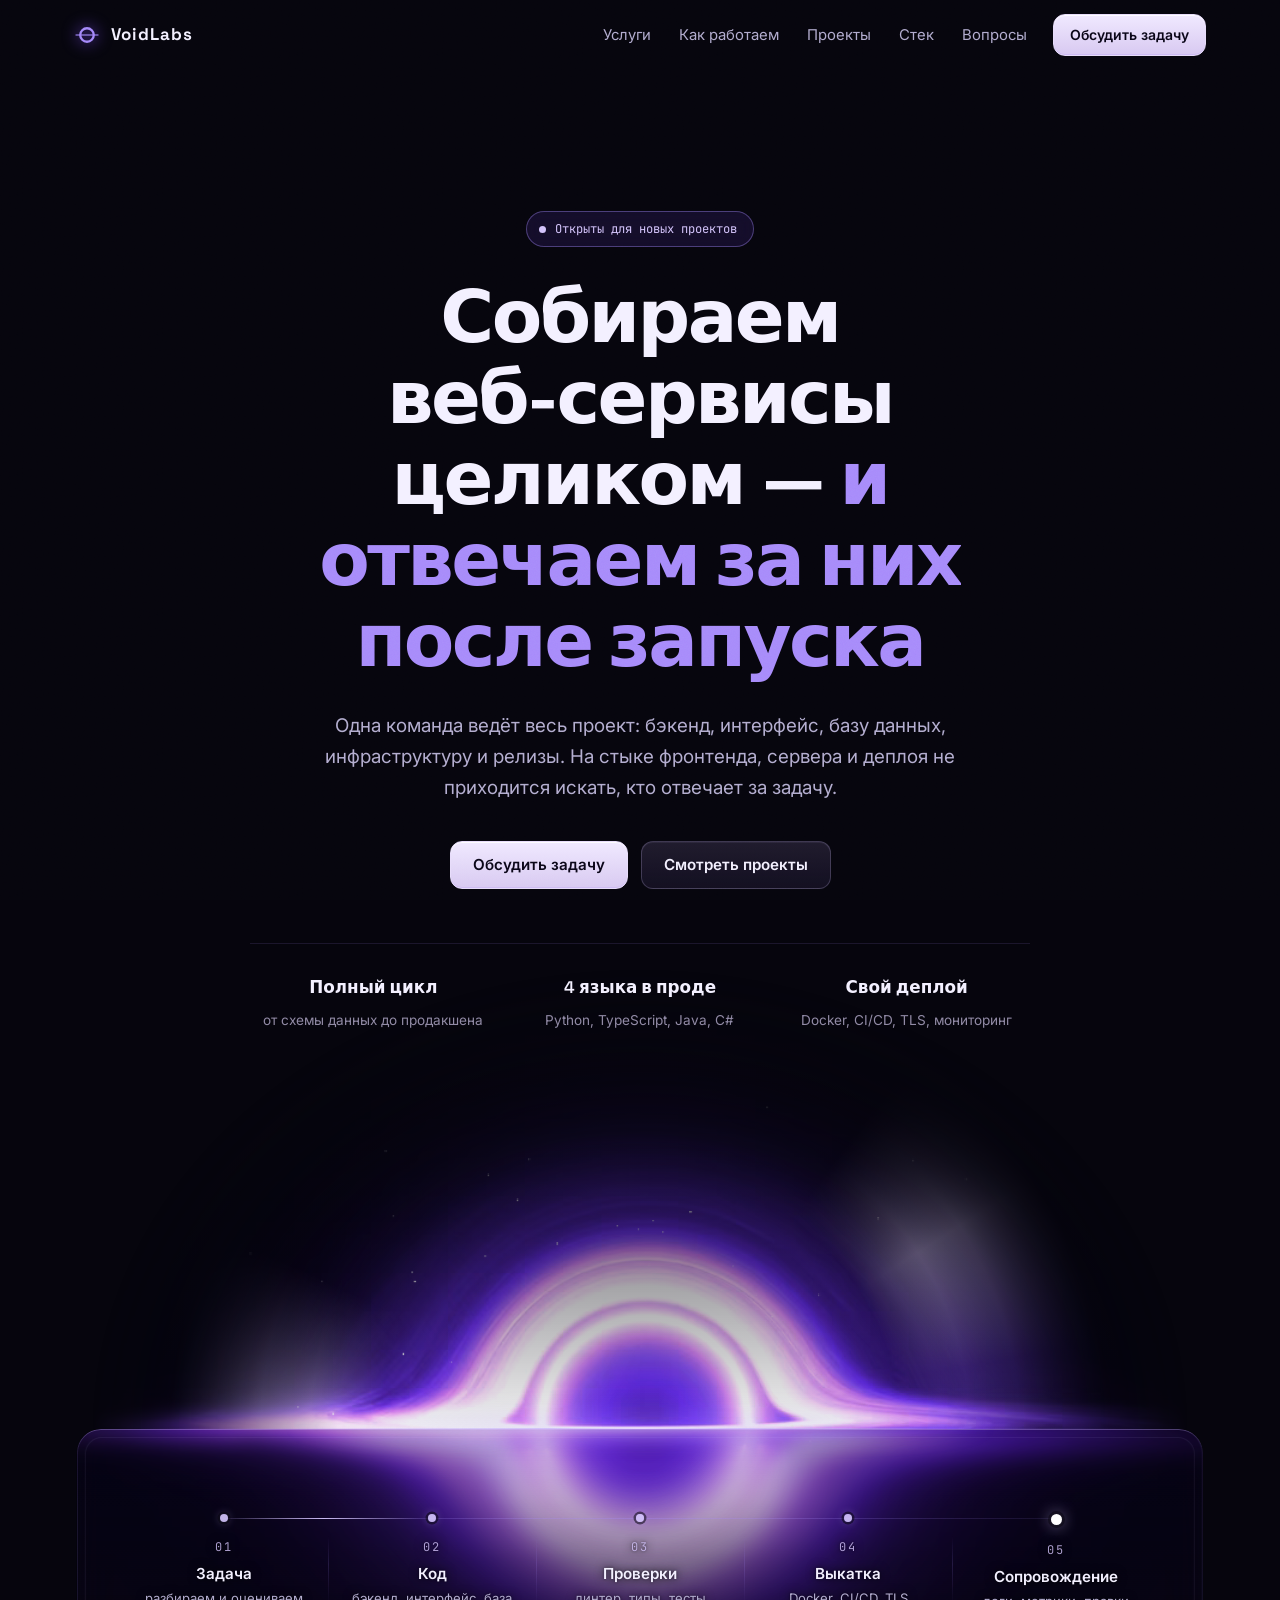
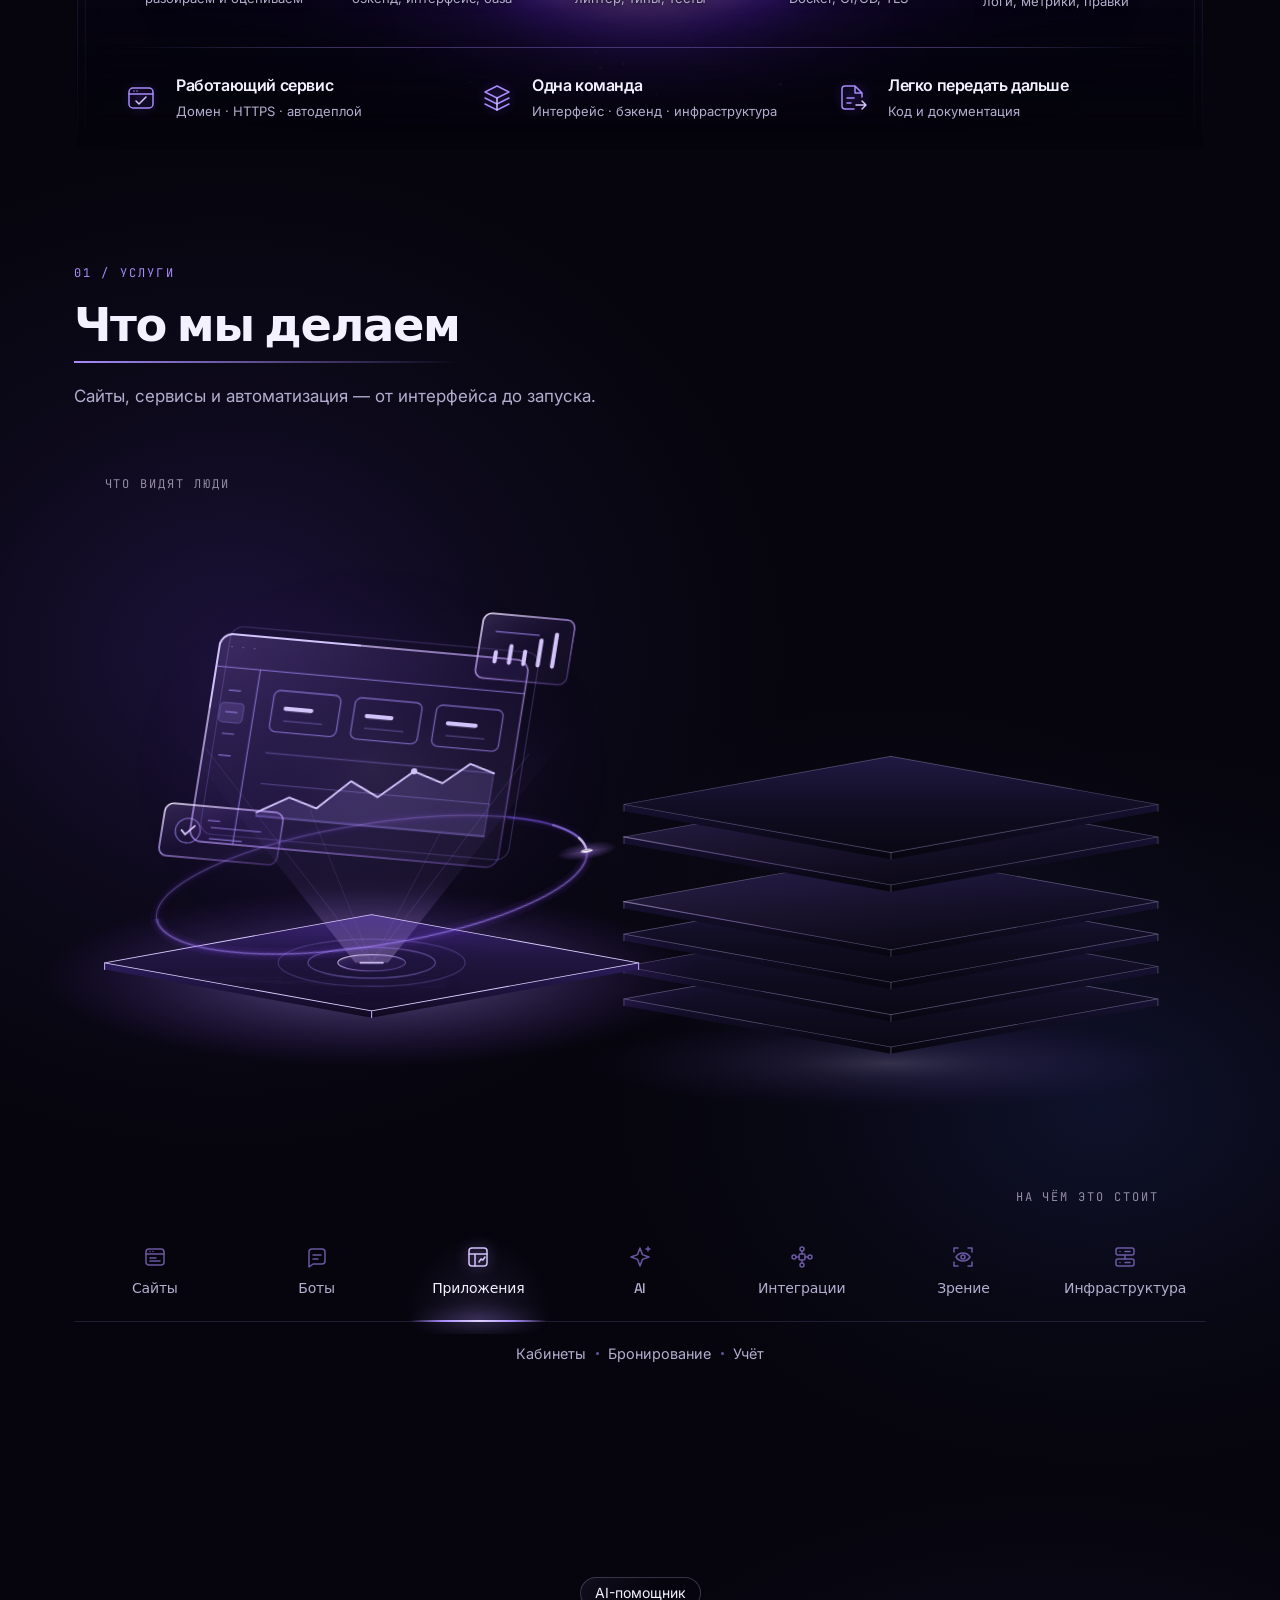
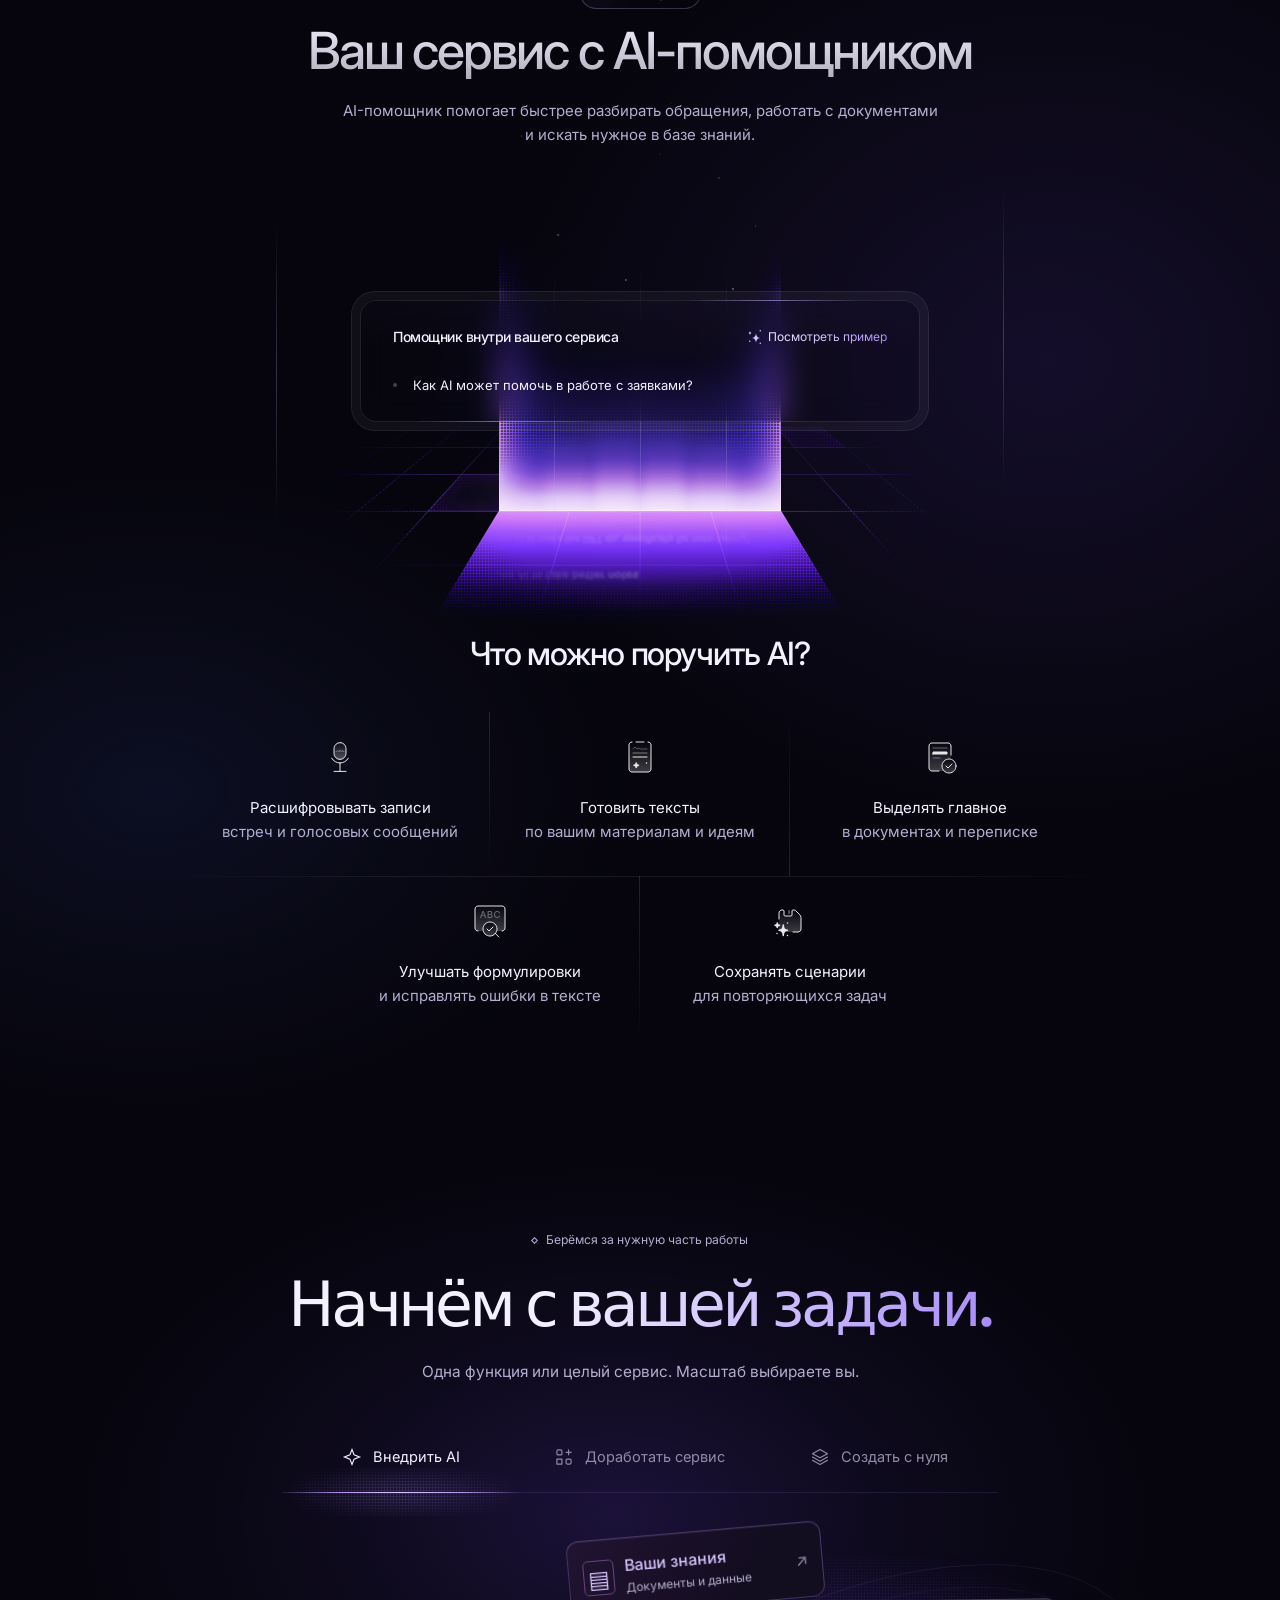
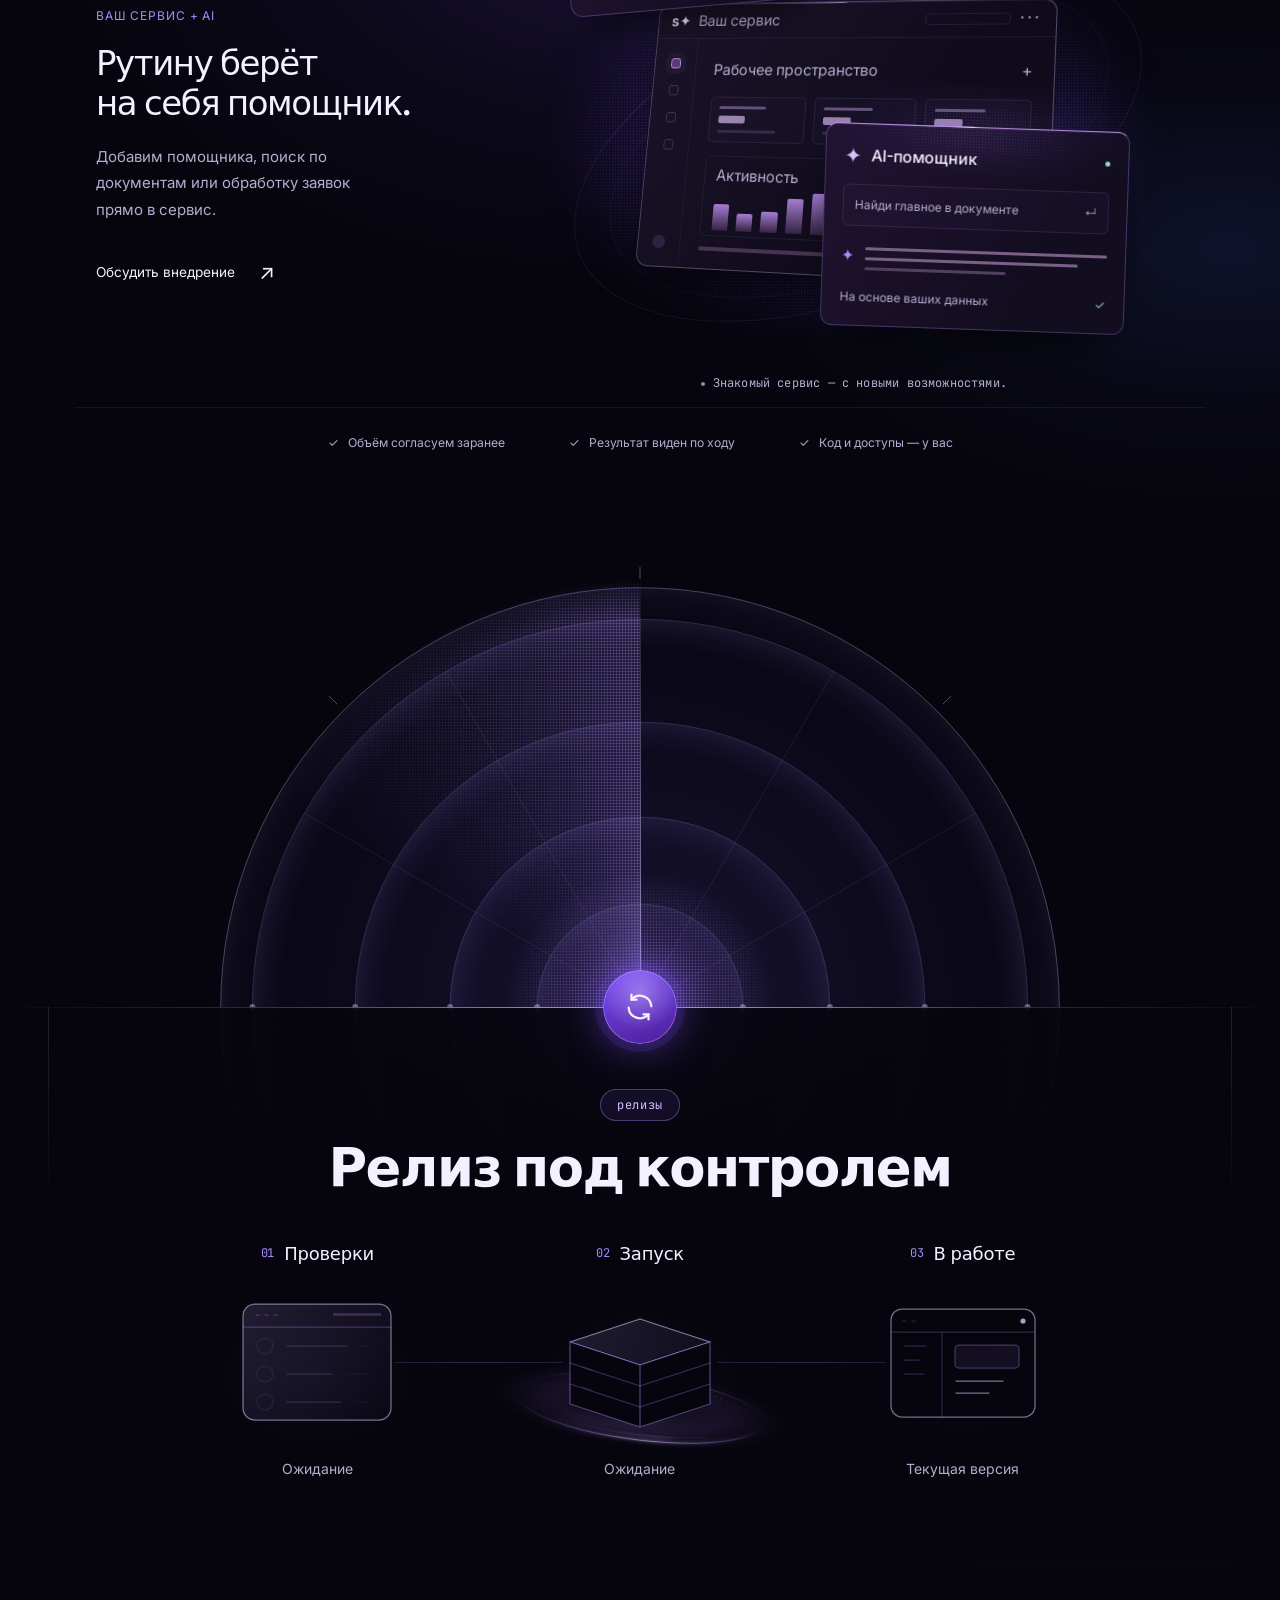
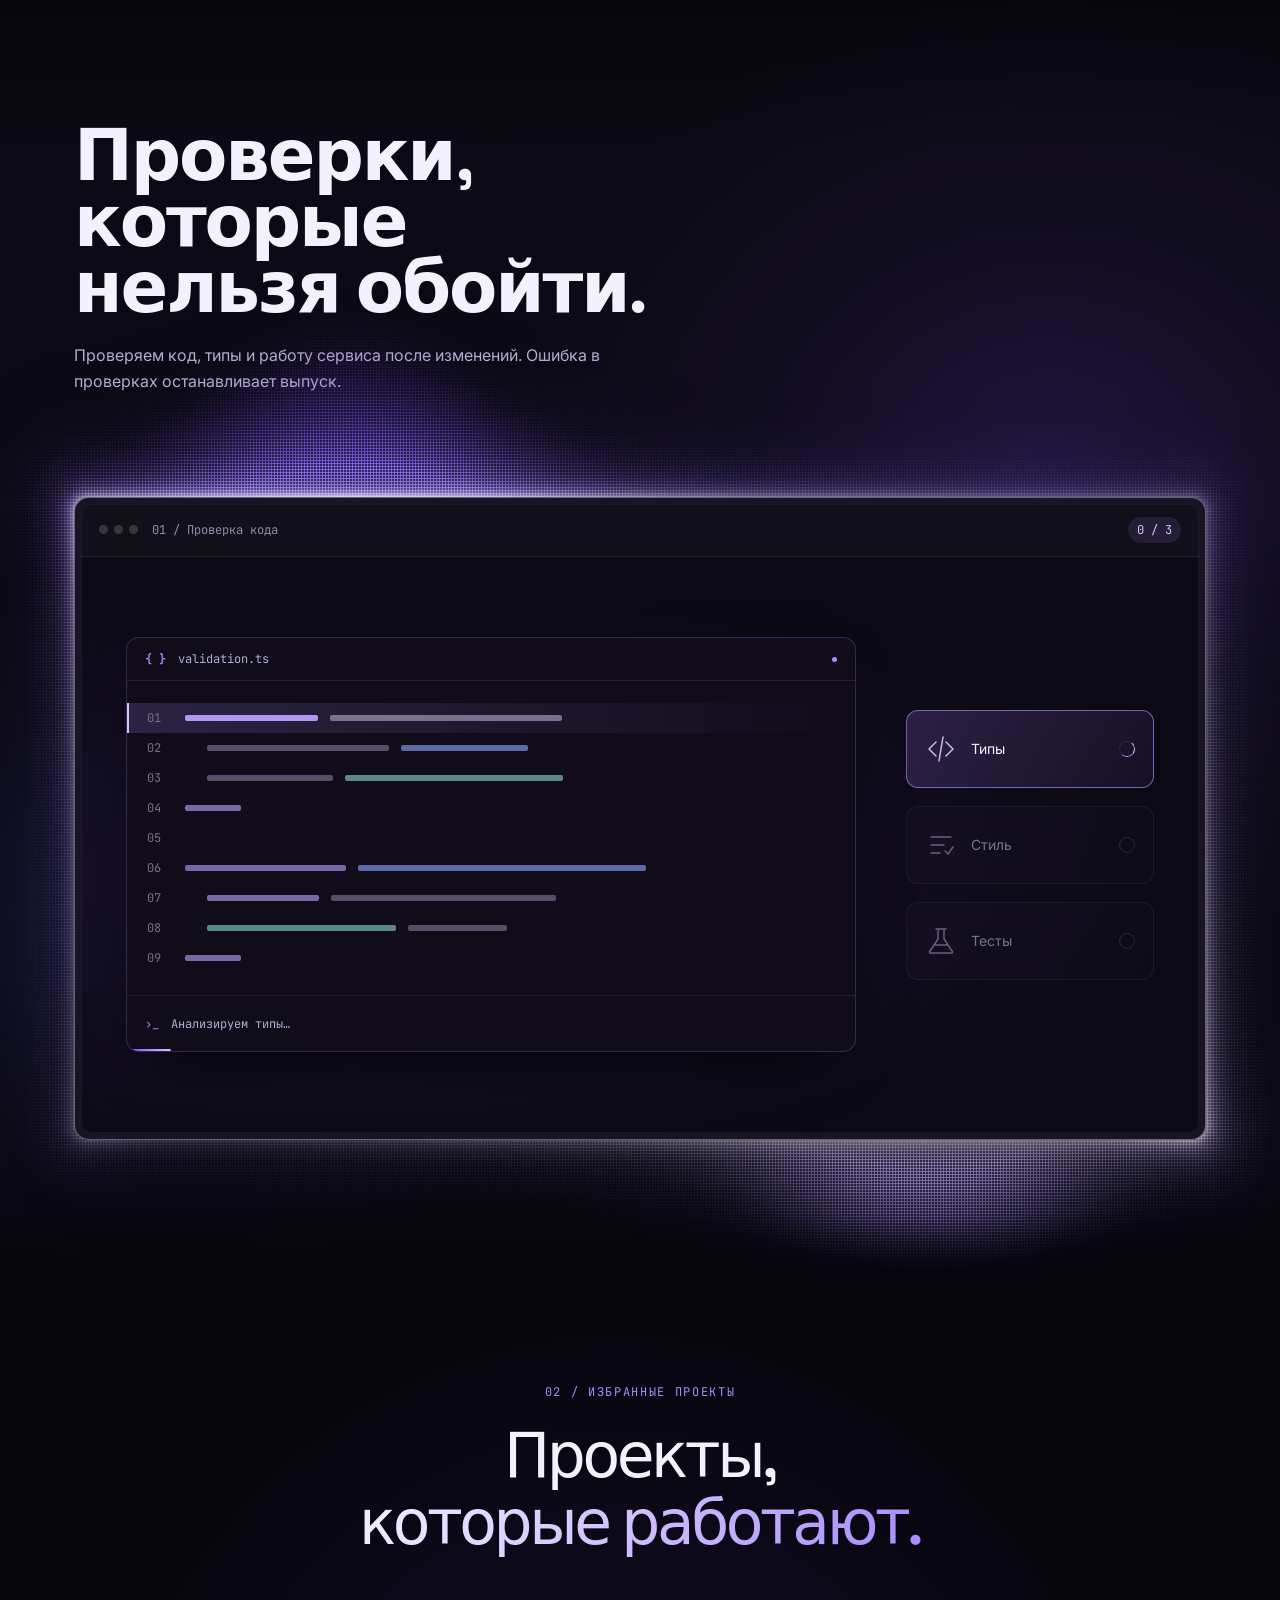
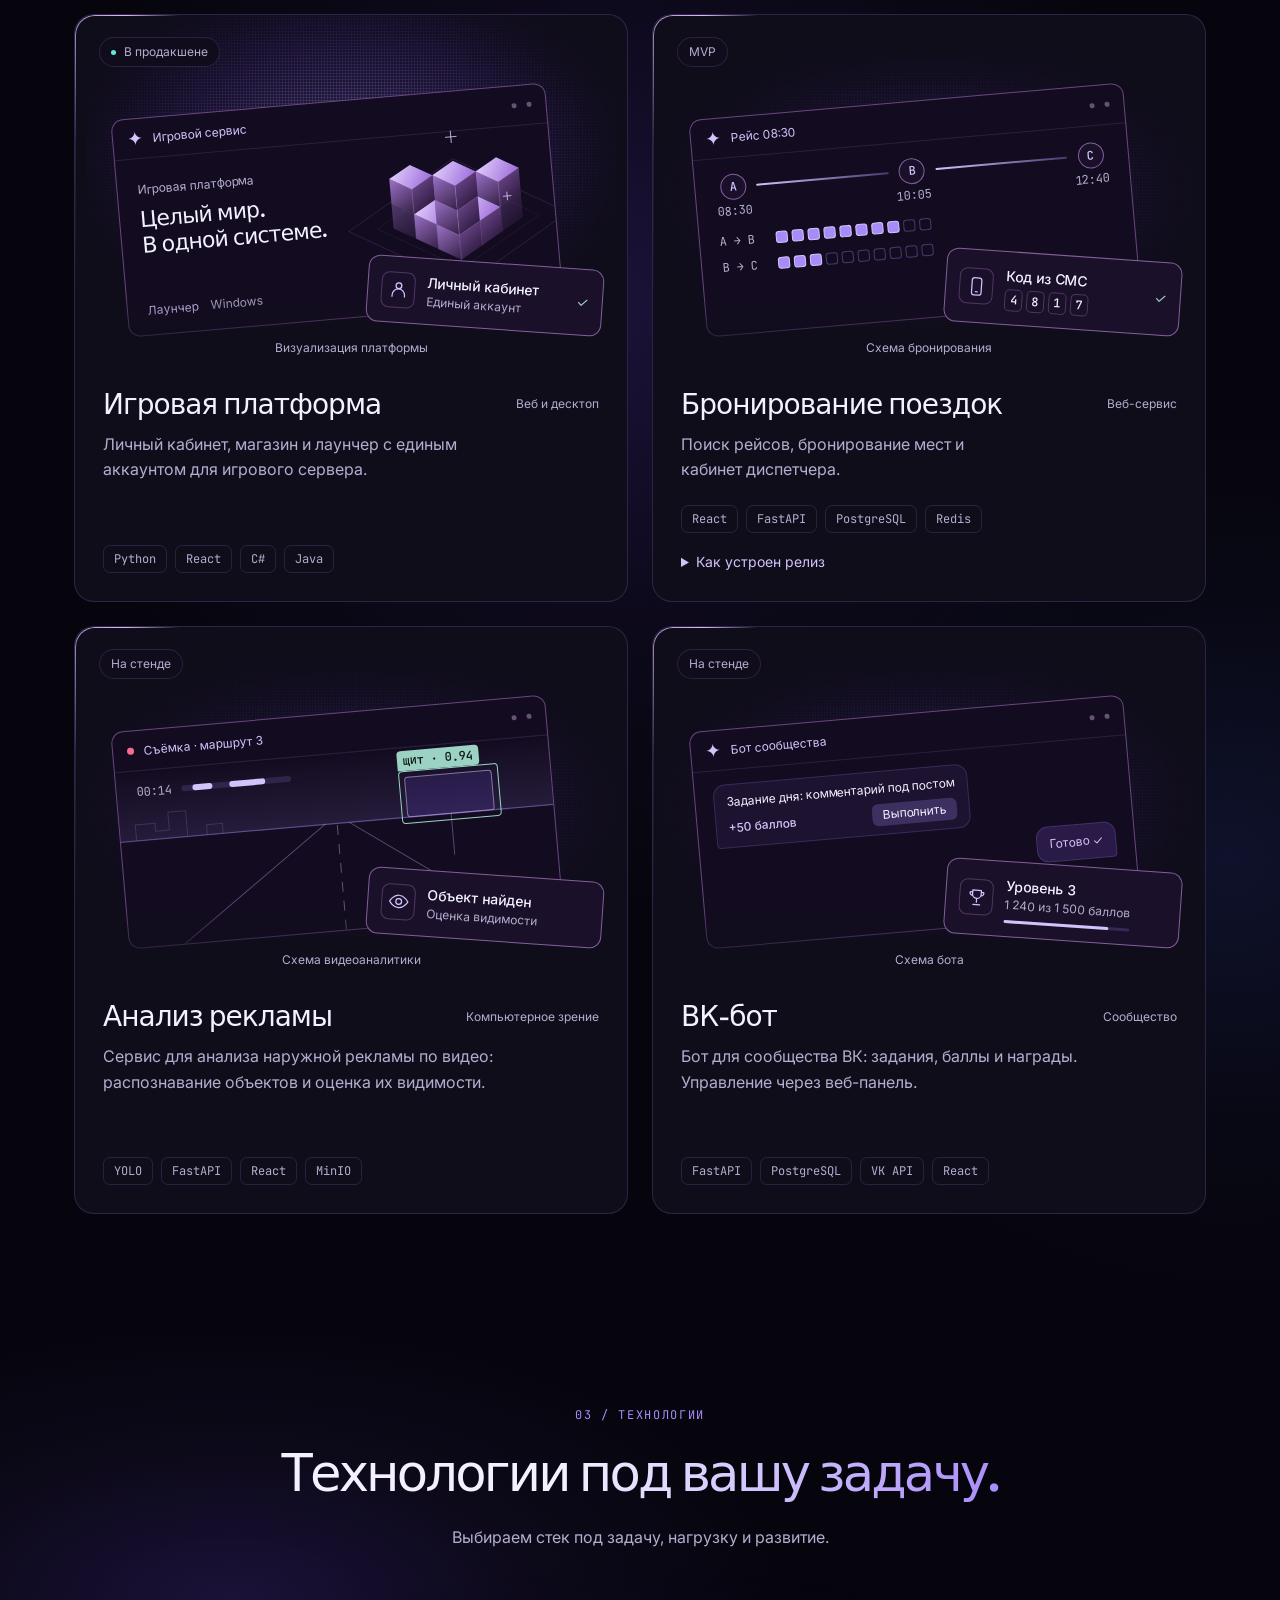
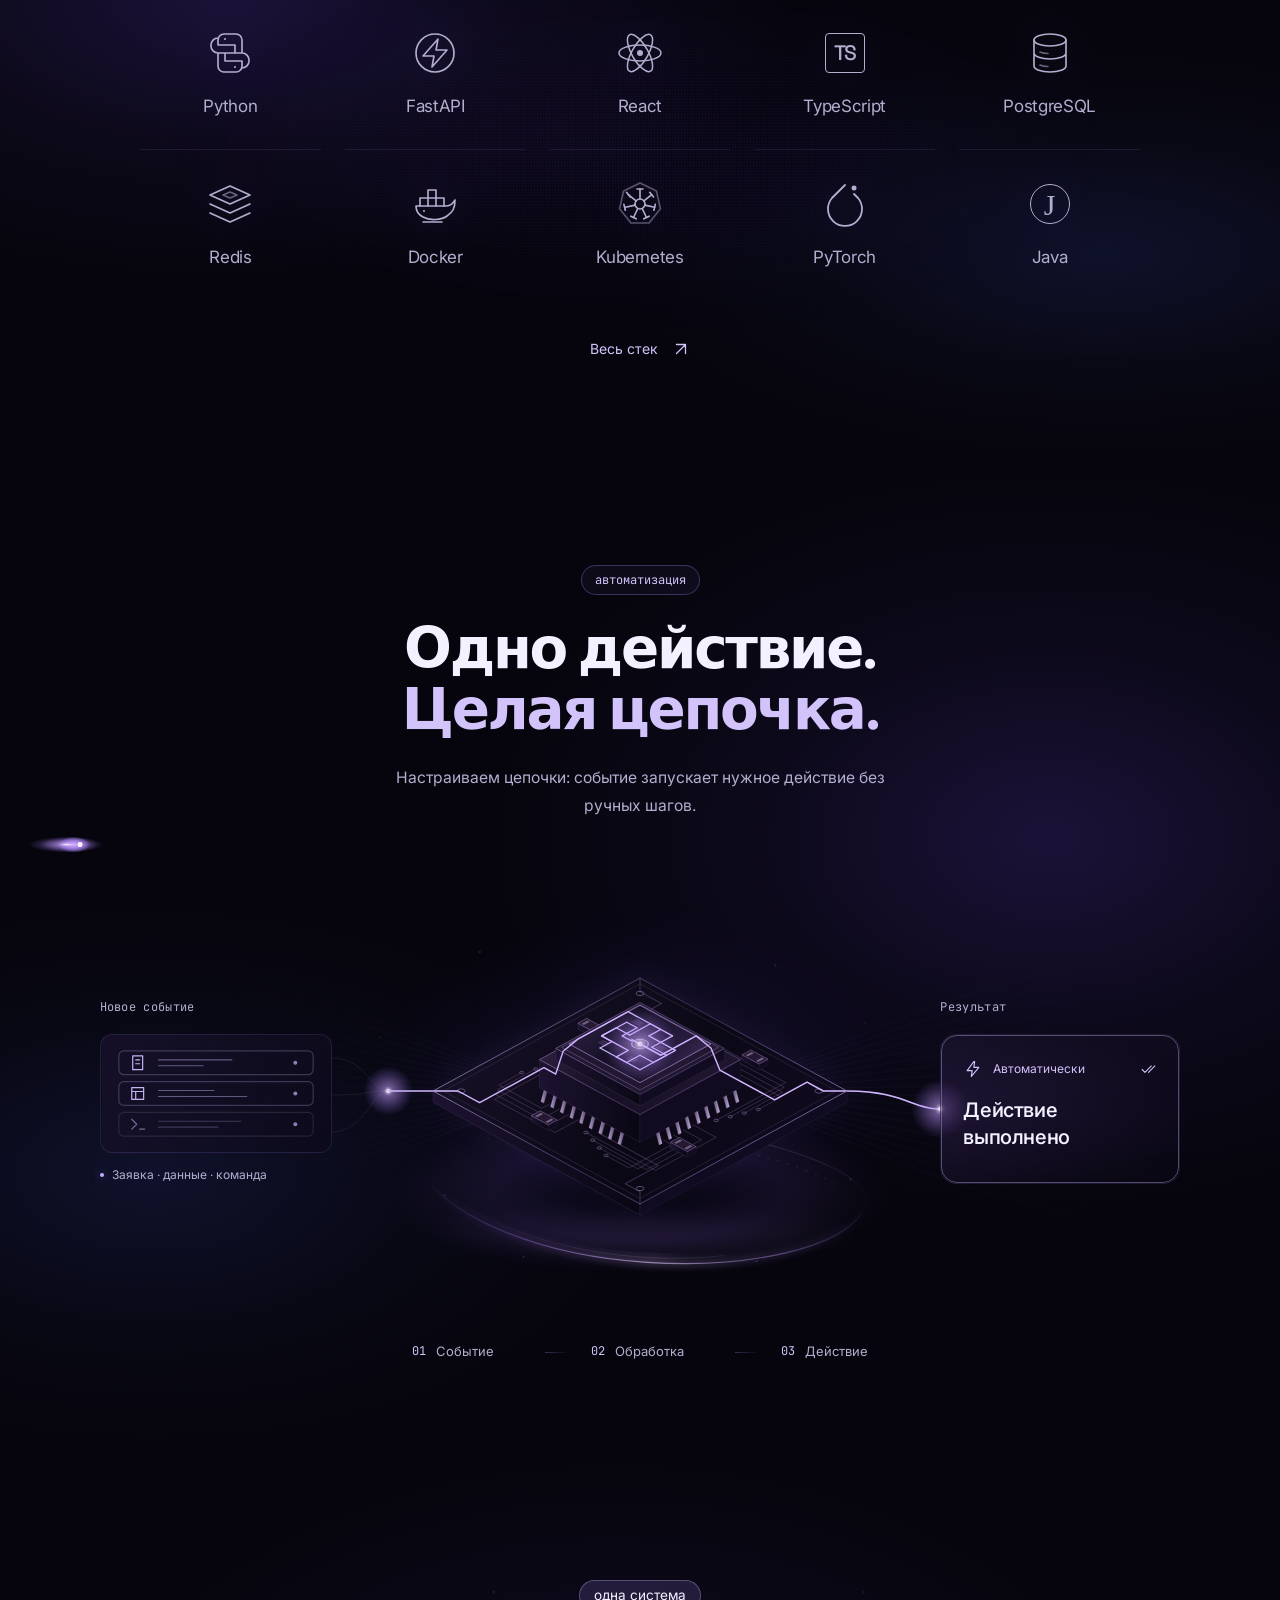
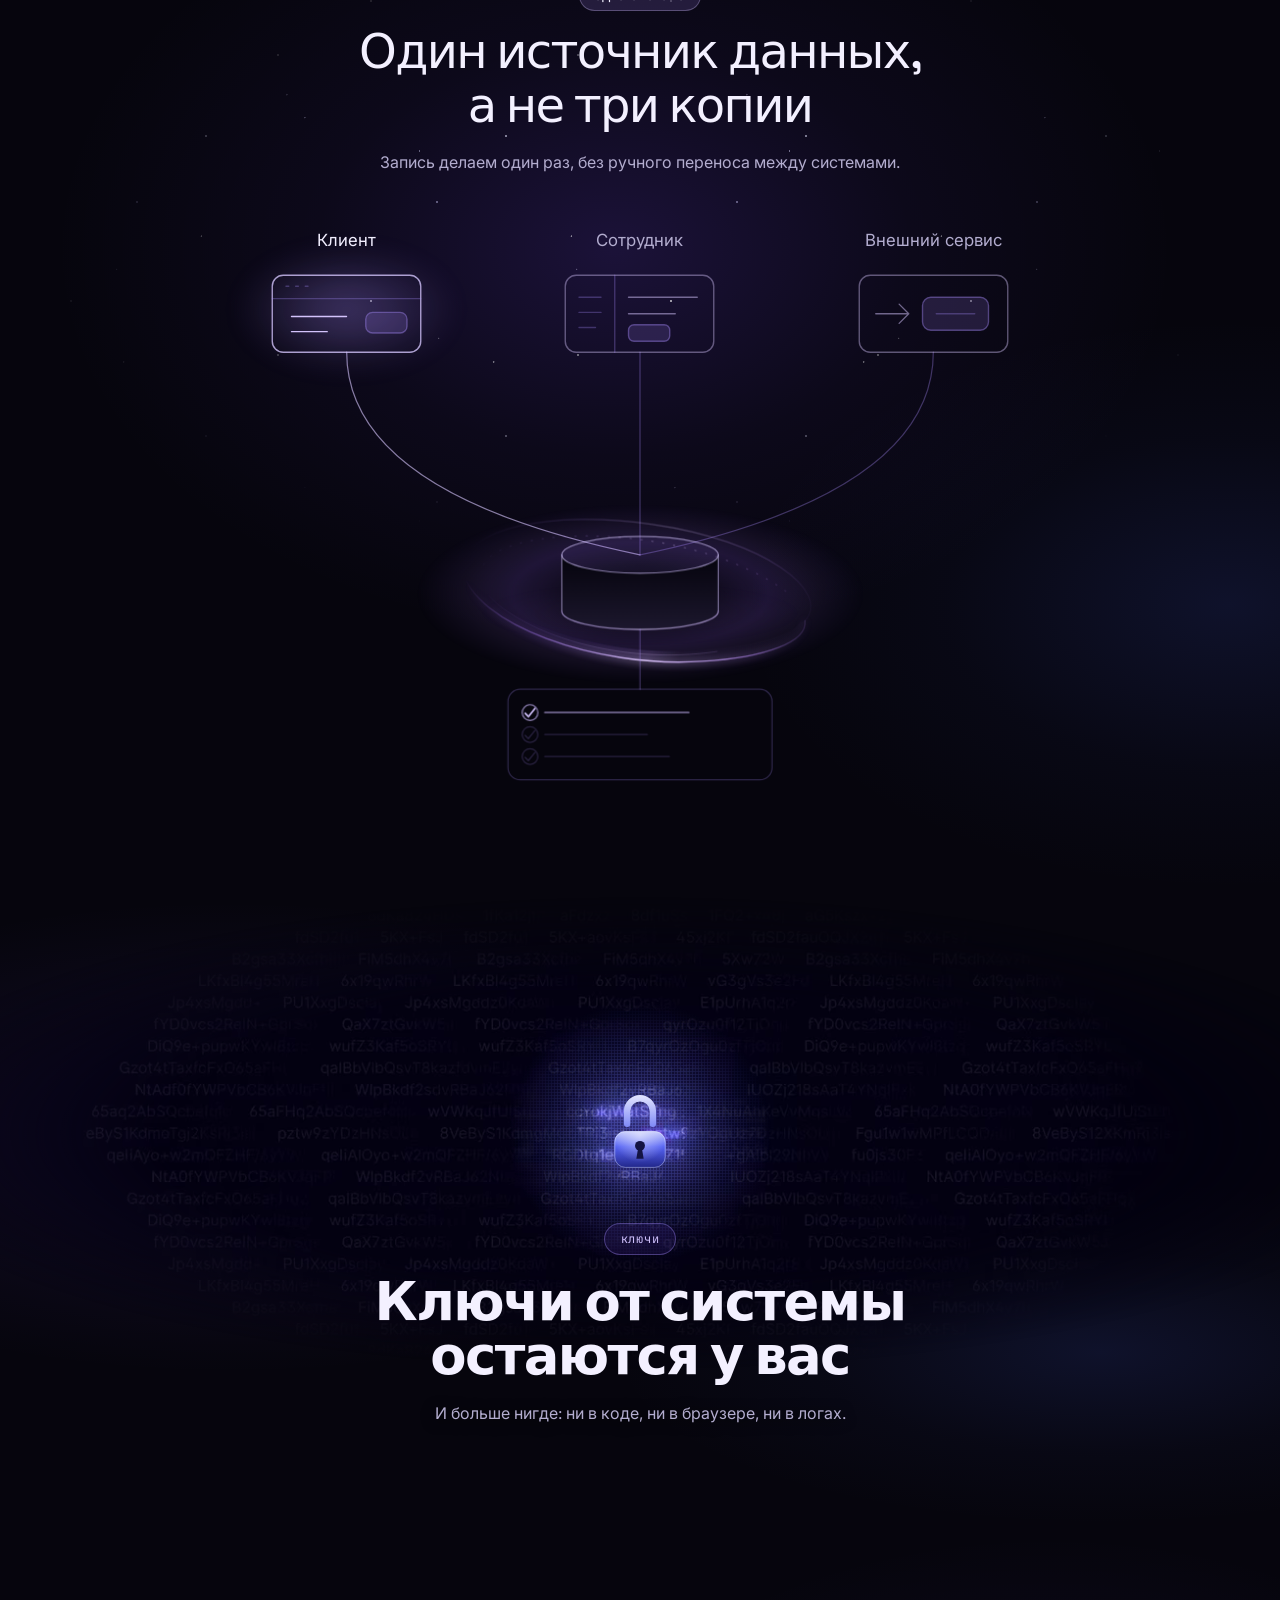
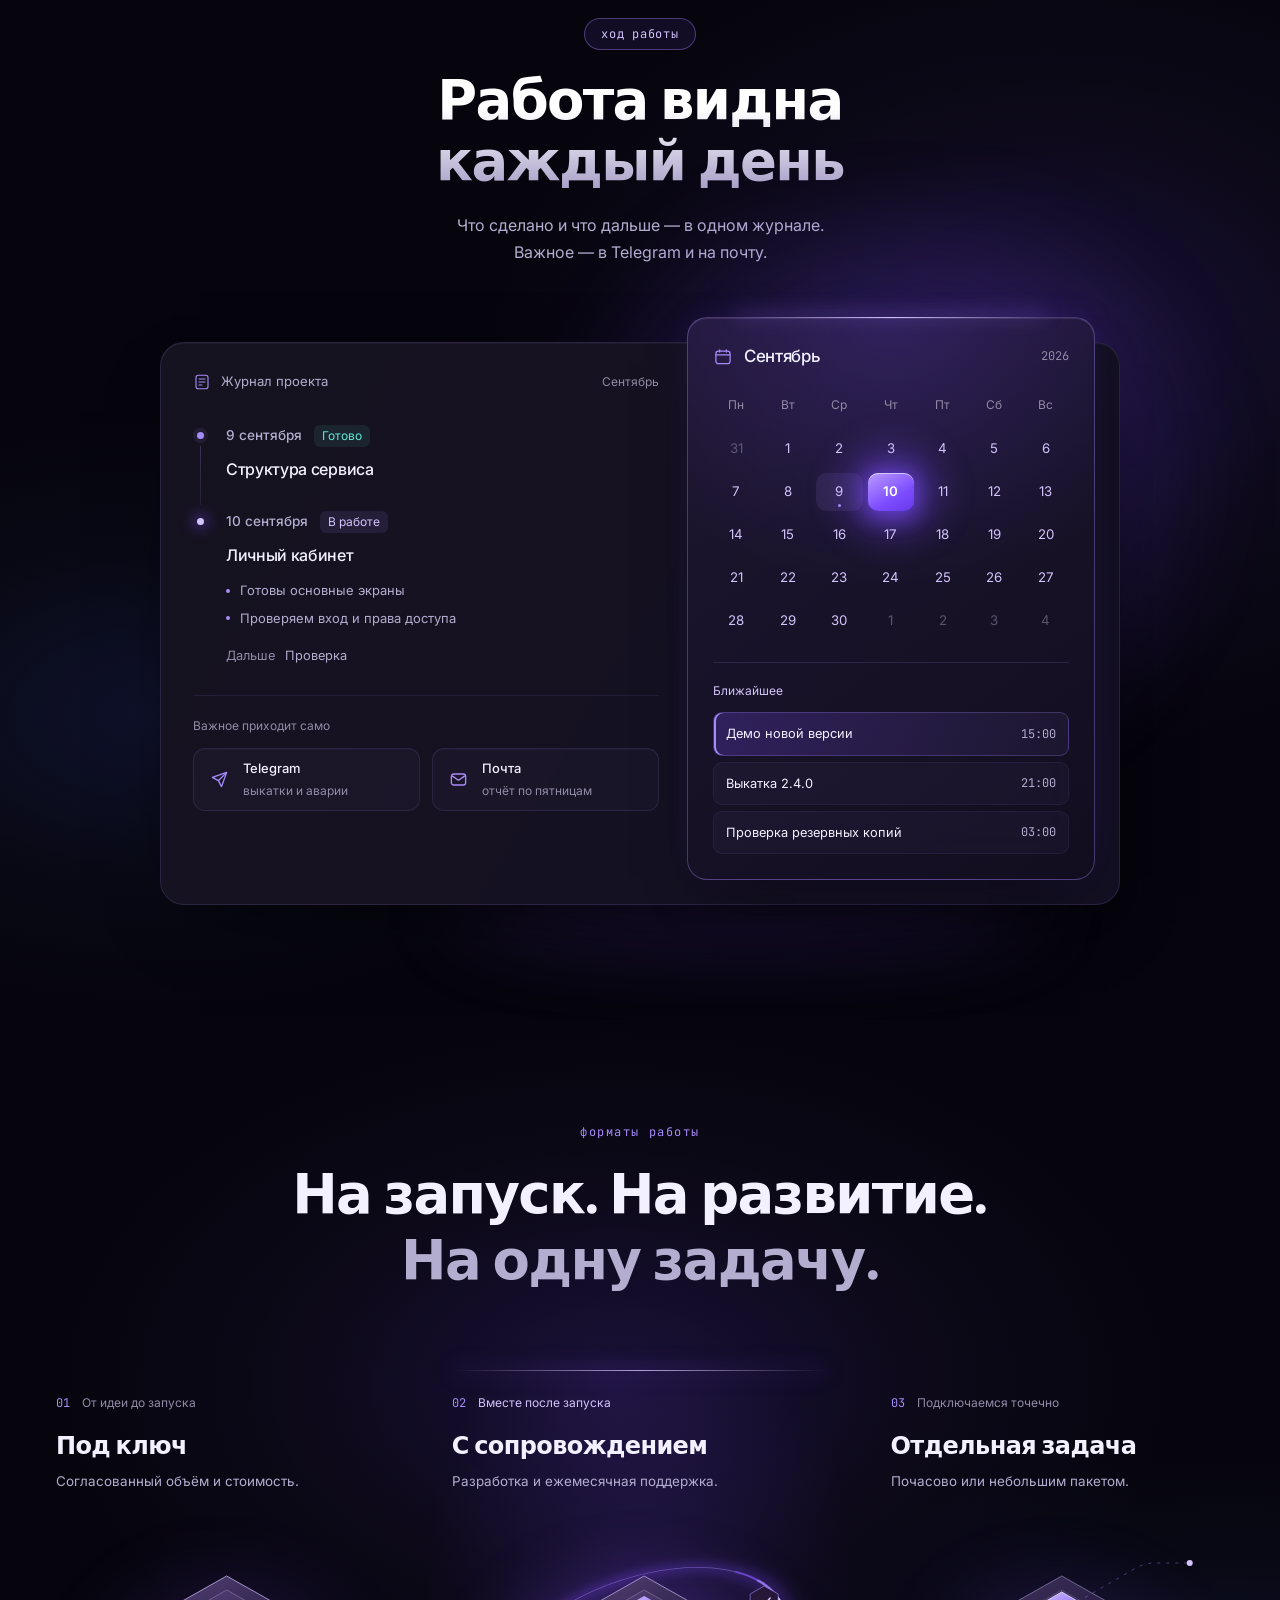
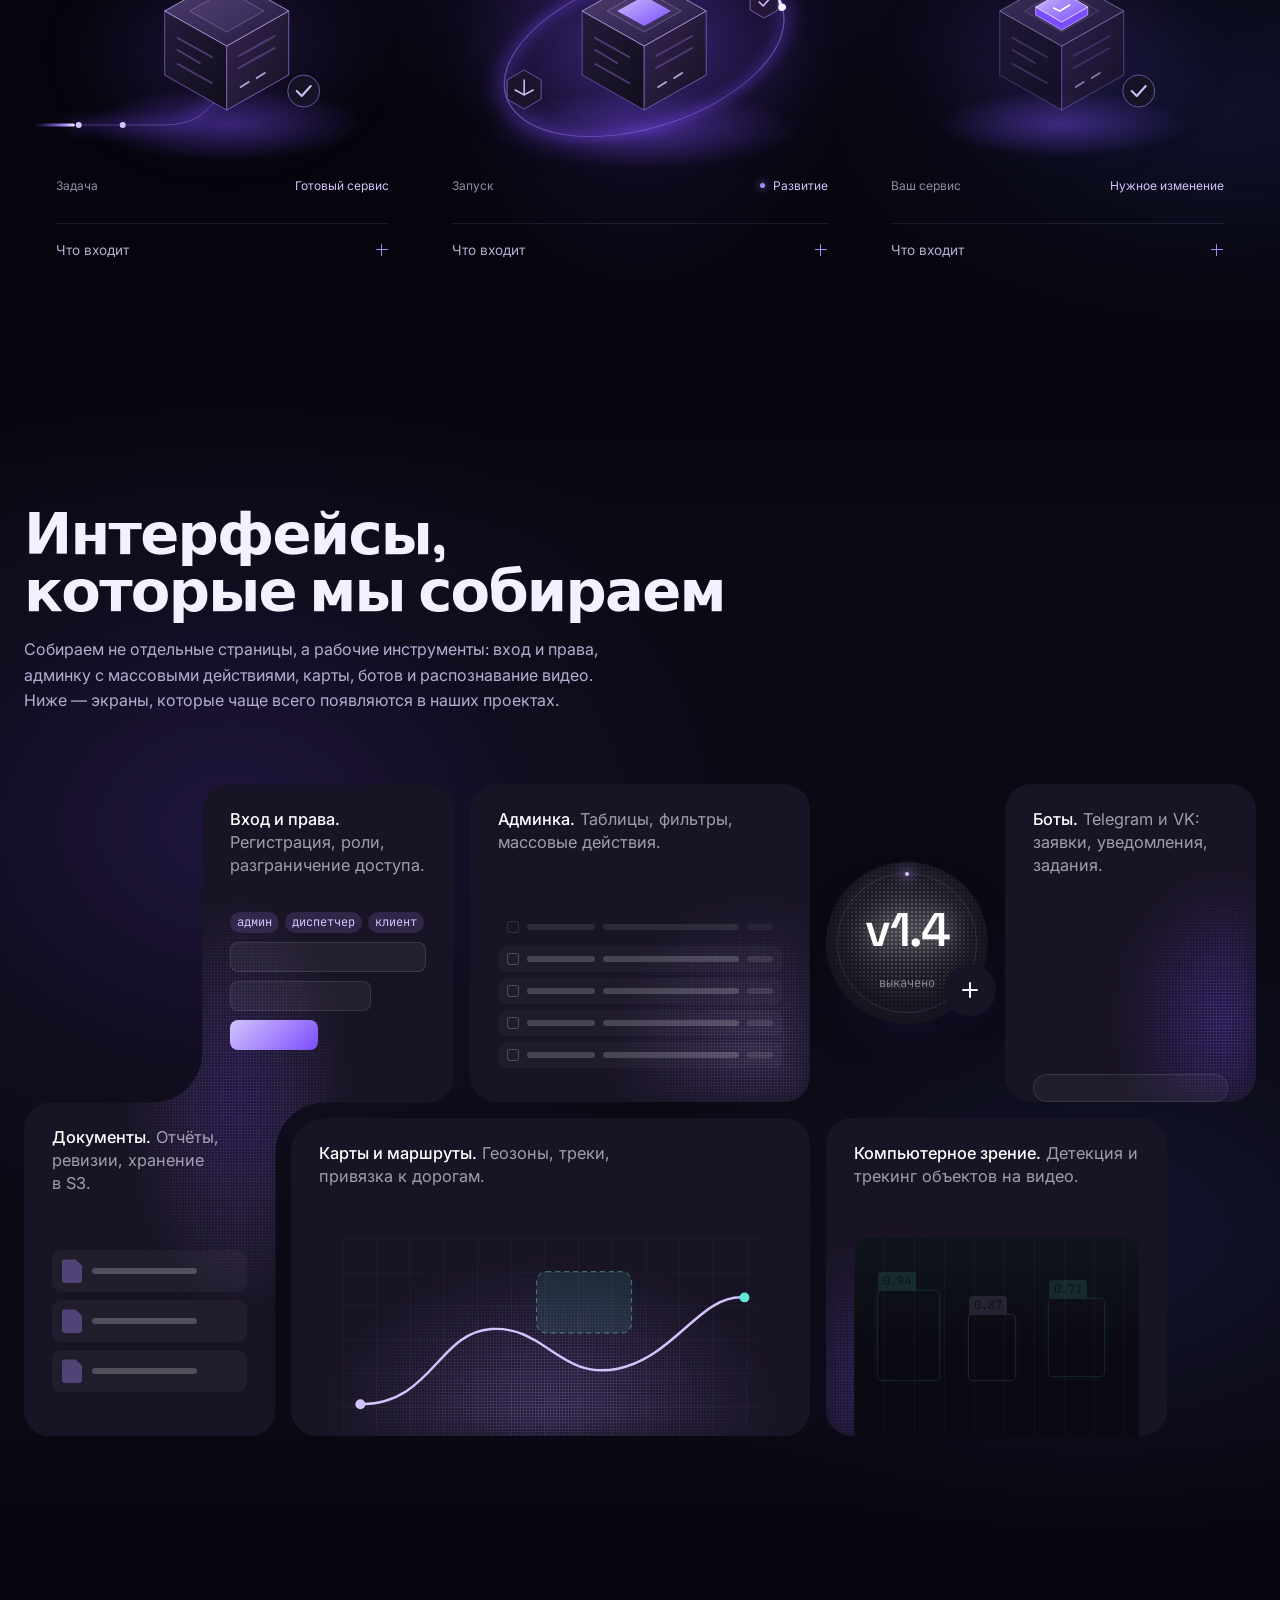
<file: index.html>
<!DOCTYPE html>
<html lang="ru">
<head>
<meta charset="UTF-8">
<meta name="viewport" content="width=device-width, initial-scale=1">
<title>VoidLabs — веб-сервисы под ключ: разработка, инфраструктура, сопровождение</title>
<meta name="description" content="Разрабатываем веб-приложения и сайты: бэкенд, интерфейс, инфраструктура и релизы. Берём проект от схемы базы данных до продакшена и сопровождаем после запуска.">
<meta name="theme-color" content="#06050d">

<meta property="og:type" content="website">
<meta property="og:site_name" content="VoidLabs">
<meta property="og:title" content="VoidLabs — веб-сервисы под ключ">
<meta property="og:description" content="Бэкенд, интерфейс, инфраструктура, релизы и сопровождение после запуска.">
<meta property="og:image" content="assets/blackhole-poster.jpg">

<link rel="icon" href="data:image/svg+xml,<svg xmlns='http://www.w3.org/2000/svg' viewBox='0 0 100 100'><rect width='100' height='100' rx='24' fill='%2306050d'/><ellipse cx='50' cy='50' rx='30' ry='30' fill='none' stroke='%23a78bfa' stroke-width='8'/><path d='M6 50h88' stroke='%23c4b5fd' stroke-width='5' stroke-linecap='round'/></svg>">

<link rel="preconnect" href="https://fonts.googleapis.com">
<link rel="preconnect" href="https://fonts.gstatic.com" crossorigin>
<link rel="preload" href="assets/blackhole-poster.jpg" as="image" fetchpriority="high">
<link href="https://fonts.googleapis.com/css2?family=Inter:wght@400;500;600&family=JetBrains+Mono:wght@400;500&family=Space+Grotesk:wght@500;600;700&display=swap" rel="stylesheet">
<link rel="stylesheet" href="style.css">
<link rel="stylesheet" href="assets/orb-masks.css">
<link rel="stylesheet" href="assets/love-masks.css">
</head>
<body>

<!-- У статичных сцен исходный фон #030014. Убираем его, сохраняя белые
     блики, затем смешиваем свет с общей подложкой сайта. Видео не фильтруются. -->
<svg class="palette-filters" width="0" height="0" aria-hidden="true" focusable="false">
  <defs>
    <filter id="palette-scene" color-interpolation-filters="sRGB">
      <feComponentTransfer>
        <feFuncR type="linear" slope="1.011905" intercept="-.011905"/>
        <feFuncG type="identity"/>
        <feFuncB type="linear" slope="1.085106" intercept="-.085106"/>
      </feComponentTransfer>
    </filter>
    <radialGradient id="sceneOrbitSpark">
      <stop stop-color="#e7d2ff" stop-opacity=".7"/>
      <stop offset=".22" stop-color="#b98aff" stop-opacity=".4"/>
      <stop offset="1" stop-color="#ad79ff" stop-opacity="0"/>
    </radialGradient>
  </defs>
</svg>

<a class="skip-link" href="#main">К содержанию</a>

<div class="page-progress" id="pageProgress" aria-hidden="true"></div>
<div class="grain" aria-hidden="true"></div>

<header class="topbar" id="topbar">
  <div class="wrap topbar-inner">
    <a class="wordmark" href="#top" aria-label="VoidLabs — на главную">
      <span class="wordmark-mark" aria-hidden="true">
        <svg viewBox="0 0 100 100" width="26" height="26">
          <ellipse cx="50" cy="50" rx="26" ry="26" fill="none" stroke="currentColor" stroke-width="9"/>
          <path d="M8 50h84" stroke="currentColor" stroke-width="6" stroke-linecap="round" opacity=".75"/>
        </svg>
      </span>
      <span class="wordmark-text">VoidLabs</span>
    </a>

    <nav class="topnav" id="topnav" aria-label="Разделы сайта">
      <a href="#services">Услуги</a>
      <a href="#work">Как работаем</a>
      <a href="#cases">Проекты</a>
      <a href="#stack">Стек</a>
      <a href="#faq">Вопросы</a>
    </nav>

    <div class="topbar-actions">
      <a class="btn btn-primary btn-sm topbar-cta" href="#contact">Обсудить задачу</a>
      <button class="icon-btn burger" id="burger" type="button" aria-label="Меню" aria-expanded="false" aria-controls="topnav">
        <span></span><span></span>
      </button>
    </div>
  </div>
</header>

<main id="main">
<span id="top"></span>

<!-- ===================== HERO ===================== -->
<section class="hero" id="hero">

  <div class="wrap hero-inner">
    <p class="eyebrow reveal">
      <span class="pulse" aria-hidden="true"></span>
      Открыты для новых проектов
    </p>

    <h1 class="hero-title" data-split>Собираем веб-сервисы целиком — и отвечаем за них после запуска</h1>

    <p class="lede reveal">
      Одна команда ведёт весь проект: бэкенд, интерфейс, базу данных,
      инфраструктуру и релизы. На стыке фронтенда, сервера и деплоя не
      приходится искать, кто отвечает за задачу.
    </p>

    <div class="hero-cta reveal">
      <a class="btn btn-primary" href="#contact">Обсудить задачу</a>
      <a class="btn btn-ghost" href="#cases">Смотреть проекты</a>
    </div>

    <ul class="hero-facts reveal">
      <li><strong>Полный цикл</strong><span>от схемы данных до продакшена</span></li>
      <li><strong>4 языка в проде</strong><span>Python, TypeScript, Java, C#</span></li>
      <li><strong>Свой деплой</strong><span>Docker, CI/CD, TLS, мониторинг</span></li>
    </ul>
  </div>

  <!-- Центр диска совпадает с верхом матового стекла. Верхняя дуга открыта,
       нижняя видна через размытие; разлёт света затухает у краёв панели. -->
  <div class="hero-stage" aria-hidden="true">
    <video
      id="heroVideo"
      class="hero-video"
      poster="assets/blackhole-poster.jpg"
      autoplay muted loop playsinline preload="metadata">
      <source src="assets/blackhole-800.webm"  type="video/webm" media="(max-width: 760px)">
      <source src="assets/blackhole-1600.webm" type="video/webm">
      <source src="assets/blackhole-1600.mp4"  type="video/mp4">
    </video>
    <div class="hero-rim" aria-hidden="true"><i></i></div>
    <!-- Мелкая пыль медленно сходится к диску. Холст живёт
         под завесой, поэтому подчиняется тому же приглушению, что и дуга. -->
    <canvas class="hero-dust" aria-hidden="true"></canvas>
    <div class="hero-stage-veil"></div>
  </div>

  <!-- Матовое стекло начинается в центре диска и размывает его нижнюю
       половину. Слабый след дуги вынесен в отдельный слой.
       Отражение — тот же кадр диска, перевёрнутый и сложенный по screen:
       чёрный фон снимка при этом ничего не добавляет, наружу выходит
       только свет, поэтому прямоугольника не видно. -->
  <div class="hero-deck" aria-hidden="true">
    <span class="hero-deck-glow"></span>
    <img class="hero-deck-mirror" src="assets/blackhole-poster.jpg" alt=""
         width="1600" height="900" loading="eager" decoding="async" fetchpriority="high">
  </div>

  <!-- Этапы и результат на общей панели. Текст находится вне декоративной
       .hero-deck с aria-hidden, чтобы оставаться доступным скринридеру. -->
  <div class="hero-summary">
    <ol class="hero-flow" aria-label="Этапы работы">
      <li>
        <span class="hero-flow-dot" aria-hidden="true"></span>
        <span class="hero-flow-num" aria-hidden="true">01</span>
        <b>Задача</b>
        <span class="hero-flow-note">разбираем и оцениваем</span>
      </li>
      <li>
        <span class="hero-flow-dot" aria-hidden="true"></span>
        <span class="hero-flow-num" aria-hidden="true">02</span>
        <b>Код</b>
        <span class="hero-flow-note">бэкенд, интерфейс, база</span>
      </li>
      <li>
        <span class="hero-flow-dot" aria-hidden="true"></span>
        <span class="hero-flow-num" aria-hidden="true">03</span>
        <b>Проверки</b>
        <span class="hero-flow-note">линтер, типы, тесты</span>
      </li>
      <li>
        <span class="hero-flow-dot" aria-hidden="true"></span>
        <span class="hero-flow-num" aria-hidden="true">04</span>
        <b>Выкатка</b>
        <span class="hero-flow-note">Docker, CI/CD, TLS</span>
      </li>
      <li>
        <span class="hero-flow-dot" aria-hidden="true"></span>
        <span class="hero-flow-num" aria-hidden="true">05</span>
        <b>Сопровождение</b>
        <span class="hero-flow-note">логи, метрики, правки</span>
      </li>
    </ol>

    <ul class="hero-benefits" id="value" aria-label="Что вы получаете">
      <li>
        <span class="hero-benefit-icon" aria-hidden="true">
          <svg viewBox="0 0 32 32" fill="none" stroke="currentColor" stroke-width="1.5" stroke-linecap="round" stroke-linejoin="round">
            <rect x="4" y="6" width="24" height="20" rx="4"/>
            <path d="M4 12h24M9 9h.01M12 9h.01"/>
            <path class="hero-benefit-accent" d="m11 19 3 3 7-7"/>
          </svg>
        </span>
        <div><h2>Работающий сервис</h2><p>Домен · HTTPS · автодеплой</p></div>
      </li>
      <li>
        <span class="hero-benefit-icon" aria-hidden="true">
          <svg viewBox="0 0 32 32" fill="none" stroke="currentColor" stroke-width="1.5" stroke-linecap="round" stroke-linejoin="round">
            <path d="m16 4 12 6-12 6-12-6 12-6ZM4 16l12 6 12-6M4 22l12 6 12-6"/>
            <path class="hero-benefit-accent" d="M16 16v12"/>
          </svg>
        </span>
        <div><h2>Одна команда</h2><p>Интерфейс · бэкенд · инфраструктура</p></div>
      </li>
      <li>
        <span class="hero-benefit-icon" aria-hidden="true">
          <svg viewBox="0 0 32 32" fill="none" stroke="currentColor" stroke-width="1.5" stroke-linecap="round" stroke-linejoin="round">
            <path d="M17 27H8a3 3 0 0 1-3-3V7a3 3 0 0 1 3-3h10l7 7v4M18 4v7h7M10 16h7M10 21h4"/>
            <path class="hero-benefit-accent" d="M19 23h10m-4-4 4 4-4 4"/>
          </svg>
        </span>
        <div><h2>Легко передать дальше</h2><p>Код и документация</p></div>
      </li>
    </ul>
  </div>

  <div class="hero-horizon" aria-hidden="true"></div>
</section>

<!-- ===================== УСЛУГИ ===================== -->
<section class="section" id="services">
  <div class="wrap">
    <header class="section-head reveal">
      <p class="section-label">01 / услуги</p>
      <h2 class="underline-grow">Что мы делаем</h2>
      <p class="section-lede">Сайты, сервисы и автоматизация — от интерфейса до запуска.</p>
    </header>

    <!-- Плита выезжает вместе со своей проекцией: один SVG-контейнер
         сохраняет их привязку при любом переключении и размере экрана. -->
    <div class="strata" data-active="2">
      <div class="strata-scene reveal" aria-hidden="true">
        <p class="strata-cap is-top">что видят люди</p>

        <div class="strata-projector">
          <svg class="strata-figure" viewBox="0 30 970 580" fill="none" stroke-linecap="round" stroke-linejoin="round" focusable="false">
            <defs>
              <linearGradient id="strataFace" x1="0" y1="0" x2="0" y2="1">
                <stop offset="0" stop-color="#211a44" />
                <stop offset=".55" stop-color="#110d23" />
                <stop offset="1" stop-color="#0a0814" />
              </linearGradient>
              <linearGradient id="strataFaceOn" x1="0" y1="0" x2="0" y2="1">
                <stop offset="0" stop-color="#3c2578" />
                <stop offset=".45" stop-color="#20153f" />
                <stop offset="1" stop-color="#150e2a" />
              </linearGradient>
              <linearGradient id="strataSide" x1="0" y1="0" x2="0" y2="1">
                <stop offset="0" stop-color="#171132" />
                <stop offset="1" stop-color="#07060f" />
              </linearGradient>
              <linearGradient id="strataSideOn" x1="0" y1="0" x2="0" y2="1">
                <stop offset="0" stop-color="#2c1c5c" />
                <stop offset="1" stop-color="#0f0a1f" />
              </linearGradient>
              <linearGradient id="strataSpark" x1="0" y1="0" x2="1" y2="0">
                <stop offset="0" stop-color="#c9b1ff" stop-opacity="0" />
                <stop offset=".7" stop-color="#c9b1ff" />
                <stop offset="1" stop-color="#f4ecff" />
              </linearGradient>
              <!-- Длина ребра: hypot(286, 92). Каждый след обрезан своим ребром. -->
              <clipPath id="strataSparkBounds" clipPathUnits="userSpaceOnUse">
                <rect x="0" y="-5" width="300.433021" height="10" />
              </clipPath>
              <linearGradient id="holoGlass" x1="0" y1="0" x2="1" y2="1">
                <stop stop-color="#ba92ff" stop-opacity=".2" />
                <stop offset=".5" stop-color="#673bbd" stop-opacity=".1" />
                <stop offset="1" stop-color="#a78bfa" stop-opacity=".04" />
              </linearGradient>
              <linearGradient id="holoEdge" x1="0" y1="0" x2="1" y2="1">
                <stop stop-color="#f5ecff" />
                <stop offset=".45" stop-color="#c5a5ff" stop-opacity=".8" />
                <stop offset="1" stop-color="#9161df" stop-opacity=".3" />
              </linearGradient>
              <linearGradient id="holoBeam" x1="0" y1="1" x2="0" y2="0">
                <stop stop-color="#ddc5ff" stop-opacity=".3" />
                <stop offset=".35" stop-color="#a375ff" stop-opacity=".07" />
                <stop offset="1" stop-color="#a375ff" stop-opacity="0" />
              </linearGradient>
              <linearGradient id="holoSignal" x1="0" y1="0" x2="0" y2="1">
                <stop stop-color="#f8f0ff" />
                <stop offset="1" stop-color="#b284ff" stop-opacity="0" />
              </linearGradient>
              <clipPath id="holoVisionClip">
                <rect x="231" y="74" width="268" height="198" rx="12" />
              </clipPath>
              <radialGradient id="strataSoftLight">
                <stop stop-color="#d9c5ff" stop-opacity=".85" />
                <stop offset=".34" stop-color="#a78bfa" stop-opacity=".45" />
                <stop offset="1" stop-color="#7c3aed" stop-opacity="0" />
              </radialGradient>
              <linearGradient id="holoSweep" x1="0" y1="0" x2="1" y2="0">
                <stop stop-color="#d8c3ff" stop-opacity="0" />
                <stop offset=".23" stop-color="#d8c3ff" stop-opacity=".5" />
                <stop offset=".5" stop-color="#fff6ff" />
                <stop offset=".77" stop-color="#d8c3ff" stop-opacity=".5" />
                <stop offset="1" stop-color="#d8c3ff" stop-opacity="0" />
              </linearGradient>
              <radialGradient id="holoDustLight">
                <stop stop-color="#eee3ff" stop-opacity=".7" />
                <stop offset=".25" stop-color="#c4a6ff" stop-opacity=".3" />
                <stop offset="1" stop-color="#b48aff" stop-opacity="0" />
              </radialGradient>
              <clipPath id="holoDustCone">
                <path d="M342 394 194 155h332L378 394Z" />
              </clipPath>
              <clipPath id="strataReflectionBounds">
                <path d="M0-41.216 228.8 0 0 41.216-228.8 0Z" />
              </clipPath>
              <linearGradient id="strataReflectionFade" gradientUnits="userSpaceOnUse" x1="0" y1="0" x2="0" y2="42">
                <stop stop-color="white" stop-opacity=".75" />
                <stop offset=".5" stop-color="white" stop-opacity=".32" />
                <stop offset="1" stop-color="white" stop-opacity="0" />
              </linearGradient>
              <mask id="strataReflectionMask" maskUnits="userSpaceOnUse" x="-240" y="-50" width="480" height="100">
                <rect x="-240" y="-50" width="480" height="100" fill="url(#strataReflectionFade)" />
              </mask>
              <filter id="strataReflectionBlur" x="-10%" y="-30%" width="120%" height="160%">
                <feGaussianBlur stdDeviation=".55" />
              </filter>
              <linearGradient id="strataBounceEdge" gradientUnits="userSpaceOnUse" x1="74" y1="0" x2="360" y2="92">
                <stop stop-color="#dfc7ff" />
                <stop offset=".35" stop-color="#ba8aff" stop-opacity=".7" />
                <stop offset="1" stop-color="#9e70e0" stop-opacity="0" />
              </linearGradient>
              <radialGradient id="strataBounceWash" cx="0" cy=".5" r=".85">
                <stop stop-color="#b28bff" stop-opacity=".4" />
                <stop offset="1" stop-color="#9e70e0" stop-opacity="0" />
              </radialGradient>
              <!-- Орбита выдвинутой плиты, как у сопровождения в «Форматах»:
                   кольцо в своей плоскости, комета обходит его. Половины режутся
                   по диаметру: дальняя лежит за лучом, ближняя перед голограммой.
                   Штрих не масштабируется, иначе сжатое кольцо было бы толстым
                   на боках и нитью спереди. -->
              <clipPath id="strataOrbitBackClip" clipPathUnits="userSpaceOnUse">
                <rect x="-240" y="-240" width="480" height="240" />
              </clipPath>
              <clipPath id="strataOrbitFrontClip" clipPathUnits="userSpaceOnUse">
                <rect x="-240" y="0" width="480" height="240" />
              </clipPath>
              <g id="strataOrbitRing">
                <circle r="212" stroke="#7c3aed" stroke-opacity=".07" stroke-width="12" vector-effect="non-scaling-stroke" />
                <circle r="212" stroke="#8b5cf6" stroke-opacity=".14" stroke-width="5" vector-effect="non-scaling-stroke" />
                <circle r="212" stroke="#a78bfa" stroke-opacity=".6" stroke-width="1.3" vector-effect="non-scaling-stroke" />
              </g>
              <g id="strataOrbitComet">
                <path d="M141.9-157.5A212 212 0 0 1 212 0" stroke="#7c4dff" stroke-opacity=".4" stroke-width="2.4" vector-effect="non-scaling-stroke" />
                <path d="M183.6-106A212 212 0 0 1 212 0" stroke="#a78bfa" stroke-opacity=".65" stroke-width="2.4" vector-effect="non-scaling-stroke" />
                <path d="M206.6-47.7A212 212 0 0 1 212 0" stroke="#e9dfff" stroke-width="2.4" vector-effect="non-scaling-stroke" />
                <circle cx="212" r="30" fill="url(#sceneOrbitSpark)" />
                <circle cx="212" r="6" fill="#f6f1ff" />
              </g>
            </defs>
            <ellipse class="strata-aura" cx="700" cy="375" rx="290" ry="175" fill="url(#strataSoftLight)" />
            <ellipse class="strata-floor" cx="700" cy="512" rx="258" ry="38" fill="url(#strataSoftLight)" />
            <g class="strata-layer" data-i="6" data-y="470" transform="translate(700 456.656)">
              <defs>
                <clipPath id="holoReveal6" clipPathUnits="userSpaceOnUse">
                  <rect class="holo-reveal-window" x="70" y="0" width="590" height="460" />
                </clipPath>
              </defs>
              <g class="strata-layer-motion">
                <ellipse class="strata-glow" data-i="6" cx="0" cy="13" rx="282" ry="76" fill="url(#strataSoftLight)" />
                <g class="strata-plate" data-i="6" data-y="470" transform="matrix(.8 0 0 .448 -288 0)">
                  <path class="strata-side" d="M74 0L360 92L646 0L646 13L360 105L74 13Z" />
                  <path class="strata-face" d="M360 -92L646 0L360 92L74 0Z" />
                  <path class="strata-edge" d="M360 -92L646 0L360 92L74 0Z" />
                  <path class="strata-rib" d="M74 0v13 M360 92v13 M646 0v13" />
                  <path class="strata-bounce-wash" d="M360-92 646 0 360 92 74 0Z" fill="url(#strataBounceWash)" />
                  <path class="strata-bounce" d="M74 0 360 92" fill="none" stroke="url(#strataBounceEdge)" stroke-width="2.4" />
                </g>
                <g class="strata-reflection" clip-path="url(#strataReflectionBounds)" mask="url(#strataReflectionMask)">
                  <g filter="url(#strataReflectionBlur)">
                    <use href="#holo-image-6" transform="matrix(.72 0 .12 -.11 -306.48 43.34)" />
                  </g>
                </g>
                <g class="strata-spark-lift" transform="matrix(.8 0 0 .448 -288 0)">
                  <g transform="translate(74 0) rotate(17.831858)" clip-path="url(#strataSparkBounds)">
                    <g class="strata-spark">
                      <rect class="strata-spark-halo" x="-74" y="-4.5" width="74" height="9" rx="4.5" />
                      <rect class="strata-spark-core" x="-52" y="-1.5" width="52" height="3" rx="1.5" />
                    </g>
                  </g>
                  <g transform="translate(360 92) rotate(-17.831858)" clip-path="url(#strataSparkBounds)">
                    <g class="strata-spark">
                      <g transform="translate(-300.433021 0)">
                        <rect class="strata-spark-halo" x="-74" y="-4.5" width="74" height="9" rx="4.5" />
                        <rect class="strata-spark-core" x="-52" y="-1.5" width="52" height="3" rx="1.5" />
                      </g>
                    </g>
                  </g>
                </g>
                <g class="strata-projection" transform="matrix(.88 0 0 .88 -316.8 -346.72)">
                  <ellipse class="strata-projection-aura" cx="360" cy="205" rx="235" ry="200" fill="url(#strataSoftLight)" />
                  <g class="strata-orbit" transform="translate(360 318) rotate(-9) scale(1 .28)">
                    <g clip-path="url(#strataOrbitBackClip)">
                      <use href="#strataOrbitRing" opacity=".55" />
                      <use class="strata-orbit-runner" href="#strataOrbitComet" opacity=".8" />
                    </g>
                  </g>
                  <g class="strata-optics">
                    <path fill="url(#holoBeam)" d="M344 394 159 160h402L376 394Z" />
                    <path class="holo-ray" d="m360 394-161-208M360 394l153-203M360 394l-60-149M360 394l67-127" />
                    <ellipse class="holo-wire" cx="360" cy="394" rx="91" ry="23" opacity=".4" />
                    <ellipse class="holo-wire" cx="360" cy="394" rx="62" ry="15" opacity=".65" />
                    <ellipse cx="360" cy="394" rx="33" ry="8" fill="url(#holoGlass)" stroke="url(#holoEdge)" />
                    <path class="holo-shine" d="M349 394h22" />
                  </g>
                  <ellipse class="strata-emitter-flash" cx="360" cy="394" rx="84" ry="21" fill="url(#holoGlass)" stroke="url(#holoEdge)" />
                  <g class="strata-signal">
                    <rect x="357" y="0" width="6" height="40" rx="3" fill="url(#holoSignal)" />
                  </g>
                  <g class="holo-dust-cloud" clip-path="url(#holoDustCone)">
                    <g transform="translate(360 394)">
                      <g class="holo-dust" style="--dust-x:-74px;--dust-y:-196px;--dust-duration:5.8s;--dust-delay:-1.6s">
                        <circle r="4.8" fill="url(#holoDustLight)" />
                        <circle r="1.2" fill="#eadcff" opacity=".8" />
                      </g>
                      <g class="holo-dust" style="--dust-x:62px;--dust-y:-185px;--dust-duration:6.4s;--dust-delay:-4.1s">
                        <circle r="6.4" fill="url(#holoDustLight)" />
                        <circle r="1.6" fill="#eadcff" opacity=".8" />
                      </g>
                      <g class="holo-dust" style="--dust-x:-35px;--dust-y:-220px;--dust-duration:5.1s;--dust-delay:-3.4s">
                        <circle r="4.4" fill="url(#holoDustLight)" />
                        <circle r="1.1" fill="#eadcff" opacity=".8" />
                      </g>
                      <g class="holo-dust" style="--dust-x:92px;--dust-y:-202px;--dust-duration:6.7s;--dust-delay:-0.8s">
                        <circle r="5.2" fill="url(#holoDustLight)" />
                        <circle r="1.3" fill="#eadcff" opacity=".8" />
                      </g>
                      <g class="holo-dust" style="--dust-x:-96px;--dust-y:-184px;--dust-duration:6.2s;--dust-delay:-4.8s">
                        <circle r="6.8" fill="url(#holoDustLight)" />
                        <circle r="1.7" fill="#eadcff" opacity=".8" />
                      </g>
                      <g class="holo-dust" style="--dust-x:22px;--dust-y:-170px;--dust-duration:4.7s;--dust-delay:-2.2s">
                        <circle r="4.8" fill="url(#holoDustLight)" />
                        <circle r="1.2" fill="#eadcff" opacity=".8" />
                      </g>
                      <g class="holo-dust" style="--dust-x:48px;--dust-y:-229px;--dust-duration:7.1s;--dust-delay:-5.8s">
                        <circle r="5.6" fill="url(#holoDustLight)" />
                        <circle r="1.4" fill="#eadcff" opacity=".8" />
                      </g>
                      <g class="holo-dust" style="--dust-x:-53px;--dust-y:-174px;--dust-duration:5.3s;--dust-delay:-0.4s">
                        <circle r="4.0" fill="url(#holoDustLight)" />
                        <circle r="1.0" fill="#eadcff" opacity=".8" />
                      </g>
                      <g class="holo-dust" style="--dust-x:6px;--dust-y:-212px;--dust-duration:6.0s;--dust-delay:-4.5s">
                        <circle r="6.4" fill="url(#holoDustLight)" />
                        <circle r="1.6" fill="#eadcff" opacity=".8" />
                      </g>
                      <g class="holo-dust" style="--dust-x:78px;--dust-y:-158px;--dust-duration:5.7s;--dust-delay:-3.0s">
                        <circle r="4.4" fill="url(#holoDustLight)" />
                        <circle r="1.1" fill="#eadcff" opacity=".8" />
                      </g>
                      <g class="holo-dust" style="--dust-x:-18px;--dust-y:-154px;--dust-duration:4.8s;--dust-delay:-0.9s">
                        <circle r="5.2" fill="url(#holoDustLight)" />
                        <circle r="1.3" fill="#eadcff" opacity=".8" />
                      </g>
                      <g class="holo-dust" style="--dust-x:-83px;--dust-y:-232px;--dust-duration:7.4s;--dust-delay:-6.1s">
                        <circle r="4.4" fill="url(#holoDustLight)" />
                        <circle r="1.1" fill="#eadcff" opacity=".8" />
                      </g>
                    </g>
                  </g>
                  <g class="strata-hologram" data-i="6" id="holo-image-6">
                    <g class="holo-reveal" clip-path="url(#holoReveal6)">
                      <g class="strata-hologram-float">
                        <g class="holo-parallax">
                          <path class="holo-wire" d="m200 279 157 33 188-52M274 244v51M379 259v45M475 238v41" />
                          <g>
                            <g transform="translate(216 78)">
                              <g class="holo-surface-ink">
                                <path class="holo-glass holo-surface" d="m0 12 25-14 69 14-25 15Z" />
                              </g>
                              <path class="holo-glass holo-shell" d="m0 12 25-14 69 14-25 15Z" />
                              <g class="holo-surface-ink">
                                <path class="holo-glass holo-surface" d="m69 27 25-15v145l-25 15Z" />
                              </g>
                              <path class="holo-glass holo-shell" d="m69 27 25-15v145l-25 15Z" />
                              <g class="holo-surface-ink">
                                <path class="holo-glass holo-surface" d="m0 12 69 15v145L0 157Z" />
                              </g>
                              <path class="holo-glass holo-shell" d="m0 12 69 15v145L0 157Z" />
                              <path class="holo-wire" d="m0 59 69 15M0 106l69 15M12 34l27 6M12 81l27 6M12 128l27 6" />
                              <path class="holo-shine" d="M0 73V12l25-14 36 7" />
                              <g class="holo-status">
                                <circle cx="54" cy="45" r="3" />
                                <circle cx="54" cy="92" r="3" />
                                <circle cx="54" cy="139" r="3" />
                              </g>
                            </g>
                          </g>
                          <g>
                            <g transform="translate(324 99)">
                              <g class="holo-surface-ink">
                                <path class="holo-glass holo-surface" d="m0 12 25-14 69 14-25 15Z" />
                              </g>
                              <path class="holo-glass holo-shell" d="m0 12 25-14 69 14-25 15Z" />
                              <g class="holo-surface-ink">
                                <path class="holo-glass holo-surface" d="m69 27 25-15v145l-25 15Z" />
                              </g>
                              <path class="holo-glass holo-shell" d="m69 27 25-15v145l-25 15Z" />
                              <g class="holo-surface-ink">
                                <path class="holo-glass holo-surface" d="m0 12 69 15v145L0 157Z" />
                              </g>
                              <path class="holo-glass holo-shell" d="m0 12 69 15v145L0 157Z" />
                              <path class="holo-wire" d="m0 59 69 15M0 106l69 15M12 34l27 6M12 81l27 6M12 128l27 6" />
                              <path class="holo-shine" d="M0 73V12l25-14 36 7" />
                              <g class="holo-status">
                                <circle cx="54" cy="45" r="3" />
                                <circle cx="54" cy="92" r="3" />
                                <circle cx="54" cy="139" r="3" />
                              </g>
                            </g>
                          </g>
                          <g>
                            <g transform="translate(432 67)">
                              <g class="holo-surface-ink">
                                <path class="holo-glass holo-surface" d="m0 12 25-14 69 14-25 15Z" />
                              </g>
                              <path class="holo-glass holo-shell" d="m0 12 25-14 69 14-25 15Z" />
                              <g class="holo-surface-ink">
                                <path class="holo-glass holo-surface" d="m69 27 25-15v145l-25 15Z" />
                              </g>
                              <path class="holo-glass holo-shell" d="m69 27 25-15v145l-25 15Z" />
                              <g class="holo-surface-ink">
                                <path class="holo-glass holo-surface" d="m0 12 69 15v145L0 157Z" />
                              </g>
                              <path class="holo-glass holo-shell" d="m0 12 69 15v145L0 157Z" />
                              <path class="holo-wire" d="m0 59 69 15M0 106l69 15M12 34l27 6M12 81l27 6M12 128l27 6" />
                              <path class="holo-shine" d="M0 73V12l25-14 36 7" />
                              <g class="holo-status">
                                <circle cx="54" cy="45" r="3" />
                                <circle cx="54" cy="92" r="3" />
                                <circle cx="54" cy="139" r="3" />
                              </g>
                            </g>
                          </g>
                          <path class="holo-wire" d="M237 60v-9h103M454 44h56v8" opacity=".5" />
                          <g class="holo-detail-ink">
                            <circle class="holo-dot" cx="357" cy="312" r="4" />
                          </g>
                          <g class="holo-detail-ink">
                            <circle class="holo-dot" cx="274" cy="295" r="3" />
                          </g>
                          <g class="holo-detail-ink">
                            <circle class="holo-dot" cx="475" cy="279" r="3" />
                          </g>
                        </g>
                      </g>
                    </g>
                  </g>
                  <g class="strata-orbit" transform="translate(360 318) rotate(-9) scale(1 .28)">
                    <g clip-path="url(#strataOrbitFrontClip)">
                      <use href="#strataOrbitRing" />
                      <use class="strata-orbit-runner" href="#strataOrbitComet" />
                    </g>
                  </g>
                  <g class="holo-build-scan">
                    <rect x="110" y="-7" width="510" height="14" rx="7" fill="url(#holoSweep)" opacity=".13" />
                    <rect x="110" y="-.8" width="510" height="1.6" rx=".8" fill="url(#holoSweep)" />
                  </g>
                </g>
              </g>
            </g>
            <g class="strata-layer" data-i="5" data-y="408" transform="translate(700 428.880)">
              <defs>
                <clipPath id="holoReveal5" clipPathUnits="userSpaceOnUse">
                  <rect class="holo-reveal-window" x="70" y="0" width="590" height="460" />
                </clipPath>
              </defs>
              <g class="strata-layer-motion">
                <ellipse class="strata-glow" data-i="5" cx="0" cy="13" rx="282" ry="76" fill="url(#strataSoftLight)" />
                <g class="strata-plate" data-i="5" data-y="408" transform="matrix(.8 0 0 .448 -288 0)">
                  <path class="strata-side" d="M74 0L360 92L646 0L646 13L360 105L74 13Z" />
                  <path class="strata-face" d="M360 -92L646 0L360 92L74 0Z" />
                  <path class="strata-edge" d="M360 -92L646 0L360 92L74 0Z" />
                  <path class="strata-rib" d="M74 0v13 M360 92v13 M646 0v13" />
                  <path class="strata-bounce-wash" d="M360-92 646 0 360 92 74 0Z" fill="url(#strataBounceWash)" />
                  <path class="strata-bounce" d="M74 0 360 92" fill="none" stroke="url(#strataBounceEdge)" stroke-width="2.4" />
                </g>
                <g class="strata-reflection" clip-path="url(#strataReflectionBounds)" mask="url(#strataReflectionMask)">
                  <g filter="url(#strataReflectionBlur)">
                    <use href="#holo-image-5" transform="matrix(.72 0 .12 -.11 -306.48 43.34)" />
                  </g>
                </g>
                <g class="strata-spark-lift" transform="matrix(.8 0 0 .448 -288 0)">
                  <g transform="translate(74 0) rotate(17.831858)" clip-path="url(#strataSparkBounds)">
                    <g class="strata-spark">
                      <rect class="strata-spark-halo" x="-74" y="-4.5" width="74" height="9" rx="4.5" />
                      <rect class="strata-spark-core" x="-52" y="-1.5" width="52" height="3" rx="1.5" />
                    </g>
                  </g>
                  <g transform="translate(360 92) rotate(-17.831858)" clip-path="url(#strataSparkBounds)">
                    <g class="strata-spark">
                      <g transform="translate(-300.433021 0)">
                        <rect class="strata-spark-halo" x="-74" y="-4.5" width="74" height="9" rx="4.5" />
                        <rect class="strata-spark-core" x="-52" y="-1.5" width="52" height="3" rx="1.5" />
                      </g>
                    </g>
                  </g>
                </g>
                <g class="strata-projection" transform="matrix(.88 0 0 .88 -316.8 -346.72)">
                  <ellipse class="strata-projection-aura" cx="360" cy="205" rx="235" ry="200" fill="url(#strataSoftLight)" />
                  <g class="strata-orbit" transform="translate(360 318) rotate(-9) scale(1 .28)">
                    <g clip-path="url(#strataOrbitBackClip)">
                      <use href="#strataOrbitRing" opacity=".55" />
                      <use class="strata-orbit-runner" href="#strataOrbitComet" opacity=".8" />
                    </g>
                  </g>
                  <g class="strata-optics">
                    <path fill="url(#holoBeam)" d="M344 394 159 160h402L376 394Z" />
                    <path class="holo-ray" d="m360 394-161-208M360 394l153-203M360 394l-60-149M360 394l67-127" />
                    <ellipse class="holo-wire" cx="360" cy="394" rx="91" ry="23" opacity=".4" />
                    <ellipse class="holo-wire" cx="360" cy="394" rx="62" ry="15" opacity=".65" />
                    <ellipse cx="360" cy="394" rx="33" ry="8" fill="url(#holoGlass)" stroke="url(#holoEdge)" />
                    <path class="holo-shine" d="M349 394h22" />
                  </g>
                  <ellipse class="strata-emitter-flash" cx="360" cy="394" rx="84" ry="21" fill="url(#holoGlass)" stroke="url(#holoEdge)" />
                  <g class="strata-signal">
                    <rect x="357" y="0" width="6" height="40" rx="3" fill="url(#holoSignal)" />
                  </g>
                  <g class="holo-dust-cloud" clip-path="url(#holoDustCone)">
                    <g transform="translate(360 394)">
                      <g class="holo-dust" style="--dust-x:-74px;--dust-y:-196px;--dust-duration:5.8s;--dust-delay:-1.6s">
                        <circle r="4.8" fill="url(#holoDustLight)" />
                        <circle r="1.2" fill="#eadcff" opacity=".8" />
                      </g>
                      <g class="holo-dust" style="--dust-x:62px;--dust-y:-185px;--dust-duration:6.4s;--dust-delay:-4.1s">
                        <circle r="6.4" fill="url(#holoDustLight)" />
                        <circle r="1.6" fill="#eadcff" opacity=".8" />
                      </g>
                      <g class="holo-dust" style="--dust-x:-35px;--dust-y:-220px;--dust-duration:5.1s;--dust-delay:-3.4s">
                        <circle r="4.4" fill="url(#holoDustLight)" />
                        <circle r="1.1" fill="#eadcff" opacity=".8" />
                      </g>
                      <g class="holo-dust" style="--dust-x:92px;--dust-y:-202px;--dust-duration:6.7s;--dust-delay:-0.8s">
                        <circle r="5.2" fill="url(#holoDustLight)" />
                        <circle r="1.3" fill="#eadcff" opacity=".8" />
                      </g>
                      <g class="holo-dust" style="--dust-x:-96px;--dust-y:-184px;--dust-duration:6.2s;--dust-delay:-4.8s">
                        <circle r="6.8" fill="url(#holoDustLight)" />
                        <circle r="1.7" fill="#eadcff" opacity=".8" />
                      </g>
                      <g class="holo-dust" style="--dust-x:22px;--dust-y:-170px;--dust-duration:4.7s;--dust-delay:-2.2s">
                        <circle r="4.8" fill="url(#holoDustLight)" />
                        <circle r="1.2" fill="#eadcff" opacity=".8" />
                      </g>
                      <g class="holo-dust" style="--dust-x:48px;--dust-y:-229px;--dust-duration:7.1s;--dust-delay:-5.8s">
                        <circle r="5.6" fill="url(#holoDustLight)" />
                        <circle r="1.4" fill="#eadcff" opacity=".8" />
                      </g>
                      <g class="holo-dust" style="--dust-x:-53px;--dust-y:-174px;--dust-duration:5.3s;--dust-delay:-0.4s">
                        <circle r="4.0" fill="url(#holoDustLight)" />
                        <circle r="1.0" fill="#eadcff" opacity=".8" />
                      </g>
                      <g class="holo-dust" style="--dust-x:6px;--dust-y:-212px;--dust-duration:6.0s;--dust-delay:-4.5s">
                        <circle r="6.4" fill="url(#holoDustLight)" />
                        <circle r="1.6" fill="#eadcff" opacity=".8" />
                      </g>
                      <g class="holo-dust" style="--dust-x:78px;--dust-y:-158px;--dust-duration:5.7s;--dust-delay:-3.0s">
                        <circle r="4.4" fill="url(#holoDustLight)" />
                        <circle r="1.1" fill="#eadcff" opacity=".8" />
                      </g>
                      <g class="holo-dust" style="--dust-x:-18px;--dust-y:-154px;--dust-duration:4.8s;--dust-delay:-0.9s">
                        <circle r="5.2" fill="url(#holoDustLight)" />
                        <circle r="1.3" fill="#eadcff" opacity=".8" />
                      </g>
                      <g class="holo-dust" style="--dust-x:-83px;--dust-y:-232px;--dust-duration:7.4s;--dust-delay:-6.1s">
                        <circle r="4.4" fill="url(#holoDustLight)" />
                        <circle r="1.1" fill="#eadcff" opacity=".8" />
                      </g>
                    </g>
                  </g>
                  <g class="strata-hologram" data-i="5" id="holo-image-5">
                    <g class="holo-reveal" clip-path="url(#holoReveal5)">
                      <g class="strata-hologram-float">
                        <g class="holo-parallax">
                          <g transform="matrix(1 .05 -.13 1 28 -3)">
                            <g class="holo-surface-ink">
                              <rect class="holo-glass holo-surface" x="217" y="58" width="296" height="228" rx="14" />
                            </g>
                            <rect class="holo-glass holo-shell" x="217" y="58" width="296" height="228" rx="14" />
                            <path class="holo-wire" d="M233 105V75h33M464 75h33v30M233 238v31h33M464 269h33v-31" />
                            <g class="holo-surface-ink">
                              <path class="holo-glass holo-surface" d="m365 101 68 39v77l-68 39-68-39v-77Z" />
                            </g>
                            <path class="holo-glass holo-shell" d="m365 101 68 39v77l-68 39-68-39v-77Z" />
                            <path class="holo-shine" d="m297 140 68 39 68-39m-68 39v77m-68-116 68-39 68 39" />
                            <path class="holo-wire" d="M365 101v77l-68 39m68-39 68 39" stroke-dasharray="3 6" />
                            <path class="holo-shine" d="M284 122v-21h23M423 101h23v21M284 233v23h23M423 256h23v-23" />
                            <g class="holo-status">
                              <circle cx="297" cy="140" r="3" />
                              <circle cx="433" cy="140" r="3" />
                              <circle cx="365" cy="179" r="3" />
                              <circle cx="365" cy="256" r="3" />
                            </g>
                            <g clip-path="url(#holoVisionClip)">
                              <g class="holo-scan">
                                <rect x="231" y="80" width="268" height="32" fill="url(#holoBeam)" />
                                <path class="holo-shine" d="M231 111h268" />
                              </g>
                            </g>
                          </g>
                        </g>
                      </g>
                    </g>
                  </g>
                  <g class="strata-orbit" transform="translate(360 318) rotate(-9) scale(1 .28)">
                    <g clip-path="url(#strataOrbitFrontClip)">
                      <use href="#strataOrbitRing" />
                      <use class="strata-orbit-runner" href="#strataOrbitComet" />
                    </g>
                  </g>
                  <g class="holo-build-scan">
                    <rect x="110" y="-7" width="510" height="14" rx="7" fill="url(#holoSweep)" opacity=".13" />
                    <rect x="110" y="-.8" width="510" height="1.6" rx=".8" fill="url(#holoSweep)" />
                  </g>
                </g>
              </g>
            </g>
            <g class="strata-layer" data-i="4" data-y="346" transform="translate(700 401.104)">
              <defs>
                <clipPath id="holoReveal4" clipPathUnits="userSpaceOnUse">
                  <rect class="holo-reveal-window" x="70" y="0" width="590" height="460" />
                </clipPath>
              </defs>
              <g class="strata-layer-motion">
                <ellipse class="strata-glow" data-i="4" cx="0" cy="13" rx="282" ry="76" fill="url(#strataSoftLight)" />
                <g class="strata-plate" data-i="4" data-y="346" transform="matrix(.8 0 0 .448 -288 0)">
                  <path class="strata-side" d="M74 0L360 92L646 0L646 13L360 105L74 13Z" />
                  <path class="strata-face" d="M360 -92L646 0L360 92L74 0Z" />
                  <path class="strata-edge" d="M360 -92L646 0L360 92L74 0Z" />
                  <path class="strata-rib" d="M74 0v13 M360 92v13 M646 0v13" />
                  <path class="strata-bounce-wash" d="M360-92 646 0 360 92 74 0Z" fill="url(#strataBounceWash)" />
                  <path class="strata-bounce" d="M74 0 360 92" fill="none" stroke="url(#strataBounceEdge)" stroke-width="2.4" />
                </g>
                <g class="strata-reflection" clip-path="url(#strataReflectionBounds)" mask="url(#strataReflectionMask)">
                  <g filter="url(#strataReflectionBlur)">
                    <use href="#holo-image-4" transform="matrix(.72 0 .12 -.11 -306.48 43.34)" />
                  </g>
                </g>
                <g class="strata-spark-lift" transform="matrix(.8 0 0 .448 -288 0)">
                  <g transform="translate(74 0) rotate(17.831858)" clip-path="url(#strataSparkBounds)">
                    <g class="strata-spark">
                      <rect class="strata-spark-halo" x="-74" y="-4.5" width="74" height="9" rx="4.5" />
                      <rect class="strata-spark-core" x="-52" y="-1.5" width="52" height="3" rx="1.5" />
                    </g>
                  </g>
                  <g transform="translate(360 92) rotate(-17.831858)" clip-path="url(#strataSparkBounds)">
                    <g class="strata-spark">
                      <g transform="translate(-300.433021 0)">
                        <rect class="strata-spark-halo" x="-74" y="-4.5" width="74" height="9" rx="4.5" />
                        <rect class="strata-spark-core" x="-52" y="-1.5" width="52" height="3" rx="1.5" />
                      </g>
                    </g>
                  </g>
                </g>
                <g class="strata-projection" transform="matrix(.88 0 0 .88 -316.8 -346.72)">
                  <ellipse class="strata-projection-aura" cx="360" cy="205" rx="235" ry="200" fill="url(#strataSoftLight)" />
                  <g class="strata-orbit" transform="translate(360 318) rotate(-9) scale(1 .28)">
                    <g clip-path="url(#strataOrbitBackClip)">
                      <use href="#strataOrbitRing" opacity=".55" />
                      <use class="strata-orbit-runner" href="#strataOrbitComet" opacity=".8" />
                    </g>
                  </g>
                  <g class="strata-optics">
                    <path fill="url(#holoBeam)" d="M344 394 159 160h402L376 394Z" />
                    <path class="holo-ray" d="m360 394-161-208M360 394l153-203M360 394l-60-149M360 394l67-127" />
                    <ellipse class="holo-wire" cx="360" cy="394" rx="91" ry="23" opacity=".4" />
                    <ellipse class="holo-wire" cx="360" cy="394" rx="62" ry="15" opacity=".65" />
                    <ellipse cx="360" cy="394" rx="33" ry="8" fill="url(#holoGlass)" stroke="url(#holoEdge)" />
                    <path class="holo-shine" d="M349 394h22" />
                  </g>
                  <ellipse class="strata-emitter-flash" cx="360" cy="394" rx="84" ry="21" fill="url(#holoGlass)" stroke="url(#holoEdge)" />
                  <g class="strata-signal">
                    <rect x="357" y="0" width="6" height="40" rx="3" fill="url(#holoSignal)" />
                  </g>
                  <g class="holo-dust-cloud" clip-path="url(#holoDustCone)">
                    <g transform="translate(360 394)">
                      <g class="holo-dust" style="--dust-x:-74px;--dust-y:-196px;--dust-duration:5.8s;--dust-delay:-1.6s">
                        <circle r="4.8" fill="url(#holoDustLight)" />
                        <circle r="1.2" fill="#eadcff" opacity=".8" />
                      </g>
                      <g class="holo-dust" style="--dust-x:62px;--dust-y:-185px;--dust-duration:6.4s;--dust-delay:-4.1s">
                        <circle r="6.4" fill="url(#holoDustLight)" />
                        <circle r="1.6" fill="#eadcff" opacity=".8" />
                      </g>
                      <g class="holo-dust" style="--dust-x:-35px;--dust-y:-220px;--dust-duration:5.1s;--dust-delay:-3.4s">
                        <circle r="4.4" fill="url(#holoDustLight)" />
                        <circle r="1.1" fill="#eadcff" opacity=".8" />
                      </g>
                      <g class="holo-dust" style="--dust-x:92px;--dust-y:-202px;--dust-duration:6.7s;--dust-delay:-0.8s">
                        <circle r="5.2" fill="url(#holoDustLight)" />
                        <circle r="1.3" fill="#eadcff" opacity=".8" />
                      </g>
                      <g class="holo-dust" style="--dust-x:-96px;--dust-y:-184px;--dust-duration:6.2s;--dust-delay:-4.8s">
                        <circle r="6.8" fill="url(#holoDustLight)" />
                        <circle r="1.7" fill="#eadcff" opacity=".8" />
                      </g>
                      <g class="holo-dust" style="--dust-x:22px;--dust-y:-170px;--dust-duration:4.7s;--dust-delay:-2.2s">
                        <circle r="4.8" fill="url(#holoDustLight)" />
                        <circle r="1.2" fill="#eadcff" opacity=".8" />
                      </g>
                      <g class="holo-dust" style="--dust-x:48px;--dust-y:-229px;--dust-duration:7.1s;--dust-delay:-5.8s">
                        <circle r="5.6" fill="url(#holoDustLight)" />
                        <circle r="1.4" fill="#eadcff" opacity=".8" />
                      </g>
                      <g class="holo-dust" style="--dust-x:-53px;--dust-y:-174px;--dust-duration:5.3s;--dust-delay:-0.4s">
                        <circle r="4.0" fill="url(#holoDustLight)" />
                        <circle r="1.0" fill="#eadcff" opacity=".8" />
                      </g>
                      <g class="holo-dust" style="--dust-x:6px;--dust-y:-212px;--dust-duration:6.0s;--dust-delay:-4.5s">
                        <circle r="6.4" fill="url(#holoDustLight)" />
                        <circle r="1.6" fill="#eadcff" opacity=".8" />
                      </g>
                      <g class="holo-dust" style="--dust-x:78px;--dust-y:-158px;--dust-duration:5.7s;--dust-delay:-3.0s">
                        <circle r="4.4" fill="url(#holoDustLight)" />
                        <circle r="1.1" fill="#eadcff" opacity=".8" />
                      </g>
                      <g class="holo-dust" style="--dust-x:-18px;--dust-y:-154px;--dust-duration:4.8s;--dust-delay:-0.9s">
                        <circle r="5.2" fill="url(#holoDustLight)" />
                        <circle r="1.3" fill="#eadcff" opacity=".8" />
                      </g>
                      <g class="holo-dust" style="--dust-x:-83px;--dust-y:-232px;--dust-duration:7.4s;--dust-delay:-6.1s">
                        <circle r="4.4" fill="url(#holoDustLight)" />
                        <circle r="1.1" fill="#eadcff" opacity=".8" />
                      </g>
                    </g>
                  </g>
                  <g class="strata-hologram" data-i="4" id="holo-image-4">
                    <g class="holo-reveal" clip-path="url(#holoReveal4)">
                      <g class="strata-hologram-float">
                        <g class="holo-parallax">
                          <path class="holo-wire" d="M218 171h94M408 171h100M360 125V94M360 217v49" />
                          <path class="holo-wire" d="M196 140v-44h124M533 204v49H406" opacity=".35" />
                          <g transform="translate(163 136)">
                            <g class="holo-surface-ink">
                              <rect class="holo-glass holo-surface" width="64" height="64" rx="12" />
                            </g>
                            <rect class="holo-glass holo-shell" width="64" height="64" rx="12" />
                            <path class="holo-shine" d="m25 22-10 10 10 10m15-20 10 10-10 10" />
                          </g>
                          <g transform="translate(502 136)">
                            <g class="holo-surface-ink">
                              <rect class="holo-glass holo-surface" width="64" height="64" rx="12" />
                            </g>
                            <rect class="holo-glass holo-shell" width="64" height="64" rx="12" />
                            <ellipse class="holo-wire" cx="32" cy="23" rx="17" ry="7" />
                            <path class="holo-wire" d="M15 23v19c0 10 34 10 34 0V23M15 32c0 10 34 10 34 0" />
                          </g>
                          <g transform="translate(328 31)">
                            <g class="holo-surface-ink">
                              <rect class="holo-glass holo-surface" width="64" height="64" rx="12" />
                            </g>
                            <rect class="holo-glass holo-shell" width="64" height="64" rx="12" />
                            <path class="holo-shine" d="M17 43V24h30v19H17Zm0-19 15 12 15-12" />
                          </g>
                          <g transform="translate(328 254)">
                            <g class="holo-surface-ink">
                              <rect class="holo-glass holo-surface" width="64" height="64" rx="12" />
                            </g>
                            <rect class="holo-glass holo-shell" width="64" height="64" rx="12" />
                            <path class="holo-shine" d="m18 34 10 10 18-24" />
                          </g>
                          <g class="holo-surface-ink">
                            <path class="holo-glass holo-surface" d="m360 115 48 28v55l-48 28-48-28v-55Z" />
                          </g>
                          <path class="holo-glass holo-shell" d="m360 115 48 28v55l-48 28-48-28v-55Z" />
                          <path class="holo-shine" d="m336 157 24-14 24 14v28l-24 14-24-14v-28Zm0 0 24 14 24-14m-24 14v28" />
                          <g transform="translate(228 171)">
                            <circle class="holo-packet" r="3" />
                          </g>
                          <g transform="translate(410 171)">
                            <circle class="holo-packet" style="--packet-delay: -.9s" r="3" />
                          </g>
                          <g transform="translate(360 218) rotate(90)">
                            <circle class="holo-packet is-short" style="--packet-delay: -.5s" r="3" />
                          </g>
                        </g>
                      </g>
                    </g>
                  </g>
                  <g class="strata-orbit" transform="translate(360 318) rotate(-9) scale(1 .28)">
                    <g clip-path="url(#strataOrbitFrontClip)">
                      <use href="#strataOrbitRing" />
                      <use class="strata-orbit-runner" href="#strataOrbitComet" />
                    </g>
                  </g>
                  <g class="holo-build-scan">
                    <rect x="110" y="-7" width="510" height="14" rx="7" fill="url(#holoSweep)" opacity=".13" />
                    <rect x="110" y="-.8" width="510" height="1.6" rx=".8" fill="url(#holoSweep)" />
                  </g>
                </g>
              </g>
            </g>
            <g class="strata-layer is-near" data-i="3" data-y="284" transform="translate(700 373.328)">
              <defs>
                <clipPath id="holoReveal3" clipPathUnits="userSpaceOnUse">
                  <rect class="holo-reveal-window" x="70" y="0" width="590" height="460" />
                </clipPath>
              </defs>
              <g class="strata-layer-motion">
                <ellipse class="strata-glow" data-i="3" cx="0" cy="13" rx="282" ry="76" fill="url(#strataSoftLight)" />
                <g class="strata-plate" data-i="3" data-y="284" transform="matrix(.8 0 0 .448 -288 0)">
                  <path class="strata-side" d="M74 0L360 92L646 0L646 13L360 105L74 13Z" />
                  <path class="strata-face" d="M360 -92L646 0L360 92L74 0Z" />
                  <path class="strata-edge" d="M360 -92L646 0L360 92L74 0Z" />
                  <path class="strata-rib" d="M74 0v13 M360 92v13 M646 0v13" />
                  <path class="strata-bounce-wash" d="M360-92 646 0 360 92 74 0Z" fill="url(#strataBounceWash)" />
                  <path class="strata-bounce" d="M74 0 360 92" fill="none" stroke="url(#strataBounceEdge)" stroke-width="2.4" />
                </g>
                <g class="strata-reflection" clip-path="url(#strataReflectionBounds)" mask="url(#strataReflectionMask)">
                  <g filter="url(#strataReflectionBlur)">
                    <use href="#holo-image-3" transform="matrix(.72 0 .12 -.11 -306.48 43.34)" />
                  </g>
                </g>
                <g class="strata-spark-lift" transform="matrix(.8 0 0 .448 -288 0)">
                  <g transform="translate(74 0) rotate(17.831858)" clip-path="url(#strataSparkBounds)">
                    <g class="strata-spark">
                      <rect class="strata-spark-halo" x="-74" y="-4.5" width="74" height="9" rx="4.5" />
                      <rect class="strata-spark-core" x="-52" y="-1.5" width="52" height="3" rx="1.5" />
                    </g>
                  </g>
                  <g transform="translate(360 92) rotate(-17.831858)" clip-path="url(#strataSparkBounds)">
                    <g class="strata-spark">
                      <g transform="translate(-300.433021 0)">
                        <rect class="strata-spark-halo" x="-74" y="-4.5" width="74" height="9" rx="4.5" />
                        <rect class="strata-spark-core" x="-52" y="-1.5" width="52" height="3" rx="1.5" />
                      </g>
                    </g>
                  </g>
                </g>
                <g class="strata-projection" transform="matrix(.88 0 0 .88 -316.8 -346.72)">
                  <ellipse class="strata-projection-aura" cx="360" cy="205" rx="235" ry="200" fill="url(#strataSoftLight)" />
                  <g class="strata-orbit" transform="translate(360 318) rotate(-9) scale(1 .28)">
                    <g clip-path="url(#strataOrbitBackClip)">
                      <use href="#strataOrbitRing" opacity=".55" />
                      <use class="strata-orbit-runner" href="#strataOrbitComet" opacity=".8" />
                    </g>
                  </g>
                  <g class="strata-optics">
                    <path fill="url(#holoBeam)" d="M344 394 159 160h402L376 394Z" />
                    <path class="holo-ray" d="m360 394-161-208M360 394l153-203M360 394l-60-149M360 394l67-127" />
                    <ellipse class="holo-wire" cx="360" cy="394" rx="91" ry="23" opacity=".4" />
                    <ellipse class="holo-wire" cx="360" cy="394" rx="62" ry="15" opacity=".65" />
                    <ellipse cx="360" cy="394" rx="33" ry="8" fill="url(#holoGlass)" stroke="url(#holoEdge)" />
                    <path class="holo-shine" d="M349 394h22" />
                  </g>
                  <ellipse class="strata-emitter-flash" cx="360" cy="394" rx="84" ry="21" fill="url(#holoGlass)" stroke="url(#holoEdge)" />
                  <g class="strata-signal">
                    <rect x="357" y="0" width="6" height="40" rx="3" fill="url(#holoSignal)" />
                  </g>
                  <g class="holo-dust-cloud" clip-path="url(#holoDustCone)">
                    <g transform="translate(360 394)">
                      <g class="holo-dust" style="--dust-x:-74px;--dust-y:-196px;--dust-duration:5.8s;--dust-delay:-1.6s">
                        <circle r="4.8" fill="url(#holoDustLight)" />
                        <circle r="1.2" fill="#eadcff" opacity=".8" />
                      </g>
                      <g class="holo-dust" style="--dust-x:62px;--dust-y:-185px;--dust-duration:6.4s;--dust-delay:-4.1s">
                        <circle r="6.4" fill="url(#holoDustLight)" />
                        <circle r="1.6" fill="#eadcff" opacity=".8" />
                      </g>
                      <g class="holo-dust" style="--dust-x:-35px;--dust-y:-220px;--dust-duration:5.1s;--dust-delay:-3.4s">
                        <circle r="4.4" fill="url(#holoDustLight)" />
                        <circle r="1.1" fill="#eadcff" opacity=".8" />
                      </g>
                      <g class="holo-dust" style="--dust-x:92px;--dust-y:-202px;--dust-duration:6.7s;--dust-delay:-0.8s">
                        <circle r="5.2" fill="url(#holoDustLight)" />
                        <circle r="1.3" fill="#eadcff" opacity=".8" />
                      </g>
                      <g class="holo-dust" style="--dust-x:-96px;--dust-y:-184px;--dust-duration:6.2s;--dust-delay:-4.8s">
                        <circle r="6.8" fill="url(#holoDustLight)" />
                        <circle r="1.7" fill="#eadcff" opacity=".8" />
                      </g>
                      <g class="holo-dust" style="--dust-x:22px;--dust-y:-170px;--dust-duration:4.7s;--dust-delay:-2.2s">
                        <circle r="4.8" fill="url(#holoDustLight)" />
                        <circle r="1.2" fill="#eadcff" opacity=".8" />
                      </g>
                      <g class="holo-dust" style="--dust-x:48px;--dust-y:-229px;--dust-duration:7.1s;--dust-delay:-5.8s">
                        <circle r="5.6" fill="url(#holoDustLight)" />
                        <circle r="1.4" fill="#eadcff" opacity=".8" />
                      </g>
                      <g class="holo-dust" style="--dust-x:-53px;--dust-y:-174px;--dust-duration:5.3s;--dust-delay:-0.4s">
                        <circle r="4.0" fill="url(#holoDustLight)" />
                        <circle r="1.0" fill="#eadcff" opacity=".8" />
                      </g>
                      <g class="holo-dust" style="--dust-x:6px;--dust-y:-212px;--dust-duration:6.0s;--dust-delay:-4.5s">
                        <circle r="6.4" fill="url(#holoDustLight)" />
                        <circle r="1.6" fill="#eadcff" opacity=".8" />
                      </g>
                      <g class="holo-dust" style="--dust-x:78px;--dust-y:-158px;--dust-duration:5.7s;--dust-delay:-3.0s">
                        <circle r="4.4" fill="url(#holoDustLight)" />
                        <circle r="1.1" fill="#eadcff" opacity=".8" />
                      </g>
                      <g class="holo-dust" style="--dust-x:-18px;--dust-y:-154px;--dust-duration:4.8s;--dust-delay:-0.9s">
                        <circle r="5.2" fill="url(#holoDustLight)" />
                        <circle r="1.3" fill="#eadcff" opacity=".8" />
                      </g>
                      <g class="holo-dust" style="--dust-x:-83px;--dust-y:-232px;--dust-duration:7.4s;--dust-delay:-6.1s">
                        <circle r="4.4" fill="url(#holoDustLight)" />
                        <circle r="1.1" fill="#eadcff" opacity=".8" />
                      </g>
                    </g>
                  </g>
                  <g class="strata-hologram" data-i="3" id="holo-image-3">
                    <g class="holo-reveal" clip-path="url(#holoReveal3)">
                      <g class="strata-hologram-float">
                        <g class="holo-parallax">
                          <path class="holo-wire" d="M228 161h46M447 194h41" stroke-dasharray="3 5" />
                          <g class="holo-surface-ink">
                            <circle class="holo-glass holo-surface" cx="360" cy="172" r="83" />
                          </g>
                          <circle class="holo-glass holo-shell" cx="360" cy="172" r="83" />
                          <g class="holo-ai-orbit">
                            <ellipse class="holo-wire" cx="360" cy="172" rx="106" ry="39" transform="rotate(-28 360 172)" />
                            <ellipse class="holo-wire" cx="360" cy="172" rx="43" ry="96" transform="rotate(-28 360 172)" opacity=".6" />
                            <g class="holo-detail-ink">
                              <circle class="holo-dot" cx="267" cy="223" r="3.5" />
                            </g>
                            <g class="holo-detail-ink">
                              <circle class="holo-dot" cx="411" cy="93" r="3" />
                            </g>
                          </g>
                          <path class="holo-wire" d="m309 128 49-23 49 33-21 57-59 31-18-98Zm49-23 28 90m-79-67 100 10m-80 88 80-88" opacity=".6" />
                          <g class="holo-status">
                            <circle cx="309" cy="128" r="3" />
                            <circle cx="358" cy="105" r="3" />
                            <circle cx="407" cy="138" r="3" />
                            <circle cx="386" cy="195" r="3" />
                            <circle cx="327" cy="226" r="3" />
                          </g>
                          <g class="holo-detail-ink">
                            <path class="holo-ai-core" d="M360 140c5 20 11 27 32 32-21 5-27 12-32 32-5-20-11-27-32-32 21-5 27-12 32-32Z" />
                          </g>
                          <g class="holo-parallax-near">
                            <g transform="matrix(1 .08 -.13 1 168 112)">
                              <g class="holo-surface-ink">
                                <path class="holo-glass holo-surface" d="M9 0h39l20 20v70a9 9 0 0 1-9 9H9a9 9 0 0 1-9-9V9a9 9 0 0 1 9-9Z" />
                              </g>
                              <path class="holo-glass holo-shell" d="M9 0h39l20 20v70a9 9 0 0 1-9 9H9a9 9 0 0 1-9-9V9a9 9 0 0 1 9-9Z" />
                              <path class="holo-shine" d="M48 0v20h20" />
                              <path class="holo-wire" d="M14 38h38M14 51h38M14 64h29M14 77h20" />
                            </g>
                          </g>
                          <g class="holo-parallax-near">
                            <g transform="matrix(1 .08 -.13 1 486 171)">
                              <g class="holo-surface-ink">
                                <path class="holo-glass holo-surface" d="M11 0h87a11 11 0 0 1 11 11v61a11 11 0 0 1-11 11H32L14 98V83h-3A11 11 0 0 1 0 72V11A11 11 0 0 1 11 0Z" />
                              </g>
                              <path class="holo-glass holo-shell" d="M11 0h87a11 11 0 0 1 11 11v61a11 11 0 0 1-11 11H32L14 98V83h-3A11 11 0 0 1 0 72V11A11 11 0 0 1 11 0Z" />
                              <path class="holo-shine" d="m15 24 4 4 8-10M38 23h49m-72 21 4 4 8-10M38 43h39" />
                              <path class="holo-wire" d="M16 64h70" />
                            </g>
                          </g>
                          <g transform="translate(229 161)">
                            <circle class="holo-packet is-short" r="3" />
                          </g>
                          <g transform="translate(448 194)">
                            <circle class="holo-packet is-short" style="--packet-delay: -1.2s" r="3" />
                          </g>
                        </g>
                      </g>
                    </g>
                  </g>
                  <g class="strata-orbit" transform="translate(360 318) rotate(-9) scale(1 .28)">
                    <g clip-path="url(#strataOrbitFrontClip)">
                      <use href="#strataOrbitRing" />
                      <use class="strata-orbit-runner" href="#strataOrbitComet" />
                    </g>
                  </g>
                  <g class="holo-build-scan">
                    <rect x="110" y="-7" width="510" height="14" rx="7" fill="url(#holoSweep)" opacity=".13" />
                    <rect x="110" y="-.8" width="510" height="1.6" rx=".8" fill="url(#holoSweep)" />
                  </g>
                </g>
              </g>
            </g>
            <g class="strata-layer is-on" data-i="2" data-y="222" transform="translate(700 345.552)">
              <defs>
                <clipPath id="holoReveal2" clipPathUnits="userSpaceOnUse">
                  <rect class="holo-reveal-window" x="70" y="0" width="590" height="460" />
                </clipPath>
              </defs>
              <g class="strata-layer-motion">
                <ellipse class="strata-glow is-on" data-i="2" cx="0" cy="13" rx="282" ry="76" fill="url(#strataSoftLight)" />
                <g class="strata-plate is-on" data-i="2" data-y="222" transform="matrix(.8 0 0 .448 -288 0)">
                  <path class="strata-side" d="M74 0L360 92L646 0L646 13L360 105L74 13Z" />
                  <path class="strata-face" d="M360 -92L646 0L360 92L74 0Z" />
                  <path class="strata-edge" d="M360 -92L646 0L360 92L74 0Z" />
                  <path class="strata-rib" d="M74 0v13 M360 92v13 M646 0v13" />
                  <path class="strata-bounce-wash" d="M360-92 646 0 360 92 74 0Z" fill="url(#strataBounceWash)" />
                  <path class="strata-bounce" d="M74 0 360 92" fill="none" stroke="url(#strataBounceEdge)" stroke-width="2.4" />
                </g>
                <g class="strata-reflection" clip-path="url(#strataReflectionBounds)" mask="url(#strataReflectionMask)">
                  <g filter="url(#strataReflectionBlur)">
                    <use href="#holo-image-2" transform="matrix(.72 0 .12 -.11 -306.48 43.34)" />
                  </g>
                </g>
                <g class="strata-spark-lift" transform="matrix(.8 0 0 .448 -288 0)">
                  <g transform="translate(74 0) rotate(17.831858)" clip-path="url(#strataSparkBounds)">
                    <g class="strata-spark">
                      <rect class="strata-spark-halo" x="-74" y="-4.5" width="74" height="9" rx="4.5" />
                      <rect class="strata-spark-core" x="-52" y="-1.5" width="52" height="3" rx="1.5" />
                    </g>
                  </g>
                  <g transform="translate(360 92) rotate(-17.831858)" clip-path="url(#strataSparkBounds)">
                    <g class="strata-spark">
                      <g transform="translate(-300.433021 0)">
                        <rect class="strata-spark-halo" x="-74" y="-4.5" width="74" height="9" rx="4.5" />
                        <rect class="strata-spark-core" x="-52" y="-1.5" width="52" height="3" rx="1.5" />
                      </g>
                    </g>
                  </g>
                </g>
                <g class="strata-projection" transform="matrix(.88 0 0 .88 -316.8 -346.72)">
                  <ellipse class="strata-projection-aura" cx="360" cy="205" rx="235" ry="200" fill="url(#strataSoftLight)" />
                  <g class="strata-orbit" transform="translate(360 318) rotate(-9) scale(1 .28)">
                    <g clip-path="url(#strataOrbitBackClip)">
                      <use href="#strataOrbitRing" opacity=".55" />
                      <use class="strata-orbit-runner" href="#strataOrbitComet" opacity=".8" />
                    </g>
                  </g>
                  <g class="strata-optics">
                    <path fill="url(#holoBeam)" d="M344 394 159 160h402L376 394Z" />
                    <path class="holo-ray" d="m360 394-161-208M360 394l153-203M360 394l-60-149M360 394l67-127" />
                    <ellipse class="holo-wire" cx="360" cy="394" rx="91" ry="23" opacity=".4" />
                    <ellipse class="holo-wire" cx="360" cy="394" rx="62" ry="15" opacity=".65" />
                    <ellipse cx="360" cy="394" rx="33" ry="8" fill="url(#holoGlass)" stroke="url(#holoEdge)" />
                    <path class="holo-shine" d="M349 394h22" />
                  </g>
                  <ellipse class="strata-emitter-flash" cx="360" cy="394" rx="84" ry="21" fill="url(#holoGlass)" stroke="url(#holoEdge)" />
                  <g class="strata-signal">
                    <rect x="357" y="0" width="6" height="40" rx="3" fill="url(#holoSignal)" />
                  </g>
                  <g class="holo-dust-cloud" clip-path="url(#holoDustCone)">
                    <g transform="translate(360 394)">
                      <g class="holo-dust" style="--dust-x:-74px;--dust-y:-196px;--dust-duration:5.8s;--dust-delay:-1.6s">
                        <circle r="4.8" fill="url(#holoDustLight)" />
                        <circle r="1.2" fill="#eadcff" opacity=".8" />
                      </g>
                      <g class="holo-dust" style="--dust-x:62px;--dust-y:-185px;--dust-duration:6.4s;--dust-delay:-4.1s">
                        <circle r="6.4" fill="url(#holoDustLight)" />
                        <circle r="1.6" fill="#eadcff" opacity=".8" />
                      </g>
                      <g class="holo-dust" style="--dust-x:-35px;--dust-y:-220px;--dust-duration:5.1s;--dust-delay:-3.4s">
                        <circle r="4.4" fill="url(#holoDustLight)" />
                        <circle r="1.1" fill="#eadcff" opacity=".8" />
                      </g>
                      <g class="holo-dust" style="--dust-x:92px;--dust-y:-202px;--dust-duration:6.7s;--dust-delay:-0.8s">
                        <circle r="5.2" fill="url(#holoDustLight)" />
                        <circle r="1.3" fill="#eadcff" opacity=".8" />
                      </g>
                      <g class="holo-dust" style="--dust-x:-96px;--dust-y:-184px;--dust-duration:6.2s;--dust-delay:-4.8s">
                        <circle r="6.8" fill="url(#holoDustLight)" />
                        <circle r="1.7" fill="#eadcff" opacity=".8" />
                      </g>
                      <g class="holo-dust" style="--dust-x:22px;--dust-y:-170px;--dust-duration:4.7s;--dust-delay:-2.2s">
                        <circle r="4.8" fill="url(#holoDustLight)" />
                        <circle r="1.2" fill="#eadcff" opacity=".8" />
                      </g>
                      <g class="holo-dust" style="--dust-x:48px;--dust-y:-229px;--dust-duration:7.1s;--dust-delay:-5.8s">
                        <circle r="5.6" fill="url(#holoDustLight)" />
                        <circle r="1.4" fill="#eadcff" opacity=".8" />
                      </g>
                      <g class="holo-dust" style="--dust-x:-53px;--dust-y:-174px;--dust-duration:5.3s;--dust-delay:-0.4s">
                        <circle r="4.0" fill="url(#holoDustLight)" />
                        <circle r="1.0" fill="#eadcff" opacity=".8" />
                      </g>
                      <g class="holo-dust" style="--dust-x:6px;--dust-y:-212px;--dust-duration:6.0s;--dust-delay:-4.5s">
                        <circle r="6.4" fill="url(#holoDustLight)" />
                        <circle r="1.6" fill="#eadcff" opacity=".8" />
                      </g>
                      <g class="holo-dust" style="--dust-x:78px;--dust-y:-158px;--dust-duration:5.7s;--dust-delay:-3.0s">
                        <circle r="4.4" fill="url(#holoDustLight)" />
                        <circle r="1.1" fill="#eadcff" opacity=".8" />
                      </g>
                      <g class="holo-dust" style="--dust-x:-18px;--dust-y:-154px;--dust-duration:4.8s;--dust-delay:-0.9s">
                        <circle r="5.2" fill="url(#holoDustLight)" />
                        <circle r="1.3" fill="#eadcff" opacity=".8" />
                      </g>
                      <g class="holo-dust" style="--dust-x:-83px;--dust-y:-232px;--dust-duration:7.4s;--dust-delay:-6.1s">
                        <circle r="4.4" fill="url(#holoDustLight)" />
                        <circle r="1.1" fill="#eadcff" opacity=".8" />
                      </g>
                    </g>
                  </g>
                  <g class="strata-hologram is-on" data-i="2" id="holo-image-2">
                    <g class="holo-reveal" clip-path="url(#holoReveal2)">
                      <g class="strata-hologram-float">
                        <g class="holo-parallax">
                          <g transform="matrix(1 .09 -.16 1 214 73)">
                            <g>
                              <g transform="translate(0 0)">
                                <rect class="holo-wire" x="9" y="-8" width="300" height="202" rx="12" opacity=".35" />
                                <g class="holo-surface-ink">
                                  <rect class="holo-glass holo-surface" width="300" height="202" rx="12" />
                                </g>
                                <rect class="holo-glass holo-shell" width="300" height="202" rx="12" />
                                <path class="holo-wire" d="M0 32h300M12 12h.01M23 12h.01M34 12h.01" />
                                <path class="holo-shine" d="M0 72V12A12 12 0 0 1 12 0h123" />
                              </g>
                            </g>
                            <path class="holo-wire" d="M43 32v170M16 54h11M16 75h11M16 96h11M16 117h11M16 181h11" />
                            <g class="holo-surface-ink">
                              <rect class="holo-tint holo-surface" x="10" y="66" width="23" height="19" rx="4" />
                            </g>
                            <rect class="holo-tint holo-shell" x="10" y="66" width="23" height="19" rx="4" />
                            <rect class="holo-wire" x="60" y="50" width="65" height="40" rx="6" />
                            <rect class="holo-wire" x="139" y="50" width="65" height="40" rx="6" />
                            <rect class="holo-wire" x="218" y="50" width="65" height="40" rx="6" />
                            <g class="holo-detail-ink">
                              <path class="holo-bold" d="M73 67h25M152 67h24M231 67h27" />
                            </g>
                            <path class="holo-wire" d="M73 79h37M152 79h37M231 79h37M61 111h222M61 141h222M61 172h222" opacity=".5" />
                            <g class="holo-surface-ink">
                              <path class="holo-tint holo-surface" d="m61 169 29-17 28 8 29-29 28 13 31-28 29 9 24-21 24 7v62H61Z" />
                            </g>
                            <path class="holo-tint holo-shell" d="m61 169 29-17 28 8 29-29 28 13 31-28 29 9 24-21 24 7v62H61Z" />
                            <path class="holo-shine" d="m61 169 29-17 28 8 29-29 28 13 31-28 29 9 24-21 24 7" />
                            <g class="holo-detail-ink">
                              <circle class="holo-dot" cx="206" cy="116" r="3" />
                            </g>
                          </g>
                          <g class="holo-parallax-near">
                            <g transform="matrix(1 .09 -.16 1 470 53)">
                              <g class="holo-surface-ink">
                                <rect class="holo-glass holo-surface" width="89" height="63" rx="8" />
                              </g>
                              <rect class="holo-glass holo-shell" width="89" height="63" rx="8" />
                              <path class="holo-wire" d="M14 17h42" />
                              <g class="holo-detail-ink">
                                <path class="holo-bold" d="M17 46v-9M31 46V30M45 46V34M59 46V22M73 46V15" />
                              </g>
                            </g>
                          </g>
                          <g class="holo-parallax-near">
                            <g transform="matrix(1 .09 -.16 1 160 238)">
                              <g class="holo-surface-ink">
                                <rect class="holo-glass holo-surface" width="115" height="51" rx="8" />
                              </g>
                              <rect class="holo-glass holo-shell" width="115" height="51" rx="8" />
                              <circle class="holo-wire" cx="25" cy="25" r="12" />
                              <path class="holo-shine" d="m19 25 4 4 8-9" />
                              <path class="holo-wire" d="M47 20h48M47 31h31" />
                            </g>
                          </g>
                        </g>
                      </g>
                    </g>
                  </g>
                  <g class="strata-orbit" transform="translate(360 318) rotate(-9) scale(1 .28)">
                    <g clip-path="url(#strataOrbitFrontClip)">
                      <use href="#strataOrbitRing" />
                      <use class="strata-orbit-runner" href="#strataOrbitComet" />
                    </g>
                  </g>
                  <g class="holo-build-scan">
                    <rect x="110" y="-7" width="510" height="14" rx="7" fill="url(#holoSweep)" opacity=".13" />
                    <rect x="110" y="-.8" width="510" height="1.6" rx=".8" fill="url(#holoSweep)" />
                  </g>
                </g>
              </g>
            </g>
            <g class="strata-layer is-near" data-i="1" data-y="160" transform="translate(700 317.776)">
              <defs>
                <clipPath id="holoReveal1" clipPathUnits="userSpaceOnUse">
                  <rect class="holo-reveal-window" x="70" y="0" width="590" height="460" />
                </clipPath>
              </defs>
              <g class="strata-layer-motion">
                <ellipse class="strata-glow" data-i="1" cx="0" cy="13" rx="282" ry="76" fill="url(#strataSoftLight)" />
                <g class="strata-plate" data-i="1" data-y="160" transform="matrix(.8 0 0 .448 -288 0)">
                  <path class="strata-side" d="M74 0L360 92L646 0L646 13L360 105L74 13Z" />
                  <path class="strata-face" d="M360 -92L646 0L360 92L74 0Z" />
                  <path class="strata-edge" d="M360 -92L646 0L360 92L74 0Z" />
                  <path class="strata-rib" d="M74 0v13 M360 92v13 M646 0v13" />
                  <path class="strata-bounce-wash" d="M360-92 646 0 360 92 74 0Z" fill="url(#strataBounceWash)" />
                  <path class="strata-bounce" d="M74 0 360 92" fill="none" stroke="url(#strataBounceEdge)" stroke-width="2.4" />
                </g>
                <g class="strata-reflection" clip-path="url(#strataReflectionBounds)" mask="url(#strataReflectionMask)">
                  <g filter="url(#strataReflectionBlur)">
                    <use href="#holo-image-1" transform="matrix(.72 0 .12 -.11 -306.48 43.34)" />
                  </g>
                </g>
                <g class="strata-spark-lift" transform="matrix(.8 0 0 .448 -288 0)">
                  <g transform="translate(74 0) rotate(17.831858)" clip-path="url(#strataSparkBounds)">
                    <g class="strata-spark">
                      <rect class="strata-spark-halo" x="-74" y="-4.5" width="74" height="9" rx="4.5" />
                      <rect class="strata-spark-core" x="-52" y="-1.5" width="52" height="3" rx="1.5" />
                    </g>
                  </g>
                  <g transform="translate(360 92) rotate(-17.831858)" clip-path="url(#strataSparkBounds)">
                    <g class="strata-spark">
                      <g transform="translate(-300.433021 0)">
                        <rect class="strata-spark-halo" x="-74" y="-4.5" width="74" height="9" rx="4.5" />
                        <rect class="strata-spark-core" x="-52" y="-1.5" width="52" height="3" rx="1.5" />
                      </g>
                    </g>
                  </g>
                </g>
                <g class="strata-projection" transform="matrix(.88 0 0 .88 -316.8 -346.72)">
                  <ellipse class="strata-projection-aura" cx="360" cy="205" rx="235" ry="200" fill="url(#strataSoftLight)" />
                  <g class="strata-orbit" transform="translate(360 318) rotate(-9) scale(1 .28)">
                    <g clip-path="url(#strataOrbitBackClip)">
                      <use href="#strataOrbitRing" opacity=".55" />
                      <use class="strata-orbit-runner" href="#strataOrbitComet" opacity=".8" />
                    </g>
                  </g>
                  <g class="strata-optics">
                    <path fill="url(#holoBeam)" d="M344 394 159 160h402L376 394Z" />
                    <path class="holo-ray" d="m360 394-161-208M360 394l153-203M360 394l-60-149M360 394l67-127" />
                    <ellipse class="holo-wire" cx="360" cy="394" rx="91" ry="23" opacity=".4" />
                    <ellipse class="holo-wire" cx="360" cy="394" rx="62" ry="15" opacity=".65" />
                    <ellipse cx="360" cy="394" rx="33" ry="8" fill="url(#holoGlass)" stroke="url(#holoEdge)" />
                    <path class="holo-shine" d="M349 394h22" />
                  </g>
                  <ellipse class="strata-emitter-flash" cx="360" cy="394" rx="84" ry="21" fill="url(#holoGlass)" stroke="url(#holoEdge)" />
                  <g class="strata-signal">
                    <rect x="357" y="0" width="6" height="40" rx="3" fill="url(#holoSignal)" />
                  </g>
                  <g class="holo-dust-cloud" clip-path="url(#holoDustCone)">
                    <g transform="translate(360 394)">
                      <g class="holo-dust" style="--dust-x:-74px;--dust-y:-196px;--dust-duration:5.8s;--dust-delay:-1.6s">
                        <circle r="4.8" fill="url(#holoDustLight)" />
                        <circle r="1.2" fill="#eadcff" opacity=".8" />
                      </g>
                      <g class="holo-dust" style="--dust-x:62px;--dust-y:-185px;--dust-duration:6.4s;--dust-delay:-4.1s">
                        <circle r="6.4" fill="url(#holoDustLight)" />
                        <circle r="1.6" fill="#eadcff" opacity=".8" />
                      </g>
                      <g class="holo-dust" style="--dust-x:-35px;--dust-y:-220px;--dust-duration:5.1s;--dust-delay:-3.4s">
                        <circle r="4.4" fill="url(#holoDustLight)" />
                        <circle r="1.1" fill="#eadcff" opacity=".8" />
                      </g>
                      <g class="holo-dust" style="--dust-x:92px;--dust-y:-202px;--dust-duration:6.7s;--dust-delay:-0.8s">
                        <circle r="5.2" fill="url(#holoDustLight)" />
                        <circle r="1.3" fill="#eadcff" opacity=".8" />
                      </g>
                      <g class="holo-dust" style="--dust-x:-96px;--dust-y:-184px;--dust-duration:6.2s;--dust-delay:-4.8s">
                        <circle r="6.8" fill="url(#holoDustLight)" />
                        <circle r="1.7" fill="#eadcff" opacity=".8" />
                      </g>
                      <g class="holo-dust" style="--dust-x:22px;--dust-y:-170px;--dust-duration:4.7s;--dust-delay:-2.2s">
                        <circle r="4.8" fill="url(#holoDustLight)" />
                        <circle r="1.2" fill="#eadcff" opacity=".8" />
                      </g>
                      <g class="holo-dust" style="--dust-x:48px;--dust-y:-229px;--dust-duration:7.1s;--dust-delay:-5.8s">
                        <circle r="5.6" fill="url(#holoDustLight)" />
                        <circle r="1.4" fill="#eadcff" opacity=".8" />
                      </g>
                      <g class="holo-dust" style="--dust-x:-53px;--dust-y:-174px;--dust-duration:5.3s;--dust-delay:-0.4s">
                        <circle r="4.0" fill="url(#holoDustLight)" />
                        <circle r="1.0" fill="#eadcff" opacity=".8" />
                      </g>
                      <g class="holo-dust" style="--dust-x:6px;--dust-y:-212px;--dust-duration:6.0s;--dust-delay:-4.5s">
                        <circle r="6.4" fill="url(#holoDustLight)" />
                        <circle r="1.6" fill="#eadcff" opacity=".8" />
                      </g>
                      <g class="holo-dust" style="--dust-x:78px;--dust-y:-158px;--dust-duration:5.7s;--dust-delay:-3.0s">
                        <circle r="4.4" fill="url(#holoDustLight)" />
                        <circle r="1.1" fill="#eadcff" opacity=".8" />
                      </g>
                      <g class="holo-dust" style="--dust-x:-18px;--dust-y:-154px;--dust-duration:4.8s;--dust-delay:-0.9s">
                        <circle r="5.2" fill="url(#holoDustLight)" />
                        <circle r="1.3" fill="#eadcff" opacity=".8" />
                      </g>
                      <g class="holo-dust" style="--dust-x:-83px;--dust-y:-232px;--dust-duration:7.4s;--dust-delay:-6.1s">
                        <circle r="4.4" fill="url(#holoDustLight)" />
                        <circle r="1.1" fill="#eadcff" opacity=".8" />
                      </g>
                    </g>
                  </g>
                  <g class="strata-hologram" data-i="1" id="holo-image-1">
                    <g class="holo-reveal" clip-path="url(#holoReveal1)">
                      <g class="strata-hologram-float">
                        <g class="holo-parallax">
                          <g transform="matrix(1 .08 -.15 1 229 70)">
                            <g class="holo-surface-ink">
                              <path class="holo-glass holo-surface" d="M14 0h190a14 14 0 0 1 14 14v61a14 14 0 0 1-14 14H45l-24 20V89h-7A14 14 0 0 1 0 75V14A14 14 0 0 1 14 0Z" />
                            </g>
                            <path class="holo-glass holo-shell" d="M14 0h190a14 14 0 0 1 14 14v61a14 14 0 0 1-14 14H45l-24 20V89h-7A14 14 0 0 1 0 75V14A14 14 0 0 1 14 0Z" />
                            <circle class="holo-wire" cx="29" cy="28" r="12" />
                            <g class="holo-detail-ink">
                              <path class="holo-bold" d="M56 26h110" />
                            </g>
                            <path class="holo-wire" d="M56 41h77M22 64h166" />
                            <path class="holo-shine" d="M0 46V14A14 14 0 0 1 14 0h90" />
                          </g>
                          <g class="holo-parallax-near">
                            <g transform="matrix(1 .08 -.15 1 293 189)">
                              <g class="holo-surface-ink">
                                <path class="holo-glass holo-surface" d="M14 0h204a14 14 0 0 1 14 14v59a14 14 0 0 1-14 14h-9v19l-24-19H14A14 14 0 0 1 0 73V14A14 14 0 0 1 14 0Z" />
                              </g>
                              <path class="holo-glass holo-shell" d="M14 0h204a14 14 0 0 1 14 14v59a14 14 0 0 1-14 14h-9v19l-24-19H14A14 14 0 0 1 0 73V14A14 14 0 0 1 14 0Z" />
                              <path class="holo-wire" d="M22 24h141M22 37h100" />
                              <g class="holo-surface-ink">
                                <rect class="holo-tint holo-surface" x="21" y="54" width="83" height="18" rx="5" />
                              </g>
                              <rect class="holo-tint holo-shell" x="21" y="54" width="83" height="18" rx="5" />
                              <rect class="holo-wire" x="115" y="54" width="94" height="18" rx="5" />
                              <path class="holo-shine" d="m182 25 5 5 10-11m-2 11 10-11" />
                            </g>
                          </g>
                          <g transform="translate(200 224)" class="holo-status">
                            <circle r="24" fill="url(#holoGlass)" stroke="url(#holoEdge)" />
                            <circle cx="-8" r="3" />
                            <circle r="3" />
                            <circle cx="8" r="3" />
                          </g>
                        </g>
                      </g>
                    </g>
                  </g>
                  <g class="strata-orbit" transform="translate(360 318) rotate(-9) scale(1 .28)">
                    <g clip-path="url(#strataOrbitFrontClip)">
                      <use href="#strataOrbitRing" />
                      <use class="strata-orbit-runner" href="#strataOrbitComet" />
                    </g>
                  </g>
                  <g class="holo-build-scan">
                    <rect x="110" y="-7" width="510" height="14" rx="7" fill="url(#holoSweep)" opacity=".13" />
                    <rect x="110" y="-.8" width="510" height="1.6" rx=".8" fill="url(#holoSweep)" />
                  </g>
                </g>
              </g>
            </g>
            <g class="strata-layer" data-i="0" data-y="98" transform="translate(700 290.000)">
              <defs>
                <clipPath id="holoReveal0" clipPathUnits="userSpaceOnUse">
                  <rect class="holo-reveal-window" x="70" y="0" width="590" height="460" />
                </clipPath>
              </defs>
              <g class="strata-layer-motion">
                <ellipse class="strata-glow" data-i="0" cx="0" cy="13" rx="282" ry="76" fill="url(#strataSoftLight)" />
                <g class="strata-plate" data-i="0" data-y="98" transform="matrix(.8 0 0 .448 -288 0)">
                  <path class="strata-side" d="M74 0L360 92L646 0L646 13L360 105L74 13Z" />
                  <path class="strata-face" d="M360 -92L646 0L360 92L74 0Z" />
                  <path class="strata-edge" d="M360 -92L646 0L360 92L74 0Z" />
                  <path class="strata-rib" d="M74 0v13 M360 92v13 M646 0v13" />
                  <path class="strata-bounce-wash" d="M360-92 646 0 360 92 74 0Z" fill="url(#strataBounceWash)" />
                  <path class="strata-bounce" d="M74 0 360 92" fill="none" stroke="url(#strataBounceEdge)" stroke-width="2.4" />
                </g>
                <g class="strata-reflection" clip-path="url(#strataReflectionBounds)" mask="url(#strataReflectionMask)">
                  <g filter="url(#strataReflectionBlur)">
                    <use href="#holo-image-0" transform="matrix(.72 0 .12 -.11 -306.48 43.34)" />
                  </g>
                </g>
                <g class="strata-spark-lift" transform="matrix(.8 0 0 .448 -288 0)">
                  <g transform="translate(74 0) rotate(17.831858)" clip-path="url(#strataSparkBounds)">
                    <g class="strata-spark">
                      <rect class="strata-spark-halo" x="-74" y="-4.5" width="74" height="9" rx="4.5" />
                      <rect class="strata-spark-core" x="-52" y="-1.5" width="52" height="3" rx="1.5" />
                    </g>
                  </g>
                  <g transform="translate(360 92) rotate(-17.831858)" clip-path="url(#strataSparkBounds)">
                    <g class="strata-spark">
                      <g transform="translate(-300.433021 0)">
                        <rect class="strata-spark-halo" x="-74" y="-4.5" width="74" height="9" rx="4.5" />
                        <rect class="strata-spark-core" x="-52" y="-1.5" width="52" height="3" rx="1.5" />
                      </g>
                    </g>
                  </g>
                </g>
                <g class="strata-projection" transform="matrix(.88 0 0 .88 -316.8 -346.72)">
                  <ellipse class="strata-projection-aura" cx="360" cy="205" rx="235" ry="200" fill="url(#strataSoftLight)" />
                  <g class="strata-orbit" transform="translate(360 318) rotate(-9) scale(1 .28)">
                    <g clip-path="url(#strataOrbitBackClip)">
                      <use href="#strataOrbitRing" opacity=".55" />
                      <use class="strata-orbit-runner" href="#strataOrbitComet" opacity=".8" />
                    </g>
                  </g>
                  <g class="strata-optics">
                    <path fill="url(#holoBeam)" d="M344 394 159 160h402L376 394Z" />
                    <path class="holo-ray" d="m360 394-161-208M360 394l153-203M360 394l-60-149M360 394l67-127" />
                    <ellipse class="holo-wire" cx="360" cy="394" rx="91" ry="23" opacity=".4" />
                    <ellipse class="holo-wire" cx="360" cy="394" rx="62" ry="15" opacity=".65" />
                    <ellipse cx="360" cy="394" rx="33" ry="8" fill="url(#holoGlass)" stroke="url(#holoEdge)" />
                    <path class="holo-shine" d="M349 394h22" />
                  </g>
                  <ellipse class="strata-emitter-flash" cx="360" cy="394" rx="84" ry="21" fill="url(#holoGlass)" stroke="url(#holoEdge)" />
                  <g class="strata-signal">
                    <rect x="357" y="0" width="6" height="40" rx="3" fill="url(#holoSignal)" />
                  </g>
                  <g class="holo-dust-cloud" clip-path="url(#holoDustCone)">
                    <g transform="translate(360 394)">
                      <g class="holo-dust" style="--dust-x:-74px;--dust-y:-196px;--dust-duration:5.8s;--dust-delay:-1.6s">
                        <circle r="4.8" fill="url(#holoDustLight)" />
                        <circle r="1.2" fill="#eadcff" opacity=".8" />
                      </g>
                      <g class="holo-dust" style="--dust-x:62px;--dust-y:-185px;--dust-duration:6.4s;--dust-delay:-4.1s">
                        <circle r="6.4" fill="url(#holoDustLight)" />
                        <circle r="1.6" fill="#eadcff" opacity=".8" />
                      </g>
                      <g class="holo-dust" style="--dust-x:-35px;--dust-y:-220px;--dust-duration:5.1s;--dust-delay:-3.4s">
                        <circle r="4.4" fill="url(#holoDustLight)" />
                        <circle r="1.1" fill="#eadcff" opacity=".8" />
                      </g>
                      <g class="holo-dust" style="--dust-x:92px;--dust-y:-202px;--dust-duration:6.7s;--dust-delay:-0.8s">
                        <circle r="5.2" fill="url(#holoDustLight)" />
                        <circle r="1.3" fill="#eadcff" opacity=".8" />
                      </g>
                      <g class="holo-dust" style="--dust-x:-96px;--dust-y:-184px;--dust-duration:6.2s;--dust-delay:-4.8s">
                        <circle r="6.8" fill="url(#holoDustLight)" />
                        <circle r="1.7" fill="#eadcff" opacity=".8" />
                      </g>
                      <g class="holo-dust" style="--dust-x:22px;--dust-y:-170px;--dust-duration:4.7s;--dust-delay:-2.2s">
                        <circle r="4.8" fill="url(#holoDustLight)" />
                        <circle r="1.2" fill="#eadcff" opacity=".8" />
                      </g>
                      <g class="holo-dust" style="--dust-x:48px;--dust-y:-229px;--dust-duration:7.1s;--dust-delay:-5.8s">
                        <circle r="5.6" fill="url(#holoDustLight)" />
                        <circle r="1.4" fill="#eadcff" opacity=".8" />
                      </g>
                      <g class="holo-dust" style="--dust-x:-53px;--dust-y:-174px;--dust-duration:5.3s;--dust-delay:-0.4s">
                        <circle r="4.0" fill="url(#holoDustLight)" />
                        <circle r="1.0" fill="#eadcff" opacity=".8" />
                      </g>
                      <g class="holo-dust" style="--dust-x:6px;--dust-y:-212px;--dust-duration:6.0s;--dust-delay:-4.5s">
                        <circle r="6.4" fill="url(#holoDustLight)" />
                        <circle r="1.6" fill="#eadcff" opacity=".8" />
                      </g>
                      <g class="holo-dust" style="--dust-x:78px;--dust-y:-158px;--dust-duration:5.7s;--dust-delay:-3.0s">
                        <circle r="4.4" fill="url(#holoDustLight)" />
                        <circle r="1.1" fill="#eadcff" opacity=".8" />
                      </g>
                      <g class="holo-dust" style="--dust-x:-18px;--dust-y:-154px;--dust-duration:4.8s;--dust-delay:-0.9s">
                        <circle r="5.2" fill="url(#holoDustLight)" />
                        <circle r="1.3" fill="#eadcff" opacity=".8" />
                      </g>
                      <g class="holo-dust" style="--dust-x:-83px;--dust-y:-232px;--dust-duration:7.4s;--dust-delay:-6.1s">
                        <circle r="4.4" fill="url(#holoDustLight)" />
                        <circle r="1.1" fill="#eadcff" opacity=".8" />
                      </g>
                    </g>
                  </g>
                  <g class="strata-hologram" data-i="0" id="holo-image-0">
                    <g class="holo-reveal" clip-path="url(#holoReveal0)">
                      <g class="strata-hologram-float">
                        <g class="holo-parallax">
                          <g transform="matrix(1 .09 -.16 1 219 58)">
                            <g>
                              <g transform="translate(0 0)">
                                <rect class="holo-wire" x="9" y="-8" width="300" height="202" rx="12" opacity=".35" />
                                <g class="holo-surface-ink">
                                  <rect class="holo-glass holo-surface" width="300" height="202" rx="12" />
                                </g>
                                <rect class="holo-glass holo-shell" width="300" height="202" rx="12" />
                                <path class="holo-wire" d="M0 32h300M12 12h.01M23 12h.01M34 12h.01" />
                                <path class="holo-shine" d="M0 72V12A12 12 0 0 1 12 0h123" />
                              </g>
                            </g>
                            <g class="holo-detail-ink">
                              <path class="holo-bold" d="M23 63h61M23 78h91" />
                            </g>
                            <path class="holo-wire" d="M23 99h77M23 108h60" />
                            <g class="holo-surface-ink">
                              <rect class="holo-tint holo-surface" x="23" y="124" width="58" height="17" rx="5" />
                            </g>
                            <rect class="holo-tint holo-shell" x="23" y="124" width="58" height="17" rx="5" />
                            <path class="holo-shine" d="M36 132h28m-4-3 4 3-4 3" />
                            <rect class="holo-wire" x="151" y="53" width="126" height="91" rx="7" />
                            <g class="holo-surface-ink">
                              <path class="holo-tint holo-surface" d="m158 137 37-45 27 30 16-21 32 36Z" />
                            </g>
                            <path class="holo-tint holo-shell" d="m158 137 37-45 27 30 16-21 32 36Z" />
                            <circle class="holo-wire" cx="251" cy="74" r="9" />
                            <rect class="holo-wire" x="23" y="160" width="77" height="24" rx="5" />
                            <rect class="holo-wire" x="112" y="160" width="77" height="24" rx="5" />
                            <rect class="holo-wire" x="201" y="160" width="77" height="24" rx="5" />
                          </g>
                          <g class="holo-parallax-near">
                            <g transform="matrix(1 .09 -.16 1 171 179)">
                              <g class="holo-surface-ink">
                                <rect class="holo-glass holo-surface" width="63" height="110" rx="10" />
                              </g>
                              <rect class="holo-glass holo-shell" width="63" height="110" rx="10" />
                              <path class="holo-shine" d="M22 8h19M22 101h19" />
                              <rect class="holo-wire" x="9" y="25" width="45" height="37" rx="4" />
                              <path class="holo-wire" d="M11 76h37M11 84h26" />
                            </g>
                          </g>
                        </g>
                      </g>
                    </g>
                  </g>
                  <g class="strata-orbit" transform="translate(360 318) rotate(-9) scale(1 .28)">
                    <g clip-path="url(#strataOrbitFrontClip)">
                      <use href="#strataOrbitRing" />
                      <use class="strata-orbit-runner" href="#strataOrbitComet" />
                    </g>
                  </g>
                  <g class="holo-build-scan">
                    <rect x="110" y="-7" width="510" height="14" rx="7" fill="url(#holoSweep)" opacity=".13" />
                    <rect x="110" y="-.8" width="510" height="1.6" rx=".8" fill="url(#holoSweep)" />
                  </g>
                </g>
              </g>
            </g>
          </svg>
        </div>

        <p class="strata-cap is-bot">на чём это стоит</p>
      </div>

      <div class="strata-copy reveal">
        <div class="strata-selector">
          <ul class="strata-legend" role="tablist" aria-orientation="horizontal" aria-label="Что мы делаем">
            <li role="presentation"><button class="strata-tab" type="button" role="tab" id="svc-tab-0"
                        aria-controls="svc-panel-0" aria-selected="false" aria-label="Сайты и витрины" data-i="0">
              <svg class="strata-tab-icon" viewBox="0 0 24 24" aria-hidden="true" focusable="false">
                <rect x="3" y="4" width="18" height="16" rx="3"/><path d="M3 9h18M7 6.5h.01M10 6.5h.01M7 13h6M7 16h10"/>
              </svg><span>Сайты</span>
            </button></li>
            <li role="presentation"><button class="strata-tab" type="button" role="tab" id="svc-tab-1"
                        aria-controls="svc-panel-1" aria-selected="false" aria-label="Боты и уведомления" data-i="1">
              <svg class="strata-tab-icon" viewBox="0 0 24 24" aria-hidden="true" focusable="false">
                <path d="M8 19l-4 3V7a3 3 0 0 1 3-3h10a3 3 0 0 1 3 3v9a3 3 0 0 1-3 3Z"/><path d="M8 10h8M8 14h5"/>
              </svg><span>Боты</span>
            </button></li>
            <li role="presentation"><button class="strata-tab" type="button" role="tab" id="svc-tab-2"
                        aria-controls="svc-panel-2" aria-selected="true" aria-label="Веб-приложения" data-i="2">
              <svg class="strata-tab-icon" viewBox="0 0 24 24" aria-hidden="true" focusable="false">
                <rect x="3" y="3" width="18" height="18" rx="3"/><path d="M3 9h18M9 9v12M13 17l2-3 2 1 2-3"/>
              </svg><span>Приложения</span>
            </button></li>
            <li role="presentation"><button class="strata-tab" type="button" role="tab" id="svc-tab-3"
                        aria-controls="svc-panel-3" aria-selected="false" aria-label="AI-помощники" data-i="3">
              <svg class="strata-tab-icon" viewBox="0 0 24 24" aria-hidden="true" focusable="false">
                <path d="m12 3 2.4 6.6L21 12l-6.6 2.4L12 21l-2.4-6.6L3 12l6.6-2.4ZM20 2v4M18 4h4"/>
              </svg><span>AI</span>
            </button></li>
            <li role="presentation"><button class="strata-tab" type="button" role="tab" id="svc-tab-4"
                        aria-controls="svc-panel-4" aria-selected="false" data-i="4">
              <svg class="strata-tab-icon" viewBox="0 0 24 24" aria-hidden="true" focusable="false">
                <rect x="9" y="9" width="6" height="6" rx="1.5"/><path d="M12 9V6M15 12h3M12 15v3M9 12H6"/><circle cx="12" cy="4" r="2"/><circle cx="20" cy="12" r="2"/><circle cx="12" cy="20" r="2"/><circle cx="4" cy="12" r="2"/>
              </svg><span>Интеграции</span>
            </button></li>
            <li role="presentation"><button class="strata-tab" type="button" role="tab" id="svc-tab-5"
                        aria-controls="svc-panel-5" aria-selected="false" aria-label="Компьютерное зрение" data-i="5">
              <svg class="strata-tab-icon" viewBox="0 0 24 24" aria-hidden="true" focusable="false">
                <path d="M7 3H3v4M17 3h4v4M21 17v4h-4M7 21H3v-4M5 12s2.5-4 7-4 7 4 7 4-2.5 4-7 4-7-4-7-4Z"/><circle cx="12" cy="12" r="2"/>
              </svg><span>Зрение</span>
            </button></li>
            <li role="presentation"><button class="strata-tab" type="button" role="tab" id="svc-tab-6"
                        aria-controls="svc-panel-6" aria-selected="false" data-i="6">
              <svg class="strata-tab-icon" viewBox="0 0 24 24" aria-hidden="true" focusable="false">
                <rect x="3" y="3" width="18" height="7" rx="2"/><rect x="3" y="14" width="18" height="7" rx="2"/><path d="M7 6.5h.01M7 17.5h.01M12 6.5h5M12 17.5h5M12 10v4"/>
              </svg><span>Инфраструктура</span>
            </button></li>
          </ul>
          <span class="strata-cursor" aria-hidden="true"></span>
        </div>

        <div class="strata-panels">
          <div class="strata-panel" role="tabpanel" id="svc-panel-0" aria-labelledby="svc-tab-0">
            <p class="strata-examples"><span>Лендинги</span> <span>Витрины</span> <span>Админка</span></p>
          </div>
          <div class="strata-panel" role="tabpanel" id="svc-panel-1" aria-labelledby="svc-tab-1">
            <p class="strata-examples"><span>Telegram и VK</span> <span>Рассылки</span> <span>Уведомления</span></p>
          </div>
          <div class="strata-panel is-on" role="tabpanel" id="svc-panel-2" aria-labelledby="svc-tab-2">
            <p class="strata-examples"><span>Кабинеты</span> <span>Бронирование</span> <span>Учёт</span></p>
          </div>
          <div class="strata-panel" role="tabpanel" id="svc-panel-3" aria-labelledby="svc-tab-3">
            <p class="strata-examples"><span>Ответы на вопросы</span> <span>Документы</span> <span>Черновики</span></p>
          </div>
          <div class="strata-panel" role="tabpanel" id="svc-panel-4" aria-labelledby="svc-tab-4">
            <p class="strata-examples"><span>Сервисы</span> <span>Обмен данными</span> <span>Автоматизация</span></p>
          </div>
          <div class="strata-panel" role="tabpanel" id="svc-panel-5" aria-labelledby="svc-tab-5">
            <p class="strata-examples"><span>Поиск объектов</span> <span>Анализ видео</span> <span>Обучение моделей</span></p>
          </div>
          <div class="strata-panel" role="tabpanel" id="svc-panel-6" aria-labelledby="svc-tab-6">
            <p class="strata-examples"><span>Серверы</span> <span>Автоматические релизы</span> <span>Мониторинг</span></p>
          </div>
        </div>
      </div>
    </div>
  </div>
</section>

<!-- ===================== AI-ПОМОЩНИК ===================== -->
<section class="ai idle" id="ai" aria-labelledby="ai-title">
  <header class="ai-copy wrap reveal">
    <p class="ai-pill">AI-помощник</p>
    <h2 class="ai-title" id="ai-title">Ваш сервис с AI-помощником</h2>
    <p class="ai-description">AI-помощник помогает быстрее разбирать обращения, работать с документами<br class="ai-break"> и искать нужное в базе знаний.</p>
  </header>

  <div class="ai-stage">
    <div class="ai-art" aria-hidden="true">
      <img class="ai-art-light" src="assets/ai-background.png" width="2880" height="1670" alt="" loading="lazy" decoding="async">
      <img class="ai-art-edge" src="assets/ai-background.png" width="2880" height="1670" alt="" loading="lazy" decoding="async">
    </div>
    <div class="ai-stars" aria-hidden="true"><i></i><i></i><i></i></div>

    <div class="ai-demo" data-ai-state="idle">
      <div class="ai-rays" aria-hidden="true"><i></i><i></i><i></i><i></i><i></i></div>
      <div class="ai-demo-inner">
        <span class="ai-border-light ai-border-light-top" aria-hidden="true"></span>
        <span class="ai-border-light ai-border-light-bottom" aria-hidden="true"></span>
        <h3 class="ai-demo-title">Помощник внутри вашего сервиса</h3>
        <p class="ai-demo-note"><span class="ai-demo-text">Как AI может помочь в работе с заявками?</span></p>
        <button class="ai-demo-trigger" type="button" aria-label="Посмотреть пример работы AI-помощника" hidden>
          <svg width="24" height="24" viewBox="0 0 24 24" fill="none" aria-hidden="true"><path d="M9.75 13C14 13 14 7.75 14 7.75S14 13 18.25 13C14 13 14 18.25 14 18.25S14 13 9.75 13ZM5.75 8C8 8 8 5.75 8 5.75S8 8 10.25 8C8 8 8 10.25 8 10.25S8 8 5.75 8Z" fill="currentColor"/><path d="M7.75 16.25h.01M18.25 5.75h.01M18.25 18.25h.01" stroke="currentColor" stroke-width="1.5" stroke-linecap="round"/></svg>
          <span>Посмотреть пример</span>
        </button>
      </div>

      <!-- Сценарий демонстрации локальный: выделение → команда → ответ → замена. -->
      <div class="ai-demo-sequence" aria-hidden="true">
        <div class="ai-demo-toolbar"><span class="ai-toolbar-spark ai-click-target">✦</span><b>B</b><i>I</i><span>H₁</span><span>H₂</span><span>≡</span><span>↗</span></div>
        <div class="ai-demo-menu">
          <div class="ai-demo-input">Спросите AI…</div>
          <p>Готовый сценарий</p>
          <div class="ai-demo-command ai-click-target">Предложить решение</div>
        </div>
        <div class="ai-demo-answer">
          <div class="ai-answer-heading"><span>Предложить решение</span><span>✦</span></div>
          <div class="ai-answer-body"><p>AI выделит суть обращения, определит тему и подготовит черновик. Оператор проверит текст и отправит ответ клиенту.</p></div>
          <div class="ai-answer-footer"><span class="ai-answer-status">Готово</span><span class="ai-answer-replace ai-click-target">Заменить <kbd>↵</kbd></span></div>
        </div>
      </div>
      <p class="ai-status" role="status" aria-live="polite" aria-atomic="true"></p>
    </div>
  </div>

  <div class="ai-features">
    <h3 class="ai-features-title">Что можно поручить AI?</h3>
    <ul class="ai-features-items">
      <li class="ai-feature">
        <img src="assets/ai-voice.svg" width="40" height="40" alt="" loading="lazy">
        <p>Расшифровывать записи<span>встреч и голосовых сообщений</span></p>
      </li>
      <li class="ai-feature">
        <img src="assets/ai-draft.svg" width="40" height="40" alt="" loading="lazy">
        <p>Готовить тексты<span>по вашим материалам и идеям</span></p>
      </li>
      <li class="ai-feature">
        <img src="assets/ai-summary.svg" width="40" height="40" alt="" loading="lazy">
        <p>Выделять главное<span>в документах и переписке</span></p>
      </li>
      <li class="ai-feature">
        <img src="assets/ai-edit.svg" width="40" height="40" alt="" loading="lazy">
        <p>Улучшать формулировки<span>и исправлять ошибки в тексте</span></p>
      </li>
      <li class="ai-feature">
        <img src="assets/ai-prompt.svg" width="40" height="40" alt="" loading="lazy">
        <p>Сохранять сценарии<span>для повторяющихся задач</span></p>
      </li>
    </ul>
  </div>
</section>

<!-- ===================== ВАША ЗАДАЧА ===================== -->
<section class="work" id="work" data-scenario="ai" aria-labelledby="work-title">
  <div class="wrap">
    <header class="work-head reveal">
      <p class="work-eyebrow"><span></span> Берёмся за нужную часть работы</p>
      <h2 id="work-title">Начнём с <span>вашей задачи.</span></h2>
      <p class="work-lede">Одна функция или целый сервис. Масштаб выбираете вы.</p>
    </header>

    <div class="work-tabs" role="tablist" aria-label="С какой задачей вы приходите">
      <button class="work-tab" id="work-tab-ai" type="button" role="tab" aria-selected="true" aria-controls="work-panel-ai" data-scenario="ai">
        <svg viewBox="0 0 24 24" fill="none" aria-hidden="true"><path d="m12 3 2.5 6.5L21 12l-6.5 2.5L12 21l-2.5-6.5L3 12l6.5-2.5L12 3Z" stroke="currentColor" stroke-width="1.4"/></svg>
        <span>Внедрить AI</span>
      </button>
      <button class="work-tab" id="work-tab-upgrade" type="button" role="tab" aria-selected="false" aria-controls="work-panel-upgrade" tabindex="-1" data-scenario="upgrade">
        <svg viewBox="0 0 24 24" fill="none" aria-hidden="true"><rect x="3.5" y="3.5" width="6" height="6" rx="1.5" stroke="currentColor" stroke-width="1.4"/><rect x="14.5" y="14.5" width="6" height="6" rx="1.5" stroke="currentColor" stroke-width="1.4"/><path d="M17.5 3v7M14 6.5h7M3.5 14.5h6v6h-6z" stroke="currentColor" stroke-width="1.4" stroke-linejoin="round"/></svg>
        <span>Доработать<span class="work-tab-long"> сервис</span></span>
      </button>
      <button class="work-tab" id="work-tab-launch" type="button" role="tab" aria-selected="false" aria-controls="work-panel-launch" tabindex="-1" data-scenario="launch">
        <svg viewBox="0 0 24 24" fill="none" aria-hidden="true"><path d="m12 3 9 5-9 5-9-5 9-5ZM3 12l9 5 9-5M3 16l9 5 9-5" stroke="currentColor" stroke-width="1.4" stroke-linecap="round" stroke-linejoin="round"/></svg>
        <span>Создать с нуля</span>
      </button>
      <span class="work-tab-line" aria-hidden="true"></span>
    </div>

    <div class="work-body">
      <div class="work-copy">
        <div class="work-panel" id="work-panel-ai" role="tabpanel" aria-labelledby="work-tab-ai" tabindex="0">
          <p class="work-kicker">Ваш сервис + AI</p>
          <h3>Рутину берёт<br>на себя помощник.</h3>
          <p class="work-description">Добавим помощника, поиск по документам или обработку заявок прямо в сервис.</p>
          <a class="work-link" href="#contact">Обсудить внедрение <span aria-hidden="true">↗</span></a>
        </div>
        <div class="work-panel" id="work-panel-upgrade" role="tabpanel" aria-labelledby="work-tab-upgrade" tabindex="0" hidden>
          <p class="work-kicker">Доработка работающего сервиса</p>
          <h3>Сервис уже есть.<br>Доработаем нужное.</h3>
          <p class="work-description">Добавим функцию, свяжем системы или ускорим узкое место.</p>
          <a class="work-link" href="#contact">Рассказать о доработке <span aria-hidden="true">↗</span></a>
        </div>
        <div class="work-panel" id="work-panel-launch" role="tabpanel" aria-labelledby="work-tab-launch" tabindex="0" hidden>
          <p class="work-kicker">От идеи к первой версии</p>
          <h3>Первая версия<br>для пользователей.</h3>
          <p class="work-description">Поможем выделить главное и соберём первую версию, которой уже можно пользоваться.</p>
          <a class="work-link" href="#contact">Обсудить идею <span aria-hidden="true">↗</span></a>
        </div>
      </div>

      <!-- Одна основа приложения; сценарии меняют её слои. Весь дальний свет под общей точечной маской. -->
      <div class="work-stage reveal" aria-hidden="true">
        <div class="work-scene">
          <div class="work-aura"></div>
          <div class="work-orbit work-orbit-outer"><span class="work-orbit-trail"></span></div>
          <div class="work-orbit work-orbit-inner"><span class="work-orbit-trail"></span></div>
          <div class="work-floor"></div>
          <div class="work-platform work-platform-back"><span>Данные</span></div>
          <div class="work-platform work-platform-front"><span>Логика</span></div>

          <div class="work-app">
            <span class="work-edge work-edge-app"></span>
            <div class="work-app-bar"><span class="work-app-logo">s<span>✦</span></span><span>Ваш сервис</span><i></i><span class="work-app-menu">···</span></div>
            <div class="work-app-layout">
              <div class="work-sidebar"><b></b><i></i><i></i><i></i><span></span></div>
              <div class="work-app-content">
                <div class="work-app-heading"><span class="work-app-heading-wide">Рабочее пространство</span><span class="work-app-heading-compact">Обзор сервиса</span><i>+</i></div>
                <div class="work-metrics"><div><span></span><b></b><i></i></div><div><span></span><b></b><i></i></div><div><span></span><b></b><i></i></div></div>
                <div class="work-chart"><span>Активность</span><div class="work-bars"><i></i><i></i><i></i><i></i><i></i><i></i><i></i><i></i><i></i><i></i><i></i><i></i></div></div>
                <div class="work-app-rows"><i></i><i></i></div>
              </div>
            </div>
            <div class="work-app-scan"></div>
          </div>

          <div class="work-satellite work-source"><span class="work-source-icon">▤</span><div><b>Ваши знания</b><span>Документы и данные</span></div><i>↗</i></div>
          <div class="work-satellite work-assistant">
            <span class="work-edge"></span>
            <div class="work-assistant-top"><span class="work-spark">✦</span><b>AI-помощник</b><span class="work-live-dot"></span></div>
            <div class="work-prompt">Найди главное в документе <span>↵</span></div>
            <div class="work-answer"><span>✦</span><div><i></i><i></i><i></i></div></div>
            <div class="work-assistant-foot"><span>На основе ваших данных</span><span>✓</span></div>
          </div>

          <div class="work-satellite work-module"><span class="work-edge"></span><span class="work-module-icon">↗</span><b>Новая возможность</b><div class="work-module-bars"><i></i><i></i><i></i><i></i><i></i><i></i><i></i></div><span class="work-module-foot">Встроена в ваш процесс <i>✓</i></span></div>
          <div class="work-satellite work-update"><span>✓</span> Обновление установлено</div>

          <div class="work-satellite work-launch"><span class="work-edge"></span><span class="work-launch-icon">↗</span><div><b>Ваш сервис запущен</b><span>Всё готово к первому входу</span></div><i class="work-live-dot"></i></div>
          <div class="work-scene-caption"><span></span><span class="work-caption-ai">Знакомый сервис — с новыми возможностями.</span><span class="work-caption-upgrade">Дорабатываем то, что уже есть.</span><span class="work-caption-launch">Идея превращается в работающий сервис.</span></div>
        </div>
      </div>
    </div>

    <ul class="work-assurances">
      <li><span aria-hidden="true">✓</span> Объём согласуем заранее</li>
      <li><span aria-hidden="true">✓</span> Результат виден по ходу</li>
      <li><span aria-hidden="true">✓</span> Код и доступы — у вас</li>
    </ul>
  </div>
</section>

<!-- ===================== РЕЛИЗЫ ===================== -->
<!-- Радар: кольца и спицы нарисованы svg, по ним идёт вращающийся сектор с
     ведущей линией, а отметки вспыхивают ровно в тот момент, когда луч до них
     доходит — задержка у каждой посчитана из её угла. Свет сектора и ореол
     ядра разбиты общей точечной сеткой, как всё свечение на сайте. -->
<section class="radar" id="release" aria-labelledby="release-title">

  <div class="radar-stage" aria-hidden="true">
    <svg class="radar-net" viewBox="0 0 900 900" aria-hidden="true">
      <defs>
        <!-- общий спад яркости от центра к ободу: плавный, а не ступенями
             по кольцам. В центре rgb(36,23,114) при фоне (3,0,20) -->
        <radialGradient id="radarDome">
          <stop offset="0"   stop-color="#7a5cff" stop-opacity=".15"/>
          <stop offset=".38" stop-color="#7a5cff" stop-opacity=".105"/>
          <stop offset=".72" stop-color="#6b4dff" stop-opacity=".055"/>
          <stop offset=".93" stop-color="#6b4dff" stop-opacity=".034"/>
          <stop offset="1"   stop-color="#6b4dff" stop-opacity="0"/>
        </radialGradient>
        <!-- свечение, прижатое к линии изнутри: у каждого кольца своё, потому
             что полоса должна быть одной ширины в пикселях, а не в долях радиуса -->
        <radialGradient id="radarBand104">
          <stop offset="0.712" stop-color="#9578ff" stop-opacity="0"/>
          <stop offset="0.870" stop-color="#9578ff" stop-opacity=".45"/>
          <stop offset="1" stop-color="#a98fff" stop-opacity="1"/>
        </radialGradient>
        <radialGradient id="radarBand192">
          <stop offset="0.844" stop-color="#9578ff" stop-opacity="0"/>
          <stop offset="0.930" stop-color="#9578ff" stop-opacity=".45"/>
          <stop offset="1" stop-color="#a98fff" stop-opacity="1"/>
        </radialGradient>
        <radialGradient id="radarBand288">
          <stop offset="0.896" stop-color="#9578ff" stop-opacity="0"/>
          <stop offset="0.953" stop-color="#9578ff" stop-opacity=".45"/>
          <stop offset="1" stop-color="#a98fff" stop-opacity="1"/>
        </radialGradient>
        <radialGradient id="radarBand392">
          <stop offset="0.923" stop-color="#9578ff" stop-opacity="0"/>
          <stop offset="0.966" stop-color="#9578ff" stop-opacity=".45"/>
          <stop offset="1" stop-color="#a98fff" stop-opacity="1"/>
        </radialGradient>
        <radialGradient id="radarBand424">
          <stop offset="0.929" stop-color="#9578ff" stop-opacity="0"/>
          <stop offset="0.968" stop-color="#9578ff" stop-opacity=".45"/>
          <stop offset="1" stop-color="#a98fff" stop-opacity="1"/>
        </radialGradient>
      </defs>
      <circle cx="450" cy="450" r="424" fill="url(#radarDome)"/>
      <circle cx="450" cy="450" r="424" fill="url(#radarBand424)" opacity="0.075"/>
      <circle cx="450" cy="450" r="392" fill="url(#radarBand392)" opacity="0.1"/>
      <circle cx="450" cy="450" r="288" fill="url(#radarBand288)" opacity="0.1"/>
      <circle cx="450" cy="450" r="192" fill="url(#radarBand192)" opacity="0.1"/>
      <circle cx="450" cy="450" r="104" fill="url(#radarBand104)" opacity="0.085"/>
      <circle cx="450" cy="450" r="104" fill="none" stroke="rgba(190,175,255,.16)" stroke-width="1" vector-effect="non-scaling-stroke"/>
      <circle cx="450" cy="450" r="192" fill="none" stroke="rgba(190,175,255,.16)" stroke-width="1" vector-effect="non-scaling-stroke"/>
      <circle cx="450" cy="450" r="288" fill="none" stroke="rgba(190,175,255,.16)" stroke-width="1" vector-effect="non-scaling-stroke"/>
      <circle cx="450" cy="450" r="392" fill="none" stroke="rgba(190,175,255,.16)" stroke-width="1" vector-effect="non-scaling-stroke"/>
      <circle cx="450" cy="450" r="424" fill="none" stroke="rgba(190,175,255,.34)" stroke-width="1" vector-effect="non-scaling-stroke"/>
      <line x1="450" y1="450" x2="789.5" y2="254.0" stroke="rgba(190,175,255,.1)" stroke-width="1" vector-effect="non-scaling-stroke"/>
      <line x1="450" y1="450" x2="646.0" y2="110.5" stroke="rgba(190,175,255,.1)" stroke-width="1" vector-effect="non-scaling-stroke"/>
      <line x1="450" y1="450" x2="450.0" y2="58.0" stroke="rgba(190,175,255,.1)" stroke-width="1" vector-effect="non-scaling-stroke"/>
      <line x1="450" y1="450" x2="254.0" y2="110.5" stroke="rgba(190,175,255,.1)" stroke-width="1" vector-effect="non-scaling-stroke"/>
      <line x1="450" y1="450" x2="110.5" y2="254.0" stroke="rgba(190,175,255,.1)" stroke-width="1" vector-effect="non-scaling-stroke"/>
      <circle cx="346" cy="450" r="3" fill="rgba(214,206,255,.42)"/>
      <circle cx="554" cy="450" r="3" fill="rgba(214,206,255,.42)"/>
      <circle cx="258" cy="450" r="3" fill="rgba(214,206,255,.42)"/>
      <circle cx="642" cy="450" r="3" fill="rgba(214,206,255,.42)"/>
      <circle cx="162" cy="450" r="3" fill="rgba(214,206,255,.42)"/>
      <circle cx="738" cy="450" r="3" fill="rgba(214,206,255,.42)"/>
      <circle cx="58" cy="450" r="3" fill="rgba(214,206,255,.42)"/>
      <circle cx="842" cy="450" r="3" fill="rgba(214,206,255,.42)"/>
      <line x1="756.2" y1="143.8" x2="764.7" y2="135.3" stroke="rgba(214,206,255,.34)" stroke-width="1" vector-effect="non-scaling-stroke"/>
      <line x1="143.8" y1="143.8" x2="135.3" y2="135.3" stroke="rgba(214,206,255,.34)" stroke-width="1" vector-effect="non-scaling-stroke"/>
      <line x1="450" y1="17" x2="450" y2="5" stroke="rgba(214,206,255,.34)" stroke-width="1" vector-effect="non-scaling-stroke"/>
    </svg>

    <div class="radar-sweep"><i></i></div>
    <div class="radar-edge"><i></i></div>

    <div class="radar-blips">
      <span class="blip" style="--x: 17.0%; --y: 45.4%; --delay: 6.95s">
        <span class="blip-wave"></span><span class="blip-wave blip-wave-2"></span>
        <span class="blip-dot"></span><span class="blip-tag">коммит</span>
      </span>
      <span class="blip blip-extra" style="--x: 30.8%; --y: 38.9%; --delay: 7.50s">
        <span class="blip-wave"></span><span class="blip-wave blip-wave-2"></span>
        <span class="blip-dot"></span><span class="blip-tag">линтер</span>
      </span>
      <span class="blip blip-extra" style="--x: 24.7%; --y: 17.6%; --delay: 8.05s">
        <span class="blip-wave"></span><span class="blip-wave blip-wave-2"></span>
        <span class="blip-dot"></span><span class="blip-tag">типы</span>
      </span>
      <span class="blip" style="--x: 42.2%; --y: 22.8%; --delay: 8.60s">
        <span class="blip-wave"></span><span class="blip-wave blip-wave-2"></span>
        <span class="blip-dot"></span><span class="blip-tag">тесты</span>
      </span>
      <span class="blip" style="--x: 51.7%; --y: 33.4%; --delay: 0.15s">
        <span class="blip-wave"></span><span class="blip-wave blip-wave-2"></span>
        <span class="blip-dot"></span><span class="blip-tag">сборка</span>
      </span>
      <span class="blip blip-left blip-extra" style="--x: 68.3%; --y: 18.2%; --delay: 0.75s">
        <span class="blip-wave"></span><span class="blip-wave blip-wave-2"></span>
        <span class="blip-dot"></span><span class="blip-tag">миграции</span>
      </span>
      <span class="blip blip-left blip-extra" style="--x: 70.2%; --y: 35.3%; --delay: 1.35s">
        <span class="blip-wave"></span><span class="blip-wave blip-wave-2"></span>
        <span class="blip-dot"></span><span class="blip-tag">старт</span>
      </span>
      <span class="blip blip-left" style="--x: 92.4%; --y: 41.0%; --delay: 1.95s">
        <span class="blip-wave"></span><span class="blip-wave blip-wave-2"></span>
        <span class="blip-dot"></span><span class="blip-tag">продакшен</span>
      </span>
    </div>

    <!-- ореол идёт ДО завесы: под горизонтом она его срезает, иначе внизу
         остаётся серая клякса. Сама шайба — после, она лежит на линии -->
    <span class="radar-core-glow"></span>
    <div class="radar-fade"></div>
    <div class="radar-horizon"></div>

    <span class="radar-core">
      <svg viewBox="0 0 24 24" fill="none" stroke="currentColor" stroke-width="1.6"
           stroke-linecap="round" stroke-linejoin="round">
        <path d="M20 11.5a8 8 0 0 0-14-4.7"/><path d="M4 12.5a8 8 0 0 0 14 4.7"/>
        <path d="M6 3.2v3.6h3.6"/><path d="M18 20.8v-3.6h-3.6"/>
      </svg>
    </span>
  </div>

  <div class="wrap radar-copy">
    <p class="radar-pill reveal">релизы</p>
    <h2 class="radar-title reveal" id="release-title">Релиз под контролем</h2>
    <div class="release-demo reveal" data-phase="live" role="group" aria-label="Демонстрация выпуска новой версии">
      <ol class="release-flow" aria-label="Этапы релиза">
        <li class="release-step" data-step="checks" data-state="done">
          <h3><span>01</span> Проверки</h3>
          <div class="release-art" aria-hidden="true">
            <span class="release-aura"></span>
            <svg viewBox="0 0 220 164" fill="none" stroke-linecap="round" stroke-linejoin="round">
              <defs>
                <linearGradient id="releaseGlass" x1="35" y1="20" x2="175" y2="150" gradientUnits="userSpaceOnUse"><stop stop-color="#b398ed" stop-opacity=".17"/><stop offset="1" stop-color="#8564ce" stop-opacity=".025"/></linearGradient>
                <linearGradient id="releaseScan" x1="0" y1="0" x2="0" y2="1"><stop stop-color="#cdb7f7" stop-opacity="0"/><stop offset=".64" stop-color="#cdb7f7" stop-opacity=".14"/><stop offset="1" stop-color="#e6dbff" stop-opacity=".5"/></linearGradient>
                <clipPath id="releaseGlassClip"><rect x="36" y="24" width="148" height="116" rx="12"/></clipPath>
              </defs>
              <rect class="release-glass" x="36" y="24" width="148" height="116" rx="12"/>
              <path class="release-line-dim" d="M36 47h148M49 35h3m6 0h3m6 0h3"/>
              <rect class="release-progress-track" x="126" y="33" width="48" height="3"/>
              <rect class="release-progress" x="126" y="33" width="48" height="3"/>
              <g clip-path="url(#releaseGlassClip)"><rect class="release-scan" x="36" y="24" width="148" height="40"/></g>
              <g class="release-spins">
                <circle class="release-check-spin" cx="58" cy="66" r="8" pathLength="1" style="--check-delay: 0s"/>
                <circle class="release-check-spin" cx="58" cy="94" r="8" pathLength="1" style="--check-delay: .8s"/>
                <circle class="release-check-spin" cx="58" cy="122" r="8" pathLength="1" style="--check-delay: 1.6s"/>
              </g>
              <g class="release-check" style="--check-delay: 0s">
                <circle class="release-check-ring" cx="58" cy="66" r="8"/><path class="release-check-tick" d="m54 66 3 3 5-6"/>
                <path class="release-line" pathLength="1" d="M80 66h60"/><path class="release-line-dim" pathLength="1" d="M151 66h10"/>
              </g>
              <g class="release-check" style="--check-delay: .8s">
                <circle class="release-check-ring" cx="58" cy="94" r="8"/><path class="release-check-tick" d="m54 94 3 3 5-6"/>
                <path class="release-line" pathLength="1" d="M80 94h45"/><path class="release-line-dim" pathLength="1" d="M140 94h21"/>
              </g>
              <g class="release-check" style="--check-delay: 1.6s">
                <circle class="release-check-ring" cx="58" cy="122" r="8"/><path class="release-check-tick" d="m54 122 3 3 5-6"/>
                <path class="release-line" pathLength="1" d="M80 122h54"/><path class="release-line-dim" pathLength="1" d="M149 122h12"/>
              </g>
            </svg>
          </div>
          <p class="release-step-note">Пройдено</p>
          <span class="release-bridge" aria-hidden="true"><i></i></span>
        </li>
        <li class="release-step" data-step="launch" data-state="done">
          <h3><span>02</span> Запуск</h3>
          <div class="release-art" aria-hidden="true">
            <span class="release-aura"></span>
            <svg viewBox="0 0 220 164" fill="none" stroke-linecap="round" stroke-linejoin="round">
              <defs>
                <radialGradient id="releaseFieldHaze">
                  <stop offset=".18" stop-color="#9e6aff" stop-opacity="0"/>
                  <stop offset=".57" stop-color="#9460ef" stop-opacity=".2"/>
                  <stop offset=".8" stop-color="#ad7df8" stop-opacity=".08"/>
                  <stop offset="1" stop-color="#9460ef" stop-opacity="0"/>
                </radialGradient>
                <radialGradient id="releaseFieldGlow">
                  <stop stop-color="#b398ed" stop-opacity=".5"/>
                  <stop offset=".38" stop-color="#b398ed" stop-opacity=".22"/>
                  <stop offset="1" stop-color="#b398ed" stop-opacity="0"/>
                </radialGradient>
                <linearGradient id="releaseFieldGlass" x1="1.5" y1="118.8" x2="148.4" y2="165" gradientUnits="userSpaceOnUse">
                  <stop stop-color="#b58aff" stop-opacity="0"/>
                  <stop offset=".48" stop-color="#aa78fa" stop-opacity=".03"/>
                  <stop offset=".86" stop-color="#be94ff" stop-opacity=".16"/>
                  <stop offset="1" stop-color="#c8aaff" stop-opacity=".02"/>
                </linearGradient>
                <linearGradient id="releaseFieldEdge" x1="-13.1" y1="112.9" x2="233.1" y2="143.1" gradientUnits="userSpaceOnUse">
                  <stop stop-color="#9e6dec" stop-opacity="0"/>
                  <stop offset=".22" stop-color="#a97bf5" stop-opacity=".45"/>
                  <stop offset=".54" stop-color="#e0c9ff" stop-opacity=".95"/>
                  <stop offset=".82" stop-color="#bb8ff8" stop-opacity=".6"/>
                  <stop offset="1" stop-color="#a879ef" stop-opacity="0"/>
                </linearGradient>
                <!-- Маршруты бликов лежат на передней кромке, но начинаются
                     отступив от краёв: на крутом загибе прямой хвост торчал. -->
                <path id="releaseFieldFront" d="M-13.1 112.9A124 32 7 0 0 110 160.2A124 32 7 0 0 233.1 143.1"/>
                <path id="releaseFieldLeft" d="M-5.6 125.9A124 32 7 0 0 110 160.2"/>
                <path id="releaseFieldRight" d="M222.7 153.9A124 32 7 0 1 110 160.2"/>
              </defs>
              <!-- Чаша света по образцу базы: дальняя дуга уходит за стойку,
                   передняя кромка лежит ниже её дна. Размытия нет — блики
                   перерисовывают кромку в каждом кадре; мягкость дают слои штриха. -->
              <g class="release-field-back">
                <ellipse cx="110" cy="128" rx="148" ry="40" transform="rotate(7 110 128)" fill="url(#releaseFieldHaze)"/>
                <path d="M-13.1 112.9A124 32 7 0 1 113.9 96.2A124 32 7 0 1 233.1 143.1" stroke="url(#releaseFieldEdge)" opacity=".4"/>
                <path d="M5 107.6A111 27 7 0 1 113.3 101.2A111 27 7 0 1 213.4 130.5" stroke="url(#releaseFieldEdge)" stroke-dasharray="1 6" opacity=".34"/>
                <path d="M-13.1 112.9A124 32 7 0 0 110 160.2A124 32 7 0 0 233.1 143.1A124 25 7 0 1 110 153.2A124 25 7 0 1 -13.1 112.9Z" fill="url(#releaseFieldGlass)"/>
                <ellipse class="release-field-glow" cx="110" cy="142" rx="96" ry="20" fill="url(#releaseFieldGlow)"/>
              </g>
              <path class="release-server-top" d="m40 62 70-23 70 23-70 23Z"/>
              <path class="release-server-face" d="m40 62 70 23v62l-70-23Zm70 23 70-23v62l-70 23Z"/>
              <path class="release-line-dim" d="m40 83 70 23 70-23M40 104l70 23 70-23"/>
              <path class="release-line release-server-flow" pathLength="1" d="m123 101 34-11m-34 31 34-11"/>
              <g class="release-server-lights"><path style="--light: 0s" d="m53 87 8 3"/><path style="--light: .26s" d="m53 107 8 3"/></g>
              <g class="release-field-front" stroke="url(#releaseFieldEdge)">
                <use href="#releaseFieldFront" stroke-width="7" opacity=".08"/>
                <use href="#releaseFieldFront" stroke-width="3.4" opacity=".18"/>
                <use href="#releaseFieldFront" stroke-width="1.1"/>
                <path d="M.8 122.5A114 27 7 0 0 110 155.2A114 27 7 0 0 177.1 157.7" stroke-width=".65" opacity=".3"/>
              </g>
              <g class="release-field-traveler" data-field-route="releaseFieldLeft">
                <ellipse cx="-6" rx="16" ry="3.6" fill="url(#sceneOrbitSpark)"/>
                <circle r="10" fill="url(#sceneOrbitSpark)"/><circle r="1.6" fill="#efddff"/>
              </g>
              <g class="release-field-traveler" data-field-route="releaseFieldRight">
                <ellipse cx="-6" rx="16" ry="3.6" fill="url(#sceneOrbitSpark)"/>
                <circle r="10" fill="url(#sceneOrbitSpark)"/><circle r="1.6" fill="#efddff"/>
              </g>
              <path class="release-land" d="m40 62 70-23 70 23-70 23Z"/>
              <g class="release-package">
                <path class="release-package-top" d="m86 24 24-9 24 9-24 9Z"/>
                <path class="release-package-face" d="m86 24 24 9v25l-24-9Zm24 9 24-9v25l-24 9Z"/>
                <path class="release-line" d="m96 39 7 3m14 0 7-3"/>
              </g>
            </svg>
          </div>
          <p class="release-step-note">Запущено</p>
          <span class="release-bridge" aria-hidden="true"><i></i></span>
        </li>
        <li class="release-step" data-step="live" data-state="done">
          <h3><span>03</span> В работе</h3>
          <div class="release-art" aria-hidden="true">
            <span class="release-aura"></span>
            <svg viewBox="0 0 220 164" fill="none" stroke-linecap="round" stroke-linejoin="round">
              <g class="release-version release-version-old">
                <rect class="release-window" x="38" y="29" width="144" height="108" rx="11"/>
                <path class="release-line-dim" d="M38 52h144M50 41h3m6 0h3M89 52v85M51 66h22m-22 14h16m-16 14h20"/>
                <rect class="release-widget" x="102" y="65" width="64" height="23" rx="4" style="--w: 0s"/>
                <circle class="release-live-dot" cx="170" cy="41" r="2.6"/>
                <path class="release-line release-chart" pathLength="1" d="M103 101h47m-47 12h33"/>
              </g>
              <g class="release-version release-version-new">
                <rect class="release-window" x="38" y="29" width="144" height="108" rx="11"/>
                <path class="release-line-dim" d="M38 52h144M50 41h3m6 0h3M52 118h116"/>
                <rect class="release-widget" x="52" y="65" width="33" height="25" rx="4" style="--w: 0s"/><rect class="release-widget" x="94" y="65" width="33" height="25" rx="4" style="--w: .12s"/><rect class="release-widget" x="136" y="65" width="32" height="25" rx="4" style="--w: .24s"/>
                <circle class="release-live-dot" cx="170" cy="41" r="2.6"/>
                <path class="release-line release-chart" pathLength="1" d="m54 111 24-8 22 5 27-12 18 7 20-8"/>
              </g>
            </svg>
          </div>
          <p class="release-step-note">Новая версия</p>
        </li>
      </ol>
    </div>
  </div>
</section>

<!-- ===================== ПРОВЕРКИ ===================== -->
<!-- Свечение вокруг панели рисует canvas (script.js, «Свет у панели
     проверок»): два источника света обходят рамку по кругу. Высота панели
     зависит от текста, поэтому свет считается на лету, а не идёт видео
     с фиксированными пропорциями. -->
<section class="checks" id="checks">
  <div class="wrap">
    <h2 class="checks-title reveal">Проверки, которые<br>нельзя обойти.</h2>
    <p class="checks-lede reveal">
      Проверяем код, типы и работу сервиса после изменений.
      Ошибка в проверках останавливает выпуск.
    </p>

    <div class="checks-shot reveal">
      <canvas class="checks-glow" aria-hidden="true"></canvas>
      <canvas class="checks-rim" aria-hidden="true"></canvas>
      <span class="checks-halo" aria-hidden="true"></span>
      <div class="checks-window">
        <!-- Оба экрана занимают одну ячейку и задают общую высоту.
             Проверки, проход углов и наплыв управляются одним отсчётом. -->
        <div class="checks-stack">
        <div class="checks-screen" data-check-scene="code">
          <div class="checks-bar">
            <span class="checks-dots" aria-hidden="true"><i></i><i></i><i></i></span>
            <span class="checks-path">01 / Проверка кода</span>
            <span class="checks-badge">3 / 3</span>
          </div>
          <div class="checks-code-layout">
            <div class="checks-editor">
              <div class="checks-editor-tab"><span aria-hidden="true">{ }</span> validation.ts <i aria-hidden="true"></i></div>
              <div class="checks-code" aria-hidden="true">
                <div class="checks-code-line"><span>01</span><i class="violet" style="--w: 19%"></i><i style="--w: 33%"></i></div>
                <div class="checks-code-line indent"><span>02</span><i style="--w: 26%"></i><i class="blue" style="--w: 18%"></i></div>
                <div class="checks-code-line indent"><span>03</span><i style="--w: 18%"></i><i class="mint" style="--w: 31%"></i></div>
                <div class="checks-code-line"><span>04</span><i class="violet" style="--w: 8%"></i></div>
                <div class="checks-code-line gap"><span>05</span></div>
                <div class="checks-code-line"><span>06</span><i class="violet" style="--w: 23%"></i><i class="blue" style="--w: 41%"></i></div>
                <div class="checks-code-line indent"><span>07</span><i class="violet" style="--w: 16%"></i><i style="--w: 32%"></i></div>
                <div class="checks-code-line indent"><span>08</span><i class="mint" style="--w: 27%"></i><i style="--w: 14%"></i></div>
                <div class="checks-code-line"><span>09</span><i class="violet" style="--w: 8%"></i></div>
              </div>
              <div class="checks-console"><span aria-hidden="true">›_</span><span class="checks-console-status">Проверки пройдены</span><div class="checks-code-progress" aria-hidden="true"><i></i></div></div>
            </div>
            <ol class="checks-code-results" aria-label="Этапы проверки кода">
              <li data-check-stage="0"><svg viewBox="0 0 32 32" aria-hidden="true"><path d="m11 9-7 7 7 7m10-14 7 7-7 7m-3-19-4 24"/></svg><span>Типы</span><i class="checks-stage-mark" aria-hidden="true"></i></li>
              <li data-check-stage="1"><svg viewBox="0 0 32 32" aria-hidden="true"><path d="M6 8h20M6 16h13M6 24h9m5-2 3 3 5-7"/></svg><span>Стиль</span><i class="checks-stage-mark" aria-hidden="true"></i></li>
              <li data-check-stage="2"><svg viewBox="0 0 32 32" aria-hidden="true"><path d="M11 4h10m-8 0v10L5 26a1 1 0 0 0 1 2h20a1 1 0 0 0 1-2l-8-12V4M10 20h12"/></svg><span>Тесты</span><i class="checks-stage-mark" aria-hidden="true"></i></li>
            </ol>
          </div>
        </div>

        <div class="checks-screen checks-screen-alt" data-check-scene="service">
          <div class="checks-bar">
            <span class="checks-dots" aria-hidden="true"><i></i><i></i><i></i></span>
            <span class="checks-path">02 / Проверка сервиса</span>
            <span class="checks-badge">3 / 3</span>
          </div>
          <div class="checks-service-layout">
            <div class="checks-browser" role="img" aria-label="Проверка пользовательского сценария: ввод данных, сохранение записи и подтверждение результата.">
              <div class="checks-browser-bar" aria-hidden="true"><svg viewBox="0 0 16 16"><path d="m6 4-4 4 4 4m4-8 4 4-4 4"/></svg><span>Сценарий пользователя</span><i></i></div>
              <div class="checks-app" aria-hidden="true">
                <div class="checks-app-nav"><b><i></i><i></i><i></i><i></i></b><span></span><span></span><span></span><span></span></div>
                <div class="checks-app-content">
                  <div class="checks-app-form">
                    <div class="checks-app-heading">Новая запись <span>＋</span></div>
                    <div class="checks-app-field"><span>Название</span><div class="checks-app-input"><span class="checks-typed">Новая задача</span><i class="checks-type-caret"></i></div></div>
                    <div class="checks-app-field"><span>Доступ</span><div class="checks-app-input">Только команда <svg viewBox="0 0 16 16"><path d="m4 6 4 4 4-4"/></svg></div></div>
                    <span class="checks-app-save"><i></i><span>Сохранить</span><svg viewBox="0 0 20 20"><path d="M4 10h12m-5-5 5 5-5 5"/></svg></span>
                  </div>
                  <div class="checks-confirmation"><span><svg viewBox="0 0 48 48"><path d="m13 24 8 8 15-17"/></svg></span><b>Запись сохранена</b><small>Результат проверен</small></div>
                </div>
              </div>
            </div>
            <ol class="checks-flow-steps" aria-label="Этапы проверки сервиса">
              <li data-check-stage="0"><i class="checks-stage-mark" aria-hidden="true"></i><span>Ввод</span></li>
              <li data-check-stage="1"><i class="checks-stage-mark" aria-hidden="true"></i><span>Сохранение</span></li>
              <li data-check-stage="2"><i class="checks-stage-mark" aria-hidden="true"></i><span>Результат</span></li>
            </ol>
          </div>
        </div>
        </div>
      </div>
    </div>
  </div>
</section>

<!-- ===================== ПРОЕКТЫ ===================== -->
<section class="portfolio" id="cases" aria-labelledby="portfolio-title">
  <div class="wrap">
    <header class="portfolio-head reveal">
      <p class="portfolio-eyebrow">02 / избранные проекты</p>
      <h2 id="portfolio-title">Проекты,<br><span>которые работают.</span></h2>
    </header>

    <div class="portfolio-grid">
      <article class="portfolio-card portfolio-gaming reveal" data-project="gaming" aria-labelledby="portfolio-gaming-title">
        <span class="portfolio-rim" aria-hidden="true"></span>
        <div class="portfolio-visual" role="img" aria-label="Схема игровой платформы: лаунчер, личный кабинет и игровой мир.">
          <span class="portfolio-glow"></span>
          <span class="portfolio-gridlines"></span>
          <span class="portfolio-badge portfolio-badge-live"><i></i> В продакшене</span>

          <div class="portfolio-launcher">
            <div class="portfolio-launcher-bar"><span class="portfolio-mark" aria-hidden="true">✦</span><span>Игровой сервис</span><i></i><i></i></div>
            <div class="portfolio-launcher-body">
              <div class="portfolio-launcher-copy"><span>Игровая платформа</span><b>Целый мир.<br>В одной системе.</b></div>
              <svg class="portfolio-world" viewBox="0 0 320 250" fill="none" aria-hidden="true">
                <defs>
                  <linearGradient id="portfolioCubeTop" x1="0" y1="0" x2="56" y2="32" gradientUnits="userSpaceOnUse"><stop stop-color="#e9d8ff"/><stop offset="1" stop-color="#9460d7"/></linearGradient>
                  <linearGradient id="portfolioCubeLeft" x1="0" y1="16" x2="28" y2="64" gradientUnits="userSpaceOnUse"><stop stop-color="#9d72ca"/><stop offset="1" stop-color="#342044"/></linearGradient>
                  <linearGradient id="portfolioCubeRight" x1="28" y1="32" x2="56" y2="64" gradientUnits="userSpaceOnUse"><stop stop-color="#634080"/><stop offset="1" stop-color="#20102e"/></linearGradient>
                  <g id="portfolioCube"><path d="m0 16 28-16 28 16-28 16Z" fill="url(#portfolioCubeTop)"/><path d="m0 16 28 16v32L0 48Z" fill="url(#portfolioCubeLeft)"/><path d="m28 32 28-16v32L28 64Z" fill="url(#portfolioCubeRight)"/><path d="m0 16 28 16 28-16M28 32v32" stroke="#dcbdff" stroke-opacity=".35" stroke-width=".75"/></g>
                </defs>
                <path d="m160 57 142 82-142 82-142-82Z" stroke="#b990ec" stroke-opacity=".18"/>
                <path d="m160 79 105 60-105 60-105-60Z" stroke="#b990ec" stroke-opacity=".1"/>
                <g opacity=".45"><use href="#portfolioCube" x="132" y="60"/><use href="#portfolioCube" x="188" y="92"/><use href="#portfolioCube" x="76" y="92"/></g>
                <use href="#portfolioCube" x="160" y="108"/><use href="#portfolioCube" x="104" y="108"/>
                <use href="#portfolioCube" x="132" y="124"/>
                <use href="#portfolioCube" x="132" y="92"/><use href="#portfolioCube" x="132" y="60"/>
                <use href="#portfolioCube" x="188" y="60"/><use href="#portfolioCube" x="76" y="60"/>
                <g class="portfolio-world-spark"><path d="M160 21v15M153 28.5h14M226 106v10M221 111h10" stroke="#e7cbff" stroke-linecap="round"/></g>
              </svg>
              <span class="portfolio-launcher-label">Лаунчер <span>Windows</span></span>
            </div>
          </div>

          <div class="portfolio-account"><span class="portfolio-account-icon"><svg viewBox="0 0 24 24" fill="none" aria-hidden="true"><circle cx="12" cy="8" r="3" stroke="currentColor" stroke-width="1.3"/><path d="M5.5 20v-2a6.5 6.5 0 0 1 13 0v2" stroke="currentColor" stroke-width="1.3"/></svg></span><div><b>Личный кабинет</b><span>Единый аккаунт</span></div><span class="portfolio-account-check">✓</span></div>
          <span class="portfolio-visual-caption">Визуализация платформы</span>
        </div>
        <div class="portfolio-info">
          <div class="portfolio-name-row"><h3 id="portfolio-gaming-title">Игровая платформа</h3><span class="portfolio-kind">Веб и десктоп</span></div>
          <p>Личный кабинет, магазин и лаунчер с единым аккаунтом для игрового сервера.</p>
          <ul class="portfolio-tech" aria-label="Основные технологии"><li>Python</li><li>React</li><li>C#</li><li>Java</li></ul>
        </div>
      </article>

      <article class="portfolio-card portfolio-booking reveal" data-project="booking" aria-labelledby="portfolio-booking-title">
        <span class="portfolio-rim" aria-hidden="true"></span>
        <div class="portfolio-visual" role="img" aria-label="Схема бронирования поездок: маршрут, свободные места и вход по коду из СМС.">
          <span class="portfolio-glow"></span>
          <span class="portfolio-gridlines"></span>
          <span class="portfolio-badge">MVP</span>

          <!-- Места по участкам: A→B почти распродан, а B→C свободен —
               в этом и смысл сегментной вместимости. -->
          <div class="portfolio-launcher">
            <div class="portfolio-launcher-bar"><span class="portfolio-mark" aria-hidden="true">✦</span><span>Рейс 08:30</span><i></i><i></i></div>
            <div class="portfolio-launcher-body">
              <div class="ride-route">
                <span class="ride-stop"><b>A</b><em>08:30</em></span><span class="ride-seg"></span>
                <span class="ride-stop"><b>B</b><em>10:05</em></span><span class="ride-seg"></span>
                <span class="ride-stop"><b>C</b><em>12:40</em></span>
              </div>
              <div class="ride-seats">
                <div><span>A → B</span><i class="on"></i><i class="on"></i><i class="on"></i><i class="on"></i><i class="on"></i><i class="on"></i><i class="on"></i><i class="on"></i><i></i><i></i></div>
                <div><span>B → C</span><i class="on"></i><i class="on"></i><i class="on"></i><i></i><i></i><i></i><i></i><i></i><i></i><i></i></div>
              </div>
            </div>
          </div>

          <div class="portfolio-account"><span class="portfolio-account-icon"><svg viewBox="0 0 24 24" fill="none" aria-hidden="true"><rect x="7" y="3" width="10" height="18" rx="2.5" stroke="currentColor" stroke-width="1.3"/><path d="M11 17.5h2" stroke="currentColor" stroke-width="1.3" stroke-linecap="round"/></svg></span><div><b>Код из СМС</b><span class="ride-code"><i>4</i><i>8</i><i>1</i><i>7</i></span></div><span class="portfolio-account-check">✓</span></div>
          <span class="portfolio-visual-caption">Схема бронирования</span>
        </div>
        <div class="portfolio-info">
          <div class="portfolio-name-row"><h3 id="portfolio-booking-title">Бронирование поездок</h3><span class="portfolio-kind">Веб-сервис</span></div>
          <p>Поиск рейсов, бронирование мест и кабинет диспетчера.</p>
          <ul class="portfolio-tech" aria-label="Основные технологии"><li>React</li><li>FastAPI</li><li>PostgreSQL</li><li>Redis</li></ul>
          <details class="portfolio-release-details">
            <summary>Как устроен релиз</summary>
            <p>Автоматические проверки, сборка и запуск новой версии. Если запуск не удался, возвращается предыдущая версия.</p>
          </details>
        </div>
      </article>

      <article class="portfolio-card portfolio-ad-analysis reveal" data-project="ad-analysis" aria-labelledby="portfolio-ad-analysis-title">
        <span class="portfolio-rim" aria-hidden="true"></span>
        <div class="portfolio-visual" role="img" aria-label="Схема анализа рекламы: поиск рекламного щита на видео и оценка его видимости.">
          <span class="portfolio-glow"></span>
          <span class="portfolio-gridlines"></span>
          <span class="portfolio-badge">На стенде</span>

          <!-- Рамка детекции лежит в процентах поверх svg без сохранения
               пропорций: координаты щита в viewBox пересчитаны в те же доли. -->
          <div class="portfolio-launcher">
            <div class="portfolio-launcher-bar"><span class="video-rec"></span><span>Съёмка · маршрут 3</span><i></i><i></i></div>
            <div class="portfolio-launcher-body">
              <svg class="video-road" viewBox="0 0 440 178" preserveAspectRatio="none" fill="none">
                <path d="M0 70H440" stroke="rgba(185,144,236,.24)" vector-effect="non-scaling-stroke"/>
                <path d="M16 70V54h20v8h14V44h18v26M88 70v-10h16v10" stroke="rgba(185,144,236,.2)" vector-effect="non-scaling-stroke"/>
                <path d="M56 178 208 70M384 178 232 70" stroke="rgba(185,144,236,.42)" vector-effect="non-scaling-stroke"/>
                <path d="M220 178V70" stroke="rgba(233,216,255,.36)" stroke-dasharray="10 9" vector-effect="non-scaling-stroke"/>
                <path d="M336 70v42" stroke="rgba(185,144,236,.42)" vector-effect="non-scaling-stroke"/>
                <rect x="292" y="30" width="88" height="40" rx="3" fill="rgba(124,77,255,.14)" stroke="rgba(233,216,255,.5)" vector-effect="non-scaling-stroke"/>
              </svg>
              <span class="video-scan"></span>
              <span class="video-box"><i>щит · 0.94</i></span>
              <div class="video-time"><span>00:14</span><span class="video-track"><i style="left: 10%; width: 18%"></i><i style="left: 44%; width: 32%"></i></span></div>
            </div>
          </div>

          <div class="portfolio-account"><span class="portfolio-account-icon"><svg viewBox="0 0 24 24" fill="none" aria-hidden="true"><path d="M2.5 12S6 5.5 12 5.5 21.5 12 21.5 12 18 18.5 12 18.5 2.5 12 2.5 12Z" stroke="currentColor" stroke-width="1.3" stroke-linejoin="round"/><circle cx="12" cy="12" r="3" stroke="currentColor" stroke-width="1.3"/></svg></span><div><b>Объект найден</b><span>Оценка видимости</span></div></div>
          <span class="portfolio-visual-caption">Схема видеоаналитики</span>
        </div>
        <div class="portfolio-info">
          <div class="portfolio-name-row"><h3 id="portfolio-ad-analysis-title">Анализ рекламы</h3><span class="portfolio-kind">Компьютерное зрение</span></div>
          <p>Сервис для анализа наружной рекламы по видео: распознавание объектов и оценка их видимости.</p>
          <ul class="portfolio-tech" aria-label="Основные технологии"><li>YOLO</li><li>FastAPI</li><li>React</li><li>MinIO</li></ul>
        </div>
      </article>

      <article class="portfolio-card portfolio-community-bot reveal" data-project="community-bot" aria-labelledby="portfolio-community-bot-title">
        <span class="portfolio-rim" aria-hidden="true"></span>
        <div class="portfolio-visual" role="img" aria-label="Схема ВК-бота: задания для участников сообщества, баллы и уровни.">
          <span class="portfolio-glow"></span>
          <span class="portfolio-gridlines"></span>
          <span class="portfolio-badge">На стенде</span>

          <div class="portfolio-launcher">
            <div class="portfolio-launcher-bar"><span class="portfolio-mark" aria-hidden="true">✦</span><span>Бот сообщества</span><i></i><i></i></div>
            <div class="portfolio-launcher-body">
              <p class="chat-msg">Задание дня: комментарий под постом<span class="chat-row"><b>+50 баллов</b><span class="chat-act">Выполнить</span></span></p>
              <p class="chat-msg chat-me">Готово ✓</p>
            </div>
          </div>

          <div class="portfolio-account"><span class="portfolio-account-icon"><svg viewBox="0 0 24 24" fill="none" aria-hidden="true"><path d="M7.5 4.5h9v4a4.5 4.5 0 0 1-9 0v-4ZM7.5 6.5H5a2.5 2.5 0 0 0 2.8 3.4M16.5 6.5H19a2.5 2.5 0 0 1-2.8 3.4M12 13v4M8.5 19.5h7" stroke="currentColor" stroke-width="1.3" stroke-linecap="round" stroke-linejoin="round"/></svg></span><div><b>Уровень 3</b><span>1&nbsp;240 из 1&nbsp;500 баллов</span><span class="chat-level"><i></i></span></div></div>
          <span class="portfolio-visual-caption">Схема бота</span>
        </div>
        <div class="portfolio-info">
          <div class="portfolio-name-row"><h3 id="portfolio-community-bot-title">ВК-бот</h3><span class="portfolio-kind">Сообщество</span></div>
          <p>Бот для сообщества ВК: задания, баллы и награды. Управление через веб-панель.</p>
          <ul class="portfolio-tech" aria-label="Основные технологии"><li>FastAPI</li><li>PostgreSQL</li><li>VK API</li><li>React</li></ul>
        </div>
      </article>
    </div>
  </div>
</section>

<!-- ===================== СТЕК ===================== -->
<section class="stack" id="stack" aria-labelledby="stack-title">
  <div class="wrap">
    <header class="stack-head reveal">
      <p class="stack-eyebrow">03 / технологии</p>
      <h2 id="stack-title">Технологии <span>под вашу задачу.</span></h2>
      <p class="stack-lede">Выбираем стек под задачу, нагрузку и развитие.</p>
    </header>

    <!-- Собственные линейные значки. Названия живут вне SVG и не масштабируются. -->
    <div class="stack-display reveal">
      <span class="stack-ambient" aria-hidden="true"></span>
      <ul class="stack-showcase" aria-label="Основные технологии">
        <li class="stack-tech">
          <span class="stack-tech-icon" aria-hidden="true"><svg viewBox="0 0 48 48" fill="none" stroke="currentColor" stroke-width="1.65" stroke-linecap="round" stroke-linejoin="round"><path d="M24 5h-6a6 6 0 0 0-6 6v5h17v8H12a7 7 0 0 1-7-7v-1a7 7 0 0 1 7-7M24 5h6a6 6 0 0 1 6 6v12M24 43h6a6 6 0 0 0 6-6v-5H19v-8h17a7 7 0 0 1 7 7v1a7 7 0 0 1-7 7M24 43h-6a6 6 0 0 1-6-6V25"/><circle cx="19" cy="10" r="1" fill="currentColor" stroke="none"/><circle cx="29" cy="38" r="1" fill="currentColor" stroke="none"/></svg></span>
          <span class="stack-tech-name">Python</span>
        </li>
        <li class="stack-tech">
          <span class="stack-tech-icon" aria-hidden="true"><svg viewBox="0 0 48 48" fill="none" stroke="currentColor" stroke-width="1.65" stroke-linecap="round" stroke-linejoin="round"><circle cx="24" cy="24" r="19"/><path d="m27 10-15 17h11l-2 11 15-17H25Z"/></svg></span>
          <span class="stack-tech-name">FastAPI</span>
        </li>
        <li class="stack-tech">
          <span class="stack-tech-icon" aria-hidden="true"><svg viewBox="0 0 48 48" fill="none" stroke="currentColor" stroke-width="1.5"><ellipse cx="24" cy="24" rx="21" ry="8"/><ellipse cx="24" cy="24" rx="21" ry="8" transform="rotate(60 24 24)"/><ellipse cx="24" cy="24" rx="21" ry="8" transform="rotate(120 24 24)"/><circle cx="24" cy="24" r="3" fill="currentColor" stroke="none"/></svg></span>
          <span class="stack-tech-name">React</span>
        </li>
        <li class="stack-tech">
          <span class="stack-tech-icon" aria-hidden="true"><span class="stack-monogram stack-monogram-ts">TS</span></span>
          <span class="stack-tech-name">TypeScript</span>
        </li>
        <li class="stack-tech">
          <span class="stack-tech-icon" aria-hidden="true"><svg viewBox="0 0 48 48" fill="none" stroke="currentColor" stroke-width="1.65" stroke-linecap="round" stroke-linejoin="round"><ellipse cx="24" cy="11" rx="16" ry="6"/><path d="M8 11v13c0 3.3 7.2 6 16 6s16-2.7 16-6V11M8 24v13c0 3.3 7.2 6 16 6s16-2.7 16-6V24"/><path d="M14 23c2 1 5.5 1.5 8 1.5M14 36c2 1 5.5 1.5 8 1.5" stroke-opacity=".55"/></svg></span>
          <span class="stack-tech-name">PostgreSQL</span>
        </li>
        <li class="stack-tech">
          <span class="stack-tech-icon" aria-hidden="true"><svg viewBox="0 0 48 48" fill="none" stroke="currentColor" stroke-width="1.65" stroke-linecap="round" stroke-linejoin="round"><path d="m24 6 20 9-20 9L4 15ZM4 24l20 9 20-9M4 33l20 9 20-9"/><path d="m24 12 7 3-7 3-7-3Z" stroke-opacity=".55"/></svg></span>
          <span class="stack-tech-name">Redis</span>
        </li>
        <li class="stack-tech">
          <span class="stack-tech-icon" aria-hidden="true"><svg viewBox="0 0 48 48" fill="none" stroke="currentColor" stroke-width="1.65" stroke-linecap="round" stroke-linejoin="round"><path d="M5 26h30c5 0 7-3 9-6 0 8-2 12-8 16-5 4-17 5-24 1-4-2-7-6-7-11Z"/><path d="M9 26v-8h8v8M17 26V10h8v16M25 26v-8h8v8M17 18h8M12 42h19"/><circle cx="13" cy="31" r="1" fill="currentColor" stroke="none"/></svg></span>
          <span class="stack-tech-name">Docker</span>
        </li>
        <li class="stack-tech">
          <span class="stack-tech-icon" aria-hidden="true"><svg viewBox="0 0 48 48" fill="none" stroke="currentColor" stroke-width="1.65" stroke-linecap="round" stroke-linejoin="round"><path d="m24 3 16.4 8 4 17.7L33.1 43H14.9L3.6 28.7l4-17.7Z" stroke-opacity=".45"/><circle cx="24" cy="24" r="5"/><path d="M24 9v10m11.7-4.4-7.8 6.3M38.6 27.3l-9.7-2.2M30.5 37.5l-4.3-9m-8.7 9 4.3-9M9.4 27.3l9.7-2.2M12.3 14.6l7.8 6.3"/><path d="M21 9h6m6.7 3.3 3.8 4.7m1.8 7.4-1.4 5.8M33.2 36.2l-5.4 2.6m-7.6 0-5.4-2.6M7.9 24.4l1.4 5.8m1.2-17.9 3.8 4.7"/></svg></span>
          <span class="stack-tech-name">Kubernetes</span>
        </li>
        <li class="stack-tech">
          <span class="stack-tech-icon" aria-hidden="true"><svg viewBox="0 0 48 48" fill="none" stroke="currentColor" stroke-width="1.8" stroke-linecap="round" stroke-linejoin="round"><path d="m24 5-13 13a17 17 0 1 0 26 0l-4-4"/><circle cx="33" cy="8" r="2.5" fill="currentColor" stroke="none"/></svg></span>
          <span class="stack-tech-name">PyTorch</span>
        </li>
        <li class="stack-tech">
          <span class="stack-tech-icon" aria-hidden="true"><span class="stack-monogram stack-monogram-wp">J</span></span>
          <span class="stack-tech-name">Java</span>
        </li>
      </ul>
    </div>

    <details class="stack-details reveal">
      <summary><span class="stack-label-closed">Весь стек</span><span class="stack-label-open">Свернуть стек</span><svg viewBox="0 0 20 20" fill="none" aria-hidden="true"><path d="M5 15 15 5M5 5h10v10" stroke="currentColor" stroke-width="1.4" stroke-linecap="round" stroke-linejoin="round"/></svg></summary>
      <div class="stack-grid">
        <div class="stack-group">
          <h3>Бэкенд</h3>
          <ul><li>Python</li><li>FastAPI</li><li>SQLAlchemy / SQLModel</li><li>Alembic</li><li>Pydantic</li><li>Dishka</li><li>Очереди задач</li><li>REST</li><li>Keycloak / OIDC</li><li>JWT</li><li>pytest + testcontainers</li></ul>
        </div>
        <div class="stack-group">
          <h3>Данные</h3>
          <ul><li>PostgreSQL</li><li>Redis</li><li>Oracle</li><li>PL/SQL</li><li>S3 / MinIO</li><li>Kafka</li><li>RabbitMQ</li><li>ETL</li><li>Миграции</li><li>Оптимизация запросов</li></ul>
        </div>
        <div class="stack-group">
          <h3>Фронтенд</h3>
          <ul><li>React</li><li>TypeScript</li><li>Vite</li><li>HTML5 / CSS3</li><li>Адаптивная вёрстка</li><li>Графики</li><li>Доступность</li></ul>
        </div>
        <div class="stack-group">
          <h3>Десктоп и игры</h3>
          <ul><li>C# / .NET 8</li><li>WPF</li><li>PyWebView</li><li>PyInstaller</li><li>Java 21</li><li>NeoForge</li><li>GeckoLib</li></ul>
        </div>
        <div class="stack-group">
          <h3>Инфраструктура</h3>
          <ul><li>Docker</li><li>Docker Compose</li><li>Kubernetes</li><li>Helm</li><li>Nginx</li><li>CI/CD</li><li>GitHub Actions</li><li>Let's Encrypt</li><li>Linux</li><li>Резервные копии</li><li>Мониторинг</li></ul>
        </div>
        <div class="stack-group">
          <h3>ML и AI</h3>
          <ul><li>YOLO</li><li>ByteTrack</li><li>OpenCV</li><li>PyTorch</li><li>CVAT</li><li>TensorFlow / Keras</li><li>scikit-learn</li><li>XGBoost</li><li>pandas</li><li>Whisper</li><li>Transformers</li><li>LLM-интеграции</li></ul>
        </div>
      </div>
    </details>
  </div>
</section>

<!-- ===================== АВТОМАТИЗАЦИЯ ===================== -->
<section class="signal" id="automation" aria-labelledby="signal-title">
  <div class="wrap">
    <div class="signal-copy">
      <p class="signal-pill reveal">автоматизация</p>
      <h2 class="signal-title reveal" id="signal-title">Одно действие.<br><span>Целая цепочка.</span></h2>
      <p class="signal-lede reveal">Настраиваем цепочки: событие запускает нужное действие без ручных шагов.</p>
    </div>

    <div class="signal-stage" role="img" aria-label="Автоматизация: заявка, данные или команда запускают обработку по заданным правилам. Система автоматически выполняет нужное действие.">
      <div class="signal-source" aria-hidden="true">
        <p class="signal-node-label">Новое событие</p>
        <div class="signal-source-card">
          <svg viewBox="0 0 232 118" fill="none">
            <g class="signal-event-first" stroke="currentColor" stroke-width="1.2" stroke-linecap="round" stroke-linejoin="round">
              <rect x="18" y="16" width="196" height="24" rx="5" opacity=".25"/>
              <path d="M32 21h10v14H32zM35 25h4m-4 4h4"/>
              <path d="M58 25h74M58 31h45" opacity=".45"/>
            </g>
            <g class="signal-event-second" stroke="currentColor" stroke-width="1.2" stroke-linecap="round" stroke-linejoin="round">
              <rect x="18" y="47" width="196" height="24" rx="5" opacity=".25"/>
              <path d="M31 53h12v12H31zM31 57h12m-8 0v8"/>
              <path d="M58 56h56M58 62h89" opacity=".45"/>
            </g>
            <g stroke="currentColor" stroke-width="1.2" stroke-linecap="round" stroke-linejoin="round" opacity=".55">
              <rect x="18" y="78" width="196" height="24" rx="5" opacity=".25"/>
              <path d="m31 85 5 5-5 5m8 0h5"/>
              <path d="M58 87h83M58 93h60" opacity=".45"/>
            </g>
            <g class="signal-received" fill="#c7adff" opacity=".7">
              <circle cx="196" cy="28" r="2"/>
              <circle cx="196" cy="59" r="2"/>
              <circle cx="196" cy="90" r="2"/>
            </g>
          </svg>
          <i class="signal-source-scan"></i>
        </div>
        <p class="signal-source-rule"><i></i>Заявка · данные · команда</p>
        <span class="signal-source-port"></span>
      </div>
      <div class="signal-scene" aria-hidden="true">
        <div class="signal-aura"></div>
        <div class="signal-floor"></div>
        <svg class="signal-orbit" viewBox="0 0 1000 440" fill="none">
          <defs>
            <radialGradient id="signalFieldHaze">
              <stop offset=".18" stop-color="#9e6aff" stop-opacity="0"/>
              <stop offset=".57" stop-color="#9460ef" stop-opacity=".19"/>
              <stop offset=".8" stop-color="#ad7df8" stop-opacity=".08"/>
              <stop offset="1" stop-color="#9460ef" stop-opacity="0"/>
            </radialGradient>
            <linearGradient id="signalFieldGlass" x1="350" y1="290" x2="540" y2="378" gradientUnits="userSpaceOnUse">
              <stop stop-color="#b58aff" stop-opacity="0"/>
              <stop offset=".48" stop-color="#aa78fa" stop-opacity=".03"/>
              <stop offset=".86" stop-color="#be94ff" stop-opacity=".15"/>
              <stop offset="1" stop-color="#c8aaff" stop-opacity=".02"/>
            </linearGradient>
            <linearGradient id="signalFieldEdge" x1="308" y1="280" x2="701" y2="366" gradientUnits="userSpaceOnUse">
              <stop stop-color="#9e6dec" stop-opacity="0"/>
              <stop offset=".22" stop-color="#a97bf5" stop-opacity=".45"/>
              <stop offset=".54" stop-color="#e0c9ff" stop-opacity=".95"/>
              <stop offset=".82" stop-color="#bb8ff8" stop-opacity=".6"/>
              <stop offset="1" stop-color="#a879ef" stop-opacity="0"/>
            </linearGradient>
            <filter id="signalFieldSoft" x="-15%" y="-50%" width="130%" height="200%"><feGaussianBlur stdDeviation="3"/></filter>
            <path id="signalFieldFront" d="M301 285C320 329 406 367 506 373 600 379 679 359 698 329"/>
            <path id="signalFieldLeft" d="M301 285C320 329 406 367 506 373"/>
            <path id="signalFieldRight" d="M698 329C679 359 600 379 506 373"/>
          </defs>
          <g class="signal-field-haze">
            <ellipse cx="500" cy="310" rx="229" ry="75" fill="url(#signalFieldHaze)"/>
            <path d="M301 285C320 329 406 367 506 373 600 379 679 359 698 329C675 348 598 369 506 364 407 359 329 323 301 285Z" fill="url(#signalFieldGlass)"/>
          </g>
          <g stroke="url(#signalFieldEdge)" stroke-linecap="round">
            <path d="M301 285C302 248 403 230 512 247 629 265 723 296 698 329" opacity=".25"/>
            <path d="M330 274C373 247 568 250 674 302" stroke-dasharray="1 8" opacity=".25"/>
            <g class="signal-field-rim">
              <use href="#signalFieldFront" stroke-width="7" opacity=".28" filter="url(#signalFieldSoft)"/>
              <use href="#signalFieldFront" stroke-width="1.05"/>
              <path d="M332 315C376 348 471 378 575 367" stroke-width=".65" opacity=".28"/>
            </g>
          </g>
          <g class="signal-field-traveler" data-field-route="signalFieldLeft">
            <ellipse cx="-9" rx="21" ry="5" fill="url(#sceneOrbitSpark)"/>
            <circle r="13" fill="url(#sceneOrbitSpark)"/><circle r="1.9" fill="#efddff"/>
          </g>
          <g class="signal-field-traveler" data-field-route="signalFieldRight">
            <ellipse cx="-9" rx="21" ry="5" fill="url(#sceneOrbitSpark)"/>
            <circle r="13" fill="url(#sceneOrbitSpark)"/><circle r="1.9" fill="#efddff"/>
          </g>
        </svg>
        <svg class="signal-emission" viewBox="0 0 1000 440" fill="none">
          <use href="#signalBoardOutline" fill="url(#signalEmission)"/>
        </svg>
        <svg class="signal-fibers" viewBox="0 0 1000 440" fill="none">
          <defs>
            <linearGradient id="signalFiber" x1="0" y1="220" x2="1000" y2="220" gradientUnits="userSpaceOnUse">
              <stop stop-color="#a78bfa" stop-opacity="0"/>
              <stop offset=".24" stop-color="#a78bfa" stop-opacity=".35"/>
              <stop offset=".49" stop-color="#e4d9ff" stop-opacity=".7"/>
              <stop offset=".55" stop-color="#b8b5ff" stop-opacity=".65"/>
              <stop offset=".8" stop-color="#7dcfe5" stop-opacity=".35"/>
              <stop offset="1" stop-color="#7dcfe5" stop-opacity="0"/>
            </linearGradient>
          </defs>
          <g stroke="url(#signalFiber)" stroke-width=".6" opacity=".3">
            <path d="M0 101 C215 101 345 220 488 220"/>
            <path d="M512 220 C653 220 765 101 1000 101"/>
            <path d="M0 115 C215 115 345 220 488 220"/>
            <path d="M512 220 C653 220 765 115 1000 115"/>
            <path d="M0 129 C215 129 345 220 488 220"/>
            <path d="M512 220 C653 220 765 129 1000 129"/>
            <path d="M0 143 C215 143 345 220 488 220"/>
            <path d="M512 220 C653 220 765 143 1000 143"/>
            <path d="M0 157 C215 157 345 220 488 220"/>
            <path d="M512 220 C653 220 765 157 1000 157"/>
            <path d="M0 171 C215 171 345 220 488 220"/>
            <path d="M512 220 C653 220 765 171 1000 171"/>
            <path d="M0 185 C215 185 345 220 488 220"/>
            <path d="M512 220 C653 220 765 185 1000 185"/>
            <path d="M0 199 C215 199 345 220 488 220"/>
            <path d="M512 220 C653 220 765 199 1000 199"/>
            <path d="M0 213 C215 213 345 220 488 220"/>
            <path d="M512 220 C653 220 765 213 1000 213"/>
            <path d="M0 227 C215 227 345 220 488 220"/>
            <path d="M512 220 C653 220 765 227 1000 227"/>
            <path d="M0 241 C215 241 345 220 488 220"/>
            <path d="M512 220 C653 220 765 241 1000 241"/>
            <path d="M0 255 C215 255 345 220 488 220"/>
            <path d="M512 220 C653 220 765 255 1000 255"/>
            <path d="M0 269 C215 269 345 220 488 220"/>
            <path d="M512 220 C653 220 765 269 1000 269"/>
            <path d="M0 283 C215 283 345 220 488 220"/>
            <path d="M512 220 C653 220 765 283 1000 283"/>
            <path d="M0 297 C215 297 345 220 488 220"/>
            <path d="M512 220 C653 220 765 297 1000 297"/>
            <path d="M0 311 C215 311 345 220 488 220"/>
            <path d="M512 220 C653 220 765 311 1000 311"/>
            <path d="M0 325 C215 325 345 220 488 220"/>
            <path d="M512 220 C653 220 765 325 1000 325"/>
            <path d="M0 339 C215 339 345 220 488 220"/>
            <path d="M512 220 C653 220 765 339 1000 339"/>
          </g>
          <g fill="#c4b5fd" opacity=".45">
            <circle cx="357" cy="96" r="1"/><circle cx="621" cy="108" r=".9"/>
            <circle cx="688" cy="299" r="1"/><circle cx="326" cy="313" r=".8"/>
            <circle cx="396" cy="368" r=".8"/><circle cx="604" cy="372" r="1"/>
            <circle cx="701" cy="159" r=".7"/><circle cx="268" cy="172" r=".7"/>
          </g>
        </svg>

        <svg class="signal-flow" viewBox="0 0 1000 440" fill="none">
          <defs>
            <radialGradient id="signalPulseFill">
              <stop stop-color="#fff4ff" stop-opacity=".85"/>
              <stop offset=".2" stop-color="#c7a0ff" stop-opacity=".5"/>
              <stop offset="1" stop-color="#a078ff" stop-opacity="0"/>
            </radialGradient>
            <linearGradient id="signalPulseTrail">
              <stop stop-color="#9e76f8" stop-opacity="0"/>
              <stop offset="1" stop-color="#f4eaff"/>
            </linearGradient>
          </defs>
          <g class="signal-routes"></g>
        </svg>

        <svg class="signal-chip" viewBox="0 0 1000 440" fill="none">
        <defs>
        <path id="signalBoardOutline" d="M500 119.2 684.8 220 500 320.8 315.2 220Z"/>
        <path id="signalChipDie" d="M500 143.44 563.36 178 500 212.56 436.64 178Z"/>
        <clipPath id="signalBoardClip"><use href="#signalBoardOutline"/></clipPath>
        <linearGradient id="signalBoardFill" x1="340" y1="130" x2="650" y2="320" gradientUnits="userSpaceOnUse"><stop stop-color="#171127"/><stop offset=".55" stop-color="#0b0815"/><stop offset="1" stop-color="#100b20"/></linearGradient>
        <linearGradient id="signalChipEdge" x1="360" y1="140" x2="670" y2="330" gradientUnits="userSpaceOnUse"><stop stop-color="#d8c0ff" stop-opacity=".6"/><stop offset=".45" stop-color="#8266b4" stop-opacity=".4"/><stop offset="1" stop-color="#c3a6f0" stop-opacity=".75"/></linearGradient>
        <linearGradient id="signalChipSide"><stop stop-color="#1c1330"/><stop offset="1" stop-color="#0a0714"/></linearGradient>
        <linearGradient id="signalChipLid" x1="430" y1="145" x2="570" y2="235" gradientUnits="userSpaceOnUse"><stop stop-color="#30203f"/><stop offset=".4" stop-color="#161024"/><stop offset="1" stop-color="#211630"/></linearGradient>
        <linearGradient id="signalChipSilicon" x1="450" y1="140" x2="540" y2="215" gradientUnits="userSpaceOnUse"><stop stop-color="#302448"/><stop offset=".38" stop-color="#100c1e"/><stop offset=".8" stop-color="#211735"/><stop offset="1" stop-color="#3d2a56"/></linearGradient>
        <linearGradient id="signalChipPin"><stop stop-color="#b5a0c7"/><stop offset=".5" stop-color="#5f4d78"/><stop offset="1" stop-color="#c7b3dc"/></linearGradient>
        <linearGradient id="signalEmission" x1="360" y1="160" x2="650" y2="300" gradientUnits="userSpaceOnUse"><stop stop-color="#ac7bff"/><stop offset="1" stop-color="#7866d1"/></linearGradient>
        <radialGradient id="signalChipGlow"><stop stop-color="#dcc5ff" stop-opacity=".8"/><stop offset=".4" stop-color="#9a69e8" stop-opacity=".45"/><stop offset="1" stop-color="#875acc" stop-opacity="0"/></radialGradient>
        </defs>
        <path d="M315.2 220 500 320.8 500 330.8 315.2 230Z" fill="url(#signalChipSide)" stroke="#9d82c1" stroke-opacity=".18" stroke-width=".6"/>
        <path d="M500 320.8 684.8 220 684.8 230 500 330.8Z" fill="#100b21" stroke="#9d82c1" stroke-opacity=".12" stroke-width=".6"/>
        <path d="M500 119.2 684.8 220 500 320.8 315.2 220Z" fill="url(#signalBoardFill)" stroke="url(#signalChipEdge)" stroke-width=".8" />
        <path d="M500 124.24 675.56 220 500 315.76 324.44 220Z" fill="none" stroke="#9376b8" stroke-width=".65" stroke-opacity=".25"/>
        <ellipse cx="500.0" cy="132.88" rx="3.5" ry="1.9" fill="#08060f" stroke="#9b7bbe" stroke-width=".8" opacity=".65"/>
        <ellipse cx="659.72" cy="220.0" rx="3.5" ry="1.9" fill="#08060f" stroke="#9b7bbe" stroke-width=".8" opacity=".65"/>
        <ellipse cx="500.0" cy="307.12" rx="3.5" ry="1.9" fill="#08060f" stroke="#9b7bbe" stroke-width=".8" opacity=".65"/>
        <ellipse cx="340.28" cy="220.0" rx="3.5" ry="1.9" fill="#08060f" stroke="#9b7bbe" stroke-width=".8" opacity=".65"/>
        <g stroke="#ad8ccf" stroke-width=".9" stroke-linecap="round" stroke-linejoin="round" opacity=".28">
        <polyline class="signal-chip-input" data-mode="desktop" points="315.2,220 337.64,220 356.78,230.44 414.2,199.12 424.76,204.88 431.36,184.48 444.56,173.68 489.44,149.2 497.36,153.52"/>
        <polyline class="signal-chip-input" data-mode="mobile" points="500,119.2 500,131.44 519.14,141.88 464.36,171.76 474.92,177.52 481.52,157.12 494.72,146.32 502.64,150.64 497.36,153.52"/>
        <polyline class="signal-chip-output" data-mode="desktop" points="500,178 518.48,188.08 550.16,170.8 563.36,181.6 571.28,201.28 620.12,227.92 649.16,212.08 663.68,220 684.8,220"/>
        <polyline class="signal-chip-output" data-mode="mobile" points="500,178 518.48,188.08 486.8,205.36 473.6,230.56 465.68,258.88 516.5,286.6 486.8,302.8 500,310 500,320.8"/>
        </g>
        <polyline class="signal-chip-bus" points="478.88,176.08 471.62,172.12 509.9,151.24 530.36,162.4" fill="none" stroke="#9c7ebd" stroke-width=".75" stroke-opacity=".32"/>
        <ellipse cx="530.36" cy="162.4" rx="2" ry="1.1" stroke="#b296ce" stroke-width=".7" opacity=".5"/>
        <polyline class="signal-chip-bus" points="470.3,180.76 458.42,174.28 501.98,150.52 536.3,169.24" fill="none" stroke="#9c7ebd" stroke-width=".75" stroke-opacity=".32"/>
        <ellipse cx="536.3" cy="169.24" rx="2" ry="1.1" stroke="#b296ce" stroke-width=".7" opacity=".5"/>
        <polyline class="signal-chip-bus" points="461.72,185.44 445.22,176.44 494.06,149.8 542.24,176.08" fill="none" stroke="#9c7ebd" stroke-width=".75" stroke-opacity=".32"/>
        <ellipse cx="542.24" cy="176.08" rx="2" ry="1.1" stroke="#b296ce" stroke-width=".7" opacity=".5"/>
        <polyline class="signal-chip-bus" points="453.14,190.12 432.02,178.6 486.14,149.08 548.18,182.92" fill="none" stroke="#9c7ebd" stroke-width=".75" stroke-opacity=".32"/>
        <ellipse cx="548.18" cy="182.92" rx="2" ry="1.1" stroke="#b296ce" stroke-width=".7" opacity=".5"/>
        <polyline class="signal-chip-bus" points="580.52,208.48 587.78,204.52 626.06,225.4 605.6,236.56" fill="none" stroke="#9c7ebd" stroke-width=".75" stroke-opacity=".32"/>
        <ellipse cx="605.6" cy="236.56" rx="2" ry="1.1" stroke="#b296ce" stroke-width=".7" opacity=".5"/>
        <polyline class="signal-chip-bus" points="571.94,203.8 583.82,197.32 627.38,221.08 593.06,239.8" fill="none" stroke="#9c7ebd" stroke-width=".75" stroke-opacity=".32"/>
        <ellipse cx="593.06" cy="239.8" rx="2" ry="1.1" stroke="#b296ce" stroke-width=".7" opacity=".5"/>
        <polyline class="signal-chip-bus" points="563.36,199.12 579.86,190.12 628.7,216.76 580.52,243.04" fill="none" stroke="#9c7ebd" stroke-width=".75" stroke-opacity=".32"/>
        <ellipse cx="580.52" cy="243.04" rx="2" ry="1.1" stroke="#b296ce" stroke-width=".7" opacity=".5"/>
        <polyline class="signal-chip-bus" points="554.78,194.44 575.9,182.92 630.02,212.44 567.98,246.28" fill="none" stroke="#9c7ebd" stroke-width=".75" stroke-opacity=".32"/>
        <ellipse cx="567.98" cy="246.28" rx="2" ry="1.1" stroke="#b296ce" stroke-width=".7" opacity=".5"/>
        <polyline class="signal-chip-bus" points="521.12,263.92 528.38,267.88 490.1,288.76 469.64,277.6" fill="none" stroke="#9c7ebd" stroke-width=".75" stroke-opacity=".32"/>
        <ellipse cx="469.64" cy="277.6" rx="2" ry="1.1" stroke="#b296ce" stroke-width=".7" opacity=".5"/>
        <polyline class="signal-chip-bus" points="529.7,259.24 541.58,265.72 498.02,289.48 463.7,270.76" fill="none" stroke="#9c7ebd" stroke-width=".75" stroke-opacity=".32"/>
        <ellipse cx="463.7" cy="270.76" rx="2" ry="1.1" stroke="#b296ce" stroke-width=".7" opacity=".5"/>
        <polyline class="signal-chip-bus" points="538.28,254.56 554.78,263.56 505.94,290.2 457.76,263.92" fill="none" stroke="#9c7ebd" stroke-width=".75" stroke-opacity=".32"/>
        <ellipse cx="457.76" cy="263.92" rx="2" ry="1.1" stroke="#b296ce" stroke-width=".7" opacity=".5"/>
        <polyline class="signal-chip-bus" points="546.86,249.88 567.98,261.4 513.86,290.92 451.82,257.08" fill="none" stroke="#9c7ebd" stroke-width=".75" stroke-opacity=".32"/>
        <ellipse cx="451.82" cy="257.08" rx="2" ry="1.1" stroke="#b296ce" stroke-width=".7" opacity=".5"/>
        <polyline class="signal-chip-bus" points="419.48,231.52 412.22,235.48 373.94,214.6 394.4,203.44" fill="none" stroke="#9c7ebd" stroke-width=".75" stroke-opacity=".32"/>
        <ellipse cx="394.4" cy="203.44" rx="2" ry="1.1" stroke="#b296ce" stroke-width=".7" opacity=".5"/>
        <polyline class="signal-chip-bus" points="428.06,236.2 416.18,242.68 372.62,218.92 406.94,200.2" fill="none" stroke="#9c7ebd" stroke-width=".75" stroke-opacity=".32"/>
        <ellipse cx="406.94" cy="200.2" rx="2" ry="1.1" stroke="#b296ce" stroke-width=".7" opacity=".5"/>
        <polyline class="signal-chip-bus" points="436.64,240.88 420.14,249.88 371.3,223.24 419.48,196.96" fill="none" stroke="#9c7ebd" stroke-width=".75" stroke-opacity=".32"/>
        <ellipse cx="419.48" cy="196.96" rx="2" ry="1.1" stroke="#b296ce" stroke-width=".7" opacity=".5"/>
        <polyline class="signal-chip-bus" points="445.22,245.56 424.1,257.08 369.98,227.56 432.02,193.72" fill="none" stroke="#9c7ebd" stroke-width=".75" stroke-opacity=".32"/>
        <ellipse cx="432.02" cy="193.72" rx="2" ry="1.1" stroke="#b296ce" stroke-width=".7" opacity=".5"/>
        <g class="signal-board-energy" clip-path="url(#signalBoardClip)"></g>
        <path d="M517.16 171.76 519.8 173.2 511.88 152.52 509.24 151.08Z" fill="url(#signalChipPin)" stroke="#c5aadf" stroke-width=".4" stroke-opacity=".35"/>
        <path d="M525.74 176.44 528.38 177.88 520.46 157.2 517.82 155.76Z" fill="url(#signalChipPin)" stroke="#c5aadf" stroke-width=".4" stroke-opacity=".35"/>
        <path d="M534.32 181.12 536.96 182.56 529.04 161.88 526.4 160.44Z" fill="url(#signalChipPin)" stroke="#c5aadf" stroke-width=".4" stroke-opacity=".35"/>
        <path d="M542.9 185.8 545.54 187.24 537.62 166.56 534.98 165.12Z" fill="url(#signalChipPin)" stroke="#c5aadf" stroke-width=".4" stroke-opacity=".35"/>
        <path d="M551.48 190.48 554.12 191.92 546.2 171.24 543.56 169.8Z" fill="url(#signalChipPin)" stroke="#c5aadf" stroke-width=".4" stroke-opacity=".35"/>
        <path d="M560.06 195.16 562.7 196.6 554.78 175.92 552.14 174.48Z" fill="url(#signalChipPin)" stroke="#c5aadf" stroke-width=".4" stroke-opacity=".35"/>
        <path d="M568.64 199.84 571.28 201.28 563.36 180.6 560.72 179.16Z" fill="url(#signalChipPin)" stroke="#c5aadf" stroke-width=".4" stroke-opacity=".35"/>
        <path d="M577.22 204.52 579.86 205.96 571.94 185.28 569.3 183.84Z" fill="url(#signalChipPin)" stroke="#c5aadf" stroke-width=".4" stroke-opacity=".35"/>
        <path d="M585.8 209.2 588.44 210.64 580.52 189.96 577.88 188.52Z" fill="url(#signalChipPin)" stroke="#c5aadf" stroke-width=".4" stroke-opacity=".35"/>
        <path d="M588.44 229.36 585.8 230.8 577.88 201.48 580.52 200.04Z" fill="url(#signalChipPin)" stroke="#c5aadf" stroke-width=".4" stroke-opacity=".35"/>
        <path d="M579.86 234.04 577.22 235.48 569.3 206.16 571.94 204.72Z" fill="url(#signalChipPin)" stroke="#c5aadf" stroke-width=".4" stroke-opacity=".35"/>
        <path d="M571.28 238.72 568.64 240.16 560.72 210.84 563.36 209.4Z" fill="url(#signalChipPin)" stroke="#c5aadf" stroke-width=".4" stroke-opacity=".35"/>
        <path d="M562.7 243.4 560.06 244.84 552.14 215.52 554.78 214.08Z" fill="url(#signalChipPin)" stroke="#c5aadf" stroke-width=".4" stroke-opacity=".35"/>
        <path d="M554.12 248.08 551.48 249.52 543.56 220.2 546.2 218.76Z" fill="url(#signalChipPin)" stroke="#c5aadf" stroke-width=".4" stroke-opacity=".35"/>
        <path d="M545.54 252.76 542.9 254.2 534.98 224.88 537.62 223.44Z" fill="url(#signalChipPin)" stroke="#c5aadf" stroke-width=".4" stroke-opacity=".35"/>
        <path d="M536.96 257.44 534.32 258.88 526.4 229.56 529.04 228.12Z" fill="url(#signalChipPin)" stroke="#c5aadf" stroke-width=".4" stroke-opacity=".35"/>
        <path d="M528.38 262.12 525.74 263.56 517.82 234.24 520.46 232.8Z" fill="url(#signalChipPin)" stroke="#c5aadf" stroke-width=".4" stroke-opacity=".35"/>
        <path d="M519.8 266.8 517.16 268.24 509.24 238.92 511.88 237.48Z" fill="url(#signalChipPin)" stroke="#c5aadf" stroke-width=".4" stroke-opacity=".35"/>
        <path d="M482.84 268.24 480.2 266.8 488.12 237.48 490.76 238.92Z" fill="url(#signalChipPin)" stroke="#c5aadf" stroke-width=".4" stroke-opacity=".35"/>
        <path d="M474.26 263.56 471.62 262.12 479.54 232.8 482.18 234.24Z" fill="url(#signalChipPin)" stroke="#c5aadf" stroke-width=".4" stroke-opacity=".35"/>
        <path d="M465.68 258.88 463.04 257.44 470.96 228.12 473.6 229.56Z" fill="url(#signalChipPin)" stroke="#c5aadf" stroke-width=".4" stroke-opacity=".35"/>
        <path d="M457.1 254.2 454.46 252.76 462.38 223.44 465.02 224.88Z" fill="url(#signalChipPin)" stroke="#c5aadf" stroke-width=".4" stroke-opacity=".35"/>
        <path d="M448.52 249.52 445.88 248.08 453.8 218.76 456.44 220.2Z" fill="url(#signalChipPin)" stroke="#c5aadf" stroke-width=".4" stroke-opacity=".35"/>
        <path d="M439.94 244.84 437.3 243.4 445.22 214.08 447.86 215.52Z" fill="url(#signalChipPin)" stroke="#c5aadf" stroke-width=".4" stroke-opacity=".35"/>
        <path d="M431.36 240.16 428.72 238.72 436.64 209.4 439.28 210.84Z" fill="url(#signalChipPin)" stroke="#c5aadf" stroke-width=".4" stroke-opacity=".35"/>
        <path d="M422.78 235.48 420.14 234.04 428.06 204.72 430.7 206.16Z" fill="url(#signalChipPin)" stroke="#c5aadf" stroke-width=".4" stroke-opacity=".35"/>
        <path d="M414.2 230.8 411.56 229.36 419.48 200.04 422.12 201.48Z" fill="url(#signalChipPin)" stroke="#c5aadf" stroke-width=".4" stroke-opacity=".35"/>
        <path d="M411.56 210.64 414.2 209.2 422.12 188.52 419.48 189.96Z" fill="url(#signalChipPin)" stroke="#c5aadf" stroke-width=".4" stroke-opacity=".35"/>
        <path d="M420.14 205.96 422.78 204.52 430.7 183.84 428.06 185.28Z" fill="url(#signalChipPin)" stroke="#c5aadf" stroke-width=".4" stroke-opacity=".35"/>
        <path d="M428.72 201.28 431.36 199.84 439.28 179.16 436.64 180.6Z" fill="url(#signalChipPin)" stroke="#c5aadf" stroke-width=".4" stroke-opacity=".35"/>
        <path d="M437.3 196.6 439.94 195.16 447.86 174.48 445.22 175.92Z" fill="url(#signalChipPin)" stroke="#c5aadf" stroke-width=".4" stroke-opacity=".35"/>
        <path d="M445.88 191.92 448.52 190.48 456.44 169.8 453.8 171.24Z" fill="url(#signalChipPin)" stroke="#c5aadf" stroke-width=".4" stroke-opacity=".35"/>
        <path d="M454.46 187.24 457.1 185.8 465.02 165.12 462.38 166.56Z" fill="url(#signalChipPin)" stroke="#c5aadf" stroke-width=".4" stroke-opacity=".35"/>
        <path d="M463.04 182.56 465.68 181.12 473.6 160.44 470.96 161.88Z" fill="url(#signalChipPin)" stroke="#c5aadf" stroke-width=".4" stroke-opacity=".35"/>
        <path d="M471.62 177.88 474.26 176.44 482.18 155.76 479.54 157.2Z" fill="url(#signalChipPin)" stroke="#c5aadf" stroke-width=".4" stroke-opacity=".35"/>
        <path d="M480.2 173.2 482.84 171.76 490.76 151.08 488.12 152.52Z" fill="url(#signalChipPin)" stroke="#c5aadf" stroke-width=".4" stroke-opacity=".35"/>
        <path d="M444.56 159.56 459.74 167.84 459.74 172.84 444.56 164.56Z" fill="url(#signalChipSide)" stroke="#9d82c1" stroke-opacity=".18" stroke-width=".6"/>
        <path d="M459.74 167.84 467.66 163.52 467.66 168.52 459.74 172.84Z" fill="#100b21" stroke="#9d82c1" stroke-opacity=".12" stroke-width=".6"/>
        <path d="M452.48 155.24 467.66 163.52 459.74 167.84 444.56 159.56Z" fill="#241930" stroke="url(#signalChipEdge)" stroke-width=".8" />
        <path d="M453.14 157.04 455.12 158.12 449.84 161 447.86 159.92Z" fill="#b19ac7" fill-opacity=".55"/>
        <path d="M462.38 162.08 464.36 163.16 459.08 166.04 457.1 164.96Z" fill="#b19ac7" fill-opacity=".55"/>
        <path d="M527.06 265.76 542.24 274.04 542.24 279.04 527.06 270.76Z" fill="url(#signalChipSide)" stroke="#9d82c1" stroke-opacity=".18" stroke-width=".6"/>
        <path d="M542.24 274.04 550.16 269.72 550.16 274.72 542.24 279.04Z" fill="#100b21" stroke="#9d82c1" stroke-opacity=".12" stroke-width=".6"/>
        <path d="M534.98 261.44 550.16 269.72 542.24 274.04 527.06 265.76Z" fill="#241930" stroke="url(#signalChipEdge)" stroke-width=".8" />
        <path d="M535.64 263.24 537.62 264.32 532.34 267.2 530.36 266.12Z" fill="#b19ac7" fill-opacity=".55"/>
        <path d="M544.88 268.28 546.86 269.36 541.58 272.24 539.6 271.16Z" fill="#b19ac7" fill-opacity=".55"/>
        <path d="M402.98 242 418.16 250.28 418.16 255.28 402.98 247Z" fill="url(#signalChipSide)" stroke="#9d82c1" stroke-opacity=".18" stroke-width=".6"/>
        <path d="M418.16 250.28 426.08 245.96 426.08 250.96 418.16 255.28Z" fill="#100b21" stroke="#9d82c1" stroke-opacity=".12" stroke-width=".6"/>
        <path d="M410.9 237.68 426.08 245.96 418.16 250.28 402.98 242Z" fill="#241930" stroke="url(#signalChipEdge)" stroke-width=".8" />
        <path d="M411.56 239.48 413.54 240.56 408.26 243.44 406.28 242.36Z" fill="#b19ac7" fill-opacity=".55"/>
        <path d="M420.8 244.52 422.78 245.6 417.5 248.48 415.52 247.4Z" fill="#b19ac7" fill-opacity=".55"/>
        <path d="M591.08 187.64 606.26 195.92 606.26 200.92 591.08 192.64Z" fill="url(#signalChipSide)" stroke="#9d82c1" stroke-opacity=".18" stroke-width=".6"/>
        <path d="M606.26 195.92 614.18 191.6 614.18 196.6 606.26 200.92Z" fill="#100b21" stroke="#9d82c1" stroke-opacity=".12" stroke-width=".6"/>
        <path d="M599 183.32 614.18 191.6 606.26 195.92 591.08 187.64Z" fill="#241930" stroke="url(#signalChipEdge)" stroke-width=".8" />
        <path d="M599.66 185.12 601.64 186.2 596.36 189.08 594.38 188Z" fill="#b19ac7" fill-opacity=".55"/>
        <path d="M608.9 190.16 610.88 191.24 605.6 194.12 603.62 193.04Z" fill="#b19ac7" fill-opacity=".55"/>
        <path d="M410.24 192 500 240.96 500 265.96 410.24 217Z" fill="url(#signalChipSide)" stroke="#9d82c1" stroke-opacity=".18" stroke-width=".6"/>
        <path d="M500 240.96 589.76 192 589.76 217 500 265.96Z" fill="#100b21" stroke="#9d82c1" stroke-opacity=".12" stroke-width=".6"/>
        <path d="M500 143.04 589.76 192 500 240.96 410.24 192Z" fill="url(#signalChipLid)" stroke="url(#signalChipEdge)" stroke-width=".8" />
        <path d="M424.76 182 500 223.04 500 233.04 424.76 192Z" fill="url(#signalChipSide)" stroke="#9d82c1" stroke-opacity=".18" stroke-width=".6"/>
        <path d="M500 223.04 575.24 182 575.24 192 500 233.04Z" fill="#100b21" stroke="#9d82c1" stroke-opacity=".12" stroke-width=".6"/>
        <path d="M500 140.96 575.24 182 500 223.04 424.76 182Z" fill="#20162f" stroke="url(#signalChipEdge)" stroke-width=".8" />
        <path d="M500 142.84 569.96 181 500 219.16 430.04 181Z" fill="none" stroke="#c3a6e9" stroke-width=".7" stroke-opacity=".4"/>
        <use href="#signalChipDie" fill="url(#signalChipSilicon)" stroke="#c3a2ee" stroke-width=".8" stroke-opacity=".65"/>
        <polyline class="signal-chip-logic" points="497.36,153.52 518.48,165.04 507.92,170.8 531.68,183.76 511.88,194.56 500,188.08 488.12,194.56 464.36,181.6 474.92,175.84 465.68,170.8 478.88,163.6 490.76,170.08 509.24,160 529.04,170.8 510.56,180.88 523.76,188.08 500,201.04 478.88,189.52 489.44,183.76 465.68,170.8 488.12,158.56 497.36,163.6 484.16,170.8 492.08,175.12 493.4,174.4 500,178" fill="none" stroke="#b697df" stroke-width=".65" stroke-opacity=".24"/>
        <g class="signal-chip-bank" fill="none" stroke="#c5a8f0" stroke-width="1" opacity=".25">
        <path d="M496.7 156.04 503.3 159.64"/>
        <path d="M495.05 156.94 501.65 160.54"/>
        <path d="M493.4 157.84 500 161.44"/>
        </g>
        <g class="signal-chip-bank" fill="none" stroke="#c5a8f0" stroke-width="1" opacity=".25">
        <path d="M517.82 179.08 524.42 182.68"/>
        <path d="M516.17 179.98 522.77 183.58"/>
        <path d="M514.52 180.88 521.12 184.48"/>
        </g>
        <g class="signal-chip-bank" fill="none" stroke="#c5a8f0" stroke-width="1" opacity=".25">
        <path d="M466.34 174.76 472.94 178.36"/>
        <path d="M464.69 175.66 471.29 179.26"/>
        <path d="M463.04 176.56 469.64 180.16"/>
        </g>
        <g class="signal-chip-bank" fill="none" stroke="#c5a8f0" stroke-width="1" opacity=".25">
        <path d="M491.42 189.16 498.02 192.76"/>
        <path d="M489.77 190.06 496.37 193.66"/>
        <path d="M488.12 190.96 494.72 194.56"/>
        </g>
        <g class="signal-chip-mark" transform="matrix(.66 .36 -.66 .36 500 178)" stroke="#d8c0f4" stroke-width="1.3" fill="none" opacity=".75"><circle r="8"/><path d="M-13 0H13"/></g>
        <g class="signal-energy" clip-path="url(#signalBoardClip)"></g>
        <use class="signal-chip-core" href="#signalChipDie" fill="url(#signalChipGlow)" opacity=".12"/>
        </svg>
        <div class="signal-bloom"></div>
      </div>
      <div class="signal-result" aria-hidden="true">
        <p class="signal-node-label">Результат</p>
        <div class="signal-message">
          <i class="signal-message-glow"></i>
          <i class="signal-message-border"></i>
          <i class="signal-message-scan"></i>
          <div class="signal-message-header">
            <svg viewBox="0 0 24 24" fill="none" stroke="currentColor" stroke-width="1.4" stroke-linecap="round" stroke-linejoin="round"><path d="m13 3-8 11h6l-1 7 9-11h-6l1-7Z"/></svg>
            <span>Автоматически</span>
            <svg class="signal-message-check" viewBox="0 0 24 24" fill="none" stroke="currentColor" stroke-width="1.5" stroke-linecap="round" stroke-linejoin="round"><path d="m3 12 4 4 9-9m-4 9 9-9"/></svg>
          </div>
          <p class="signal-message-text">Действие<br>выполнено</p>
        </div>
        <span class="signal-result-port"></span>
      </div>
    </div>

    <ol class="signal-steps reveal" aria-label="Как работает автоматизация">
      <li><span>01</span> Событие</li>
      <li><span>02</span> Обработка</li>
      <li><span>03</span> Действие</li>
    </ol>
  </div>
</section>


<!-- ===================== ОДНА СИСТЕМА ===================== -->
<!-- Сцена доказывает заголовок, поэтому текста под ней нет: три источника
     сходятся в одну базу, каждое действие уходит строкой в общий журнал.
     Подписи источников — HTML над рисунком (в SVG мелкого текста нет), а
     колонки сетки и точки кривых стоят на одних долях ширины: центры третей
     это 120, 360 и 600 в системе viewBox шириной 720. -->
<section class="system" id="system" aria-labelledby="system-title">
  <span class="system-stars" aria-hidden="true"><i></i><i></i><i></i></span>

  <div class="wrap system-copy">
    <p class="system-pill reveal">одна система</p>
    <h2 class="system-title reveal" id="system-title">Один источник данных,<br>а не три копии</h2>
    <p class="system-lede reveal">
      Запись делаем один раз, без ручного переноса между системами.
    </p>

    <div class="system-merge reveal" data-beat="client" role="img"
         aria-label="Клиент, сотрудник и внешний сервис пишут в одну базу, и каждое действие остаётся в общем журнале событий.">
      <ol class="system-sources" aria-hidden="true">
        <li class="system-source" data-source="client">
          <p class="system-source-name">Клиент</p>
          <div class="system-source-art">
            <span class="system-aura"></span>
            <svg viewBox="0 0 120 62" fill="none" stroke-linecap="round" stroke-linejoin="round">
              <rect class="system-frame" x="6" y="6" width="108" height="56" rx="8"/>
              <path class="system-dim" d="M6 23h108M16 14h2m5 0h2m5 0h2"/>
              <path class="system-line" d="M20 36h40M20 47h26"/>
              <path class="system-line-ink" pathLength="1" d="M20 36h40M20 47h26"/>
              <rect class="system-solid" x="74" y="33" width="30" height="15" rx="5"/>
              <rect class="system-chip-ripple" x="74" y="33" width="30" height="15" rx="5"/>
            </svg>
          </div>
        </li>
        <li class="system-source" data-source="staff">
          <p class="system-source-name">Сотрудник</p>
          <div class="system-source-art">
            <span class="system-aura"></span>
            <svg viewBox="0 0 120 62" fill="none" stroke-linecap="round" stroke-linejoin="round">
              <rect class="system-frame" x="6" y="6" width="108" height="56" rx="8"/>
              <path class="system-dim" d="M42 6v56M16 22h16M16 33h16M16 44h12"/>
              <path class="system-line" d="M52 22h50M52 34h34"/>
              <path class="system-line-ink" pathLength="1" d="M52 22h50M52 34h34"/>
              <rect class="system-solid" x="52" y="42" width="30" height="12" rx="4"/>
              <rect class="system-chip-ripple" x="52" y="42" width="30" height="12" rx="4"/>
            </svg>
          </div>
        </li>
        <li class="system-source" data-source="service">
          <p class="system-source-name">Внешний сервис</p>
          <div class="system-source-art">
            <span class="system-aura"></span>
            <svg viewBox="0 0 120 62" fill="none" stroke-linecap="round" stroke-linejoin="round">
              <rect class="system-frame" x="6" y="6" width="108" height="56" rx="8"/>
              <path class="system-line" d="M18 34h24m-7-7 7 7-7 7"/>
              <path class="system-line-ink" pathLength="1" d="M18 34h24m-7-7 7 7-7 7"/>
              <rect class="system-solid" x="52" y="22" width="48" height="24" rx="6"/>
              <rect class="system-chip-ripple" x="52" y="22" width="48" height="24" rx="6"/>
              <path class="system-dim" d="M62 34h28"/>
            </svg>
          </div>
        </li>
      </ol>

      <svg class="system-flow" viewBox="0 0 720 362" fill="none" stroke-linecap="round" stroke-linejoin="round" aria-hidden="true">
        <defs>
          <!-- Средняя точка делает спад быстрым у центра и длинным к краю:
               с одним отрезком свет держался почти до границы эллипса и
               обрывался о прямые стенки цилиндра. -->
          <radialGradient id="systemGlow">
            <stop stop-color="#b398ed" stop-opacity=".5"/>
            <stop offset=".38" stop-color="#b398ed" stop-opacity=".22"/>
            <stop offset="1" stop-color="#b398ed" stop-opacity="0"/>
          </radialGradient>

          <!-- Корпус светлеет к низу: у основания лежит пятно света, и ровная
               заливка фоном читалась в нём дырой. -->
          <linearGradient id="systemCoreBody" x1="360" y1="166" x2="360" y2="227" gradientUnits="userSpaceOnUse">
            <stop offset="0" class="system-core-fill-top"/>
            <stop offset="1" class="system-core-fill-foot"/>
          </linearGradient>
          <radialGradient id="systemFieldHaze">
            <stop offset=".18" stop-color="#9e6aff" stop-opacity="0"/>
            <stop offset=".57" stop-color="#9460ef" stop-opacity=".17"/>
            <stop offset=".8" stop-color="#ad7df8" stop-opacity=".07"/>
            <stop offset="1" stop-color="#9460ef" stop-opacity="0"/>
          </radialGradient>
          <linearGradient id="systemFieldGlass" x1="252" y1="177" x2="386" y2="259" gradientUnits="userSpaceOnUse">
            <stop stop-color="#b58aff" stop-opacity="0"/>
            <stop offset=".48" stop-color="#aa78fa" stop-opacity=".025"/>
            <stop offset=".86" stop-color="#be94ff" stop-opacity=".14"/>
            <stop offset="1" stop-color="#c8aaff" stop-opacity=".02"/>
          </linearGradient>
          <linearGradient id="systemFieldEdge" x1="217" y1="182" x2="503" y2="244" gradientUnits="userSpaceOnUse">
            <stop stop-color="#9e6dec" stop-opacity="0"/>
            <stop offset=".22" stop-color="#a97bf5" stop-opacity=".45"/>
            <stop offset=".54" stop-color="#e0c9ff" stop-opacity=".95"/>
            <stop offset=".82" stop-color="#bb8ff8" stop-opacity=".6"/>
            <stop offset="1" stop-color="#a879ef" stop-opacity="0"/>
          </linearGradient>
          <filter id="systemFieldSoft" x="-15%" y="-50%" width="130%" height="200%">
            <feGaussianBlur stdDeviation="3"/>
          </filter>
          <path id="systemFieldFront" d="M215 179C224 222 323 259 411 253 463 250 497 237 495 220"/>
          <path id="systemFieldLeft" d="M215 179C224 222 296 250 360 254"/>
          <path id="systemFieldRight" d="M495 220C484 239 431 259 360 254"/>
        </defs>

        <path class="system-wire" data-wire="client"  d="M120 0q0 116 240 166"/>
        <path class="system-wire" data-wire="staff"   d="M360 0v166"/>
        <path class="system-wire" data-wire="service" d="M600 0q0 116-240 166"/>
        <path class="system-spark" data-from="client"  pathLength="1" d="M120 0q0 116 240 166"/>
        <path class="system-spark" data-from="staff"   pathLength="1" d="M360 0v166"/>
        <path class="system-spark" data-from="service" pathLength="1" d="M600 0q0 116-240 166"/>

        <!-- Дальняя дуга проходит за базой, ближняя — перед основанием.
             Журнал ниже поля: свет не касается его рамки. -->
        <g class="system-field-back">
          <ellipse cx="360" cy="198" rx="184" ry="74" fill="url(#systemFieldHaze)"/>
          <path d="M215 179C213 144 289 129 370 141 462 154 517 196 495 220" stroke="url(#systemFieldEdge)" opacity=".27"/>
          <path d="M232 174C250 140 403 139 481 197" stroke="url(#systemFieldEdge)" stroke-dasharray="1 8" opacity=".3"/>
          <path d="M215 179C224 222 323 259 411 253 463 250 497 237 495 220L491 221C485 232 452 241 408 244 326 250 240 218 215 179Z" fill="url(#systemFieldGlass)"/>
        </g>
        <ellipse class="system-core-glow" cx="360" cy="214" rx="150" ry="30" fill="url(#systemGlow)"/>
        <g class="system-core">
          <!-- Заливка стенки начинается по передней дуге крышки:
               прямое замыкание проступало через полупрозрачный эллипс. -->
          <path class="system-core-body" d="M296 166a64 15 0 0 0 128 0v46a64 15 0 0 1-128 0Z"/>
          <path class="system-core-edge" d="M296 166v46a64 15 0 0 0 128 0v-46"/>
          <ellipse class="system-core-top" cx="360" cy="166" rx="64" ry="15"/>
        </g>

        <g class="system-field-front" stroke="url(#systemFieldEdge)">
          <use href="#systemFieldFront" stroke-width="7" opacity=".28" filter="url(#systemFieldSoft)"/>
          <use href="#systemFieldFront" stroke-width="1.15"/>
          <path d="M236 199C264 230 343 257 423 245" stroke-width=".65" opacity=".28"/>
          <path class="system-field-response" d="M296 212a64 15 0 0 0 128 0" stroke-width="1.7"/>
        </g>
        <g class="system-field-traveler" data-field-route="systemFieldLeft">
          <ellipse cx="-9" rx="21" ry="5" fill="url(#sceneOrbitSpark)"/>
          <circle r="13" fill="url(#sceneOrbitSpark)"/><circle r="2" fill="#efddff"/>
        </g>
        <g class="system-field-traveler" data-field-route="systemFieldRight">
          <ellipse cx="-9" rx="21" ry="5" fill="url(#sceneOrbitSpark)"/>
          <circle r="13" fill="url(#sceneOrbitSpark)"/><circle r="2" fill="#efddff"/>
        </g>

        <ellipse class="system-core-ring" cx="360" cy="166" rx="64" ry="15"/>
        <ellipse class="system-core-ring system-core-ring-wide" cx="360" cy="166" rx="64" ry="15"/>

        <path class="system-wire" d="M360 227v49"/>
        <path class="system-spark system-spark-log" pathLength="1" d="M360 227v49"/>

        <g class="system-log" transform="translate(0 32)">
          <rect class="system-log-frame" x="252" y="244" width="216" height="74" rx="10"/>
          <g class="system-log-row" data-row="client">
            <g class="system-log-mark">
              <circle class="system-log-fill" cx="270" cy="263" r="5.6"/>
              <path class="system-log-ring-ghost" d="M270 256.6a6.4 6.4 0 0 1 0 12.8 6.4 6.4 0 0 1 0-12.8"/>
              <path class="system-log-ring" pathLength="1" d="M270 256.6a6.4 6.4 0 0 1 0 12.8 6.4 6.4 0 0 1 0-12.8"/>
              <path class="system-log-check-ghost" d="M266 263.6l2.6 2.7 5.4-6.6"/>
              <path class="system-log-check" pathLength="1" d="M266 263.6l2.6 2.7 5.4-6.6"/>
              <circle class="system-log-ripple" cx="270" cy="263" r="6.4"/>
            </g>
            <path class="system-log-ghost" d="M282 263h118"/>
            <path class="system-log-ink" pathLength="1" d="M282 263h118"/>
          </g>
          <g class="system-log-row" data-row="staff">
            <g class="system-log-mark">
              <circle class="system-log-fill" cx="270" cy="281" r="5.6"/>
              <path class="system-log-ring-ghost" d="M270 274.6a6.4 6.4 0 0 1 0 12.8 6.4 6.4 0 0 1 0-12.8"/>
              <path class="system-log-ring" pathLength="1" d="M270 274.6a6.4 6.4 0 0 1 0 12.8 6.4 6.4 0 0 1 0-12.8"/>
              <path class="system-log-check-ghost" d="M266 281.6l2.6 2.7 5.4-6.6"/>
              <path class="system-log-check" pathLength="1" d="M266 281.6l2.6 2.7 5.4-6.6"/>
              <circle class="system-log-ripple" cx="270" cy="281" r="6.4"/>
            </g>
            <path class="system-log-ghost" d="M282 281h84"/>
            <path class="system-log-ink" pathLength="1" d="M282 281h84"/>
          </g>
          <g class="system-log-row" data-row="service">
            <g class="system-log-mark">
              <circle class="system-log-fill" cx="270" cy="299" r="5.6"/>
              <path class="system-log-ring-ghost" d="M270 292.6a6.4 6.4 0 0 1 0 12.8 6.4 6.4 0 0 1 0-12.8"/>
              <path class="system-log-ring" pathLength="1" d="M270 292.6a6.4 6.4 0 0 1 0 12.8 6.4 6.4 0 0 1 0-12.8"/>
              <path class="system-log-check-ghost" d="M266 299.6l2.6 2.7 5.4-6.6"/>
              <path class="system-log-check" pathLength="1" d="M266 299.6l2.6 2.7 5.4-6.6"/>
              <circle class="system-log-ripple" cx="270" cy="299" r="6.4"/>
            </g>
            <path class="system-log-ghost" d="M282 299h102"/>
            <path class="system-log-ink" pathLength="1" d="M282 299h102"/>
          </g>
        </g>
      </svg>
    </div>
  </div>
</section>

<!-- ===================== КЛЮЧИ ===================== -->
<!-- Поле шифротекста — ролик: он шире колонки текста и уходит под маску,
     видна только эллиптическая середина кадра (см. style.css).
     Заголовок, метка и врезка перебираются знаками и встают на место,
     когда блок попадает в кадр, — поэтому настоящий текст лежит здесь,
     а не в скрипте: без JS он просто виден сразу. -->
<section class="crypt" id="keys">

  <div class="crypt-stage" aria-hidden="true">
    <video
      id="cryptVideo"
      class="crypt-video"
      poster="assets/crypt-poster.jpg"
      autoplay muted loop playsinline preload="metadata">
      <source src="assets/crypt-800.webm"  type="video/webm" media="(max-width: 760px)">
      <source src="assets/crypt-1600.webm" type="video/webm">
      <source src="assets/crypt-1600.mp4"  type="video/mp4">
    </video>
  </div>

  <div class="wrap crypt-copy">
    <!-- Цвет замка снят с кадров ролика: оттенок 235–240°, гребень волны #6973ea.
         Точки градиента чуть насыщеннее гребня: белый блик съедает цвет, и с
         точным #6973ea корпус выходил бледно-лиловым (на снимке 35 % против 42 %
         у поля, сейчас 39 %). Светлота точек прежняя, поэтому объём тот же. -->
    <div class="crypt-lock" aria-hidden="true">
      <span class="crypt-halo"></span>
      <svg viewBox="0 0 96 96">
        <defs>
          <linearGradient id="cryptShackleG" x1="48" y1="16" x2="48" y2="50" gradientUnits="userSpaceOnUse">
            <stop offset="0" stop-color="#e5e8ff"/>
            <stop offset="1" stop-color="#828cf7"/>
          </linearGradient>
          <linearGradient id="cryptBodyG" x1="48" y1="46" x2="48" y2="86" gradientUnits="userSpaceOnUse">
            <stop offset="0"   stop-color="#c0c6fc"/>
            <stop offset=".42" stop-color="#5764f4"/>
            <stop offset="1"   stop-color="#202588"/>
          </linearGradient>
          <radialGradient id="cryptGlossG" gradientUnits="userSpaceOnUse" cx="48" cy="50" r="30">
            <stop offset="0" stop-color="#ffffff" stop-opacity=".5"/>
            <stop offset="1" stop-color="#ffffff" stop-opacity="0"/>
          </radialGradient>
        </defs>
        <path class="crypt-shackle" d="M34 48V34a14 14 0 0 1 28 0v14"
              fill="none" stroke="url(#cryptShackleG)" stroke-width="7" stroke-linecap="round"/>
        <rect x="20" y="46" width="56" height="40" rx="12" fill="url(#cryptBodyG)"/>
        <rect x="20" y="46" width="56" height="40" rx="12" fill="url(#cryptGlossG)"/>
        <rect x="20.5" y="46.5" width="55" height="39" rx="11.5" fill="none" stroke="rgba(229, 233, 255, .45)"/>
        <circle cx="48" cy="62" r="5.4" fill="#141443"/>
        <path d="M45.7 66h4.6l1.7 10h-8z" fill="#141443"/>
      </svg>
    </div>

    <p class="crypt-pill reveal" data-decode>ключи</p>
    <h2 class="crypt-title reveal" data-decode>Ключи от системы остаются у вас</h2>
    <p class="crypt-lede reveal" data-decode>И больше нигде: ни в коде, ни в браузере, ни в логах.</p>
  </div>
</section>

<!-- ===================== ХОД РАБОТЫ ===================== -->
<section class="arc" id="plan">
  <div class="wrap arc-copy">
    <p class="arc-pill reveal">ход работы</p>
    <h2 class="arc-title reveal">Работа видна<br>каждый день</h2>
    <p class="arc-lede reveal">Что сделано и что дальше — в одном журнале.<br>Важное — в Telegram и на почту.</p>

    <div class="arc-shot reveal" aria-hidden="true">
      <div class="arc-window">
        <div class="arc-log">
          <div class="arc-log-head">
            <span class="arc-log-label"><svg viewBox="0 0 24 24" fill="none" stroke="currentColor" stroke-width="1.5" stroke-linecap="round" stroke-linejoin="round"><rect x="4" y="3" width="16" height="18" rx="3"/><path d="M8 8h8M8 12h8M8 16h4"/></svg>Журнал проекта</span>
            <span class="arc-log-period">Сентябрь</span>
          </div>
          <div class="arc-entry arc-entry-done">
            <span class="arc-log-trace"></span>
            <div class="arc-entry-head"><p class="arc-day">9 сентября</p><span class="arc-status">Готово</span></div>
            <p class="arc-entry-title">Структура сервиса</p>
          </div>
          <div class="arc-entry arc-entry-current">
            <div class="arc-entry-head"><p class="arc-day">10 сентября</p><span class="arc-status">В работе</span></div>
            <p class="arc-entry-title">Личный кабинет</p>
            <ul class="arc-notes">
              <li>Готовы основные экраны</li>
              <li>Проверяем вход и права доступа</li>
            </ul>
            <p class="arc-next"><span>Дальше</span>Проверка</p>
          </div>
          <div class="arc-channels">
            <p class="arc-channels-cap">Важное приходит само</p>
            <div class="arc-chip">
              <span class="arc-chip-ico"><svg viewBox="0 0 24 24" fill="none" stroke="currentColor" stroke-width="1.7" stroke-linejoin="round"><path d="M21 3 10.5 13.5"/><path d="M21 3l-6.4 18-4.1-7.5L3 9.4z"/></svg></span>
              <span class="arc-chip-txt"><b>Telegram</b><i>выкатки и аварии</i></span>
            </div>
            <div class="arc-chip">
              <span class="arc-chip-ico"><svg viewBox="0 0 24 24" fill="none" stroke="currentColor" stroke-width="1.7" stroke-linejoin="round"><rect x="3" y="5" width="18" height="14" rx="3"/><path d="m4 7.4 7 5a2 2 0 0 0 2 0l7-5"/></svg></span>
              <span class="arc-chip-txt"><b>Почта</b><i>отчёт по пятницам</i></span>
            </div>
          </div>
        </div>
        <div class="arc-cal">
          <span class="arc-cal-light"></span>
          <span class="arc-cal-edge"></span>
          <div class="arc-cal-head">
            <span class="arc-cal-month"><svg viewBox="0 0 24 24" fill="none" stroke="currentColor" stroke-width="1.5" stroke-linecap="round"><rect x="3.5" y="5" width="17" height="15" rx="3"/><path d="M3.5 9.5h17M8 3.5V6M16 3.5V6"/></svg>Сентябрь</span>
            <span class="arc-cal-year">2026</span>
          </div>
          <div class="arc-cal-grid">
            <b>Пн</b><b>Вт</b><b>Ср</b><b>Чт</b><b>Пт</b><b>Сб</b><b>Вс</b>
            <i class="out">31</i><i>1</i><i>2</i><i>3</i><i>4</i><i>5</i><i>6</i>
            <i>7</i><i>8</i><i class="marked">9</i><i class="on">10</i><i>11</i><i>12</i><i>13</i>
            <i>14</i><i>15</i><i>16</i><i>17</i><i>18</i><i>19</i><i>20</i>
            <i>21</i><i>22</i><i>23</i><i>24</i><i>25</i><i>26</i><i>27</i>
            <i>28</i><i>29</i><i>30</i><i class="out">1</i><i class="out">2</i><i class="out">3</i><i class="out">4</i>
          </div>
          <div class="arc-soon">
            <p class="arc-soon-cap">Ближайшее</p>
            <ul>
              <li><span>Демо новой версии</span><em>15:00</em></li>
              <li><span>Выкатка 2.4.0</span><em>21:00</em></li>
              <li><span>Проверка резервных копий</span><em>03:00</em></li>
            </ul>
          </div>
        </div>
      </div>
    </div>
  </div>
</section>

<!-- ===================== ФОРМАТЫ ===================== -->
<section class="formats-section" id="formats" aria-labelledby="formats-title">
  <div class="wrap">
    <header class="formats-head reveal">
      <p class="formats-eyebrow">форматы работы</p>
      <h2 id="formats-title">На запуск. На развитие.<br><span>На одну задачу.</span></h2>
    </header>

    <svg class="formats-defs" width="0" height="0" aria-hidden="true" focusable="false">
      <defs>
        <linearGradient id="formatTop" x1="0" y1="0" x2="1" y2="1">
          <stop stop-color="#514074"/><stop offset="1" stop-color="#241a3e"/>
        </linearGradient>
        <linearGradient id="formatLeft" x1="0" y1="0" x2="1" y2="1">
          <stop stop-color="#241b3b"/><stop offset="1" stop-color="#100d1b"/>
        </linearGradient>
        <linearGradient id="formatRight" x1="0" y1="0" x2="1" y2="1">
          <stop stop-color="#362453"/><stop offset="1" stop-color="#161020"/>
        </linearGradient>
        <linearGradient id="formatPulse" x1="0" y1="0" x2="1" y2="0">
          <stop stop-color="#7c4dff" stop-opacity="0"/><stop offset=".75" stop-color="#a78bfa"/><stop offset="1" stop-color="#f3f0ff"/>
        </linearGradient>
        <linearGradient id="formatModule" x1="0" y1="0" x2="1" y2="1">
          <stop stop-color="#d3c3fb"/><stop offset=".45" stop-color="#a78bfa"/><stop offset="1" stop-color="#7c4dff"/>
        </linearGradient>
        <radialGradient id="formatFloor">
          <stop stop-color="#7c4dff" stop-opacity=".4"/><stop offset="1" stop-color="#7c4dff" stop-opacity="0"/>
        </radialGradient>
        <g id="formatServiceLeft">
          <path d="M112 100 174 135V199L112 164Z" fill="url(#formatLeft)" stroke="#a78bfa" stroke-opacity=".45"/>
          <path d="m125 127 34 19m-34-7 22 13m-22 1 34 19" fill="none" stroke="#a78bfa" stroke-opacity=".35" stroke-width="2" stroke-linecap="round"/>
        </g>
        <g id="formatServiceRight">
          <path d="m174 135 62-35v64l-62 35Z" fill="url(#formatRight)" stroke="#a78bfa" stroke-opacity=".55"/>
          <path d="m186 145 36-20m-36 32 36-20" fill="none" stroke="#a78bfa" stroke-opacity=".3" stroke-width="2" stroke-linecap="round"/>
          <path d="m188 176 8-5m8-4 8-5" fill="none" stroke="#d3c3fb" stroke-opacity=".8" stroke-width="2" stroke-linecap="round"/>
        </g>
        <g id="formatServiceTop">
          <path d="m112 100 62-35 62 35-62 35Z" fill="url(#formatTop)" stroke="#d3c3fb" stroke-opacity=".65"/>
          <path d="m137 100 37-21 37 21-37 21Z" fill="#a78bfa" fill-opacity=".07" stroke="#d3c3fb" stroke-opacity=".3"/>
        </g>
        <g id="formatServiceOutline" fill="none" stroke="#a78bfa" stroke-opacity=".25">
          <path d="m112 100 62-35 62 35v64l-62 35-62-35Zm0 0 62 35 62-35m-62 35v64"/>
        </g>
        <g id="formatService">
          <use href="#formatServiceLeft"/><use href="#formatServiceRight"/><use href="#formatServiceTop"/>
        </g>
      </defs>
    </svg>

    <div class="formats">
      <article class="format format-launch reveal" aria-labelledby="format-launch-title">
        <div class="format-heading">
          <p class="format-kicker"><span>01</span> От идеи до запуска</p>
          <h3 id="format-launch-title">Под ключ</h3>
          <p class="format-note">Согласованный объём и стоимость.</p>
        </div>
        <div class="format-scene" aria-hidden="true">
          <svg class="format-art" viewBox="0 0 340 260" fill="none">
            <ellipse cx="174" cy="213" rx="138" ry="37" fill="url(#formatFloor)"/>
            <path d="M16 214H111Q139 214 153 200L174 179" class="format-track"/>
            <path d="M16 214H111Q139 214 153 200L174 179" class="format-track-soft"/>
            <circle cx="26" cy="214" r="3" class="format-node"/><circle cx="70" cy="214" r="3" class="format-node"/>
            <g class="format-launch-packet"><rect x="-18" y="212.5" width="40" height="3" rx="1.5" fill="url(#formatPulse)"/></g>
            <use href="#formatServiceOutline"/>
            <use class="format-build format-build-left" href="#formatServiceLeft"/>
            <use class="format-build format-build-right" href="#formatServiceRight"/>
            <use class="format-build format-build-top" href="#formatServiceTop"/>
            <g class="format-launch-result">
              <circle cx="251" cy="180" r="16" fill="#171327" stroke="#a78bfa" stroke-opacity=".55"/>
              <path d="m244 180 5 5 9-10" stroke="#d3c3fb" stroke-width="2" stroke-linecap="round" stroke-linejoin="round"/>
            </g>
            <path class="format-launch-edge" d="m112 100 62 35 62-35" stroke="#d3c3fb" stroke-width="2"/>
          </svg>
          <div class="format-route-labels"><span>Задача</span><span>Готовый сервис</span></div>
        </div>
        <details class="format-details">
          <summary>Что входит<span class="format-toggle" aria-hidden="true"></span><span class="format-sr"> в проект под ключ</span></summary>
          <div class="format-detail-body"><ul><li>Проектирование, разработка и запуск</li><li>Демонстрация на каждом этапе</li><li>Код, доступы и инструкция при передаче</li><li>Гарантийные правки после сдачи</li></ul></div>
        </details>
      </article>

      <article class="format format-growth reveal" aria-labelledby="format-growth-title">
        <div class="format-heading">
          <p class="format-kicker"><span>02</span> Вместе после запуска</p>
          <h3 id="format-growth-title">С сопровождением</h3>
          <p class="format-note">Разработка и ежемесячная поддержка.</p>
        </div>
        <div class="format-scene" aria-hidden="true">
          <svg class="format-art" viewBox="0 0 340 260" fill="none">
            <ellipse cx="174" cy="218" rx="155" ry="39" fill="url(#formatFloor)"/>
            <g transform="translate(174 141) rotate(-18) scale(1 .52)">
              <circle r="145" class="format-orbit-soft"/>
              <circle r="145" class="format-orbit-track"/>
              <g class="format-orbit-runner">
                <path d="M111-93A145 145 0 0 1 145 0" stroke="#7c4dff" stroke-opacity=".45" stroke-width="3"/>
                <path d="M130-64A145 145 0 0 1 145 0" stroke="#a78bfa" stroke-opacity=".65" stroke-width="3"/>
                <path d="M142-29A145 145 0 0 1 145 0" stroke="#e9dfff" stroke-width="3"/>
                <ellipse cx="145" rx="4" ry="7" fill="#f3f0ff"/>
              </g>
            </g>
            <use href="#formatService"/>
            <path class="format-growth-core" d="m147 100 27-15 27 15-27 15Z" fill="url(#formatModule)"/>
            <g class="format-satellite format-satellite-a">
              <path d="m37 169 17-10 17 10v19l-17 10-17-10Z" fill="#1c142c" stroke="#a78bfa" stroke-opacity=".55"/>
              <path d="m45 179 9 5 9-5m-9-10v15" stroke="#d3c3fb" stroke-width="1.5" stroke-linecap="round"/>
            </g>
            <g class="format-satellite format-satellite-b">
              <path d="m280 83 14-8 14 8v16l-14 8-14-8Z" fill="#241738" stroke="#a78bfa" stroke-opacity=".6"/>
              <path d="m289 91 4 4 7-8" stroke="#d3c3fb" stroke-width="1.5" stroke-linecap="round" stroke-linejoin="round"/>
            </g>
          </svg>
          <div class="format-route-labels"><span>Запуск</span><span class="format-ongoing"><i></i>Развитие</span></div>
        </div>
        <details class="format-details">
          <summary>Что входит<span class="format-toggle" aria-hidden="true"></span><span class="format-sr"> в сопровождение</span></summary>
          <div class="format-detail-body"><ul><li>Время на доработки каждый месяц</li><li>Резервные копии и мониторинг</li><li>Приоритетная реакция на аварии</li></ul></div>
        </details>
      </article>

      <article class="format format-task reveal" aria-labelledby="format-task-title">
        <div class="format-heading">
          <p class="format-kicker"><span>03</span> Подключаемся точечно</p>
          <h3 id="format-task-title">Отдельная задача</h3>
          <p class="format-note">Почасово или небольшим пакетом.</p>
        </div>
        <div class="format-scene" aria-hidden="true">
          <svg class="format-art" viewBox="0 0 340 260" fill="none">
            <ellipse cx="174" cy="213" rx="124" ry="33" fill="url(#formatFloor)"/>
            <use class="format-existing" href="#formatService"/>
            <path d="M174 100 248 57Q257 52 267 52H302" class="format-module-track"/>
            <circle cx="302" cy="52" r="3" class="format-node"/>
            <path d="m148 100 26-15 26 15-26 15Z" fill="#100b1c" stroke="#a78bfa" stroke-opacity=".45" stroke-dasharray="3 4"/>
            <g class="format-module">
              <path d="m148 96 26 15 26-15v8l-26 15-26-15Z" fill="#7c4dff" stroke="#c4b5fd" stroke-opacity=".8"/>
              <path d="m148 96 26-15 26 15-26 15Z" fill="url(#formatModule)" stroke="#e9dfff" stroke-opacity=".85"/>
              <path d="m166 97 6 3 10-6" stroke="#fff" stroke-width="1.5" stroke-linecap="round" stroke-linejoin="round"/>
            </g>
            <path class="format-task-flash" d="m112 100 62 35 62-35v64l-62 35-62-35Z" stroke="#c4b5fd" stroke-width="1.5"/>
            <g class="format-task-result"><circle cx="251" cy="180" r="16" fill="#171327" stroke="#a78bfa" stroke-opacity=".55"/><path d="m244 180 5 5 9-10" stroke="#d3c3fb" stroke-width="2" stroke-linecap="round" stroke-linejoin="round"/></g>
          </svg>
          <div class="format-route-labels"><span>Ваш сервис</span><span>Нужное изменение</span></div>
        </div>
        <details class="format-details">
          <summary>Что входит<span class="format-toggle" aria-hidden="true"></span><span class="format-sr"> в точечные работы</span></summary>
          <div class="format-detail-body"><ul><li>Доработка существующего проекта</li><li>Настройка сборки и автоматического выпуска</li><li>Перенос на другой сервер</li></ul></div>
        </details>
      </article>
    </div>
  </div>
</section>

<!-- ===================== ЧТО СОБИРАЕМ ===================== -->
<!-- Тёмная плитка карточек разной ширины,
     в каждой подпись сверху и живой макет интерфейса снизу. Макеты сверстаны,
     а не нарисованы: остаются резкими на любом экране и весят ноль. -->
<section class="tiles" id="tiles">
  <div class="wrap">
    <header class="tiles-head">
      <h2 class="tiles-title reveal">Интерфейсы, которые мы собираем</h2>
      <p class="tiles-lede reveal">
        Собираем не отдельные страницы, а рабочие инструменты: вход и права,
        админку с массовыми действиями, карты, ботов и распознавание видео.
        Ниже — экраны, которые чаще всего появляются в наших проектах.
      </p>
    </header>

    <div class="tiles-grid">
      <div class="tiles-join" aria-hidden="true">
        <svg width="0" height="0" focusable="false"><defs><clipPath id="tilesJoinClip" clipPathUnits="userSpaceOnUse"><path/></clipPath></defs></svg>
        <i class="tiles-join-light"></i>
      </div>

      <!-- 1. Личные кабинеты -->
      <article class="tile tile-a reveal">
        <div class="tile-body">
          <p class="tile-cap"><b>Вход и права.</b> Регистрация, роли, разграничение доступа.</p>
          <div class="tile-art" aria-hidden="true">
            <div class="mk mk-auth">
              <div class="mk-roles"><i>админ</i><i>диспетчер</i><i>клиент</i></div>
              <span class="mk-field"></span>
              <span class="mk-field short"></span>
              <span class="mk-btn"></span>
            </div>
          </div>
        </div>
      </article>

      <!-- 2. Админка -->
      <article class="tile tile-b reveal">
        <div class="tile-body">
          <p class="tile-cap"><b>Админка.</b> Таблицы, фильтры, массовые действия.</p>
          <div class="tile-art" aria-hidden="true">
            <div class="mk mk-table">
              <div class="mk-row head"><i></i><span></span><span class="w2"></span><em></em></div>
              <div class="mk-row on"><i class="ck"></i><span></span><span class="w2"></span><em></em></div>
              <div class="mk-row on"><i class="ck"></i><span></span><span class="w2"></span><em></em></div>
              <div class="mk-row"><i></i><span></span><span class="w2"></span><em></em></div>
              <div class="mk-row"><i></i><span></span><span class="w2"></span><em></em></div>
            </div>
          </div>
        </div>
      </article>

      <!-- 3. Круг: выкатка -->
      <article class="tile tile-dial reveal">
        <div class="dial" aria-hidden="true">
          <span class="dial-orbit"></span>
          <span class="dial-ver">v1.4</span>
          <span class="dial-sub">выкачено</span>
          <span class="dial-plus"></span>
        </div>
      </article>

      <!-- 4. Боты -->
      <article class="tile tile-c reveal">
        <div class="tile-body">
          <p class="tile-cap"><b>Боты.</b> Telegram и VK: заявки, уведомления, задания.</p>
          <div class="tile-art" aria-hidden="true">
            <div class="mk mk-chat">
              <div class="bub in"><span></span><span class="w2"></span></div>
              <div class="bub out"><span class="w2"></span></div>
              <div class="bub in"><span></span></div>
              <div class="mk-typing"><i></i><i></i><i></i></div>
              <div class="mk-input"></div>
            </div>
          </div>
        </div>
      </article>

      <!-- 5. Документы -->
      <article class="tile tile-d reveal">
        <div class="tile-body">
          <p class="tile-cap"><b>Документы.</b> Отчёты, ревизии, хранение в S3.</p>
          <div class="tile-art" aria-hidden="true">
            <div class="mk mk-files">
              <div class="file"><i></i><span></span><em></em></div>
              <div class="file"><i></i><span class="w2"></span><em></em></div>
              <div class="file"><i></i><span></span><em></em></div>
            </div>
          </div>
        </div>
      </article>

      <!-- 6. Карты -->
      <article class="tile tile-e reveal">
        <div class="tile-body">
          <p class="tile-cap"><b>Карты и маршруты.</b> Геозоны, треки, привязка к дорогам.</p>
          <div class="tile-art" aria-hidden="true">
            <svg class="mk mk-map" viewBox="0 0 420 200" preserveAspectRatio="xMidYMid meet">
              <defs>
                <pattern id="tgrid" width="34" height="34" patternUnits="userSpaceOnUse">
                  <path d="M34 0H0v34" fill="none" stroke="rgba(255,255,255,.06)"/>
                </pattern>
              </defs>
              <rect width="420" height="200" fill="url(#tgrid)"/>
              <path class="map-route" d="M18 168C90 168 96 96 150 92s70 52 128 40 84-76 128-72"
                    fill="none" stroke="var(--accent-hi)" stroke-width="2.5" stroke-linecap="round"/>
              <circle cx="18" cy="168" r="5" fill="var(--accent-hi)"/>
              <circle cx="406" cy="60" r="5" fill="var(--ok)"/>
              <rect x="196" y="34" width="96" height="62" rx="10"
                    fill="rgba(94,234,212,.1)" stroke="rgba(94,234,212,.5)" stroke-dasharray="5 4"/>
              <g class="map-arrival" transform="translate(406 60)"><circle r="6"/></g>
              <g class="map-moving">
                <g class="map-traveller" transform="translate(406 60)">
                  <circle class="map-halo" r="14"/>
                  <circle class="map-dot" r="5"/>
                </g>
              </g>
            </svg>
          </div>
        </div>
      </article>

      <!-- 7. Компьютерное зрение -->
      <article class="tile tile-f reveal">
        <div class="tile-body">
          <p class="tile-cap"><b>Компьютерное зрение.</b> Детекция и трекинг объектов на видео.</p>
          <div class="tile-art" aria-hidden="true">
            <div class="mk mk-cv">
              <span class="box b1"><i>0.94</i></span>
              <span class="box b2"><i>0.87</i></span>
              <span class="box b3"><i>0.71</i></span>
              <span class="scan"></span>
            </div>
          </div>
        </div>
      </article>

    </div>
  </div>
</section>

<!-- ===================== ПРЕДЛОЖЕНИЕ ===================== -->
<!-- Сфера и шесть масок световых дорожек. Изображение уже содержит
     кромку, меридианы и отражение. Полосы света
     движутся под неподвижными масками, частицы поднимаются отдельными слоями.
     Цены на сайте не называются (см. «Вопросы»), поэтому на месте суммы
     стоит то, что мы обещаем: один договор и одна точка
     ответственности. -->
<section class="orb" id="offer" aria-labelledby="offer-title">

  <div class="orb-stage idle" aria-hidden="true">
    <img class="orb-image" src="assets/orb-background.png" width="1488" height="1674" alt="" loading="lazy" decoding="async">
    <span class="orb-trail orb-trail-1"><i></i></span>
    <span class="orb-trail orb-trail-2"><i></i></span>
    <span class="orb-trail orb-trail-3"><i></i></span>
    <span class="orb-trail orb-trail-4"><i></i></span>
    <span class="orb-trail orb-trail-5"><i></i></span>
    <span class="orb-trail orb-trail-6"><i></i></span>
    <span class="orb-dust"><i></i><i></i><i></i></span>
  </div>

  <div class="wrap orb-copy">
    <p class="orb-pill reveal">начать</p>
    <h2 class="orb-title reveal" id="offer-title">Не любим сложных схем.<br>Одна команда на весь проект.</h2>

    <p class="orb-price reveal">
      <b>1</b>
      <span class="orb-unit"><i>договор</i><i>одна точка ответственности</i></span>
    </p>

    <ul class="orb-list reveal">
      <li><span class="orb-tick" aria-hidden="true"></span>Проектирование и схема данных</li>
      <li><span class="orb-tick" aria-hidden="true"></span>Резервные копии и мониторинг</li>
      <li><span class="orb-tick" aria-hidden="true"></span>Демонстрация на каждом этапе</li>
      <li><span class="orb-tick" aria-hidden="true"></span>Доступы и код оформлены на вас</li>
      <li><span class="orb-tick" aria-hidden="true"></span>Запуск и настройка сервера</li>
      <li><span class="orb-tick" aria-hidden="true"></span>Сопровождение после запуска</li>
    </ul>

    <a class="btn btn-primary orb-cta reveal" href="#contact">Обсудить задачу</a>
  </div>
</section>

<!-- ===================== ОТЗЫВЫ ===================== -->
<!-- Обобщённые принципы из правил разработки. В подписях только тип задачи,
     без названий проектов. Копии лент для анимации создаёт script.js. -->
<section class="love idle" id="reviews" aria-labelledby="reviews-title">
  <div class="love-heart" aria-hidden="true">
    <img class="love-heart-image" src="assets/love-heart.png" width="1204" height="1114" alt="" loading="lazy" decoding="async">
    <span class="love-heart-rim love-heart-left"></span>
    <span class="love-heart-rim love-heart-right"></span>
    <span class="love-heart-trail love-heart-left"><i></i></span>
    <span class="love-heart-trail love-heart-right"><i></i></span>
  </div>
  <div class="love-stars" aria-hidden="true"><i></i><i></i><i></i></div>

  <header class="wrap love-copy">
    <p class="love-pill">Правила</p>
    <h2 class="love-title" id="reviews-title">Чему научили поломки</h2>
    <p class="love-description">Принципы из практики разработки</p>
  </header>

  <div class="love-wall" id="reviews-wall">
    <div class="love-row" tabindex="0" role="region" aria-label="Правила разработки — первая лента">
      <div class="love-track">
        <ul class="love-group">
          <li class="love-card"><figure>
            <figcaption class="love-author"><span class="love-avatar" aria-hidden="true">01</span><div><p class="love-name">Игровая платформа</p><p class="love-role">тестирование</p></div></figcaption>
            <p class="love-quote"><em>Проверяем и сами тесты.</em> Тест должен замечать ошибку, если специально сломать проверяемое поведение.</p>
          </figure></li>
          <li class="love-card"><figure>
            <figcaption class="love-author"><span class="love-avatar" aria-hidden="true">02</span><div><p class="love-name">Сервис бронирования</p><p class="love-role">интерфейсы</p></div></figcaption>
            <p class="love-quote"><em>Общий интерфейс — общий компонент.</em> Одинаковые элементы сайта и панели управления меняются вместе.</p>
          </figure></li>
          <li class="love-card"><figure>
            <figcaption class="love-author"><span class="love-avatar" aria-hidden="true">03</span><div><p class="love-name">Анализ рекламы</p><p class="love-role">точность расчётов</p></div></figcaption>
            <p class="love-quote"><em>Изменения проверяем измерениями.</em> Упрощение алгоритма не должно незаметно ухудшать точность результата.</p>
          </figure></li>
          <li class="love-card"><figure>
            <figcaption class="love-author"><span class="love-avatar" aria-hidden="true">04</span><div><p class="love-name">Игровая платформа</p><p class="love-role">обмен данными</p></div></figcaption>
            <p class="love-quote"><em>Передаём только нужные данные.</em> Клиент строит визуальный эффект по короткому описанию с сервера.</p>
          </figure></li>
        </ul>
      </div>
    </div>
    <div class="love-row" tabindex="0" role="region" aria-label="Правила данных и документации — вторая лента">
      <div class="love-track">
        <ul class="love-group">
          <li class="love-card"><figure>
            <figcaption class="love-author"><span class="love-avatar" aria-hidden="true">05</span><div><p class="love-name">Анализ рекламы</p><p class="love-role">управление данными</p></div></figcaption>
            <p class="love-quote"><em>Скрытые данные можно вернуть.</em> Вместе со скрытием записи добавляем понятный способ её восстановить.</p>
          </figure></li>
          <li class="love-card"><figure>
            <figcaption class="love-author"><span class="love-avatar" aria-hidden="true">06</span><div><p class="love-name">Компьютерное зрение</p><p class="love-role">обучение модели</p></div></figcaption>
            <p class="love-quote"><em>Разметку проверяем перед обучением.</em> Ответы самой модели могут закрепить её ошибки.</p>
          </figure></li>
          <li class="love-card"><figure>
            <figcaption class="love-author"><span class="love-avatar" aria-hidden="true">07</span><div><p class="love-name">Сервис бронирования</p><p class="love-role">документация</p></div></figcaption>
            <p class="love-quote"><em>Документация меняется вместе с кодом.</em> Инструкции должны описывать текущее поведение сервиса.</p>
          </figure></li>
          <li class="love-card"><figure>
            <figcaption class="love-author"><span class="love-avatar" aria-hidden="true">08</span><div><p class="love-name">Видеоаналитика</p><p class="love-role">обработка событий</p></div></figcaption>
            <p class="love-quote"><em>Время считаем независимо от кадров.</em> Пропуски видео не должны сокращать ожидание перед уведомлением.</p>
          </figure></li>
        </ul>
      </div>
    </div>
  </div>
  <div class="love-controls">
    <button class="love-toggle" type="button" aria-controls="reviews-wall" aria-pressed="false" hidden>
      <svg width="14" height="14" viewBox="0 0 14 14" fill="none" aria-hidden="true"><path class="love-pause-icon" d="M4.5 3v8M9.5 3v8" stroke="currentColor" stroke-width="1.5" stroke-linecap="round"/><path class="love-play-icon" d="m4 2.5 7 4.5-7 4.5z" fill="currentColor"/></svg>
      <span>Приостановить</span>
    </button>
  </div>
</section>

<!-- ===================== О НАС ===================== -->
<!-- Точечный глобус: assets/globe.js рисует точки на WebGL; PNG остаётся
     при reduced motion и недоступном WebGL. Весь декоративный слой скрыт
     от скринридера. -->
<section class="team idle" id="about" aria-labelledby="about-title">
  <div class="team-lines" aria-hidden="true"></div>

  <div class="wrap team-copy">
    <p class="team-pill reveal">о нас</p>
    <h2 class="team-title reveal" id="about-title">Собираем веб-сервисы.<br>От идеи до запуска.</h2>
    <p class="team-description reveal">За бэкенд на Python, интерфейсы, инфраструктуру и ML в VoidLabs отвечает одна команда. Запускаем проект и остаёмся на связи после релиза.</p>
    <a class="btn btn-ghost team-cta reveal" href="#value">Наши принципы</a>
  </div>

  <div class="team-globe" aria-hidden="true">
    <img class="team-globe-poster" src="assets/globe-poster.png" width="1872" height="840" alt="" loading="lazy" decoding="async">
    <div class="team-globe-rim">
      <svg viewBox="0 0 984 984" fill="none" focusable="false"><circle cx="492" cy="492" r="475.5" stroke="white" stroke-width="1.8"/></svg>
    </div>
    <canvas class="team-globe-canvas"></canvas>
  </div>
  <div class="team-stars" aria-hidden="true"><i></i><i></i><i></i></div>
</section>

<!-- ===================== FAQ ===================== -->
<section class="faq-section" id="faq" aria-labelledby="faq-title">
  <div class="wrap faq-layout">
    <header class="faq-intro reveal">
      <div class="faq-ambient" aria-hidden="true"></div>
      <p class="faq-eyebrow">вопросы и ответы</p>
      <h2 id="faq-title">Перед тем<br><span>как начать.</span></h2>
      <p class="faq-lede">О стоимости, сроках<br>и работе вместе.</p>
    </header>

    <div class="faq reveal">
      <details class="faq-item" open>
        <summary aria-controls="faq-answer-price"><span>Сколько стоит проект?</span><i class="faq-toggle" aria-hidden="true"></i></summary>
        <div class="faq-answer" id="faq-answer-price">
          <div class="faq-answer-inner"><p>Стоимость определяют задача и формат работы. Для проекта под ключ согласуем объём, сумму и срок. Отдельные доработки берём пакетом или почасово, сопровождение обсуждаем отдельно. Небольшой сайт и учётная система различаются по цене на порядок, поэтому назвать сумму до разговора было бы нечестно.</p></div>
        </div>
        <span class="faq-glint" aria-hidden="true"></span>
      </details>
      <details class="faq-item">
        <summary aria-controls="faq-answer-timing"><span>Какие сроки?</span><i class="faq-toggle" aria-hidden="true"></i></summary>
        <div class="faq-answer" id="faq-answer-timing">
          <div class="faq-answer-inner"><p>Лендинг или простой сайт занимает от нескольких дней. Сервис с личным кабинетом, ролями и оплатой — от нескольких недель. Смету и срок обсуждаем вместе, затем разбиваем работу на этапы: прогресс виден по ходу, а не только в конце.</p></div>
        </div>
        <span class="faq-glint" aria-hidden="true"></span>
      </details>
      <details class="faq-item">
        <summary aria-controls="faq-answer-brief"><span>Можно начать без технического задания?</span><i class="faq-toggle" aria-hidden="true"></i></summary>
        <div class="faq-answer" id="faq-answer-brief">
          <div class="faq-answer-inner"><p>Да, это обычная ситуация. Расскажите своими словами, что должно происходить и кто будет пользоваться сервисом. Техническую часть сформулируем сами и покажем вам на согласование.</p></div>
        </div>
        <span class="faq-glint" aria-hidden="true"></span>
      </details>
      <details class="faq-item">
        <summary aria-controls="faq-answer-existing"><span>Берётесь за чужой проект?</span><i class="faq-toggle" aria-hidden="true"></i></summary>
        <div class="faq-answer" id="faq-answer-existing">
          <div class="faq-answer-inner"><p>Да. Сначала смотрим код и инфраструктуру, затем честно сравниваем: что дешевле — доработать существующее или переписать часть. Решение остаётся за вами, но вы принимаете его с нашей оценкой.</p></div>
        </div>
        <span class="faq-glint" aria-hidden="true"></span>
      </details>
      <details class="faq-item">
        <summary aria-controls="faq-answer-ownership"><span>Кому принадлежат код и доступы?</span><i class="faq-toggle" aria-hidden="true"></i></summary>
        <div class="faq-answer" id="faq-answer-ownership">
          <div class="faq-answer-inner"><p>Вам. Репозиторий, сервер, домен и все учётные записи оформляем на заказчика, а не на нас. В любой момент можно перейти к другому исполнителю без нашего участия — это правило нашей работы.</p></div>
        </div>
        <span class="faq-glint" aria-hidden="true"></span>
      </details>
      <details class="faq-item">
        <summary aria-controls="faq-answer-design"><span>Делаете дизайн?</span><i class="faq-toggle" aria-hidden="true"></i></summary>
        <div class="faq-answer" id="faq-answer-design">
          <div class="faq-answer-inner"><p>Да, проектируем интерфейсы приложений и панелей управления. Для имиджевого дизайна привлекаем дизайнера, затем реализуем готовые макеты.</p></div>
        </div>
        <span class="faq-glint" aria-hidden="true"></span>
      </details>
      <details class="faq-item">
        <summary aria-controls="faq-answer-payment"><span>Как оформляем работу и оплату?</span><i class="faq-toggle" aria-hidden="true"></i></summary>
        <div class="faq-answer" id="faq-answer-payment">
          <div class="faq-answer-inner"><p>Работаем по договору; форму оформления обсудим до старта. Оплату обычно делим на этапы: предоплата, промежуточный платёж по ходу работы и остаток при сдаче.</p></div>
        </div>
        <span class="faq-glint" aria-hidden="true"></span>
      </details>
    </div>
  </div>
</section>

<!-- ===================== КОНТАКТ ===================== -->
<section class="section section-contact" id="contact" aria-labelledby="contact-title">
  <div class="wrap">
    <div class="contact-grid">
      <div class="contact-copy reveal">
        <p class="contact-eyebrow"><span></span> Начнём с разговора</p>
        <h2 id="contact-title">Есть задача?<br><span>Давайте обсудим.</span></h2>
        <p class="contact-lede">Расскажите, что должно работать.<br>Детали разберём вместе.</p>

        <div class="contact-scene" aria-hidden="true">
          <svg viewBox="0 0 560 340" fill="none" focusable="false">
            <defs>
              <radialGradient id="contactHalo"><stop stop-color="#9b6bff" stop-opacity=".32"/><stop offset=".48" stop-color="#7036dd" stop-opacity=".13"/><stop offset="1" stop-color="#7036dd" stop-opacity="0"/></radialGradient>
              <linearGradient id="contactGlass" x1="138" y1="137" x2="373" y2="288" gradientUnits="userSpaceOnUse"><stop stop-color="#42325f" stop-opacity=".94"/><stop offset=".55" stop-color="#1c142e"/><stop offset="1" stop-color="#100c1d"/></linearGradient>
              <linearGradient id="contactPaper" x1="202" y1="71" x2="303" y2="220" gradientUnits="userSpaceOnUse"><stop stop-color="#e7d9ff" stop-opacity=".24"/><stop offset="1" stop-color="#7853b8" stop-opacity=".06"/></linearGradient>
              <linearGradient id="contactEdge" x1="157" y1="103" x2="381" y2="267" gradientUnits="userSpaceOnUse"><stop stop-color="#ad86ec" stop-opacity=".25"/><stop offset=".42" stop-color="#e5d7ff" stop-opacity=".95"/><stop offset="1" stop-color="#9063ce" stop-opacity=".2"/></linearGradient>
              <linearGradient id="contactFold" x1="174" y1="217" x2="401" y2="267" gradientUnits="userSpaceOnUse"><stop stop-color="#322144"/><stop offset=".55" stop-color="#24182f"/><stop offset="1" stop-color="#191222"/></linearGradient>
              <linearGradient id="contactOrbit" x1="84" y1="229" x2="484" y2="267" gradientUnits="userSpaceOnUse"><stop stop-color="#a879ef" stop-opacity="0"/><stop offset=".3" stop-color="#a879ef" stop-opacity=".45"/><stop offset=".65" stop-color="#ddc5ff" stop-opacity=".7"/><stop offset="1" stop-color="#a879ef" stop-opacity="0"/></linearGradient>
              <!-- Наружная сторона клапана: светлее у сгиба, темнее к вершине.
                   Координаты открытого клапана, закрытый — его отражение. -->
              <linearGradient id="contactFlap" x1="250" y1="117" x2="241" y2="44" gradientUnits="userSpaceOnUse"><stop stop-color="#3b2a55"/><stop offset="1" stop-color="#1e1531"/></linearGradient>
              <filter id="contactSoftGlow" x="-100%" y="-100%" width="300%" height="300%"><feGaussianBlur stdDeviation="6"/></filter>
              <!-- Письмо уходит в конверт: ниже его дна рисунка нет. -->
              <clipPath id="contactLetterClip"><path d="M0 0H560V204.5L0 316Z"/></clipPath>
              <!-- Маршруты бликов лежат на передней дуге орбиты и начинаются там,
                   где загиб у концов уже пологий. -->
              <path id="contactOrbitLeft" d="M69.4 261.2C101 287.4 195.9 294.1 296 272.7"/>
              <path id="contactOrbitRight" d="M489.2 184.9C470.9 214.2 401.4 247.5 312 269 306.7 270.3 301.3 271.5 296 272.7"/>
            </defs>
            <ellipse cx="281" cy="234" rx="255" ry="105" fill="url(#contactHalo)"/>
            <ellipse cx="282" cy="260" rx="143" ry="24" fill="#9b6bff" opacity=".07" filter="url(#contactSoftGlow)"/>
            <g stroke="url(#contactOrbit)" transform="rotate(-9 280 230)">
              <ellipse cx="280" cy="230" rx="222" ry="65" opacity=".28"/>
              <ellipse cx="280" cy="230" rx="198" ry="52" opacity=".35" stroke-dasharray="2 10"/>
            </g>
            <!-- Цикл 10 с: письмо поднимается и заполняется, уходит внутрь,
                 клапан закрывается, печать загорается, конверт приподнимается
                 и возвращается открытым. Исходные позиции — готовый рисунок:
                 его же видно при уменьшении движения. -->
            <g class="contact-envelope-motion">
              <path d="M137 139 364 95 273 220Z" fill="#1b122c"/>
              <g class="contact-flap contact-flap-back">
                <path d="m137 139 98-93a12 12 0 0 1 13-3l116 52Z" fill="#1b122c" stroke="url(#contactEdge)"/>
                <path d="m145 142 99-85 108 43" stroke="#d3b4ff" stroke-opacity=".12"/>
              </g>
              <g clip-path="url(#contactLetterClip)">
                <g class="contact-letter">
                  <path d="m175 91 148-29a10 10 0 0 1 12 8l30 144-169 34-30-145a10 10 0 0 1 9-12Z" fill="url(#contactPaper)" stroke="url(#contactEdge)"/>
                  <g stroke="#d9c5f5" stroke-opacity=".48" stroke-width="3" stroke-linecap="round">
                    <path class="contact-letter-line" d="m192 111 32-6"/>
                    <path class="contact-letter-line" style="--contact-row: 1" d="m196 130 117-23"/>
                    <path class="contact-letter-line" style="--contact-row: 2" d="m201 151 91-18"/>
                    <path class="contact-letter-line" style="--contact-row: 3" d="m205 171 109-22"/>
                  </g>
                  <path class="contact-letter-pin" d="m303 87 4-1" stroke="#eadfff" stroke-width="5" stroke-linecap="round"/>
                </g>
              </g>
              <path d="m137 139 226-44 44 140-226 45Z" fill="url(#contactGlass)" stroke="url(#contactEdge)"/>
              <path d="m181 280 226-45 2 8-226 45Z" fill="#21152f" stroke="#865cae" stroke-opacity=".3"/>
              <path class="contact-envelope-v" d="m137 139 130 62 96-106" stroke="#dac2ff" stroke-opacity=".64" stroke-width="1.2"/>
              <path d="m181 280 81-103a8 8 0 0 1 10-2l135 60Z" fill="url(#contactFold)" stroke="url(#contactEdge)"/>
              <path d="m187 277 78-98a4 4 0 0 1 5-1l132 57" stroke="#e6ceff" stroke-opacity=".18"/>
              <path class="contact-envelope-shine" d="m183 280 116-23" stroke="#bd8afa" stroke-width="3" opacity=".45" filter="url(#contactSoftGlow)"/>
              <path d="m183 280 116-23" stroke="#d6b1ff" stroke-opacity=".55"/>
              <!-- Закрытый клапан — отражение открытого через сгиб, поэтому лежит
                   поверх нижнего клапана, как у настоящего конверта. -->
              <g class="contact-flap contact-flap-front">
                <path d="m137 139 98-93a12 12 0 0 1 13-3l116 52Z" fill="url(#contactFlap)" stroke="url(#contactEdge)"/>
              </g>
              <g transform="translate(299 225)">
                <circle class="contact-seal-ring" r="17" stroke="#d6b1ff" stroke-width="1.2"/>
                <g class="contact-seal">
                  <circle r="17" fill="#241736" stroke="#c59aed" stroke-opacity=".55"/>
                  <path class="contact-seal-check" d="m-5 0 4 4 7-8" stroke="#e0c6ff" stroke-width="1.5" stroke-linecap="round" stroke-linejoin="round"/>
                </g>
              </g>
            </g>
            <path d="M59 246c10 40 130 53 253 23 104-25 181-66 182-98" stroke="url(#contactOrbit)"/>
            <g class="contact-field-traveler" data-field-route="contactOrbitLeft">
              <ellipse cx="-8" rx="20" ry="4.6" fill="url(#sceneOrbitSpark)"/>
              <circle r="12" fill="url(#sceneOrbitSpark)"/><circle r="2.2" fill="#efddff"/>
            </g>
            <g class="contact-field-traveler" data-field-route="contactOrbitRight">
              <ellipse cx="-8" rx="20" ry="4.6" fill="url(#sceneOrbitSpark)"/>
              <circle r="12" fill="url(#sceneOrbitSpark)"/><circle r="2.2" fill="#efddff"/>
            </g>
            <g class="contact-spark" stroke="#b99adf" stroke-linecap="round"><path d="M427 93v10m-5-5h10M121 103v6m-3-3h6"/></g>
            <circle cx="78" cy="187" r="1.5" fill="#a48aba" opacity=".5"/>
            <circle cx="469" cy="136" r="1.5" fill="#a48aba" opacity=".6"/>
          </svg>
        </div>

        <div class="contact-direct">
          <a class="contact-channel" href="https://t.me/akirakawashi" target="_blank" rel="noopener">
            <span class="contact-channel-icon" aria-hidden="true"><svg viewBox="0 0 24 24" fill="none"><path d="m3 11 17-7-4 16-5-6-4 3 1-5 9-6-11 7Z" stroke="currentColor" stroke-width="1.4" stroke-linecap="round" stroke-linejoin="round"/></svg></span>
            <span><b>Telegram</b><small>Написать напрямую</small></span>
            <svg class="contact-channel-action" viewBox="0 0 20 20" fill="none" aria-hidden="true"><path d="M5 15 15 5M5 5h10v10" stroke="currentColor" stroke-width="1.3" stroke-linecap="round" stroke-linejoin="round"/></svg>
          </a>
          <button class="contact-channel copy-btn" type="button" data-copy="akirakawashikz@gmail.com" aria-label="Почта: скопировать адрес akirakawashikz@gmail.com">
            <span class="contact-channel-icon" aria-hidden="true"><svg viewBox="0 0 24 24" fill="none"><rect x="3" y="5" width="18" height="14" rx="3" stroke="currentColor" stroke-width="1.4"/><path d="m4 7 8 6 8-6" stroke="currentColor" stroke-width="1.4" stroke-linecap="round" stroke-linejoin="round"/></svg></span>
            <span><b>Почта</b><small>Скопировать адрес</small></span>
            <svg class="contact-channel-action" viewBox="0 0 20 20" fill="none" aria-hidden="true"><rect x="7" y="7" width="9" height="10" rx="2" stroke="currentColor" stroke-width="1.3"/><path d="M12 7V5a2 2 0 0 0-2-2H5a2 2 0 0 0-2 2v6a2 2 0 0 0 2 2h2" stroke="currentColor" stroke-width="1.3"/></svg>
          </button>
        </div>
        <p class="contact-response">Ответим в течение рабочего дня</p>
      </div>

      <div class="contact-draft reveal">
        <span class="contact-draft-aura" aria-hidden="true"></span>
        <span class="contact-draft-sheet" aria-hidden="true"></span>
        <div class="contact-draft-window">
          <div class="contact-draft-bar" aria-hidden="true"><span class="contact-draft-dots"><i></i><i></i><i></i></span><span>новое сообщение</span><svg viewBox="0 0 20 20" fill="none"><path d="M6 5h8M6 10h8M6 15h5" stroke="currentColor" stroke-width="1.2" stroke-linecap="round"/></svg></div>
          <form class="contact-form" id="contactForm" aria-labelledby="contact-form-title" novalidate>
            <div class="contact-form-intro"><h3 id="contact-form-title">Пара слов о задаче</h3><p>Можно без технического задания.</p></div>
            <div class="contact-form-row">
              <div class="field">
                <label for="name">Ваше имя</label>
                <input type="text" id="name" name="name" placeholder="Как к вам обращаться" autocomplete="name" required>
              </div>
              <div class="field">
                <label for="reply">Для ответа</label>
                <input type="text" id="reply" name="reply" placeholder="Telegram или почта" autocomplete="email" autocapitalize="none" spellcheck="false" required>
              </div>
            </div>
            <div class="field">
              <label for="topic" id="topic-label">Что нужно сделать</label>
              <div class="contact-select">
                <select id="topic" name="topic">
                  <option value="Веб-приложение или сервис">Веб-сервис</option>
                  <option>Сайт или лендинг</option>
                  <option value="Интеграция и автоматизация">Интеграции</option>
                  <option value="Бот в Telegram или VK">Telegram / ВК-бот</option>
                  <option value="Инфраструктура, деплой, перенос">Инфраструктура</option>
                  <option value="Доработка существующего проекта">Доработка сервиса</option>
                  <option>Другое</option>
                </select>
                <button class="contact-select-trigger" id="topic-control" type="button" role="combobox" aria-expanded="false" aria-haspopup="listbox" aria-controls="topic-options" aria-labelledby="topic-label" hidden><span></span></button>
                <ul class="contact-select-menu" id="topic-options" role="listbox" aria-labelledby="topic-label" hidden></ul>
                <svg viewBox="0 0 20 20" fill="none" aria-hidden="true"><path d="m6 8 4 4 4-4" stroke="currentColor" stroke-width="1.4" stroke-linecap="round" stroke-linejoin="round"/></svg>
              </div>
            </div>
            <div class="field">
              <label for="message">О вашей задаче</label>
              <textarea id="message" name="message" rows="4" placeholder="Что хотите запустить или улучшить?" required></textarea>
            </div>
            <button class="btn btn-primary btn-block contact-submit" type="submit" aria-describedby="formNote">Подготовить письмо <svg viewBox="0 0 20 20" fill="none" aria-hidden="true"><path d="M4 10h12m-5-5 5 5-5 5" stroke="currentColor" stroke-width="1.5" stroke-linecap="round" stroke-linejoin="round"/></svg></button>
            <p class="form-note" id="formNote" role="status" aria-live="polite">Откроется ваше почтовое приложение.</p>
          </form>
        </div>
      </div>
    </div>
  </div>
</section>

</main>

<footer class="footer">
  <div class="wrap footer-inner">
    <div class="footer-brand">
      <span class="wordmark-mark" aria-hidden="true">
        <svg viewBox="0 0 100 100" width="22" height="22"><ellipse cx="50" cy="50" rx="26" ry="26" fill="none" stroke="currentColor" stroke-width="9"/><path d="M8 50h84" stroke="currentColor" stroke-width="6" stroke-linecap="round" opacity=".75"/></svg>
      </span>
      <span>VoidLabs</span>
    </div>
    <p class="footer-note">Разработка веб-сервисов и сопровождение.</p>
    <nav class="footer-nav" aria-label="Разделы">
      <a href="#services">Услуги</a><a href="#cases">Проекты</a><a href="#faq">Вопросы</a><a href="https://github.com/akirakawashi" target="_blank" rel="noopener">GitHub ↗</a>
    </nav>
  </div>
</footer>

<div class="toast" id="toast" role="status" aria-live="polite"></div>
<script src="assets/warmup.js"></script>
<script src="script.js"></script>
<script src="assets/globe.js"></script>
</body>
</html>
</file>
<file: style.css>
/* ============================================================
   VoidLabs — landing
   Палитра выведена из фонового видео: фиолетовый аккреционный
   диск на почти чёрном фоне с фиолетовым подтоном.

   1. Токены             7. Ценность
   2. База и типографика 8. Услуги
   3. Раскладка          9. Процесс
   4. Кнопки и метки    10. Проекты, стек, форматы, FAQ
   5. Шапка             11. Контакт, подвал
   6. Первый экран      12. Анимации и адаптив
   ============================================================ */

/* ---------- 1. Токены ----------
   Тема одна, тёмная: палитра выведена из фонового видео. */
:root {
  --bg-rgb:        6, 5, 13;
  --bg:            rgb(var(--bg-rgb));
  --orb-bg:        var(--bg);
  --team-bg:       var(--bg);
  --ai-bg:         var(--bg);
  --love-bg:       var(--bg);
  --bg-soft:       #0b0913;
  /* Секция с иной подложкой не встаёт прямоугольником: тон поднимается
     внутри неё и возвращается к общему фону на краях, поэтому стыка не
     видно ни сверху, ни снизу. Разделительных нитей между секциями нет —
     на одинаковом фоне светлая линия читается как разрыв. */
  --surface-fade:  linear-gradient(180deg,
      var(--bg) 0, var(--bg-soft) 13%, var(--bg-soft) 87%, var(--bg) 100%);
  --surface:       #100d1b;
  --surface-2:     #191425;
  --text-rgb:      243, 240, 255;
  --accent-rgb:    167, 139, 250;
  --accent-hi-rgb: 211, 195, 251;
  --accent-deep-rgb: 124, 77, 255;
  --ambient-blue-rgb: 70, 96, 225;
  --line:          rgba(var(--accent-rgb), .13);
  --line-strong:   rgba(var(--accent-rgb), .30);
  --text:          rgb(var(--text-rgb));
  --muted:         #b3adcf;
  --faint:         #928ba6;
  --accent:        rgb(var(--accent-rgb));
  --accent-hi:     rgb(var(--accent-hi-rgb));
  --accent-deep:   rgb(var(--accent-deep-rgb));
  --accent-ink:    #0a0618;
  --accent-dim:    rgba(var(--accent-rgb), .12);
  --accent-line:   rgba(var(--accent-rgb), .38);
  --ok:            #5eead4;
  --title-fill:    linear-gradient(to bottom, var(--text), rgba(var(--text-rgb), .72));
  --title-accent-fill: linear-gradient(110deg, var(--text), var(--accent));

  --radius:    16px;
  --radius-sm: 10px;
  --button-radius: 12px;
  --wrap:      1180px;

  --ff-display: "Space Grotesk", system-ui, sans-serif;
  --ff-body:    "Inter", system-ui, -apple-system, sans-serif;
  --ff-mono:    "JetBrains Mono", ui-monospace, monospace;

  /* нижняя граница видимого текста. Мельче не опускается ничто, включая
     подписи, вкладки и надписи внутри иллюстраций. В уменьшенной сцене
     размер делится на её масштаб, иначе на экране выйдет меньше 12 px */
  --fz-min: 12px;

  /* точечная маска 3px: приём отдельных блоков, а не общее правило — ореол
     панели проверок, подсветка карточек, сцена «Как работаем». Первый экран
     идёт без неё. Маска накладывается после filter, поэтому режет уже
     размытое и остаётся резкой */
  --dots:      radial-gradient(circle, #000 .9px, rgba(0, 0, 0, .28) 1.35px);
  --dots-size: 3px 3px;

  --ease:     cubic-bezier(.22, .61, .36, 1);
  --ease-out: cubic-bezier(.16, 1, .3, 1);
  --shadow:   0 30px 70px -30px rgba(0, 0, 0, .9);
  --glow:     0 0 40px -6px rgba(var(--accent-deep-rgb), .55);
  color-scheme: dark;
}

/* ---------- 2. База ---------- */
*, *::before, *::after { box-sizing: border-box; }

html {
  scroll-behavior: smooth;
  scroll-padding-top: 92px;
  -webkit-text-size-adjust: 100%;
}

body {
  margin: 0;
  background: var(--bg);
  color: var(--text);
  font-family: var(--ff-body);
  font-size: 16px;
  line-height: 1.65;
  -webkit-font-smoothing: antialiased;
  overflow-x: hidden;
  transition: background .4s var(--ease), color .4s var(--ease);
}

h1, h2, h3 {
  font-family: var(--ff-display);
  font-weight: 600;
  line-height: 1.1;
  letter-spacing: -.025em;
  margin: 0;
  text-wrap: balance;
}
h1 { font-size: clamp(2.4rem, 6vw, 4.6rem); font-weight: 700; letter-spacing: -.035em; }
h2 { font-size: clamp(1.85rem, 3.8vw, 2.9rem); letter-spacing: -.03em; }
h3 { font-size: 1.15rem; letter-spacing: -.012em; }

p { margin: 0; text-wrap: pretty; }
ul, ol { margin: 0; padding: 0; list-style: none; }
a { color: inherit; text-decoration: none; }
button, input, select, textarea { font: inherit; color: inherit; }

::selection { background: var(--accent-deep); color: #fff; }
.palette-filters { position: absolute; pointer-events: none; }

:focus-visible { outline: 2px solid var(--accent); outline-offset: 3px; border-radius: 4px; }

.skip-link {
  position: fixed; top: -60px; left: 16px; z-index: 300;
  padding: 10px 16px; background: var(--accent); color: var(--accent-ink);
  border-radius: var(--radius-sm); font-weight: 600;
  transition: top .2s var(--ease);
}
.skip-link:focus { top: 16px; }

/* зерно поверх всего — снимает «пластиковость» градиентов */
.grain {
  position: fixed; inset: 0; z-index: 90; pointer-events: none;
  opacity: .16; mix-blend-mode: overlay;
  background-image: url("data:image/svg+xml,%3Csvg xmlns='http://www.w3.org/2000/svg' width='140' height='140'%3E%3Cfilter id='n'%3E%3CfeTurbulence type='fractalNoise' baseFrequency='.85' numOctaves='3'/%3E%3C/filter%3E%3Crect width='140' height='140' filter='url(%23n)' opacity='.5'/%3E%3C/svg%3E");
}
/* ---------- 3. Раскладка ---------- */
.wrap { width: 100%; max-width: var(--wrap); margin-inline: auto; padding-inline: 24px; }
.wrap-narrow { max-width: 840px; }

.section { padding-block: clamp(78px, 9vw, 138px); position: relative; }

/* Общий свет страницы. Градиенты лежат в фоне секций, под всей графикой
   и текстом. Они полностью гаснут до верхнего и нижнего края, поэтому
   не требуют больших размытых слоёв или перерисовки при анимации. */
@media screen {
  main > section:not(.hero) {
    background-image:
      radial-gradient(ellipse min(780px, 76vw) var(--ambient-violet-height, 52%)
        at var(--ambient-violet-x, 18%) var(--ambient-violet-y, 38%),
        rgba(var(--accent-deep-rgb), var(--ambient-violet-strength, .18)),
        rgba(var(--accent-deep-rgb), .055) 38%, transparent 72%),
      radial-gradient(ellipse min(680px, 68vw) var(--ambient-blue-height, 38%)
        at var(--ambient-blue-x, 86%) var(--ambient-blue-y, 72%),
        rgba(var(--ambient-blue-rgb), var(--ambient-blue-strength, .14)),
        rgba(var(--ambient-blue-rgb), .035) 42%, transparent 72%),
      var(--ambient-surface, linear-gradient(var(--bg), var(--bg)));
  }
  main > section:nth-of-type(3n) {
    --ambient-violet-x: 82%;
    --ambient-blue-x: 12%;
  }
  main > section:nth-of-type(3n + 1) {
    --ambient-violet-x: 48%;
    --ambient-blue-x: 96%;
  }
  #checks, #tiles { --ambient-surface: var(--surface-fade); }
  /* У сцен со своим сильным светом фон тише. У радара пятна находятся
     ниже непрозрачной завесы, которая скрывает нижнюю половину колец. */
  #ai, #offer, #reviews, #about, #faq, #contact {
    --ambient-violet-strength: .12;
    --ambient-blue-strength: .1;
  }
  #release {
    --ambient-violet-y: 82%; --ambient-violet-height: 22%;
    --ambient-blue-y: 88%; --ambient-blue-height: 16%;
  }
  @media (max-width: 620px) {
    main > section:not(.hero) {
      --ambient-violet-x: 8%;
      --ambient-blue-x: 96%;
    }
    main > section:nth-of-type(even):not(.hero) {
      --ambient-violet-x: 92%;
      --ambient-blue-x: 4%;
    }
  }
}

.section-head { max-width: 680px; margin-bottom: clamp(40px, 5vw, 66px); }

.section-label {
  font-family: var(--ff-mono); font-size: var(--fz-min); letter-spacing: .18em;
  text-transform: uppercase; color: var(--accent); margin-bottom: 16px;
}

.section-lede {
  color: var(--muted); font-size: 1.06rem; margin-top: 20px; max-width: 60ch;
}

/* подчёркивание, «прорастающее» при появлении */
.underline-grow { position: relative; display: inline-block; padding-bottom: 12px; }
.underline-grow::after {
  content: ""; position: absolute; left: 0; bottom: 0; height: 2px; width: 100%;
  background: linear-gradient(90deg, var(--accent), transparent);
  transform: scaleX(0); transform-origin: left;
  transition: transform 1s var(--ease-out) .15s;
}
.underline-grow.in::after { transform: scaleX(1); }

/* ---------- 4. Кнопки, метки ---------- */
.btn {
  position: relative;
  display: inline-flex; align-items: center; justify-content: center; gap: 9px;
  min-height: 48px; padding: 13px 22px;
  border: 1px solid transparent; border-radius: var(--button-radius);
  font-weight: 600; font-size: .95rem; line-height: 20px;
  cursor: pointer; white-space: nowrap;
  transition: background .25s var(--ease),
              border-color .25s var(--ease), box-shadow .3s var(--ease), color .25s var(--ease);
}
.btn-primary {
  background: linear-gradient(180deg, #f0e9ff, #d8c9f1);
  border-color: #e7dcfa;
  color: var(--accent-ink);
  box-shadow: inset 0 1px 0 rgba(255, 255, 255, .85), inset 0 -1px 0 rgba(var(--accent-deep-rgb), .12);
}
.btn-primary:hover { border-color: #f2e9ff; }

.btn-ghost {
  background: linear-gradient(180deg, rgba(var(--accent-hi-rgb), .08), rgba(var(--accent-deep-rgb), .025)), var(--surface);
  border-color: rgba(var(--accent-hi-rgb), .22); color: var(--text);
  box-shadow: inset 0 1px 0 rgba(var(--accent-hi-rgb), .07);
}
.btn-ghost:hover { border-color: rgba(var(--accent-hi-rgb), .48); }

.btn-sm { min-height: 42px; padding: 10px 16px; font-size: .875rem; }
.btn-block { width: 100%; }

/* Слои добавляет initButtonLight. Движется только заливка под неподвижным текстом.
   Блик и дальний ореол — под общей сеткой; кромка остаётся сплошной. */
.button-lit {
  position: relative; isolation: isolate; overflow: visible;
  --button-fill: linear-gradient(115deg, rgba(var(--accent-deep-rgb), .3), rgba(var(--accent-deep-rgb), .16));
}
.btn-primary.button-lit { --button-fill: linear-gradient(180deg, #dfccff, #c2a4ef); }
.button-label { position: relative; z-index: 2; pointer-events: none; }
.button-aura, .button-fill, .button-rim, .button-flash { position: absolute; pointer-events: none; border-radius: inherit; }
.button-aura {
  inset: -6px -10px; z-index: -1; opacity: 0;
  background: radial-gradient(ellipse, rgba(var(--accent-rgb), .58), rgba(var(--accent-deep-rgb), .2) 48%, transparent 73%);
  filter: blur(10px); transition: opacity .3s var(--ease);
  -webkit-mask-image: var(--dots); mask-image: var(--dots);
  -webkit-mask-size: var(--dots-size); mask-size: var(--dots-size);
}
.button-fill {
  inset: 0; z-index: 1; overflow: hidden; opacity: 0;
  transition: opacity .25s var(--ease);
}
.button-sweep {
  position: absolute; inset: 0; background: var(--button-fill);
  transform: translate3d(-110%, 0, 0);
  /* После ухода указателя заливка сначала гаснет, затем возвращается за край. */
  transition: transform 0s .25s;
}
.button-sweep::after {
  content: ""; position: absolute; top: -6px; bottom: -6px; right: -12px; width: 28px;
  background: linear-gradient(90deg, transparent, rgba(var(--accent-hi-rgb), .9) 48%, rgba(var(--accent-rgb), .8) 60%, transparent);
  opacity: 0; filter: blur(4px);
  -webkit-mask-image: var(--dots); mask-image: var(--dots);
  -webkit-mask-size: var(--dots-size); mask-size: var(--dots-size);
}
.button-rim {
  inset: -1px; z-index: 3; padding: 1px; opacity: 0; transition: opacity .35s var(--ease);
  background: linear-gradient(115deg, #e5c9ff, rgba(var(--accent-hi-rgb), .45) 55%, #b987ff);
  -webkit-mask: linear-gradient(#000 0 0) content-box, linear-gradient(#000 0 0);
  mask: linear-gradient(#000 0 0) content-box, linear-gradient(#000 0 0);
  -webkit-mask-composite: xor; mask-composite: exclude;
}
.button-lit:is(.is-hovered, :focus-visible) > .button-fill { opacity: 1; transition-duration: 0s; }
.button-lit:is(.is-hovered, :focus-visible) > .button-aura { opacity: .55; }
.button-lit:is(.is-hovered, :focus-visible) .button-sweep {
  transform: translate3d(0, 0, 0); transition: transform .35s var(--ease);
}
.button-lit:is(.is-hovered, :focus-visible) .button-sweep::after {
  animation: button-glint .35s ease-out both;
  animation-delay: calc(0s - var(--shot-t, 0s));
}
.button-lit:is(.is-hovered, :focus-visible) > .button-rim { opacity: 1; }
.button-lit:focus-visible { outline: 2px solid var(--accent-hi); outline-offset: 4px; }
.button-flash { inset: -3px; z-index: 3; opacity: 0; }
.button-flash::before, .button-flash::after {
  content: ""; position: absolute; border-radius: inherit; pointer-events: none;
}
/* Нить видна снаружи светлой кнопки; точечный ореол лежит отдельным слоем. */
.button-flash::before { inset: 0; border: 2px solid #eedbff; }
.button-flash::after {
  inset: -5px; border: 5px solid #a365ff; filter: blur(7px);
  -webkit-mask-image: var(--dots); mask-image: var(--dots);
  -webkit-mask-size: var(--dots-size); mask-size: var(--dots-size);
}
.button-flash.is-running {
  animation: button-flash .42s ease-out both;
  animation-delay: calc(0s - var(--shot-t, 0s));
}
.button-lit:disabled > :not(.button-label), .button-lit[aria-disabled="true"] > :not(.button-label) { display: none; }
@keyframes button-glint { 0% { opacity: 0; } 20%, 65% { opacity: 1; } 100% { opacity: 0; } }
@keyframes button-flash { 0% { opacity: .3; } 16% { opacity: 1; } 100% { opacity: 0; } }
@media (prefers-reduced-motion: reduce) {
  .button-flash.is-running,
  .button-lit:is(.is-hovered, :focus-visible) .button-sweep::after { animation: none; }
  .button-lit .button-aura, .button-lit .button-fill, .button-lit .button-sweep { transition: none; }
}
@media print {
  .button-aura, .button-fill, .button-rim, .button-flash { display: none; }
}

.tags { display: flex; flex-wrap: wrap; gap: 7px; margin-top: 24px; }
.tags li {
  padding: 5px 12px; border: 1px solid var(--line); border-radius: 100px;
  font-family: var(--ff-mono); font-size: var(--fz-min); line-height: 1.5; color: var(--muted);
}

/* ---------- 5. Шапка ---------- */
.page-progress {
  position: fixed; inset: 0 auto auto 0; height: 2px; width: 0;
  background: linear-gradient(90deg, var(--accent-deep), var(--accent-hi));
  z-index: 120; transition: width .1s linear;
}

.topbar {
  position: sticky; top: 0; z-index: 100;
  border-bottom: 1px solid transparent;
  transition: background .35s var(--ease), border-color .35s var(--ease);
}
.topbar.is-stuck {
  background: color-mix(in srgb, var(--bg) 78%, transparent);
  backdrop-filter: saturate(180%) blur(16px);
  border-bottom-color: var(--line);
}
.topbar-inner { display: flex; align-items: center; gap: 26px; height: 70px; }

.wordmark {
  display: inline-flex; align-items: center; gap: 11px; margin-right: auto;
  font-family: var(--ff-display); font-weight: 700; font-size: 1.06rem; letter-spacing: -.02em;
}
.wordmark-mark { color: var(--accent); display: inline-flex; filter: drop-shadow(0 0 8px var(--accent-deep)); }
/* Интервал между буквами названия согласован с подписью в подвале. */
.wordmark-text { letter-spacing: .06em; }

.topnav { display: flex; gap: 28px; }
.topnav a { position: relative; font-size: .93rem; color: var(--muted); transition: color .2s var(--ease); }
.topnav a::after {
  content: ""; position: absolute; left: 0; bottom: -6px; width: 100%; height: 1px;
  background: var(--accent); transform: scaleX(0); transform-origin: left;
  transition: transform .3s var(--ease);
}
.topnav a:hover, .topnav a.is-active { color: var(--text); }
.topnav a:hover::after, .topnav a.is-active::after { transform: scaleX(1); }

.topbar-actions { display: flex; align-items: center; gap: 12px; }

.icon-btn {
  display: inline-flex; align-items: center; justify-content: center;
  width: 38px; height: 38px; border: 1px solid var(--line); border-radius: 50%;
  background: transparent; color: var(--muted); cursor: pointer;
  transition: color .2s var(--ease), border-color .2s var(--ease), background .2s var(--ease);
}
.icon-btn:hover { color: var(--accent-hi); border-color: var(--accent-line); background: var(--accent-dim); }

.burger { display: none; flex-direction: column; gap: 5px; }
.burger span { display: block; width: 16px; height: 1.6px; background: currentColor; border-radius: 2px; transition: transform .28s var(--ease); }
.burger[aria-expanded="true"] span:first-child { transform: translateY(3.3px) rotate(45deg); }
.burger[aria-expanded="true"] span:last-child  { transform: translateY(-3.3px) rotate(-45deg); }

/* ---------- 6. Первый экран ---------- */
/* Рамка на видео чуть насыщеннее общей; текст использует единую палитру. */
.hero {
  --line-strong: rgba(var(--accent-rgb), .34);
  /* видимая высота стеклянной палубы: к ней привязан весь низ первого экрана.
     Этапы прижаты к низу панели, поэтому высота задаёт их отступ от кромки:
     при 320 px — около 82 px на любой ширине. Прежние 25vw до 380 px давали
     144 px пустого стекла. Ниже 310 px нельзя: гашение сцены (78 % кадра,
     302 px под кромкой) не успевает до низа секции и срезается по прямой */
  --deck-h: 320px;
  --deck-w: min(1180px, 88vw);
  --hole-r: calc(min(1920px, 176vw) * .073);
  --glass-blur: clamp(10px, 1.6vw, 22px);
  position: relative;
  display: flex; flex-direction: column; justify-content: center;
  /* и min-height, и нижний отступ растут на высоту палубы: полоса, отведённая
     под текст, не меняется, поэтому заголовок остаётся на прежнем месте */
  min-height: calc(min(96vh, 940px) + var(--deck-h));
  /* нижний отступ оставляет место дуге, восходящей из-за края */
  padding-block: clamp(84px, 11vw, 140px) calc(clamp(250px, 31vw, 400px) + var(--deck-h));
  background: var(--bg);
  color: var(--text);
  overflow: hidden;
  isolation: isolate;
}

/* Центр сцены совпадает с верхней гранью стекла. Горизонтальный свет
   ограничен шириной панели: его хвосты растворяются до её боковых краёв. */
.hero-stage {
  position: absolute; z-index: -2;
  left: 50%; bottom: var(--deck-h);
  width: min(1920px, 176vw);
  aspect-ratio: 16 / 9;
  transform: translate(-50%, 50%);
  /* Две маски через пересечение. Эллипс растворяет свет по бокам, как и
     раньше. Вторая, линейная, гасит низ: нижняя половина диска светит сквозь
     стекло и упиралась в нижнюю границу секции, где её срезало по прямой
     (замер на кромке: 12,4,35 -> 7,6,14 за строку). Центр сцены совпадает с
     верхом стекла, до низа секции остаётся --deck-h, то есть около четверти
     высоты кадра — поэтому гашение уложено между 55 % и 78 %. */
  -webkit-mask-image:
      radial-gradient(ellipse calc(var(--deck-w) * .64) 56% at 50% 50%, #000 42%, transparent 76%),
      linear-gradient(to bottom, #000 55%, transparent 78%);
          mask-image:
      radial-gradient(ellipse calc(var(--deck-w) * .64) 56% at 50% 50%, #000 42%, transparent 76%),
      linear-gradient(to bottom, #000 55%, transparent 78%);
  -webkit-mask-composite: source-in;
          mask-composite: intersect;
}
/* Кадр идёт без точечной сетки: на диске чёрной дыры она читалась квадратами,
   и снята по решению владельца — не возвращать. Края кадра растворяет виньетка
   на .hero-stage, своей маски здесь нет.

   Яркость пересчитана под снятие сетки: маска съедала часть света, и
   brightness под неё был завышен (1.12). */
.hero-video {
  width: 100%; height: 100%; object-fit: cover; display: block;
  filter: brightness(1) contrast(1.03);
}

/* Светящийся обод диска: точки здесь ДОБАВЛЯЮТ свет, а не вычитают его.
   Маска на самом видео только режет яркость, поэтому фактура на нём всегда
   слабее, чем на панели проверок, где свет рисуется поверх тёмного. Этот слой
   возвращает тот же приём: по ободу бегут два огня, тёплый и холодный, и
   разбиты той же сеткой.

   Два элемента, а не один с mask-composite: внешний несёт сетку и не
   вращается, иначе решётка крутилась бы вместе со светом; внутренний
   вращается, и его кольцевая маска симметрична, поэтому вращению безразлична. */
.hero-rim {
  position: absolute; inset: 0;
  pointer-events: none;
  mix-blend-mode: screen;
  /* Под стеклом остаётся свет самого диска: широкий декоративный обод
     давал там отдельные пятна далеко от нижней дуги. */
  clip-path: inset(0 0 50%);
}
.hero-rim i {
  position: absolute; inset: 0;
  display: block;
  /* оба огня фиолетовые: один насыщенный, второй ближе к белому.
     Бирюзовый рядом с фиолетовым диском читался как чужой цвет */
  background: conic-gradient(from 0deg,
      transparent 0 10%,
      rgba(var(--accent-hi-rgb), .85) 16%,
      rgba(var(--accent-deep-rgb), .45) 22%,
      transparent 30% 60%,
      rgba(var(--accent-deep-rgb), .45) 68%,
      rgba(var(--accent-hi-rgb), .7) 74%,
      transparent 82% 100%);
  -webkit-mask-image: radial-gradient(ellipse 26% 46% at 50% 50%,
      transparent 52%, #000 66%, #000 76%, transparent 94%);
          mask-image: radial-gradient(ellipse 26% 46% at 50% 50%,
      transparent 52%, #000 66%, #000 76%, transparent 94%);
  animation: rimSpin 18s linear infinite;
}
@keyframes rimSpin { to { transform: rotate(360deg); } }

/* Мелкая пыль, медленно сходящаяся к диску. Холст увеличен в 1.25 раза
   через pixelated: крупинки сохраняют пиксельную фактуру, а их поперечник
   остаётся в пределах 1–2 CSS px. Сетка-маска съедала бы движущиеся точки.

   Лежит под завесой, поэтому к верху кадра гаснет вместе с дугой и не спорит
   с заголовком. Режим screen — как у обода: частицы добавляют свет, а не
   закрывают кадр. Размер холста ставит скрипт, здесь только положение. */
.hero-dust {
  position: absolute; left: 50%; top: 50%;
  transform: translate(-50%, -50%);
  image-rendering: pixelated;
  mix-blend-mode: screen;
  pointer-events: none;
  opacity: 0; transition: opacity .9s var(--ease);
}
.hero-stage.has-dust .hero-dust { opacity: 1; }

/* верх кадра приглушаем, чтобы дуга не спорила с текстом над ней */
.hero-stage-veil {
  position: absolute; inset: 0;
  background: linear-gradient(to bottom, var(--bg) 0%, rgba(var(--bg-rgb), .62) 26%, transparent 52%);
}

/* Кромка стекла проходит через центр диска. Луч гаснет до краёв панели. */
.hero-horizon {
  position: absolute; z-index: 1;
  left: 50%; bottom: var(--deck-h);
  width: var(--deck-w); height: 1px;
  transform: translateX(-50%);
  background: linear-gradient(90deg,
      transparent 5%, rgba(var(--accent-rgb), .15) 22%,
      rgba(var(--accent-hi-rgb), .8) 42%, #f4ebff 50%,
      rgba(var(--accent-hi-rgb), .8) 58%, rgba(var(--accent-rgb), .15) 78%, transparent 95%);
  pointer-events: none;
}
.hero-horizon::before {
  content: ""; position: absolute; left: 18%; right: 18%; bottom: -12px; height: 44px;
  background: radial-gradient(ellipse 50% 50% at 50% 70%, rgba(var(--accent-rgb), .3), transparent);
  filter: blur(10px);
}

/* Матовое стекло перекрывает нижнюю половину диска. Размытие оставляет
   мягкую дугу под кромкой; прозрачность постепенно уводит её в тёмный фон.
   На стекле нет макета интерфейса. Маска сеткой только у отдельного света,
   сама рамка и backdrop-filter остаются сплошными. */
.hero-deck {
  position: absolute; z-index: 0;
  left: 50%; bottom: 0;
  transform: translateX(-50%);
  width: var(--deck-w); height: var(--deck-h);
  border-radius: 24px 24px 0 0;
  pointer-events: none;
  overflow: hidden;
  background: linear-gradient(to bottom,
      rgba(13, 8, 29, .14), rgba(9, 6, 22, .45) 48%, rgba(var(--bg-rgb), .85));
  -webkit-backdrop-filter: blur(var(--glass-blur)) saturate(1.12) brightness(.88);
          backdrop-filter: blur(var(--glass-blur)) saturate(1.12) brightness(.88);
  box-shadow:
    inset 0 1px 0 rgba(var(--accent-hi-rgb), .22),
    inset 0 0 0 1px rgba(var(--accent-rgb), .14);
  -webkit-mask-image: linear-gradient(to bottom, #000 56%, transparent 100%);
          mask-image: linear-gradient(to bottom, #000 56%, transparent 100%);
}
.hero-deck::before {
  content: ""; position: absolute; inset: 8px 8px 0;
  border: 1px solid rgba(var(--accent-hi-rgb), .07);
  border-bottom: 0;
  border-radius: 17px 17px 0 0;
}
/* Слабый след дуги в стекле. Размер совпадает с кольцом в исходной сцене;
   фильтр стоит на том же элементе, что и общая точечная маска. */
.hero-deck-glow {
  position: absolute; inset: 0;
  display: block;
  background: radial-gradient(ellipse var(--hole-r) calc(var(--hole-r) * .94) at 50% 0,
      transparent 48%, rgba(var(--accent-hi-rgb), .25) 70%, rgba(var(--accent-rgb), .13) 88%, transparent 110%);
  filter: blur(calc(var(--glass-blur) * .82));
  mix-blend-mode: screen;
}
/* Отражение диска на стекле. Снимок, а не второе видео: под размытием и
   screen движение неразличимо, а декодировать второй поток ради этого дорого.

   Геометрия повторяет .hero-stage: центр кадра совпадает с верхней гранью
   стекла, поэтому копия ставится центром в top: 0 и переворачивается. После
   scaleY(-1) система координат элемента тоже перевёрнута — маска пишется в
   его собственных осях: прозрачно у края кадра, плотно к центру. Верхняя
   половина уходит за грань и срезается overflow панели. */
.hero-deck-mirror {
  position: absolute; left: 50%; top: 0;
  width: min(1920px, 176vw); height: auto;
  transform: translate(-50%, -50%) scaleY(-1);
  mix-blend-mode: screen;
  opacity: .5;
  filter: blur(9px);
  -webkit-mask-image: linear-gradient(to bottom, transparent 21%, rgba(0, 0, 0, .45) 38%, #000 50%);
          mask-image: linear-gradient(to bottom, transparent 21%, rgba(0, 0, 0, .45) 38%, #000 50%);
  pointer-events: none;
}

/* Этапы и три результата стоят в одном потоке под светом диска.
   Высота стекла растёт вместе с нижним отступом hero: диск остаётся на месте. */
.hero-summary {
  position: absolute; z-index: 1;
  left: 50%; bottom: 28px;
  transform: translateX(-50%);
  width: min(calc(var(--deck-w) - clamp(40px, 5vw, 76px)), 1040px);
  display: flex; flex-direction: column; gap: 36px;
}

/* Узлы приходятся на 10 % и 90 % ширины — к ним привязана линия. */
.hero-flow {
  position: relative;
  width: 100%;
  display: grid; grid-auto-flow: column; grid-auto-columns: 1fr;
  margin: 0; padding: 0; list-style: none;
}
.hero-flow::before, .hero-flow::after {
  content: ""; position: absolute; left: 10%; right: 10%; top: 4px; height: 1px;
}
.hero-flow::before {
  background: linear-gradient(90deg,
      rgba(var(--accent-rgb), .10), rgba(var(--accent-rgb), .32), rgba(var(--accent-rgb), .10));
}
.hero-flow::after {
  background: linear-gradient(90deg, transparent, rgba(var(--accent-hi-rgb), .95), transparent);
  background-size: 24% 100%; background-repeat: no-repeat;
  animation: heroFlow 7s linear infinite;
  animation-delay: calc(0s - var(--shot-t, 0s));
}
@keyframes heroFlow { from { background-position: -35% 0; } to { background-position: 135% 0; } }

.hero-flow li {
  position: relative;
  display: flex; flex-direction: column; align-items: center;
  gap: 7px; padding: 0 clamp(8px, 1.4vw, 20px);
  text-align: center;
}
/* разделители между колонками: гаснут к обоим концам, поэтому не режут
   панель поперёк, а лишь размечают её */
.hero-flow li + li::before {
  content: ""; position: absolute; left: 0; top: 22px; bottom: 4px; width: 1px;
  background: linear-gradient(to bottom,
      transparent, rgba(var(--accent-rgb), .16) 40%, transparent);
}
/* Узел светлый, а не тёмный с ободком: середина линии приходится на самое
   яркое место отражения, и тёмная точка читалась там дырой. Тонкая тёмная
   обводка отделяет его от свечения, не делая тяжёлым. */
.hero-flow-dot {
  width: 8px; height: 8px; border-radius: 50%;
  background: rgba(var(--accent-hi-rgb), .92);
  box-shadow:
    0 0 0 2.5px rgba(var(--bg-rgb), .55),
    0 0 10px rgba(var(--accent-hi-rgb), .45);
}
.hero-flow-num {
  margin-top: 9px;
  font-family: var(--ff-mono); font-size: var(--fz-min); letter-spacing: .18em;
  color: rgba(var(--accent-hi-rgb), .8);
}
/* Этапы стоят на светлом кольце отражения: без тёмной подложки «03» в средней
   колонке пропадало целиком. Тени не перерисовываются — бегущий свет линии
   идёт выше их размытия */
.hero-flow-num, .hero-flow b, .hero-flow-note {
  text-shadow: 0 0 10px rgba(var(--bg-rgb), .85), 0 0 3px rgba(var(--bg-rgb), .5);
}
.hero-flow b {
  font-weight: 600; font-size: max(15px, .95rem); line-height: 1.2;
  color: var(--text);
}
/* Подписи на отражении используют --muted, чтобы сохранить контраст. */
.hero-flow-note {
  font-size: max(13px, .82rem); line-height: 1.35; color: var(--muted);
}
.hero-flow li:last-child .hero-flow-dot {
  width: 11px; height: 11px;
  background: #fff;
  box-shadow:
    0 0 0 3px rgba(var(--bg-rgb), .5),
    0 0 16px rgba(var(--accent-hi-rgb), .85);
}

@supports not ((backdrop-filter: blur(1px)) or (-webkit-backdrop-filter: blur(1px))) {
  .hero-deck { background: linear-gradient(to bottom, rgba(10, 6, 24, .88), var(--bg)); }
  .hero-deck-glow { opacity: .8; }
}

.hero-inner { position: relative; z-index: 1; text-align: center; }

.eyebrow {
  display: inline-flex; align-items: center; gap: 9px;
  padding: 7px 16px 7px 12px;
  border: 1px solid var(--accent-line); border-radius: 100px;
  background: rgba(var(--accent-deep-rgb), .12);
  backdrop-filter: blur(8px);
  color: var(--accent-hi);
  font-family: var(--ff-mono); font-size: .76rem;
  margin-bottom: 30px;
}
.pulse {
  width: 7px; height: 7px; border-radius: 50%; background: var(--accent-hi);
  animation: pulse 2.4s infinite;
}
@keyframes pulse {
  0%   { box-shadow: 0 0 0 0 rgba(var(--accent-hi-rgb), .7); }
  70%  { box-shadow: 0 0 0 10px transparent; }
  100% { box-shadow: 0 0 0 0 transparent; }
}

.hero-title { max-width: 17ch; margin-inline: auto; }
.hero-title .w {
  display: inline-block; overflow: hidden; vertical-align: bottom;
  /* запас под нижние выносные элементы: без него overflow срезает хвосты у, р, ц */
  padding-bottom: .14em; margin-bottom: -.14em;
}
.hero-title .w > span {
  display: inline-block;
  transform: translateY(105%);
  transition: transform .9s var(--ease-out);
}
.hero-title.in .w > span { transform: translateY(0); }
.hero-title .w.accent > span {
  color: var(--accent);
}

.lede {
  margin: 28px auto 0;
  font-size: clamp(1.02rem, 1.5vw, 1.18rem);
  color: var(--muted);
  max-width: 60ch;
}

.hero-cta { display: flex; flex-wrap: wrap; gap: 13px; justify-content: center; margin-top: 38px; }

.hero-facts {
  display: grid; grid-template-columns: repeat(3, minmax(0, 1fr));
  gap: 20px; max-width: 780px; margin: 54px auto 0;
  padding-top: 30px; border-top: 1px solid var(--line);
}
.hero-facts strong {
  display: block; font-family: var(--ff-display); font-size: 1.05rem; font-weight: 600; margin-bottom: 4px;
}
.hero-facts span { font-size: .85rem; color: var(--faint); line-height: 1.45; }

/* ---------- «подсветка под курсором» для карточек ---------- */
.spotlight { position: relative; }
.spotlight::before {
  content: ""; position: absolute; inset: 0; border-radius: inherit;
  background: radial-gradient(420px circle at var(--mx, 50%) var(--my, 0%), var(--accent-dim), transparent 62%);
  opacity: 0; transition: opacity .35s var(--ease); pointer-events: none;
}
.spotlight:hover::before { opacity: 1; }

/* ---------- 7. Результат под этапами ---------- */
.hero-benefits {
  position: relative;
  display: grid; grid-template-columns: repeat(3, minmax(0, 1fr)); gap: 28px;
  margin: 0; padding: 28px 0 0; list-style: none;
  scroll-margin-top: 110px;
}
.hero-benefits::before {
  content: ""; position: absolute; inset: 0 0 auto; height: 1px;
  background: linear-gradient(90deg, transparent, var(--line-strong) 20%, var(--line-strong) 80%, transparent);
}
.hero-benefits li { display: flex; align-items: center; gap: 14px; min-width: 0; }
.hero-benefits li > div { min-width: 0; }
.hero-benefit-icon {
  display: grid; place-items: center; flex: 0 0 42px;
  width: 42px; height: 42px; color: var(--accent);
  background: radial-gradient(ellipse, rgba(var(--accent-deep-rgb), .16), transparent 72%);
}
.hero-benefit-icon svg { width: 32px; height: 32px; }
.hero-benefit-accent { stroke: var(--accent-hi); }
.hero-benefits h2 {
  margin: 0; font: 600 clamp(16px, 1.2vw, 18px)/1.3 var(--ff-body);
  letter-spacing: -.025em; color: var(--text);
}
.hero-benefits p { margin: 6px 0 0; color: var(--muted); font-size: 13px; line-height: 1.5; }

/* ---------- 8. Услуги: крупная сцена и выбор под ней ----------
   Семь слоёв нарисованы снизу вверх; каждый несёт свой проектор.
   Графика занимает ширину секции, управление собрано под ней. */
.strata {
  display: grid; grid-template-columns: minmax(0, 1fr);
  gap: 26px;
}

/* Подписи-ориентиры вынесены из SVG: внутри viewBox они ужимались бы вместе
   с фигурой и на телефоне ушли бы ниже 12 px */
.strata-scene { position: relative; width: 100%; padding-block: 26px 30px; }
.strata-copy { width: 100%; }
.strata-projector {
  --strata-light-strength: .657;
  --slide-x: -445px;
  /* Выезд вдоль левого ребра плиты с учётом её перспективы. */
  --slide-y: calc(445px * 92 / 286 * .56);
  position: relative; aspect-ratio: 970 / 580; isolation: isolate;
}
.strata-figure { display: block; width: 100%; height: 100%; overflow: visible; }
.strata-layer-motion {
  transform-box: view-box; transform-origin: 0 0;
  transform: translate(0, 0);
  transition: transform .85s var(--ease-out);
}
.strata-layer.is-on .strata-layer-motion { transform: translate(var(--slide-x), var(--slide-y)); }

/* Плита, блик и проектор лежат в одном движущемся контейнере.
   Проекция проявляется после начала выезда, её основание всегда на плите. */
.strata-projection {
  pointer-events: none; opacity: 0; visibility: hidden;
  transition: opacity .18s var(--ease), visibility .18s;
}
.strata-layer.is-on .strata-projection {
  opacity: 1; visibility: visible;
  transition: opacity .5s var(--ease) .3s, visibility 0s;
}
.strata-projection-aura { opacity: .1; }
.holo-glass { fill: url(#holoGlass); stroke: url(#holoEdge); stroke-width: 1.5; }
.holo-wire { stroke: rgba(var(--accent-rgb), .6); stroke-width: 1.3; }
.holo-shine { stroke: var(--accent-hi); stroke-width: 1.8; }
.holo-bold { stroke: var(--accent-hi); stroke-width: 4; }
.holo-tint { fill: rgba(var(--accent-rgb), .17); stroke: rgba(var(--accent-rgb), .35); stroke-width: 1; }
.holo-dot, .holo-status, .holo-packet { fill: var(--accent-hi); }
.holo-ray { stroke: rgba(var(--accent-rgb), .13); stroke-width: 1; }
.holo-glass.holo-shell, .holo-tint.holo-shell { fill: none; }
.holo-surface { stroke: none; }

/* Контуры открываются световым срезом, стекло и детали набирают плотность следом.
   Двигается прямоугольник clipPath; покадрового изменения SVG-путей нет. */
.holo-reveal-window, .holo-build-scan, .holo-dust {
  transform-box: view-box; transform-origin: 0 0;
}
.holo-build-scan, .holo-dust { opacity: 0; pointer-events: none; }
.strata-layer.is-on .holo-reveal-window { animation: holoAssemble .95s cubic-bezier(.4, 0, .2, 1) .48s both; }
.strata-layer.is-on .holo-build-scan { animation: holoBuildScan .95s cubic-bezier(.4, 0, .2, 1) .48s both; }
.strata-layer.is-on .holo-surface-ink { animation: holoInk .55s var(--ease) 1.05s both; }
.strata-layer.is-on .holo-detail-ink { animation: holoInk .45s var(--ease) 1.12s both; }
@keyframes holoAssemble {
  from { transform: translateY(350px); }
  to { transform: translateY(0); }
}
@keyframes holoBuildScan {
  0% { opacity: 0; transform: translateY(350px); }
  12%, 75% { opacity: .9; }
  100% { opacity: 0; transform: translateY(0); }
}
@keyframes holoInk { from { opacity: 0; } to { opacity: 1; } }

/* Только выбранный проектор несёт двенадцать редких частиц. Мягкий край —
   готовый радиальный градиент, без размытия в каждом кадре. */
.strata-layer.is-on .holo-dust {
  animation: holoDust var(--dust-duration) linear infinite;
  animation-delay: var(--dust-delay);
}
@keyframes holoDust {
  0% { opacity: 0; transform: translate(0, 0) scale(.6); }
  18% { opacity: .65; }
  68% { opacity: .5; }
  100% { opacity: 0; transform: translate(var(--dust-x), var(--dust-y)) scale(.95); }
}
/* Не --ease-out: у него почти весь путь приходится на первые 80 мс, и сброс
   при уходе курсора выглядел скачком, а не возвратом. */
.holo-parallax, .holo-parallax-near {
  transform-box: view-box; transform-origin: 0 0;
  transition: transform .8s var(--ease);
}
.holo-parallax { transform: translate(calc(var(--look-x, 0) * 6px), calc(var(--look-y, 0) * 4px)); }
.holo-parallax-near { transform: translate(calc(var(--look-x, 0) * 3px), calc(var(--look-y, 0) * 2px)); }
.strata-hologram {
  opacity: 0; visibility: hidden;
  transform-box: view-box; transform-origin: 360px 312px;
  transform: translateY(16px) scale(.97);
  transition: opacity .22s var(--ease), transform .35s var(--ease), visibility .22s;
}
.strata-hologram.is-on {
  opacity: 1; visibility: visible; transform: none;
  transition: opacity .6s var(--ease) .22s, transform .7s var(--ease-out) .22s, visibility 0s;
}
.strata-hologram.is-on .strata-hologram-float { animation: strataHologramFloat 6s ease-in-out infinite; }
@keyframes strataHologramFloat { 0%, 100% { transform: translateY(0); } 50% { transform: translateY(-6px); } }

/* Орбита выдвинутой плиты — пассивное движение после сборки голограммы.
   Кольцо у её основания; правый край левее угла стопки при любом слое.
   Кометы двух половин идут одной анимацией и читаются одной. */
.strata-orbit { opacity: 0; transition: opacity .18s var(--ease); }
.strata-layer.is-on .strata-orbit { opacity: 1; transition: opacity .8s var(--ease) 1.1s; }
.strata-orbit-runner { transform-box: view-box; transform-origin: 0 0; }
.strata-layer.is-on .strata-orbit-runner {
  animation: strataOrbit 7s linear infinite;
  animation-delay: calc(0s - var(--shot-t, 0s));
}
@keyframes strataOrbit { to { transform: rotate(360deg); } }

.strata-signal, .strata-emitter-flash { opacity: 0; transform-box: view-box; }
.strata-signal { transform-origin: 0 0; }
.strata-emitter-flash { transform-origin: 360px 394px; }
.strata.is-projecting .strata-layer.is-on .strata-signal { animation: strataSignal .75s var(--ease-out) .3s both; }
.strata.is-projecting .strata-layer.is-on .strata-emitter-flash { animation: strataEmitter .8s var(--ease-out) .45s both; }
@keyframes strataSignal {
  0% { opacity: 0; transform: translateY(441px); }
  12% { opacity: 1; }
  70% { opacity: 1; transform: translateY(370px); }
  100% { opacity: 0; transform: translateY(356px); }
}
@keyframes strataEmitter {
  0% { opacity: 0; transform: scale(.45); }
  30% { opacity: .85; }
  100% { opacity: 0; transform: scale(1.3); }
}
.holo-packet { --packet-distance: 76px; opacity: .4; }
.holo-packet.is-short { --packet-distance: 32px; }
.strata-hologram.is-on .holo-packet {
  animation: strataPacket 2.8s var(--ease) infinite;
  animation-delay: var(--packet-delay, 0s);
}
@keyframes strataPacket {
  0%, 10% { opacity: 0; transform: translateX(0); }
  20%, 65% { opacity: 1; }
  80%, 100% { opacity: 0; transform: translateX(var(--packet-distance)); }
}
.strata-hologram.is-on .holo-scan { animation: strataScan 4.4s ease-in-out infinite; }
@keyframes strataScan {
  0%, 100% { opacity: .15; transform: translateY(0); }
  20%, 75% { opacity: .9; }
  85% { opacity: .15; transform: translateY(150px); }
}
.holo-ai-orbit { transform-box: view-box; transform-origin: 360px 172px; }
.holo-ai-core { fill: var(--accent-hi); opacity: .85; }
.strata-hologram.is-on .holo-ai-orbit { animation: strataAiOrbit 22s linear infinite; }
.strata-hologram.is-on .holo-ai-core { animation: strataAiCore 3.6s ease-in-out infinite; }
@keyframes strataAiOrbit { to { transform: rotate(360deg); } }
@keyframes strataAiCore { 0%, 100% { opacity: .6; } 50% { opacity: 1; } }

.strata-cap {
  position: absolute; left: 2.7%;
  font-family: var(--ff-mono); font-size: var(--fz-min);
  letter-spacing: .16em; text-transform: uppercase; color: var(--faint);
}
.strata-cap.is-top { top: 0; }
.strata-cap.is-bot { bottom: 0; left: auto; right: 4.2%; }

/* Гладкий свет без маски: градиенты двигаются вместе с плитами. */
.strata-aura,
.strata-floor,
.strata-glow { pointer-events: none; }
.strata-aura { opacity: .06; }
.strata-floor { opacity: .24; }
.strata-glow {
  opacity: 0; transition: opacity .45s var(--ease);
}
.strata-glow.is-on { opacity: var(--strata-light-strength); }

/* Отражение использует ту же голограмму: рисунок и сборка совпадают.
   Маска гасит его по поверхности плиты, clipPath удерживает внутри граней. */
.strata-reflection { opacity: 0; pointer-events: none; transition: opacity .18s var(--ease); }
.strata-layer.is-on .strata-reflection { opacity: .22; transition: opacity .65s var(--ease) .7s; }
.strata-bounce, .strata-bounce-wash { opacity: 0; pointer-events: none; transition: opacity .5s var(--ease); }
.strata-layer.is-near .strata-bounce { opacity: .32; }
.strata-layer.is-near .strata-bounce-wash { opacity: .22; }
.strata.is-projecting .strata-layer.is-near .strata-bounce { animation: strataBounce 1s var(--ease-out) .55s both; }
.strata.is-projecting .strata-layer.is-near .strata-bounce-wash { animation: strataBounceWash 1s var(--ease-out) .55s both; }
@keyframes strataBounce { 0% { opacity: 0; } 32% { opacity: .85; } 100% { opacity: .32; } }
@keyframes strataBounceWash { 0% { opacity: 0; } 32% { opacity: .5; } 100% { opacity: .22; } }

.strata-plate { cursor: pointer; }
.strata-side { fill: url(#strataSide); }
.strata-face { fill: url(#strataFace); }
.strata-side, .strata-face { transition: fill .35s var(--ease); }
.strata-edge, .strata-rib {
  fill: none; stroke-width: 1.2; stroke-linejoin: round;
  transition: stroke .35s var(--ease), stroke-width .35s var(--ease);
}
.strata-edge { stroke: rgba(var(--accent-hi-rgb), .38); }
.strata-rib  { stroke: rgba(var(--accent-hi-rgb), .26); }

.strata-plate:hover .strata-edge { stroke: rgba(var(--accent-hi-rgb), .5); }
.strata-plate.is-on .strata-face { fill: url(#strataFaceOn); }
.strata-plate.is-on .strata-side { fill: url(#strataSideOn); }
.strata-plate.is-on .strata-edge { stroke: #dccdff; stroke-width: 1.5; }
.strata-plate.is-on .strata-rib  { stroke: #b79cf5; }

/* Блик вложен в ту же плиту. ClipPath удерживает хвост на рёбрах в углу. */
.strata-spark-lift {
  pointer-events: none; opacity: 0; transition: opacity .18s var(--ease);
}
.strata-layer.is-on .strata-spark-lift { opacity: 1; }
.strata-spark { transform-box: view-box; transform-origin: 0 0; }
.strata-layer.is-on .strata-spark {
  animation: strataSpark 4.6s linear infinite;
  animation-delay: calc(0s - var(--shot-t, 0s));
  will-change: transform;
}
/* две полосы вместо одной: тонкая нить читается как искра, широкая под ней
   даёт ей мягкий край — фильтр здесь не нужен и не считается каждый кадр */
.strata-spark rect { fill: url(#strataSpark); }
.strata-spark-halo { opacity: .28; }

/* Оба следа идут синхронно по развёртке двух рёбер длиной hypot(286, 92).
   Второй сдвинут в SVG назад на одно ребро; поворота в анимации нет. */
@keyframes strataSpark {
  0%          { transform: translateX(0); opacity: 0; }
  4%          { opacity: .95; }
  52%         { opacity: .95; }
  58%, 100%   { transform: translateX(600.866042px); opacity: 0; }
}

.strata-selector {
  --strata-columns: 7;
  --strata-tab-height: 88px;
  --strata-row-gap: 14px;
  --strata-column: 2;
  --strata-row: 0;
  position: relative; isolation: isolate;
  overflow: clip; overflow-clip-margin: 12px;
}
.strata-legend {
  display: grid; grid-template-columns: repeat(var(--strata-columns), minmax(0, 1fr));
  grid-auto-rows: var(--strata-tab-height); gap: var(--strata-row-gap) 0;
}
.strata-tab {
  position: relative; display: flex; flex-direction: column;
  align-items: center; justify-content: center; gap: 10px;
  width: 100%; height: 100%; padding: 6px 6px 18px; border: 0; border-radius: 5px;
  background: transparent; color: var(--muted); text-align: center;
  font-family: var(--ff-display); font-weight: 500; font-size: 14px; line-height: 1.4;
  letter-spacing: -.012em; cursor: pointer;
  transition: color .25s var(--ease);
}
.strata-tab::before {
  content: ""; position: absolute; inset: auto 0 0; height: 1px;
  background: rgba(var(--accent-rgb), .16); pointer-events: none;
}
.strata-tab::after {
  content: ""; position: absolute; inset: 0 4% 1px; z-index: -1;
  opacity: 0; pointer-events: none;
  background: radial-gradient(ellipse at 50% 100%, rgba(var(--accent-rgb), .13), transparent 72%);
  transition: opacity .35s var(--ease);
}
.strata-tab:hover, .strata-tab[aria-selected="true"] { color: var(--text); }
.strata-tab:hover::after { opacity: .55; }
.strata-tab[aria-selected="true"]::after { opacity: 1; }
.strata-tab-icon {
  flex: none; width: 24px; height: 24px;
  fill: none; stroke: currentColor; stroke-width: 1.5;
  stroke-linecap: round; stroke-linejoin: round;
  color: var(--accent); opacity: .62;
  transition: color .3s var(--ease), opacity .3s var(--ease);
}
.strata-tab:hover .strata-tab-icon { opacity: .9; }
.strata-tab[aria-selected="true"] .strata-tab-icon {
  color: var(--accent-hi); opacity: 1;
  filter: drop-shadow(0 0 7px rgba(var(--accent-rgb), .55));
}
/* Одна световая кромка перемещается под выбранным пунктом. Размеры берутся
   из той же сетки; текст и иконки не двигаются при выборе и наведении. */
.strata-cursor {
  position: absolute; top: 0; left: 0; pointer-events: none;
  width: calc(100% / var(--strata-columns)); height: var(--strata-tab-height);
  transform: translate(calc(var(--strata-column) * 100%), calc(var(--strata-row) * (100% + var(--strata-row-gap))));
}
.strata-selector.is-ready .strata-cursor { transition: transform .55s var(--ease-out); }
.strata-cursor::before, .strata-cursor::after {
  content: ""; position: absolute; left: 8%; right: 8%; bottom: 0;
}
.strata-cursor::before {
  height: 2px;
  background: linear-gradient(90deg, transparent, var(--accent) 24%, #eee2ff 50%, var(--accent) 76%, transparent);
  box-shadow: 0 4px 15px -3px rgba(var(--accent-rgb), .8);
}
.strata-cursor::after {
  bottom: -12px; height: 26px; filter: blur(7px);
  background: radial-gradient(ellipse, rgba(var(--accent-rgb), .46), transparent 72%);
  opacity: .75;
}
.strata.is-projecting .strata-cursor::after { animation: strataTabPulse 1.1s .45s ease-out both; }
@keyframes strataTabPulse {
  0%, 100% { opacity: .75; }
  25% { opacity: 1; }
}

/* Панели лежат в одной ячейке сетки: высота блока берётся по самой длинной,
   и при переключении ничего не прыгает. Скрытая панель гасится visibility —
   так она уходит и из дерева доступности, в отличие от одной opacity. */
.strata-panels {
  display: grid; max-width: 720px; margin: 20px auto 0;
  text-align: center;
}
.strata-panel {
  grid-area: 1 / 1;
  visibility: hidden; opacity: 0; transform: translateY(6px);
  transition: opacity .35s var(--ease), transform .35s var(--ease), visibility .35s;
  padding-inline: 14px;
}
.strata-panel.is-on { visibility: visible; opacity: 1; transform: none; }
.strata-panel > p { color: var(--muted); font-size: .9rem; }
.strata-examples { display: flex; flex-wrap: wrap; justify-content: center; gap: 6px 22px; }
.strata-examples > span { position: relative; white-space: nowrap; }
.strata-examples > span + span::before {
  content: ""; position: absolute; left: -12px; top: calc(50% - 1.5px);
  width: 3px; height: 3px; border-radius: 50%; background: var(--accent); opacity: .6;
}

@media (max-width: 900px) {
  .strata-selector { --strata-columns: 4; }
}
@media (max-width: 620px) {
  /* На телефоне графика использует и боковые поля, текст сохраняет отступы. */
  .strata-scene { width: calc(100% + 48px); margin-inline: -24px; overflow: clip; }
  .strata-cap.is-top { left: 24px; }
  .strata-cap.is-bot { right: 24px; }
  .strata-cap { letter-spacing: .1em; }
  .strata-selector { --strata-columns: 2; --strata-tab-height: 74px; --strata-row-gap: 10px; }
  .strata-tab { gap: 7px; padding-bottom: 13px; }
  .strata-tab-icon { width: 22px; height: 22px; }
  .strata-panels { margin-top: 17px; }
  .strata-examples { gap: 5px 18px; }
  .strata-examples > span + span::before { left: -10px; }
}
@media (prefers-reduced-motion: reduce) {
  .strata-selector.is-ready .strata-cursor, .strata-tab, .strata-tab-icon,
  .strata-tab::after, .strata-panel { transition: none; }
  .strata.is-projecting .strata-cursor::after { animation: none; }
  .strata-spark, .strata-signal, .strata-emitter-flash, .holo-scan,
  .holo-build-scan, .holo-dust-cloud { display: none; }
  .strata-layer.is-on .holo-reveal-window,
  .strata-layer.is-on .holo-dust,
  .strata-layer.is-on .holo-surface-ink,
  .strata-layer.is-on .holo-detail-ink,
  .strata.is-projecting .strata-layer.is-near .strata-bounce,
  .strata.is-projecting .strata-layer.is-near .strata-bounce-wash { animation: none; }
  .holo-parallax, .holo-parallax-near { transform: none; transition: none; }
  .strata-reflection, .strata-layer.is-on .strata-reflection { transition: none; }
  .strata-layer-motion, .strata-projection, .strata-layer.is-on .strata-projection { transition: none; }
  .strata-hologram, .strata-hologram.is-on,
  .strata-orbit, .strata-layer.is-on .strata-orbit { transition: none; }
  .strata-hologram.is-on .strata-hologram-float,
  .strata-hologram.is-on .holo-packet,
  .strata-hologram.is-on .holo-ai-orbit,
  .strata-hologram.is-on .holo-ai-core,
  .strata-layer.is-on .strata-orbit-runner { animation: none; }
  /* Без движения комета стоит на ближней дуге, а не на стыке половин. */
  .strata-orbit-runner { transform: rotate(60deg); }
}

/* ---------- 9. Ваша задача ---------- */
.work { --work-small: max(var(--fz-min), .75rem); --work-art-text: max(16px, 1rem); position: relative; padding: 86px 0 70px; overflow: hidden; isolation: isolate; }
.work-head { text-align: center; }
.work-eyebrow { display: flex; align-items: center; justify-content: center; gap: 9px; color: var(--muted); font-size: .76rem; margin-bottom: 22px; }
.work-eyebrow > span { width: 5px; height: 5px; border: 1px solid #bfa5f1; transform: rotate(45deg); }
.work-head h2 { font-size: clamp(2.4rem, 4.8vw, 4rem); font-weight: 500; letter-spacing: -.055em; }
.work-head h2 > span { background: var(--title-accent-fill); -webkit-background-clip: text; background-clip: text; color: transparent; }
.work-lede { color: var(--muted); margin-top: 19px; font-size: .96rem; }
.work-tabs { --tab-index: 0; position: relative; display: grid; grid-template-columns: repeat(3, 1fr); max-width: 716px; margin: 43px auto 0; border-bottom: 1px solid rgba(var(--accent-rgb), .13); }
.work-tab { display: flex; justify-content: center; align-items: center; gap: 11px; position: relative; min-height: 65px; padding: 14px 12px 20px; border: 0; background: none; color: var(--faint); font-size: .91rem; cursor: pointer; transition: color .25s; }
.work-tab svg { flex: none; width: 20px; height: 20px; }
.work-tab:hover { color: var(--accent-hi); }
.work-tab[aria-selected="true"] { color: var(--text); }
.work-tab-line { position: absolute; bottom: -1px; left: 0; width: calc(100% / 3); height: 1px; background: linear-gradient(90deg, transparent, #b494e9 25%, #e4d0ff 50%, #b494e9 75%, transparent); transform: translateX(calc(var(--tab-index) * 100%)); transition: transform .55s var(--ease-out); pointer-events: none; }
.work-tab-line::after { content: ""; position: absolute; inset: -24px -4%; background: radial-gradient(ellipse, rgba(var(--accent-rgb), .55), transparent 68%); filter: blur(8px); -webkit-mask-image: var(--dots); mask-image: var(--dots); -webkit-mask-size: var(--dots-size); mask-size: var(--dots-size); opacity: .65; }
.work-body { display: grid; grid-template-columns: .85fr 1.35fr; align-items: center; min-height: 514px; gap: 12px; padding: 12px 22px 0; }
.work-copy { position: relative; z-index: 2; padding-bottom: 5px; }
.work-panel[hidden] { display: none; }
.work-panel:not([hidden]) { animation: workCopyIn .65s var(--ease-out) both; }
.work-kicker { color: var(--accent); font-size: var(--work-small); letter-spacing: .08em; text-transform: uppercase; margin-bottom: 18px; }
.work-panel h3 { font-size: clamp(1.65rem, 2.65vw, 2.35rem); line-height: 1.18; font-weight: 500; letter-spacing: -.04em; }
.work-description { max-width: 33ch; color: var(--muted); font-size: .94rem; line-height: 1.75; margin-top: 20px; }
.work-link { display: inline-flex; align-items: center; gap: 24px; padding-block: 12px; margin-top: 20px; color: var(--text); font-size: .85rem; }
.work-link > span { font-size: 1.3rem; }
.work-link, .stack-details > summary { position: relative; isolation: isolate; }
.work-link::before, .stack-details > summary::before,
.work-link::after, .stack-details > summary::after {
  content: ""; position: absolute; pointer-events: none; left: 0; right: 0; bottom: 5px;
  height: 1px; background: linear-gradient(90deg, transparent, #cba6f4 35%, #eddbff 70%, transparent);
  transform: scaleX(.25); opacity: 0; transform-origin: left;
  transition: transform .35s var(--ease-out), opacity .35s var(--ease);
}
.work-link::before, .stack-details > summary::before {
  height: 12px; bottom: 0; z-index: -1; filter: blur(6px); transform: none;
  -webkit-mask-image: var(--dots); mask-image: var(--dots);
  -webkit-mask-size: var(--dots-size); mask-size: var(--dots-size);
}
.work-link:is(:hover, :focus-visible)::before, .work-link:is(:hover, :focus-visible)::after,
.stack-details > summary:is(:hover, :focus-visible)::before, .stack-details > summary:is(:hover, :focus-visible)::after { transform: scaleX(1); opacity: 1; }
.work-assurances { display: flex; justify-content: center; gap: clamp(20px, 5vw, 66px); padding: 25px 0 0; border-top: 1px solid rgba(var(--accent-rgb), .1); color: var(--muted); font-size: .76rem; }
.work-assurances li { display: flex; align-items: center; gap: 9px; }
.work-assurances li > span { color: var(--muted); font-size: var(--work-small); }

/* Сцена меняет геометрию, а не масштаб текста. На наклонных плоскостях 16px
   оставляют запас для перспективы; на остальных слоях минимум 12px. */
.work-stage { min-width: 0; position: relative; height: 500px; pointer-events: none; }
.work-scene { position: absolute; width: 660px; height: 500px; left: 50%; top: 0; transform: translateX(-50%); perspective: 1100px; }
.work-aura { position: absolute; left: 24px; top: 50px; width: 610px; height: 380px; background: radial-gradient(ellipse, rgba(var(--accent-rgb), .72), rgba(var(--accent-deep-rgb), .32) 40%, transparent 70%); filter: blur(22px); -webkit-mask-image: var(--dots); mask-image: var(--dots); -webkit-mask-size: var(--dots-size); mask-size: var(--dots-size); animation: workBreathe 8s ease-in-out infinite; animation-delay: calc(-2s - var(--shot-t, 0s)); }
.work-floor { position: absolute; width: 490px; height: 240px; left: 100px; top: 220px; background-image: linear-gradient(rgba(var(--accent-rgb), .075) 1px, transparent 1px), linear-gradient(90deg, rgba(var(--accent-rgb), .075) 1px, transparent 1px); background-size: 40px 40px; transform: rotateX(65deg) rotateZ(-20deg); -webkit-mask-image: radial-gradient(ellipse, #000, transparent 70%); mask-image: radial-gradient(ellipse, #000, transparent 70%); }
.work-orbit { position: absolute; left: 34px; top: 87px; width: 600px; height: 300px; border: 1px solid rgba(var(--accent-rgb), .09); border-radius: 50%; transform: rotate(-22deg); }
.work-orbit-inner { inset: 107px auto auto 71px; width: 528px; height: 259px; border-color: rgba(var(--accent-rgb), .055); }
/* Маска кольца неподвижна. Компоновщик вращает готовый градиент под ней;
   тонкая кромка сплошная, дальний свет остаётся на отдельном точечном слое. */
.work-orbit-trail, .work-edge {
  position: absolute; inset: -1px; border-radius: inherit; padding: 1px;
  overflow: hidden; pointer-events: none;
  -webkit-mask: linear-gradient(#000 0 0) content-box, linear-gradient(#000 0 0);
  mask: linear-gradient(#000 0 0) content-box, linear-gradient(#000 0 0);
  -webkit-mask-composite: xor; mask-composite: exclude;
}
.work-orbit-trail::before, .work-edge::before {
  content: ""; position: absolute; top: 50%; left: 50%; width: 150%; aspect-ratio: 1;
  background: conic-gradient(transparent 290deg, rgba(var(--accent-rgb), .12) 310deg, #b68ae8 345deg, #f4e4ff 357deg, transparent 360deg);
  transform: translate(-50%, -50%) rotate(0deg);
  animation: workLightOrbit 14s linear infinite;
  animation-delay: calc(-3s - var(--shot-t, 0s));
  will-change: transform;
}
.work-orbit-trail { opacity: .8; }
.work-orbit-inner .work-orbit-trail { opacity: .5; }
.work-orbit-inner .work-orbit-trail::before { animation-duration: 19s; animation-direction: reverse; animation-delay: calc(-11s - var(--shot-t, 0s)); }
.work-edge { z-index: 2; opacity: .85; }
.work-edge::before { animation-duration: 9s; animation-delay: calc(-1s - var(--shot-t, 0s)); }
.work-edge-app { inset: 0; opacity: .55; }
.work-edge-app::before { animation-duration: 16s; animation-delay: calc(-7s - var(--shot-t, 0s)); }
.work-app, .work-platform { position: absolute; width: 420px; height: 280px; left: 106px; top: 90px; border-radius: 13px; transform: rotateX(10deg) rotateY(-15deg) rotateZ(4deg); transition: transform .85s var(--ease-out), opacity .7s var(--ease-out); }
.work-platform { border: 1px solid rgba(var(--accent-hi-rgb), .2); background: linear-gradient(135deg, rgba(62, 31, 89, .16), rgba(18, 12, 31, .5)); opacity: 0; }
.work-platform span { position: absolute; bottom: 8px; left: 18px; font-family: var(--ff-mono); font-size: var(--work-art-text); letter-spacing: .06em; color: var(--muted); }
.work-platform-back { transform: translate(30px, 60px) rotateX(10deg) rotateY(-15deg) rotateZ(4deg); }
.work-platform-front { transform: translate(15px, 30px) rotateX(10deg) rotateY(-15deg) rotateZ(4deg); }
.work-app { overflow: hidden; background: linear-gradient(125deg, #1b142a, #100b1b 65%); border: 1px solid rgba(var(--accent-hi-rgb), .3); box-shadow: 0 24px 45px -20px #000, inset 0 1px 0 rgba(var(--accent-hi-rgb), .1); }
.work-app-bar { display: flex; align-items: center; height: 38px; border-bottom: 1px solid rgba(var(--accent-rgb), .1); padding: 0 14px; gap: 9px; color: var(--muted); font-size: var(--work-art-text); }
.work-app-logo { font-weight: 600; color: var(--text); font-size: var(--work-art-text); }
.work-app-logo > span { font-size: var(--work-art-text); }
.work-app-bar > i { width: 85px; height: 12px; border: 1px solid rgba(var(--accent-rgb), .12); border-radius: 4px; margin-left: auto; }
.work-app-menu { font-size: 17px; letter-spacing: 2px; }
.work-app-layout { display: flex; height: calc(100% - 38px); }
.work-sidebar { width: 47px; flex: none; display: flex; flex-direction: column; align-items: center; gap: 18px; padding-top: 21px; border-right: 1px solid rgba(var(--accent-rgb), .08); }
.work-sidebar i, .work-sidebar b { display: block; width: 11px; height: 11px; border-radius: 3px; border: 1px solid #6a577d; opacity: .5; }
.work-sidebar b { border-color: #b497d5; background: #5a397a; opacity: 1; box-shadow: 0 0 0 6px rgba(var(--accent-rgb), .05); }
.work-sidebar span { width: 14px; height: 14px; border-radius: 50%; background: #302140; margin-top: auto; margin-bottom: 18px; }
.work-app-content { flex: 1; min-width: 0; padding: 20px; }
.work-app-heading { display: flex; justify-content: space-between; gap: 8px; color: var(--muted); font-size: var(--work-art-text); margin-bottom: 16px; }
.work-app-heading > i { font-style: normal; color: var(--muted); }
.work-app-heading-compact { display: none; }
.work-metrics { display: grid; grid-template-columns: repeat(3, 1fr); gap: 9px; }
.work-metrics > div { border: 1px solid rgba(var(--accent-rgb), .12); background: rgba(var(--accent-rgb), .025); border-radius: 5px; padding: 9px; }
.work-metrics span, .work-metrics b, .work-metrics i { display: block; border-radius: 2px; height: 3px; width: 60%; background: #655278; }
.work-metrics b { width: 34%; height: 8px; margin: 7px 0; background: #b9a2d0; opacity: .8; }
.work-metrics i { width: 75%; opacity: .4; }
.work-chart { margin-top: 14px; padding: 11px 12px 0; border: 1px solid rgba(var(--accent-rgb), .1); border-radius: 5px; height: 83px; }
.work-chart > span { font-size: var(--work-art-text); color: var(--muted); display: block; line-height: 1; }
.work-bars, .work-module-bars { display: flex; align-items: flex-end; gap: 9px; height: 49px; padding-top: 8px; }
.work-bars > i, .work-module-bars > i { display: block; flex: 1; height: 45%; background: linear-gradient(#a67dd3, #342342); border-radius: 2px 2px 0 0; transform-origin: bottom; }
.work-bars > i:nth-child(3n + 1) { height: 68%; }
.work-bars > i:nth-child(3n) { height: 52%; }
.work-bars > i:nth-child(4n) { height: 86%; }
.work-bars > i:nth-child(5n) { height: 100%; }
.work-app-rows { margin-top: 11px; display: flex; gap: 9px; }
.work-app-rows > i { width: 64%; height: 4px; background: #473453; border-radius: 2px; }
.work-app-rows > i + i { width: 19%; }
.work-app-scan { position: absolute; inset: 0; background: linear-gradient(115deg, transparent 25%, rgba(var(--accent-hi-rgb), .07) 45%, rgba(var(--accent-hi-rgb), .17) 50%, transparent 70%); -webkit-mask-image: var(--dots); mask-image: var(--dots); -webkit-mask-size: var(--dots-size); mask-size: var(--dots-size); transform: translateX(-100%); opacity: 0; }
.work-satellite { position: absolute; border: 1px solid rgba(var(--accent-rgb), .3); border-radius: 12px; background: linear-gradient(120deg, #211331, #130d20 70%); box-shadow: 0 20px 45px -22px #000, inset 0 1px 0 rgba(var(--accent-hi-rgb), .09); opacity: 0; visibility: hidden; transition: transform .75s var(--ease-out), opacity .45s, visibility .75s; }
.work-assistant::before, .work-module::before, .work-launch::before {
  content: ""; position: absolute; inset: -42px -35px auto; height: 92px; z-index: -1;
  background: radial-gradient(ellipse, rgba(var(--accent-rgb), .48), rgba(var(--accent-deep-rgb), .12) 42%, transparent 70%);
  filter: blur(16px);
  -webkit-mask-image: var(--dots); mask-image: var(--dots);
  -webkit-mask-size: var(--dots-size); mask-size: var(--dots-size);
  opacity: .6; animation: workCardGlow 7s ease-in-out infinite;
  animation-delay: calc(-1s - var(--shot-t, 0s));
}
/* Невидимые сценарии не гоняют блики. Общую паузу секции задаёт наблюдатель. */
.work-satellite::before, .work-satellite .work-edge::before { animation-play-state: paused; }
.work[data-scenario="ai"] .work-assistant::before,
.work[data-scenario="ai"] .work-assistant .work-edge::before,
.work[data-scenario="upgrade"] .work-module::before,
.work[data-scenario="upgrade"] .work-module .work-edge::before,
.work[data-scenario="launch"] .work-launch::before,
.work[data-scenario="launch"] .work-launch .work-edge::before { animation-play-state: running; }
.work-source { left: 44px; top: 25px; display: flex; align-items: center; gap: 11px; width: 255px; padding: 14px; transform: translate(12px, 24px) rotate(-5deg); }
.work-source-icon { display: grid; place-items: center; flex: none; width: 31px; height: 35px; border: 1px solid #694280; border-radius: 5px; color: var(--accent-hi); font-size: 23px; }
.work-source b, .work-launch b { display: block; color: var(--accent-hi); font-size: var(--work-art-text); font-weight: 500; }
.work-source div > span, .work-launch div > span { display: block; color: var(--muted); font-size: var(--work-small); }
.work-source > i { font-style: normal; color: var(--faint); margin-left: auto; }
.work-assistant { width: 304px; left: 299px; top: 221px; padding: 18px; transform: translate(-10px, 30px) rotate(2deg); border-top-color: #b68ada; }
.work-assistant-top { display: flex; align-items: center; gap: 9px; }
.work-assistant-top > b { font-size: var(--work-art-text); font-weight: 500; color: var(--text); }
.work-spark { color: var(--accent-hi); font-size: 21px; line-height: 1; }
.work-live-dot { width: 5px; height: 5px; background: #97d9c3; border-radius: 50%; margin-left: auto; flex: none; }
.work-prompt { display: flex; justify-content: space-between; gap: 8px; padding: 10px 11px; margin-top: 16px; border: 1px solid rgba(var(--accent-rgb), .15); background: rgba(var(--accent-rgb), .025); border-radius: 6px; font-size: var(--work-small); color: var(--muted); }
.work-prompt > span { color: var(--faint); }
.work-answer { display: flex; gap: 11px; margin-top: 16px; color: var(--accent); }
.work-answer > div { flex: 1; padding-top: 5px; }
.work-answer i { display: block; width: 100%; height: 3px; background: #796087; border-radius: 2px; margin-bottom: 7px; }
.work-answer i:nth-child(2) { width: 88%; }
.work-answer i:nth-child(3) { width: 58%; background: #51405f; }
.work-assistant-foot { display: flex; justify-content: space-between; gap: 8px; margin-top: 10px; font-size: var(--work-small); color: var(--muted); }
.work-assistant-foot > span + span { color: #a5d4be; }
.work-module { left: 310px; top: 132px; width: 235px; padding: 19px; transform: translate(-20px, 40px) rotate(7deg); }
.work-module-icon { display: grid; place-items: center; width: 30px; height: 30px; border: 1px solid #765890; color: var(--accent-hi); border-radius: 8px; font-size: 20px; margin-bottom: 12px; }
.work-module > b { color: var(--accent-hi); font-weight: 500; font-size: var(--work-art-text); }
.work-module-bars { gap: 8px; height: 66px; padding-bottom: 9px; border-bottom: 1px solid #44304f; }
.work-module-bars > i { height: 27%; background: linear-gradient(#d1a2ff, #70468d); }
.work-module-bars > i:nth-child(2) { height: 43%; }
.work-module-bars > i:nth-child(3) { height: 36%; }
.work-module-bars > i:nth-child(4) { height: 59%; }
.work-module-bars > i:nth-child(5) { height: 73%; }
.work-module-bars > i:nth-child(6) { height: 65%; }
.work-module-bars > i:nth-child(7) { height: 100%; }
.work-module-foot { display: flex; justify-content: space-between; gap: 8px; font-size: var(--work-small); margin-top: 10px; color: var(--muted); }
.work-module-foot > i { color: #a7d6c5; font-style: normal; }
.work-update { top: 372px; left: 171px; padding: 10px 17px; font-size: var(--work-small); color: var(--muted); transform: translateY(14px); }
.work-update > span { color: #acddc5; margin-right: 8px; }
.work-launch { display: flex; align-items: center; gap: 12px; left: 265px; top: 317px; width: 310px; padding: 18px; transform: translateY(25px); }
.work-launch-icon { display: grid; place-items: center; flex: none; width: 36px; height: 36px; border: 1px solid #675578; border-radius: 50%; font-size: 25px; color: var(--accent-hi); }
.work-scene-caption { position: absolute; bottom: 12px; left: 0; width: 100%; display: flex; gap: 8px; align-items: center; justify-content: center; padding-inline: 12px; text-align: center; font-family: var(--ff-mono); font-size: var(--work-small); letter-spacing: .015em; color: var(--muted); }
.work-scene-caption > span:first-child { width: 4px; height: 4px; border-radius: 50%; background: #a07cb8; }
.work-scene-caption > span:not(:first-child) { display: none; }
.work[data-scenario="ai"] .work-caption-ai, .work[data-scenario="upgrade"] .work-caption-upgrade, .work[data-scenario="launch"] .work-caption-launch { display: inline; }
.work[data-scenario="ai"] .work-source { opacity: 1; visibility: visible; transform: translate(0, 0) rotate(-5deg); }
.work[data-scenario="ai"] .work-assistant { opacity: 1; visibility: visible; transform: translate(0, 0) rotate(2deg); }
.work[data-scenario="ai"] .work-answer > div { animation: workAnswerIn 1.2s var(--ease-out) both; }
.work[data-scenario="upgrade"] .work-app { transform: translateX(-22px) rotateX(7deg) rotateY(-18deg) rotateZ(-3deg); }
.work[data-scenario="upgrade"] .work-module { opacity: 1; visibility: visible; transform: translate(13px, -8px) rotate(5deg); }
.work[data-scenario="upgrade"] .work-update { opacity: 1; visibility: visible; transform: none; transition-delay: .35s; }
.work[data-scenario="upgrade"] .work-module-bars { animation: workBarsIn 1.1s var(--ease-out) both; }
.work[data-scenario="launch"] .work-app { transform: translate(0, -26px) rotateX(10deg) rotateY(-15deg) rotateZ(4deg); }
.work[data-scenario="launch"] .work-platform { opacity: 1; }
.work[data-scenario="launch"] .work-launch { opacity: 1; visibility: visible; transform: rotate(-2deg); transition-delay: .25s; }
.work[data-scenario="launch"] .work-app-scan { animation: workScan 1.4s .15s var(--ease-out) both; }
@keyframes workCopyIn { from { opacity: 0; transform: translateY(10px); } to { opacity: 1; transform: none; } }
@keyframes workAnswerIn { 0%, 20% { opacity: 0; transform: translateY(5px); } 100% { opacity: 1; transform: none; } }
@keyframes workBarsIn { from { opacity: 0; transform: scaleY(.35); transform-origin: bottom; } to { opacity: 1; transform: scaleY(1); transform-origin: bottom; } }
@keyframes workScan { 0% { opacity: 0; transform: translateX(-100%); } 25% { opacity: 1; } 100% { opacity: 0; transform: translateX(100%); } }
@keyframes workBreathe { 0%, 100% { opacity: .65; } 50% { opacity: 1; } }
@keyframes workLightOrbit { to { transform: translate(-50%, -50%) rotate(360deg); } }
@keyframes workCardGlow { 0%, 100% { opacity: .45; } 50% { opacity: .9; } }
@media (max-width: 1100px) and (min-width: 761px) {
  .work-body { grid-template-columns: .9fr 1.1fr; padding-inline: 0; }
  .work-panel h3 { font-size: 1.85rem; }
}
@media (max-width: 1100px) {
  .work-scene { width: 100%; }
  .work-aura { left: -10%; width: 120%; }
  .work-floor { left: 5%; width: 90%; }
  .work-orbit { left: -4%; width: 108%; }
  .work-orbit-inner { left: 1%; width: 98%; }
  .work-app, .work-platform { left: 5%; width: 90%; }
  .work-source { left: 0; }
  .work-assistant { left: auto; right: 2%; width: min(304px, 90%); }
  .work-module { left: auto; right: 4%; }
  .work-update { left: 8%; }
  .work-launch { left: auto; right: 2%; width: min(310px, 94%); }
}
@media (max-width: 760px) {
  .work { padding: 54px 0 50px; }
  .work-head h2 { max-width: 490px; margin-inline: auto; }
  .work-head h2 > span { display: block; }
  .work-eyebrow { font-size: var(--work-small); margin-bottom: 17px; }
  .work-lede { max-width: 30ch; margin-inline: auto; font-size: .86rem; line-height: 1.7; }
  .work-tabs { margin-top: 24px; }
  .work-tab { flex-direction: column; justify-content: flex-start; gap: 10px; padding: 12px 3px 16px; font-size: var(--work-small); line-height: 1.35; }
  .work-tab svg { width: 19px; height: 19px; }
  .work-tab-long { display: none; }
  .work-body { display: flex; flex-direction: column; gap: 0; padding: 26px 0 0; min-height: 0; }
  .work-copy { text-align: center; width: 100%; min-height: 260px; }
  .work-kicker { font-size: var(--work-small); margin-bottom: 12px; }
  .work-panel h3 { font-size: 1.9rem; }
  .work-description { max-width: 34ch; font-size: .86rem; line-height: 1.7; margin: 14px auto 0; }
  .work-link { font-size: .81rem; margin-top: 7px; gap: 17px; }
  .work-stage { width: 100%; max-width: 520px; height: 500px; }
  .work-app, .work-platform { height: 242px; }
  .work-app-content { padding: 14px; }
  .work-app-heading-wide { display: none; }
  .work-app-heading-compact { display: inline; }
  .work-sidebar { width: 34px; }
  .work-chart, .work-app-rows { display: none; }
  .work-platform span { display: none; }
  .work-source { top: 12px; left: 2%; }
  .work-assistant { top: 223px; }
  .work-module { top: 174px; }
  .work-update { top: 398px; left: 5%; }
  .work-launch { top: 309px; }
  .work-assurances { justify-content: center; flex-wrap: wrap; column-gap: 20px; row-gap: 10px; padding-top: 20px; font-size: var(--work-small); }
}
@media (max-width: 480px) {
  .work-assurances { flex-direction: column; align-items: center; }
}
@media (max-width: 370px) {
  .work-panel h3 { font-size: 1.7rem; }
  .work-copy { min-height: 290px; }
  .work-source { width: 245px; padding: 11px; }
  .work-assistant { padding: 12px; right: 0; width: 96%; }
  .work-prompt { padding-inline: 8px; }
  .work-launch { padding: 12px; gap: 8px; }
  .work-app-bar > i { width: 35px; }
}
@media (prefers-reduced-motion: reduce) {
  .work *, .work *::before, .work *::after { animation: none !important; transition: none !important; }
  .work-orbit-trail, .work-edge { display: none; }
}
@media print {
  .work { padding-block: 24px; }
  .work-stage, .work-tabs, .work-link { display: none; }
  .work-body { display: block; }
  .work-head h2 > span { background: none; color: inherit; }
  .work-panel[hidden] { display: block; margin-top: 20px; }
}

/* ---------- 10. Проекты ---------- */
.portfolio { position: relative; padding-block: clamp(78px, 8vw, 120px); }
.portfolio-head { text-align: center; margin-bottom: 56px; }
.portfolio-eyebrow {
  font: var(--fz-min)/1.5 var(--ff-mono); letter-spacing: .14em;
  text-transform: uppercase; color: var(--accent); margin-bottom: 22px;
}
.portfolio-head h2 { font-size: clamp(2.4rem, 4.8vw, 4rem); font-weight: 500; letter-spacing: -.055em; }
.portfolio-head h2 span {
  background: var(--title-accent-fill);
  -webkit-background-clip: text; background-clip: text; color: transparent;
}
.portfolio-grid { display: grid; grid-template-columns: repeat(2, minmax(0, 1fr)); grid-auto-rows: 1fr; gap: 24px; }
.portfolio-card {
  position: relative; isolation: isolate; display: flex; flex-direction: column; min-width: 0;
  overflow: hidden; border: 1px solid rgba(var(--accent-rgb), .19); border-radius: 20px;
  background: var(--surface); transition: border-color .4s var(--ease);
}
.portfolio-card:hover { border-color: rgba(var(--accent-rgb), .4); }
.portfolio-visual { position: relative; height: 350px; flex: none; overflow: hidden; }
.portfolio-visual::after {
  content: ""; position: absolute; inset: auto 0 0; height: 72px; pointer-events: none;
  background: linear-gradient(transparent, var(--surface));
}
/* Дальнее свечение под общей точечной маской, нить кромки — отдельным слоем.
   В циклах меняются только transform/opacity. Пауза — через initMotionVisibility. */
.portfolio-glow {
  position: absolute; width: 96%; height: 270px; top: 42px; left: 2%; pointer-events: none;
  background: radial-gradient(ellipse, rgba(var(--accent-rgb), .38), rgba(var(--accent-deep-rgb), .13) 44%, transparent 70%);
  filter: blur(18px);
  -webkit-mask-image: var(--dots); mask-image: var(--dots);
  -webkit-mask-size: var(--dots-size); mask-size: var(--dots-size);
  animation: portfolio-breathe 9s ease-in-out infinite;
  animation-delay: calc(var(--portfolio-delay, 0s) - var(--shot-t, 0s));
}
.portfolio-gridlines {
  position: absolute; inset: 0; pointer-events: none; opacity: .24;
  background-image: linear-gradient(rgba(var(--accent-rgb), .2) 1px, transparent 1px), linear-gradient(90deg, rgba(var(--accent-rgb), .2) 1px, transparent 1px);
  background-size: 40px 40px;
  -webkit-mask-image: radial-gradient(ellipse at 50% 50%, #000, transparent 70%);
  mask-image: radial-gradient(ellipse at 50% 50%, #000, transparent 70%);
}
.portfolio-gaming .portfolio-glow {
  top: -24px; height: 330px;
  background: radial-gradient(ellipse, rgba(var(--accent-rgb), .52), rgba(var(--accent-deep-rgb), .2) 48%, transparent 72%);
}
.portfolio-rim {
  position: absolute; inset: 0; z-index: 3; padding: 1px; border-radius: inherit; pointer-events: none;
  -webkit-mask: linear-gradient(#000 0 0) content-box, linear-gradient(#000 0 0);
  mask: linear-gradient(#000 0 0) content-box, linear-gradient(#000 0 0);
  -webkit-mask-composite: xor; mask-composite: exclude;
}
.portfolio-rim::before {
  content: ""; position: absolute; inset: -50%;
  background: conic-gradient(from 20deg, transparent 0 70%, rgba(var(--accent-rgb), .15) 78%, #dbb9fa 84%, transparent 86%);
  /* та же доля цикла, что у парящего окна карточки: блики соседей не бегут в ногу */
  animation: portfolio-rim-turn 16s linear infinite; animation-delay: calc(var(--portfolio-delay, 0s) * 16 / 9 - var(--shot-t, 0s));
}
.portfolio-badge {
  position: absolute; z-index: 2; top: 22px; left: 24px; display: inline-flex; align-items: center; gap: 8px;
  padding: 5px 11px; border: 1px solid rgba(var(--accent-rgb), .17); border-radius: 100px;
  background: #110c1c; color: var(--muted); font-size: var(--fz-min); line-height: 1.5;
}
.portfolio-badge-live { color: var(--muted); }
.portfolio-badge-live i { width: 5px; height: 5px; border-radius: 50%; background: var(--ok); }
.portfolio-launcher {
  position: absolute; top: 86px; left: 8%; width: 79%; height: 218px;
  overflow: hidden; border: 1px solid #69467f; border-radius: 12px;
  background: #130c20; transform: rotate(-5deg);
  animation: portfolio-float 9s ease-in-out infinite; animation-delay: calc(var(--portfolio-delay, 0s) - var(--shot-t, 0s));
}
.portfolio-launcher-bar {
  height: 40px; display: flex; align-items: center; gap: 10px; padding: 0 14px;
  border-bottom: 1px solid rgba(var(--accent-rgb), .14); color: var(--accent-hi); font-size: var(--fz-min); line-height: 1.5;
}
.portfolio-mark { display: inline-flex; align-items: baseline; font: 600 19px/1 var(--ff-display); color: var(--accent-hi); }
.portfolio-mark span { font-size: var(--fz-min); }
.portfolio-launcher-bar > i { width: 5px; height: 5px; border-radius: 50%; background: #675176; }
.portfolio-launcher-bar > i:first-of-type { margin-left: auto; }
.portfolio-launcher-body { position: relative; height: calc(100% - 40px); }
.portfolio-launcher-copy { position: absolute; z-index: 1; top: 22px; left: 20px; }
.portfolio-launcher-copy > span { display: block; color: var(--muted); font-size: var(--fz-min); line-height: 1.5; margin-bottom: 8px; }
.portfolio-launcher-copy b { display: block; font: 500 22px/1.18 var(--ff-display); letter-spacing: -.04em; color: var(--text); }
.portfolio-world { position: absolute; width: 57%; height: auto; right: -6%; bottom: 0; }
.portfolio-world-spark { animation: portfolio-spark 6s ease-in-out infinite; animation-delay: calc(0s - var(--shot-t, 0s)); }
.portfolio-launcher-label {
  position: absolute; bottom: 15px; left: 20px; display: flex; gap: 12px; align-items: center;
  font-size: var(--fz-min); line-height: 1.5; color: var(--accent-hi);
}
.portfolio-launcher-label > span { color: var(--muted); }
.portfolio-account {
  position: absolute; z-index: 2; right: 24px; bottom: 36px; display: flex; align-items: center; gap: 12px;
  width: 236px; padding: 13px; background: #1a1029; border: 1px solid #835f9b; border-radius: 12px;
  transform: rotate(4deg); animation: portfolio-account-float 9s ease-in-out infinite;
  animation-delay: calc(var(--portfolio-delay, 0s) - var(--shot-t, 0s));
}
.portfolio-account-icon { display: grid; place-items: center; flex: none; width: 34px; height: 36px; border: 1px solid #513563; border-radius: 8px; color: var(--accent-hi); }
.portfolio-account-icon svg { width: 23px; height: 23px; }
.portfolio-account b { display: block; font-size: 14px; font-weight: 500; line-height: 1.5; color: var(--text); }
.portfolio-account div > span { display: block; font-size: var(--fz-min); line-height: 1.5; color: var(--muted); }
.portfolio-account-check { margin-left: auto; color: #9cd2c3; font-size: 14px; }
.portfolio-visual-caption {
  position: absolute; z-index: 2; bottom: 8px; inset-inline: 0; text-align: center;
  font-size: var(--fz-min); line-height: 1.5; color: var(--muted);
}
.portfolio-info { position: relative; flex: 1; display: flex; flex-direction: column; padding: 24px 28px 28px; }
.portfolio-name-row { display: flex; align-items: center; justify-content: space-between; flex-wrap: wrap; gap: 8px 16px; }
.portfolio-info h3 { font-size: 28px; font-weight: 500; letter-spacing: -.035em; }
.portfolio-kind { font-size: var(--fz-min); line-height: 1.5; color: var(--muted); }
.portfolio-info > p { font-size: 16px; line-height: 1.6; color: var(--muted); margin: 12px 0 22px; max-width: 40ch; }
.portfolio-tech { display: flex; flex-wrap: wrap; gap: 8px; margin-top: auto; }
.portfolio-tech li { padding: 4px 10px; border: 1px solid rgba(var(--accent-rgb), .16); border-radius: 7px; color: var(--muted); font: var(--fz-min)/1.5 var(--ff-mono); }
.portfolio-release-details { margin-top: 17px; font-size: 14px; }
.portfolio-release-details > summary { width: fit-content; color: var(--accent-hi); cursor: pointer; }
.portfolio-release-details > p { margin-top: 12px; color: var(--muted); line-height: 1.65; }
/* Все сцены портфолио собраны из общих деталей:
   окно под наклоном (.portfolio-launcher) и карточка поверх (.portfolio-account).
   Содержимое окна держится вверху и слева: правый нижний угол занимает
   карточка. Фазы плавания разведены, чтобы четыре окна не качались хором. */
.portfolio-booking { --portfolio-delay: -3s; }
.portfolio-ad-analysis { --portfolio-delay: -6s; }
.portfolio-community-bot { --portfolio-delay: -1.5s; }
.ride-route { position: absolute; top: 16px; left: 20px; right: 20px; display: flex; align-items: flex-start; }
.ride-stop { display: grid; justify-items: center; gap: 2px; flex: none; }
.ride-stop b {
  display: grid; place-items: center; width: 26px; height: 26px; border: 1px solid #835f9b; border-radius: 50%;
  background: #1a1029; color: var(--accent-hi); font: 500 var(--fz-min)/1 var(--ff-mono);
}
.ride-stop em { font: var(--fz-min)/1.5 var(--ff-mono); font-style: normal; color: var(--muted); }
.ride-seg { flex: 1; height: 2px; margin: 12px 6px 0; border-radius: 2px; background: linear-gradient(90deg, var(--accent-hi), rgba(var(--accent-rgb), .35)); }
.ride-seats { position: absolute; top: 74px; left: 20px; display: grid; gap: 8px; }
.ride-seats div { display: flex; align-items: center; gap: 4px; }
.ride-seats span { width: 52px; font: var(--fz-min)/1.5 var(--ff-mono); color: var(--muted); }
.ride-seats i { width: 12px; height: 12px; border: 1px solid rgba(var(--accent-rgb), .35); border-radius: 3px; }
.ride-seats i.on { border-color: var(--accent-hi); background: var(--accent); }
.portfolio-account .ride-code { display: flex; gap: 4px; margin-top: 3px; }
.ride-code i {
  display: grid; place-items: center; width: 18px; height: 22px; border: 1px solid #513563; border-radius: 5px;
  color: var(--text); font: 500 var(--fz-min)/1 var(--ff-mono); font-style: normal;
}
.video-rec { width: 7px; height: 7px; border-radius: 50%; background: #f26d8f; }
.video-road { position: absolute; inset: 0; width: 100%; height: 100%; }
.video-scan {
  position: absolute; inset: 0 0 auto; height: 40%; pointer-events: none;
  border-bottom: 1px solid rgba(var(--accent-rgb), .4);
  background: linear-gradient(transparent, rgba(var(--accent-rgb), .12));
  animation: video-scan 6s ease-in-out infinite; animation-delay: calc(var(--portfolio-delay, 0s) - var(--shot-t, 0s));
}
/* Рамка в долях кадра: щит в viewBox — x 292–380, y 30–70 из 440×178. */
.video-box { position: absolute; left: 65%; top: 13%; width: 23%; height: 30%; border: 1.5px solid #9cd2c3; border-radius: 4px; }
.video-box i {
  position: absolute; left: -1.5px; top: -21px; padding: 1px 6px; border-radius: 4px 4px 4px 0;
  background: #9cd2c3; color: #0b1512; font: 500 var(--fz-min)/1.5 var(--ff-mono); font-style: normal; white-space: nowrap;
}
.video-time { position: absolute; top: 12px; left: 20px; display: flex; align-items: center; gap: 10px; font: var(--fz-min)/1.5 var(--ff-mono); color: var(--muted); }
.video-track { position: relative; width: 110px; height: 6px; border-radius: 3px; background: rgba(var(--accent-rgb), .16); }
.video-track i { position: absolute; top: 0; bottom: 0; border-radius: 3px; background: var(--accent-hi); }
.chat-msg {
  position: absolute; top: 14px; left: 18px; max-width: 72%; padding: 8px 12px;
  border: 1px solid rgba(var(--accent-rgb), .2); border-radius: 12px 12px 12px 4px;
  background: #1d1330; color: var(--text); font-size: var(--fz-min); line-height: 1.5;
}
.chat-row { display: flex; align-items: center; justify-content: space-between; gap: 10px; margin-top: 6px; }
.chat-row b { color: var(--accent-hi); font-weight: 500; }
.chat-act { padding: 2px 10px; border-radius: 6px; background: rgba(var(--accent-rgb), .24); }
.chat-me { top: 84px; left: auto; right: 18px; border-radius: 12px 12px 4px 12px; background: #2a1a47; color: var(--accent-hi); }
.chat-level { height: 3px; margin-top: 6px; border-radius: 2px; background: rgba(var(--accent-rgb), .2); }
.chat-level i { display: block; width: 83%; height: 100%; border-radius: inherit; background: var(--accent-hi); }
/* Уже 1040 px карточка «Код из СМС» доходит до рядов мест: время под
   остановками уходит, ряды поднимаются — места по участкам важнее часов. */
@media (max-width: 1040px) {
  .ride-stop em { display: none; }
  .ride-seats { top: 52px; }
}
@media (max-width: 420px) {
  .chat-msg { max-width: 82%; }
}
@keyframes portfolio-breathe { 0%, 100% { opacity: .6; transform: translateY(8px); } 50% { opacity: 1; transform: translateY(-8px); } }
@keyframes portfolio-rim-turn { to { transform: rotate(360deg); } }
@keyframes portfolio-float { 0%, 100% { transform: translateY(0) rotate(-5deg); } 50% { transform: translateY(-7px) rotate(-5deg); } }
@keyframes portfolio-account-float { 0%, 100% { transform: translateY(-4px) rotate(4deg); } 50% { transform: translateY(4px) rotate(4deg); } }
@keyframes portfolio-spark { 0%, 100% { opacity: .35; } 50% { opacity: 1; } }
@keyframes video-scan { 0% { transform: translateY(-100%); } 60%, 100% { transform: translateY(260%); } }
@media (min-width: 761px) and (max-width: 1040px) {
  .portfolio-launcher { left: 5%; width: 90%; }
  .portfolio-launcher-copy { left: 14px; }
  .portfolio-launcher-copy b { font-size: 19px; }
  .portfolio-world { right: -12%; }
  .portfolio-launcher-label > span { display: none; }
  .portfolio-info { padding-inline: 22px; }
  .portfolio-kind { width: 100%; }
}
@media (max-width: 760px) {
  .portfolio-head { margin-bottom: 36px; }
  .portfolio-head h2 { font-size: clamp(2rem, 6.4vw, 3rem); }
  .portfolio-eyebrow { letter-spacing: .1em; }
  .portfolio-grid { grid-template-columns: 1fr; grid-auto-rows: auto; gap: 20px; }
  .portfolio-visual { height: 330px; }
  .portfolio-info { padding: 22px 24px 26px; }
}
@media (max-width: 420px) {
  .portfolio-visual { height: 340px; }
  .portfolio-badge { top: 18px; left: 18px; }
  .portfolio-launcher { width: calc(100% - 30px); left: 15px; top: 85px; height: 205px; }
  .portfolio-launcher-copy { left: 14px; top: 16px; }
  .portfolio-launcher-copy > span { display: none; }
  .portfolio-launcher-copy b { font-size: 20px; }
  .portfolio-world { width: 65%; right: -12%; bottom: 3px; }
  .portfolio-launcher-label { display: none; }
  .portfolio-account { right: 15px; bottom: 40px; width: 220px; padding: 11px; gap: 9px; }
  .portfolio-info { padding-inline: 20px; }
  .portfolio-kind { width: 100%; }
  .portfolio-info > p { margin-bottom: 20px; }
  .portfolio-tech { gap: 6px; }
  .portfolio-tech li { padding-inline: 8px; }
  .chat-me { display: none; }
}
@media (prefers-reduced-motion: reduce) {
  .portfolio-glow, .portfolio-rim::before, .portfolio-launcher, .portfolio-account, .portfolio-world-spark, .video-scan { animation: none; }
}
@media print {
  .portfolio-head h2 span { background: none; color: inherit; }
  .portfolio-glow, .portfolio-rim { display: none; }
  .portfolio-card { break-inside: avoid; }
}

/* ---------- стек ---------- */
.stack { position: relative; isolation: isolate; padding-block: clamp(76px, 7vw, 100px); }
.stack-head { text-align: center; margin-bottom: 48px; }
.stack-eyebrow { font: var(--fz-min)/1.5 var(--ff-mono); color: var(--accent); letter-spacing: .14em; text-transform: uppercase; margin-bottom: 22px; }
.stack-head h2 { font-size: clamp(2rem, 4vw, 3.25rem); font-weight: 500; letter-spacing: -.055em; }
.stack-head h2 span {
  background: var(--title-accent-fill);
  -webkit-background-clip: text; background-clip: text; color: transparent;
}
.stack-lede { margin: 22px auto 0; max-width: 44ch; font-size: 16px; line-height: 1.65; color: var(--muted); }
.stack-display { position: relative; isolation: isolate; max-width: 1000px; margin-inline: auto; }
.stack-ambient {
  position: absolute; z-index: -1; inset: -30px 0; pointer-events: none;
  background: radial-gradient(ellipse, rgba(var(--accent-deep-rgb), .095), transparent 67%);
  filter: blur(18px);
  -webkit-mask-image: var(--dots); mask-image: var(--dots);
  -webkit-mask-size: var(--dots-size); mask-size: var(--dots-size);
}
.stack-showcase { display: grid; grid-template-columns: repeat(5, minmax(0, 1fr)); column-gap: 24px; }
.stack-tech {
  position: relative; min-width: 0; display: flex; flex-direction: column; align-items: center;
  justify-content: center; gap: 17px; padding: 30px 0; min-height: 146px;
}
.stack-tech:nth-child(-n+5) { border-bottom: 1px solid rgba(var(--accent-rgb), .12); }
.stack-tech-icon {
  position: relative; display: grid; place-items: center; width: 48px; height: 48px;
  color: var(--muted); transition: transform .45s var(--ease), color .45s var(--ease);
}
.stack-tech-icon > svg { position: relative; width: 48px; height: 48px; }
/* По рядам проходит волна: меняется прозрачность готового свечения.
   Текст и значки в цикле неподвижны; маска лежит на том же слое, что blur. */
.stack-tech-icon::before {
  content: ""; position: absolute; inset: -32px; pointer-events: none;
  background: radial-gradient(ellipse, rgba(var(--accent-rgb), .64), rgba(var(--accent-deep-rgb), .2) 38%, transparent 70%);
  filter: blur(12px);
  -webkit-mask-image: var(--dots); mask-image: var(--dots);
  -webkit-mask-size: var(--dots-size); mask-size: var(--dots-size);
  opacity: .08; animation: stack-light-pass 14s ease-in-out infinite;
  animation-delay: calc(var(--stack-delay, 0s) - var(--shot-t, 0s));
}
.stack-tech:nth-child(1) { --stack-delay: -14s; }
.stack-tech:nth-child(2) { --stack-delay: -12.8s; }
.stack-tech:nth-child(3) { --stack-delay: -11.6s; }
.stack-tech:nth-child(4) { --stack-delay: -10.4s; }
.stack-tech:nth-child(5) { --stack-delay: -9.2s; }
.stack-tech:nth-child(6) { --stack-delay: -8s; }
.stack-tech:nth-child(7) { --stack-delay: -6.8s; }
.stack-tech:nth-child(8) { --stack-delay: -5.6s; }
.stack-tech:nth-child(9) { --stack-delay: -4.4s; }
.stack-tech:nth-child(10) { --stack-delay: -3.2s; }
.stack-tech-name { position: relative; color: var(--muted); font-size: 17px; line-height: 1.5; letter-spacing: -.02em; }
.stack-monogram { position: relative; display: grid; place-items: center; width: 40px; height: 40px; border: 1.65px solid currentColor; line-height: 1; }
.stack-monogram-ts { font: 500 21px/1 var(--ff-display); letter-spacing: -.06em; border-radius: 4px; }
.stack-monogram-wp { font: 30px/1 Georgia, serif; border-radius: 50%; padding-top: 2px; }
@media (hover: hover) and (pointer: fine) {
  .stack-tech:hover .stack-tech-icon { transform: translateY(-5px); color: var(--text); }
  .stack-tech:hover .stack-tech-icon::before { animation: none; opacity: .9; }
}
.stack-details { margin: 24px auto 0; max-width: 1000px; }
.stack-details > summary {
  display: flex; align-items: center; justify-content: center; gap: 14px; width: fit-content;
  min-height: 48px; margin-inline: auto; padding: 10px 18px; cursor: pointer; list-style: none;
  color: var(--accent-hi); font-size: 14px; line-height: 1.5; border: 1px solid transparent; border-radius: 100px;
  transition: color .3s var(--ease), border-color .3s var(--ease), background .3s var(--ease);
}
.stack-details > summary::-webkit-details-marker { display: none; }
.stack-details > summary:hover { color: var(--text); }
.stack-details > summary svg { width: 18px; height: 18px; }
.stack-details .stack-label-open, .stack-details[open] .stack-label-closed { display: none; }
.stack-details[open] .stack-label-open { display: inline; }
.stack-details[open] > summary svg { transform: rotate(-90deg); }
.stack-grid { display: grid; grid-template-columns: repeat(3, minmax(0, 1fr)); gap: 8px 36px; padding-top: 36px; }
.stack-details[open] .stack-grid { animation: stack-unfold .35s var(--ease-out) both; }
.stack-group { padding: 24px 0; border-top: 1px solid var(--line); min-width: 0; }
.stack-group h3 {
  font: 500 var(--fz-min)/1.5 var(--ff-mono); letter-spacing: .12em;
  text-transform: uppercase; color: var(--accent); margin-bottom: 16px;
}
.stack-group ul { display: flex; flex-wrap: wrap; gap: 7px; }
.stack-group li {
  padding: 5px 9px; border: 1px solid var(--line); border-radius: 6px;
  font-size: 13px; line-height: 1.5; color: var(--muted);
}
@keyframes stack-light-pass { 0%, 25%, 100% { opacity: .08; } 10% { opacity: 1; } }
@keyframes stack-unfold { from { opacity: 0; transform: translateY(-8px); } to { opacity: 1; transform: translateY(0); } }
@media (max-width: 760px) {
  .stack-head { margin-bottom: 30px; }
  .stack-head h2 { font-size: clamp(2rem, 6.4vw, 3rem); }
  .stack-showcase { column-gap: 12px; }
  .stack-tech-name { font-size: 16px; }
  .stack-grid { padding-top: 24px; gap: 0 24px; }
}
@media (max-width: 600px) {
  .stack-showcase { grid-template-columns: repeat(2, minmax(0, 1fr)); column-gap: 24px; }
  .stack-tech { min-height: 114px; padding: 20px 0; gap: 12px; }
  .stack-tech:nth-child(-n+8) { border-bottom: 1px solid rgba(var(--accent-rgb), .12); }
  .stack-tech-icon, .stack-tech-icon > svg { width: 40px; height: 40px; }
  .stack-monogram { width: 36px; height: 36px; }
  .stack-tech-icon::before { inset: -24px; }
  .stack-details { margin-top: 18px; }
}
@media (prefers-reduced-motion: reduce) {
  .stack-tech-icon::before, .stack-details[open] .stack-grid { animation: none; }
  .stack-tech:hover .stack-tech-icon { transform: none; }
}
@media print {
  .stack-head h2 span { color: inherit; background: none; }
  .stack-ambient, .stack-tech-icon::before { display: none; }
}

/* ---------- Форматы: три дистанции работы ---------- */
.formats-section {
  position: relative; isolation: isolate; overflow: hidden;
  padding: clamp(76px, 8vw, 126px) 0 clamp(76px, 8vw, 120px);
  background: var(--bg);
}
.formats-section .wrap { max-width: 1240px; }
.formats-head { text-align: center; margin-bottom: clamp(52px, 6vw, 78px); }
.formats-eyebrow {
  margin-bottom: 20px; color: var(--accent);
  font-family: var(--ff-mono); font-size: var(--fz-min); line-height: 1.5;
  letter-spacing: .13em;
}
.formats-head h2 { font-size: clamp(2rem, 4.4vw, 3.4rem); line-height: 1.22; }
.formats-head h2 span { color: var(--muted); }
.formats-defs { position: absolute; pointer-events: none; }
.formats { display: grid; grid-template-columns: 1fr 1.12fr 1fr; gap: clamp(20px, 3vw, 42px); align-items: start; }
.format { position: relative; min-width: 0; padding: 24px 0 0; }
.format-heading { position: relative; z-index: 1; padding-inline: 12px; }
.format-kicker { display: flex; align-items: center; gap: 12px; margin-bottom: 19px; color: var(--faint); font-size: var(--fz-min); line-height: 1.5; }
.format-kicker > span { font-family: var(--ff-mono); color: var(--accent); }
.format h3 { font-size: clamp(1.22rem, 1.9vw, 1.5rem); line-height: 1.25; letter-spacing: -.025em; }
.format-note { margin-top: 10px; font-size: .84rem; line-height: 1.6; color: var(--muted); }
/* У среднего маршрута светлая верхняя кромка и рассеянный ореол, без
   прямоугольной карточки. Подложка возвращается в общий фон по краям. */
.format-growth::before {
  content: ""; position: absolute; z-index: -1; inset: -10px -14px -32px;
  border-radius: 36px;
  background: radial-gradient(ellipse at 50% 43%, rgba(var(--accent-deep-rgb), .15), transparent 72%);
  pointer-events: none;
}
.format-growth::after {
  content: ""; position: absolute; left: 12px; right: 12px; top: 0; height: 1px;
  background: linear-gradient(90deg, transparent, rgba(var(--accent-hi-rgb), .8), transparent);
  box-shadow: 0 0 24px 3px rgba(var(--accent-deep-rgb), .14); pointer-events: none;
}
.format-growth .format-kicker { color: var(--accent-hi); }
.format-scene {
  --format-cycle: 9s; position: relative;
  margin-top: 18px; padding-bottom: 20px;
}
.format-scene::before {
  content: ""; position: absolute; inset: 9% 5% 16%; z-index: -1;
  background: radial-gradient(ellipse, rgba(var(--accent-deep-rgb), .19), transparent 70%);
  filter: blur(22px); pointer-events: none;
}
.format-growth .format-scene::before { background: radial-gradient(ellipse, rgba(var(--accent-deep-rgb), .36), transparent 70%); }
.format-art { display: block; width: 100%; height: 260px; overflow: visible; }
.format-art use, .format-art g { transform-box: view-box; transform-origin: 0 0; }
.format-track { stroke: rgba(var(--accent-rgb), .38); stroke-width: 1; }
.format-track-soft { stroke: rgba(var(--accent-deep-rgb), .3); stroke-width: 8; filter: blur(7px); }
.format-node { fill: var(--accent-hi); }
.format-orbit-track { stroke: rgba(var(--accent-rgb), .45); stroke-width: 1.4; }
.format-orbit-soft { stroke: rgba(var(--accent-deep-rgb), .4); stroke-width: 12; filter: blur(9px); }
.format-module-track { stroke: rgba(var(--accent-rgb), .4); stroke-dasharray: 3 6; }
.format-existing { opacity: .7; }
.format-task-flash, .format-launch-edge { opacity: 0; }
.format-route-labels {
  display: flex; align-items: center; justify-content: space-between; gap: 14px;
  margin-top: 6px; padding-inline: 12px; font-size: var(--fz-min); line-height: 1.5; color: var(--faint);
}
.format-route-labels > span:last-child { color: var(--accent-hi); text-align: right; }
.format-ongoing { display: inline-flex; align-items: center; gap: 8px; }
.format-ongoing i { width: 5px; height: 5px; border-radius: 50%; background: var(--accent); box-shadow: 0 0 9px var(--accent); }
.format-details { position: relative; margin: 8px 12px 0; border-top: 1px solid var(--line); }
.format-details > summary {
  position: relative; isolation: isolate; display: flex; align-items: center; justify-content: space-between;
  padding: 16px 0; list-style: none; cursor: pointer;
  color: var(--muted); font-size: .85rem; line-height: 1.5;
  transition: color .2s var(--ease);
}
.format-details > summary::-webkit-details-marker { display: none; }
.format-details > summary::before {
  content: ""; position: absolute; z-index: -1; inset: 3px -10px; border-radius: 9px;
  background: radial-gradient(ellipse at 14% 50%, rgba(var(--accent-deep-rgb), .22), transparent 85%);
  opacity: 0; transition: opacity .25s var(--ease); pointer-events: none;
}
.format-details > summary:is(:hover, :focus-visible) { color: var(--text); }
.format-details > summary:is(:hover, :focus-visible)::before { opacity: 1; }
.format-toggle { position: relative; width: 14px; height: 14px; flex: none; color: var(--accent); }
.format-toggle::before, .format-toggle::after { content: ""; position: absolute; background: currentColor; border-radius: 1px; }
.format-toggle::before { left: 1px; right: 1px; height: 1px; top: 6px; }
.format-toggle::after { top: 1px; bottom: 1px; width: 1px; left: 6px; transition: opacity .2s; }
.format-details[open] .format-toggle::after { opacity: 0; }
.format-detail-body { padding: 2px 0 12px; color: var(--muted); font-size: .84rem; line-height: 1.7; }
.format-detail-body ul { display: grid; gap: 10px; }
.format-detail-body li { position: relative; padding-left: 15px; }
.format-detail-body li::before { content: ""; position: absolute; width: 4px; height: 4px; left: 0; top: .68em; border-radius: 50%; background: var(--accent); }
.format-details[open] .format-detail-body { animation: formatDetailIn .3s var(--ease) both; }
.format-sr { position: absolute; width: 1px; height: 1px; padding: 0; margin: -1px; overflow: hidden; clip-path: inset(50%); white-space: nowrap; }
/* Движение показывает разницу: сборка с результатом, непрерывный оборот
   обновлений и установка одного модуля в готовый сервис. Только
   transform/opacity; подписи вынесены из SVG, свет растрируется один раз. */
.format-scene::before { animation: formatAura var(--format-cycle) ease-in-out infinite; }
.format-launch-packet { animation: formatLaunchPacket var(--format-cycle) linear infinite; }
.format-build-left { animation: formatBuildLeft var(--format-cycle) var(--ease) infinite; }
.format-build-right { animation: formatBuildRight var(--format-cycle) var(--ease) infinite; }
.format-build-top { animation: formatBuildTop var(--format-cycle) var(--ease) infinite; }
.format-launch-result { animation: formatLaunchResult var(--format-cycle) var(--ease) infinite; }
.format-launch-edge { animation: formatLaunchEdge var(--format-cycle) ease-in-out infinite; }
.format-orbit-runner { animation: formatOrbit 7s linear infinite; }
.format-growth-core { animation: formatCore 3.5s ease-in-out infinite; }
.format-satellite { animation: formatSatellite 7s ease-in-out infinite; }
.format-satellite-b { --format-delay: -3.5s; }
.format-task .format-scene { --format-delay: -1s; }
.format-module { animation: formatModule var(--format-cycle) var(--ease) infinite; }
.format-task-flash { animation: formatTaskFlash var(--format-cycle) ease-in-out infinite; }
.format-task-result { animation: formatTaskResult var(--format-cycle) var(--ease) infinite; }
.format-scene::before, .format-scene .format-art * {
  animation-delay: calc(var(--format-delay, 0s) - var(--shot-t, 0s));
}
@keyframes formatAura { 0%, 100% { opacity: .5; } 40%, 68% { opacity: 1; } }
@keyframes formatLaunchPacket {
  0%, 5% { opacity: 0; transform: translate(0, 0); }
  10% { opacity: 1; }
  30% { opacity: 1; transform: translate(110px, 0); }
  35%, 100% { opacity: 0; transform: translate(126px, 0); }
}
@keyframes formatBuildLeft {
  0%, 18%, 100% { opacity: .1; transform: translate(-15px, 9px); }
  35%, 83% { opacity: 1; transform: translate(0, 0); }
}
@keyframes formatBuildRight {
  0%, 27%, 100% { opacity: .1; transform: translate(15px, 9px); }
  44%, 83% { opacity: 1; transform: translate(0, 0); }
}
@keyframes formatBuildTop {
  0%, 35%, 100% { opacity: .1; transform: translateY(-20px); }
  54%, 83% { opacity: 1; transform: translateY(0); }
}
@keyframes formatLaunchResult {
  0%, 50%, 100% { opacity: 0; transform: translateY(6px); }
  60%, 83% { opacity: 1; transform: translateY(0); }
}
@keyframes formatLaunchEdge { 0%, 48%, 72%, 100% { opacity: 0; } 57% { opacity: 1; } }
@keyframes formatOrbit { to { transform: rotate(360deg); } }
@keyframes formatCore { 0%, 100% { opacity: .55; } 50% { opacity: 1; } }
@keyframes formatSatellite { 0%, 100% { opacity: .7; transform: translateY(0); } 50% { opacity: 1; transform: translateY(-5px); } }
@keyframes formatModule {
  0%, 12% { opacity: .65; transform: translate(80px, -48px); }
  40%, 80% { opacity: 1; transform: translate(0, 0); }
  90% { opacity: 0; transform: translate(0, 0); }
  91% { opacity: 0; transform: translate(80px, -48px); }
  100% { opacity: .65; transform: translate(80px, -48px); }
}
@keyframes formatTaskFlash { 0%, 30%, 64%, 100% { opacity: 0; } 42% { opacity: .85; } }
@keyframes formatTaskResult { 0%, 40%, 95%, 100% { opacity: 0; transform: translateY(5px); } 51%, 80% { opacity: 1; transform: translateY(0); } }
@keyframes formatDetailIn { from { opacity: 0; } to { opacity: 1; } }
@media (max-width: 1050px) and (min-width: 761px) {
  .formats { gap: 16px; grid-template-columns: repeat(3, minmax(0, 1fr)); }
  .format-heading { min-height: 140px; padding-inline: 6px; }
  .format-art { height: 220px; }
  .format-kicker { gap: 8px; }
  .format-note { max-width: 26ch; }
  .format-route-labels { padding-inline: 6px; gap: 8px; }
  .format-details { margin-inline: 6px; }
}
@media (max-width: 760px) {
  .formats { grid-template-columns: minmax(0, 1fr); max-width: 440px; margin-inline: auto; gap: 48px; }
  .formats-head { margin-bottom: 36px; }
  .formats-head h2 { font-size: clamp(1.8rem, 5.6vw, 2.6rem); }
  .format { padding-top: 20px; }
  .format-art { height: auto; max-height: 290px; }
  .format-scene { margin-top: 4px; }
  .format-growth::before { inset-inline: -12px; }
  .format-heading { padding-inline: 4px; }
  .format h3 { font-size: 1.5rem; }
  .format-note { font-size: .88rem; }
  .format-details { margin-inline: 4px; }
  .format-kicker { margin-bottom: 14px; }
}
@media (prefers-reduced-motion: reduce) {
  .format-scene::before, .format-scene .format-art *, .format-details[open] .format-detail-body { animation: none !important; }
  .format-launch-packet { display: none; }
}
@media print {
  .format-scene, .format-growth::before, .format-growth::after { display: none; }
  .formats-section { background: #fff; }
}

/* ---------- FAQ: последние вопросы перед контактом ---------- */
.faq-section {
  position: relative; isolation: isolate; overflow: clip;
  padding: clamp(80px, 8vw, 124px) 0 clamp(72px, 7vw, 108px);
  background: var(--bg);
}
.faq-layout { display: grid; grid-template-columns: minmax(0, .8fr) minmax(0, 1.35fr); gap: clamp(48px, 6vw, 88px); align-items: start; }
.faq-intro { position: sticky; top: 128px; isolation: isolate; padding: 15px 0 36px; }
.faq-eyebrow { margin-bottom: 24px; color: var(--accent); font-family: var(--ff-mono); font-size: var(--fz-min); line-height: 1.5; letter-spacing: .09em; }
.faq-intro h2 { font-size: clamp(2.2rem, 4vw, 3.25rem); line-height: 1.15; letter-spacing: -.035em; }
.faq-intro h2 span { color: var(--muted); }
.faq-lede { margin-top: 24px; font-size: .97rem; line-height: 1.75; color: var(--muted); }
/* Ореол — готовый размытый слой. Движется только его transform/opacity;
   край секции остаётся общим с соседями. */
.faq-ambient { position: absolute; z-index: -1; inset: -40px -44px -34px -60px; pointer-events: none; }
.faq-ambient::before, .faq-ambient::after { content: ""; position: absolute; border-radius: 50%; }
.faq-ambient::before {
  inset: 10% 0 0;
  background: radial-gradient(ellipse at 46% 50%, rgba(var(--accent-deep-rgb), .23), rgba(var(--accent-deep-rgb), .05) 43%, transparent 70%);
  filter: blur(24px); will-change: transform;
  animation: faqAmbientDrift 10s ease-in-out infinite;
}
.faq-ambient::after {
  width: 42%; height: 30%; left: 18%; top: 31%;
  background: radial-gradient(ellipse, rgba(var(--accent-rgb), .16), transparent 70%);
  filter: blur(20px); animation: faqAmbientBreath 7s ease-in-out infinite;
}
.faq { --faq-inset: 26px; --faq-radius: 14px; position: relative; display: grid; gap: 14px; min-width: 0; }
.faq-item { position: relative; isolation: isolate; border-radius: var(--faq-radius); }
.faq-item::before {
  content: ""; position: absolute; z-index: -1; inset: 0;
  border-radius: inherit; pointer-events: none; opacity: 0;
  background: radial-gradient(ellipse at 0 0, rgba(var(--accent-rgb), .08), transparent 65%),
    linear-gradient(105deg, rgba(var(--accent-deep-rgb), .12), rgba(var(--accent-rgb), .025) 62%, transparent);
  box-shadow: inset 0 1px 0 rgba(var(--accent-rgb), .12);
  transition: opacity .3s var(--ease);
}
.faq-item::after {
  content: ""; position: absolute; left: 0; top: 24px; bottom: 28px; width: 2px;
  border-radius: 2px; opacity: 0; pointer-events: none;
  background: linear-gradient(transparent, var(--accent-hi) 28%, var(--accent) 68%, transparent);
  box-shadow: 0 0 18px 4px rgba(var(--accent-deep-rgb), .36);
  transition: opacity .3s var(--ease);
}
.faq-item:has(summary:focus-visible)::before { opacity: .6; }
@media (hover: hover) and (pointer: fine) {
  .faq-item:has(summary:hover)::before { opacity: .5; }
  .faq-item summary:hover .faq-toggle { border-color: rgba(var(--accent-rgb), .5); background: rgba(var(--accent-deep-rgb), .16); }
}
.faq-item[open]:not(.is-closing)::before, .faq-item[open]:not(.is-closing)::after { opacity: 1; }
.faq-item summary {
  position: relative; display: flex; align-items: center; justify-content: space-between; gap: 22px;
  padding: 24px var(--faq-inset); cursor: pointer; list-style: none;
  font-family: var(--ff-body); font-weight: 500; font-size: .99rem; line-height: 1.55; letter-spacing: -.015em;
  color: var(--muted); transition: color .2s var(--ease);
}
.faq-item summary::-webkit-details-marker { display: none; }
.faq-item:not(:last-child) summary::after {
  content: ""; position: absolute; left: var(--faq-radius); right: var(--faq-radius); bottom: 0; height: 1px;
  background: rgba(var(--accent-rgb), .1); pointer-events: none; transition: opacity .2s var(--ease);
}
.faq-item[open] summary::after { opacity: 0; }
.faq-item summary:is(:hover, :focus-visible), .faq-item[open]:not(.is-closing) summary { color: var(--text); }
.faq-toggle {
  position: relative; display: block; flex: none; width: 25px; height: 25px;
  border: 1px solid rgba(var(--accent-rgb), .22); border-radius: 50%;
  color: var(--accent); background: rgba(var(--accent-rgb), .025);
  transition: background .25s var(--ease), border-color .25s var(--ease);
}
.faq-toggle::before, .faq-toggle::after { content: ""; position: absolute; background: currentColor; border-radius: 1px; }
.faq-toggle::before { top: 11px; left: 7px; width: 9px; height: 1px; }
.faq-toggle::after { left: 11px; top: 7px; width: 1px; height: 9px; transition: opacity .2s var(--ease); }
.faq-item[open]:not(.is-closing) .faq-toggle { border-color: rgba(var(--accent-rgb), .45); background: rgba(var(--accent-deep-rgb), .16); }
.faq-item[open]:not(.is-closing) .faq-toggle::after { opacity: 0; }
.faq-answer { overflow: hidden; }
.faq-answer-inner { padding: 2px calc(var(--faq-inset) + 30px) 32px var(--faq-inset); }
.faq-answer p { margin: 0; color: var(--muted); font-size: .91rem; line-height: 1.8; }
/* Неподвижная маска повторяет кромку карточки, включая оба скругления.
   Блик проходит всю ширину; затухание начинается уже за правым краем. */
.faq-glint {
  position: absolute; inset: 0; padding: 1px; overflow: hidden; pointer-events: none; border-radius: var(--faq-radius);
  -webkit-mask: linear-gradient(#000 0 0) content-box, linear-gradient(#000 0 0);
  mask: linear-gradient(#000 0 0) content-box, linear-gradient(#000 0 0);
  -webkit-mask-composite: xor; mask-composite: exclude;
}
.faq-glint::before {
  content: ""; position: absolute; inset: 0 0 auto; height: calc(var(--faq-radius) * 2); opacity: 0;
  background: linear-gradient(90deg, transparent 25%, rgba(var(--accent-rgb), .35) 42%, var(--accent-hi) 50%, rgba(var(--accent-rgb), .2) 58%, transparent 75%);
  -webkit-mask-image: linear-gradient(#000 50%, transparent); mask-image: linear-gradient(#000 50%, transparent);
  transform: translateX(-100%);
}
.faq-item[open]:not(.is-closing) .faq-glint::before { animation: faqAnswerGlint 1.1s linear both; }
@keyframes faqAmbientDrift {
  0%, 100% { opacity: .6; transform: translate3d(-14px, 7px, 0); }
  50% { opacity: 1; transform: translate3d(19px, -12px, 0); }
}
@keyframes faqAmbientBreath { 0%, 100% { opacity: .3; } 50% { opacity: .9; } }
@keyframes faqAnswerGlint {
  0% { opacity: 0; transform: translateX(-100%); }
  20%, 86% { opacity: .9; }
  100% { opacity: 0; transform: translateX(100%); }
}
@media (max-width: 900px) {
  .faq-layout { grid-template-columns: minmax(0, .7fr) minmax(0, 1.3fr); gap: 44px; }
  .faq-intro h2 { font-size: 2.25rem; }
  .faq { --faq-inset: 22px; }
  .faq-answer-inner { padding-right: var(--faq-inset); }
}
@media (max-width: 720px) {
  .faq-layout { grid-template-columns: minmax(0, 1fr); gap: 28px; }
  .faq-intro { position: relative; top: auto; padding: 0 0 14px; }
  .faq-intro h2 { font-size: clamp(2.15rem, 7vw, 2.9rem); }
  .faq-eyebrow { margin-bottom: 18px; }
  .faq-lede { margin-top: 18px; }
  .faq-ambient { inset: -24px 4% -24px -30px; }
  .faq { --faq-inset: 18px; gap: 12px; }
  .faq-item summary { gap: 16px; padding-block: 22px; font-size: .94rem; }
  .faq-answer-inner { padding-top: 0; padding-bottom: 28px; }
  .faq-answer p { font-size: .9rem; }
}
@media (prefers-reduced-motion: reduce) {
  .faq-ambient::before, .faq-ambient::after, .faq-item[open] .faq-glint::before { animation: none !important; }
}
@media print {
  .faq-section { background: #fff; }
  .faq-intro { position: static; }
  .faq-ambient, .faq-glint, .faq-item::before, .faq-item::after { display: none; }
}

/* ---------- Предложение: сфера ----------
   Исходный PNG 1488 × 1674 содержит свет, меридианы и отражение.
   Шесть исходных масок лежат в assets/orb-masks.css: под каждой движется
   одна полоса градиента. Маски неподвижны, а transform композится по
   готовому растру. Точечной сетки здесь нет — исключение в AGENTS.md. */
.orb {
  --orb: min(744px, 94vw);
  position: relative;
  overflow: hidden;
  isolation: isolate;
  padding-top: clamp(80px, 7vw, 100px);
  background: var(--orb-bg);
  color: var(--text);
}

/* На исходнике низ сферы — y=970 из 1674, кнопка — y=550.
   Запас 562/744 диаметра под текстом держит эти координаты при переносах
   строк. Сцена и все маски всегда имеют одно соотношение сторон 8:9. */
.orb-stage {
  position: absolute; left: 50%; bottom: 0;
  width: var(--orb); height: calc(var(--orb) * 1.125);
  transform: translateX(-50%);
  pointer-events: none; mix-blend-mode: lighten;
}
.orb-image {
  display: block;
  width: 100%; height: 100%;
  filter: url(#palette-scene) hue-rotate(-15deg);
}
.orb-trail {
  position: absolute; inset: 0;
  overflow: hidden;
  -webkit-mask-image: var(--orb-mask);
          mask-image: var(--orb-mask);
  -webkit-mask-size: 100% 100%; mask-size: 100% 100%;
  -webkit-mask-repeat: no-repeat; mask-repeat: no-repeat;
}
.orb-trail i {
  display: block;
  width: 100%; height: 17.92115%;
  background: linear-gradient(to bottom, rgba(var(--accent-hi-rgb), 0), #b7a4fb);
  transform: translate3d(0, -353.33333%, 0);
  animation: orbTrail 8s cubic-bezier(.62, .62, .14, 1) infinite;
  animation-delay: calc(var(--delay, 0s) - var(--shot-t, 0s));
  will-change: transform;
}
.orb-trail-1 { --delay: 1s; }
.orb-trail-2 { --delay: 3s; }
.orb-trail-3 { --delay: 2s; }
.orb-trail-4 { --delay: 5s; }
.orb-trail-5 { --delay: 3s; }
.orb-trail-6 { --delay: 0s; }
@keyframes orbTrail {
  0%, 100% { transform: translate3d(0, -353.33333%, 0); }
  99%      { transform: translate3d(0, 466.66667%, 0); }
}

/* Три плитки частиц повторяются с фиксированным шагом. Сдвиг ровно на
   одну плитку делает цикл бесшовным при любой ширине сцены. */
.orb-dust {
  position: absolute; left: 0; top: -30.94385%;
  width: 100%; height: 88.88889%;
  overflow: hidden;
  border-radius: 50%;
  opacity: .7;
  -webkit-mask-image: linear-gradient(to bottom, transparent 44.15%, rgba(0, 0, 0, .35) 71.79%, #000);
          mask-image: linear-gradient(to bottom, transparent 44.15%, rgba(0, 0, 0, .35) 71.79%, #000);
}
.orb-dust i {
  position: absolute; inset: 0 0 auto;
  display: block;
  height: calc(100% + var(--dust-step));
  background-repeat: repeat;
  background-size: var(--dust-step) var(--dust-step);
  animation: orbRise var(--dust-duration) linear infinite;
  animation-delay: calc(var(--delay, 0s) - var(--shot-t, 0s));
  will-change: transform;
}
.orb-dust i:nth-child(1) {
  --dust-step: 300px; --dust-duration: 30s; --delay: -12s;
  background-image:
    radial-gradient(circle at 8% 19%, #fff .7px, transparent 1.2px),
    radial-gradient(circle at 38% 71%, #fff .65px, transparent 1.1px),
    radial-gradient(circle at 65% 32%, #fff .8px, transparent 1.3px),
    radial-gradient(circle at 86% 84%, #fff .7px, transparent 1.2px),
    radial-gradient(circle at 53% 93%, #fff .6px, transparent 1px);
}
.orb-dust i:nth-child(2) {
  --dust-step: 370px; --dust-duration: 46s; --delay: -23s;
  opacity: .6;
  background-image:
    radial-gradient(circle at 16% 42%, #fff .8px, transparent 1.3px),
    radial-gradient(circle at 44% 12%, #fff .7px, transparent 1.2px),
    radial-gradient(circle at 75% 67%, #fff .9px, transparent 1.4px),
    radial-gradient(circle at 91% 25%, #fff .7px, transparent 1.2px);
}
.orb-dust i:nth-child(3) {
  --dust-step: 460px; --dust-duration: 64s; --delay: -37s;
  opacity: .35;
  background-image:
    radial-gradient(circle at 22% 78%, #fff .6px, transparent 1px),
    radial-gradient(circle at 56% 38%, #fff .7px, transparent 1.1px),
    radial-gradient(circle at 82% 9%, #fff .6px, transparent 1px);
}
@keyframes orbRise { to { transform: translate3d(0, calc(0px - var(--dust-step)), 0); } }
.orb-stage.idle i { animation-play-state: paused; }

.orb-copy {
  position: relative;
  text-align: center;
  padding-bottom: calc(var(--orb) * .755376);
}
.orb-pill {
  display: inline-block; margin: 0;
  padding: 3px 13px; border-radius: 100px;
  border: 1px solid rgba(var(--accent-hi-rgb), .24);
  background: linear-gradient(135deg, rgba(var(--accent-rgb), .07), transparent 60%);
  font-size: .875rem; line-height: 24px;
  color: var(--text);
}
.orb-title {
  margin: 12px auto 0; max-width: 900px;
  font-family: var(--ff-body); font-weight: 500;
  font-size: clamp(1.9rem, 3.45vw, 3rem); line-height: 1.17; letter-spacing: -.04em;
  background: var(--title-fill);
  -webkit-background-clip: text; background-clip: text;
  -webkit-text-fill-color: transparent; color: transparent;
}
.orb-price {
  display: flex; align-items: center; justify-content: center;
  gap: 16px;
  margin: clamp(40px, 4.6vw, 64px) 0 0;
}
.orb-price b {
  font-family: var(--ff-display); font-weight: 500;
  font-size: clamp(3.75rem, 6vw, 4.5rem); line-height: 1.11; letter-spacing: -.04em;
  background: var(--title-accent-fill);
  -webkit-background-clip: text; background-clip: text;
  -webkit-text-fill-color: transparent; color: transparent;
}
.orb-unit { display: grid; text-align: left; }
.orb-unit i {
  font-style: normal; font-size: .9375rem; line-height: 1.5; color: var(--muted);
}
.orb-unit i + i { font-size: .875rem; }
.orb-list {
  display: grid; grid-template-columns: repeat(2, max-content);
  gap: 24px 48px;
  width: fit-content; max-width: 100%;
  margin: 48px auto 0;
  text-align: left;
}
.orb-list li {
  display: flex; align-items: center; gap: 12px;
  font-size: .9375rem; font-weight: 400; line-height: 24px;
}
.orb-tick {
  flex: none; position: relative;
  width: 24px; height: 24px; border-radius: 50%;
  background: linear-gradient(to bottom, transparent, rgba(var(--text-rgb), .08));
  box-shadow: inset 0 0 0 1px rgba(var(--text-rgb), .06);
}
.orb-tick::before {
  content: ""; position: absolute; inset: 8px;
  background: rgba(var(--text-rgb), .55);
  filter: blur(3px);
  -webkit-mask-image: var(--dots); mask-image: var(--dots);
  -webkit-mask-size: var(--dots-size); mask-size: var(--dots-size);
}
.orb-tick::after {
  content: ""; position: absolute; left: 50%; top: 50%;
  width: 4px; height: 4px;
  transform: translate(-50%, -50%) rotate(45deg);
  background: #f3eeff;
}
.orb-cta {
  margin-top: 48px;
}

@media (max-width: 700px) {
  .orb { --orb: max(520px, 94vw); }
  .orb-title { max-width: 540px; letter-spacing: -.035em; }
  .orb-list { grid-template-columns: minmax(0, 1fr); gap: 16px; margin-top: 36px; }
  .orb-list li { font-size: .875rem; }
  .orb-cta { margin-top: 36px; }
  .orb-trail { display: none; }
  .orb-trail i { animation: none; }
}


/* ---------- AI: портал и демонстрация ---------- */
.ai {
  position: relative; isolation: isolate; overflow: hidden;
  padding: 96px 0 104px;
  background: var(--ai-bg); color: var(--text);
}
.ai-copy { position: relative; z-index: 2; text-align: center; }
.ai-pill {
  display: inline-block; padding: 3px 14px;
  border: 1px solid rgba(var(--accent-hi-rgb), .24); border-radius: 100px;
  background: linear-gradient(135deg, rgba(var(--accent-rgb), .07), transparent 60%);
  color: var(--text); font-size: .875rem; line-height: 24px;
}
.ai-title {
  margin: 12px auto 0;
  font-family: var(--ff-body); font-weight: 500;
  font-size: clamp(2rem, 4vw, 3.5rem); line-height: 1.14; letter-spacing: -.04em;
  background: var(--title-fill);
  -webkit-background-clip: text; background-clip: text;
  -webkit-text-fill-color: transparent; color: transparent;
}
.ai-description { max-width: 640px; margin: 20px auto 0; color: var(--muted); font-size: .9375rem; line-height: 24px; }
.ai-stage { position: relative; height: 487px; }

/* Координаты картинки 1440 × 835: карточка на y=256, основание портала
   на y=476. Фактура — на свете, кромка отдельно. */
.ai-art {
  position: absolute; top: -112px; left: 50%;
  width: 1440px; height: 835px; transform: translateX(-50%);
  pointer-events: none; filter: url(#palette-scene); mix-blend-mode: lighten;
  -webkit-mask-image: linear-gradient(to bottom, transparent, #000 12%, #000 75%, transparent);
          mask-image: linear-gradient(to bottom, transparent, #000 12%, #000 75%, transparent);
}
.ai-art img { position: absolute; inset: 0; display: block; width: 100%; height: 100%; }
.ai-art-light {
  filter: brightness(1.35) contrast(1.075); mix-blend-mode: lighten;
  -webkit-mask-image: var(--dots); mask-image: var(--dots);
  -webkit-mask-size: var(--dots-size); mask-size: var(--dots-size);
}
.ai-art-edge {
  -webkit-mask-image: radial-gradient(ellipse 250px 110px at 50% 476px, #000 65%, transparent), linear-gradient(to bottom, transparent, #000), linear-gradient(to bottom, transparent, #000);
          mask-image: radial-gradient(ellipse 250px 110px at 50% 476px, #000 65%, transparent), linear-gradient(to bottom, transparent, #000), linear-gradient(to bottom, transparent, #000);
  -webkit-mask-size: 100% 100%, 2px 300px, 2px 300px;
          mask-size: 100% 100%, 2px 300px, 2px 300px;
  -webkit-mask-position: center, calc(50% - 141px) 176px, calc(50% + 141px) 176px;
          mask-position: center, calc(50% - 141px) 176px, calc(50% + 141px) 176px;
  -webkit-mask-repeat: no-repeat; mask-repeat: no-repeat;
}
.ai-stars {
  position: absolute; top: -80px; left: 50%; width: 282px; height: 300px;
  overflow: hidden; transform: translateX(-50%); opacity: .55; pointer-events: none;
  -webkit-mask-image: linear-gradient(to top, #000, transparent);
          mask-image: linear-gradient(to top, #000, transparent);
}
.ai-stars i {
  position: absolute; inset: 0 0 auto; height: 600px;
  background-size: 282px 300px; background-repeat: repeat;
  animation: aiStars var(--duration) linear infinite;
  animation-delay: calc(var(--delay) - var(--shot-t, 0s)); will-change: transform;
}
.ai-stars i:nth-child(1) {
  --duration: 55s; --delay: -17s;
  background-image: radial-gradient(circle at 8% 23%, #fff .5px, transparent 1px), radial-gradient(circle at 45% 71%, #fff .5px, transparent 1px), radial-gradient(circle at 78% 37%, #fff .5px, transparent 1px), radial-gradient(circle at 89% 89%, #fff .5px, transparent 1px);
}
.ai-stars i:nth-child(2) {
  --duration: 80s; --delay: -42s; opacity: .7;
  background-image: radial-gradient(circle at 21% 56%, #fff .8px, transparent 1.5px), radial-gradient(circle at 61% 12%, #fff .8px, transparent 1.5px), radial-gradient(circle at 83% 74%, #fff .8px, transparent 1.5px);
}
.ai-stars i:nth-child(3) {
  --duration: 110s; --delay: -76s; opacity: .5;
  background-image: radial-gradient(circle at 16% 81%, #fff .5px, transparent 1px), radial-gradient(circle at 57% 29%, #fff .5px, transparent 1px), radial-gradient(circle at 91% 53%, #fff .5px, transparent 1px);
}
@keyframes aiStars { to { transform: translate3d(0, -300px, 0); } }
.ai-demo {
  position: absolute; z-index: 3; top: 144px; left: 50%;
  width: min(578px, calc(100% - 32px)); padding: 8px;
  transform: translateX(-50%);
  border: 1px solid rgba(255, 255, 255, .1); border-radius: 24px;
  background: rgba(255, 255, 255, .01); box-shadow: inset 0 0 0 8px #ffffff08;
  transition: border-color .3s var(--ease);
}
.ai-demo:hover, .ai-demo:focus-within { border-color: #ffffff29; }
.ai-demo-inner {
  position: relative; min-height: 122px; padding: 24px 32px;
  border: 1px solid rgba(255, 255, 255, .1); border-radius: 16px;
  background: radial-gradient(72% 50% at 50% 0, rgba(var(--accent-rgb), .04), transparent), rgba(4, 1, 21, .1);
  -webkit-backdrop-filter: blur(15px); backdrop-filter: blur(15px);
}
.ai-demo-title { max-width: 300px; font: 500 .875rem/24px var(--ff-body); letter-spacing: -.035em; text-wrap: wrap; }
.ai-demo-note { position: relative; display: flex; align-items: flex-start; gap: 16px; margin-top: 24px; font-size: .8125rem; line-height: 24px; text-wrap: wrap; }
.ai-demo-note::before { content: ""; flex: 0 0 4px; height: 4px; margin-top: 10px; background: #ffffff3d; border-radius: 50%; }
.ai-demo-text { position: relative; isolation: isolate; }
.ai-demo-text::before {
  content: ""; position: absolute; z-index: -1; inset: 0 -3px;
  background: rgba(var(--accent-rgb), .32); border: 1px solid #ffffff1a; border-radius: 4px;
  transform: scaleX(0); transform-origin: left; transition: transform .9s var(--ease);
}
.ai-demo-trigger {
  display: inline-flex; align-items: center; gap: 2px; min-height: 40px;
  position: absolute; top: 16px; right: 28px; padding: 0 4px;
  border: 0; border-radius: 6px; background: transparent; cursor: pointer;
  color: var(--accent-hi); font-size: .75rem; line-height: 24px;
}
.ai-demo-trigger[hidden] { display: none; }
.ai-demo-trigger span {
  background: var(--title-accent-fill);
  -webkit-background-clip: text; background-clip: text; -webkit-text-fill-color: transparent;
}
.ai-demo-trigger:hover { background-color: #ffffff08; }
.ai-demo-trigger[aria-disabled="true"] { opacity: 0; pointer-events: none; }
.ai-border-light { position: absolute; width: 180px; height: 1px; overflow: hidden; opacity: .5; pointer-events: none; }
.ai-border-light::before { content: ""; display: block; height: 1px; background: linear-gradient(90deg, transparent, #c9b1ff, transparent); animation: aiBorder 5s var(--ease) infinite; animation-delay: calc(0s - var(--shot-t, 0s)); }
.ai-border-light-top { top: -1px; right: 56px; }
.ai-border-light-bottom { bottom: -1px; left: 56px; }
.ai-border-light-bottom::before { animation-direction: reverse; }
@keyframes aiBorder { 0% { transform: translateX(-100%); } 50%, 100% { transform: translateX(100%); } }
.ai-rays { position: absolute; inset: 0; z-index: -1; pointer-events: none; }
.ai-rays i {
  position: absolute; top: -100px; width: 1px; height: 356px; overflow: hidden; opacity: .25;
  -webkit-mask-image: linear-gradient(to bottom, transparent, #000 25%, #000 75%, transparent);
          mask-image: linear-gradient(to bottom, transparent, #000 25%, #000 75%, transparent);
}
.ai-rays i::before {
  content: ""; display: block; height: 100%; width: 1px;
  background: linear-gradient(to bottom, transparent, #c9b1ff, transparent);
  animation: aiRay 5s var(--ease) infinite;
  animation-delay: calc(var(--delay) - var(--shot-t, 0s)); will-change: transform;
}
.ai-rays i:nth-child(1) { left: -76px; --delay: -.5s; }
.ai-rays i:nth-child(2) { right: -76px; top: -133px; --delay: -.5s; }
.ai-rays i:nth-child(3) { left: 50%; top: -50px; --delay: -.7s; }
.ai-rays i:nth-child(4) { left: 35%; top: -50px; --delay: -.8s; }
.ai-rays i:nth-child(5) { left: 65%; top: -50px; --delay: -.9s; }
@keyframes aiRay { 0% { transform: translateY(100%); } 50%, 100% { transform: translateY(-100%); } }
.ai-demo-sequence { position: absolute; inset: 0; pointer-events: none; font-size: .8125rem; line-height: 24px; }
/* Настоящее стекло: цвет портала проходит через все панели. Размытие
   ограничено их границами; готовая точечная фактура остаётся на фоне. */
.ai-demo-toolbar, .ai-demo-menu, .ai-demo-answer { position: absolute; opacity: 0; visibility: hidden; border: 1px solid #ffffff1a; background: rgba(var(--bg-rgb), .2); -webkit-backdrop-filter: blur(22px); backdrop-filter: blur(22px); box-shadow: inset 0 0 12px #ffffff0a; transition: opacity .35s var(--ease), transform .65s var(--ease), visibility .35s; }
.ai-demo-toolbar { display: flex; right: 40px; top: 28px; border-radius: 6px; background: rgba(255, 255, 255, .04); -webkit-backdrop-filter: blur(12px); backdrop-filter: blur(12px); transform: translateY(16px) scale(.9); }
.ai-demo-toolbar > * { width: 32px; padding-block: 4px; text-align: center; color: #ffffff3d; border-right: 1px solid #ffffff1a; }
.ai-demo-toolbar > :last-child { border: 0; }
.ai-demo-toolbar .ai-toolbar-spark { color: var(--accent-hi); }
.ai-demo-menu { width: 320px; max-width: calc(100% - 32px); top: calc(100% - 28px); left: 50%; padding: 12px 14px; border-radius: 12px; transform: translateX(calc(-50% + 72px)) scale(.96); }
.ai-demo-input { padding: 4px 12px; border: 1px solid #ffffff1a; border-radius: 4px; color: var(--muted); }
.ai-demo-menu p { margin: 10px 0 4px; color: var(--muted); }
.ai-demo-command { padding: 5px 8px; margin-inline: -8px; border-radius: 4px; background: #ffffff0d; }
.ai-demo-answer { top: calc(100% - 28px); left: 50%; width: 420px; max-width: calc(100% - 24px); border-radius: 12px; transform: translateX(calc(-50% + min(150px, (100vw - 420px) / 2 - 20px))) scale(.96); }
.ai-answer-heading { display: flex; justify-content: space-between; gap: 16px; padding: 12px 14px; border-bottom: 1px solid #ffffff1a; }
.ai-answer-heading > :last-child { color: var(--accent-hi); }
.ai-answer-body { padding: 8px; }
.ai-answer-body p { min-height: 96px; padding: 12px 14px; border-radius: 6px; background: #ffffff0a; text-wrap: wrap; }
.ai-answer-footer { display: flex; justify-content: space-between; align-items: center; padding: 0 8px 8px 14px; color: var(--muted); }
.ai-answer-replace { display: flex; align-items: center; gap: 14px; padding: 3px 6px 3px 12px; border: 1px solid #c4bbff1a; border-radius: 6px; background: #5046e4; color: #fff; }
.ai-answer-replace kbd { padding-inline: 5px; font: inherit; line-height: 20px; border: 1px solid #ffffff1a; border-radius: 4px; }
/* Клик рисуется на самой кнопке. Двигаются только готовые слои:
   сжатие, короткая подсветка и расходящаяся тонкая окружность. */
.ai-click-target { position: relative; isolation: isolate; --ai-press-scale: .94; }
.ai-toolbar-spark.ai-click-target { --ai-press-scale: .84; }
.ai-demo-command.ai-click-target { --ai-press-scale: .975; }
.ai-click-target.is-clicking { animation: aiClickPress var(--ai-click-duration) var(--ease) both; }
.ai-click-target.is-clicking::before {
  content: ""; position: absolute; z-index: -1; inset: 0; border-radius: 4px;
  background: rgba(var(--accent-hi-rgb), .24);
  animation: aiClickTint var(--ai-click-duration) var(--ease) both;
}
.ai-click-target.is-clicking::after {
  content: ""; position: absolute; left: 50%; top: 50%; width: 26px; height: 26px;
  margin: -13px 0 0 -13px; border: 1px solid rgba(var(--accent-hi-rgb), .9); border-radius: 50%;
  animation: aiClickRipple var(--ai-click-duration) var(--ease) both;
}
@keyframes aiClickPress {
  0%, 100% { transform: scale(1); }
  28% { transform: scale(var(--ai-press-scale)); }
  68% { transform: scale(1.015); }
}
@keyframes aiClickTint { 0%, 100% { opacity: 0; } 28% { opacity: 1; } 68% { opacity: .4; } }
@keyframes aiClickRipple {
  0% { opacity: 0; transform: scale(.35); }
  25% { opacity: .9; transform: scale(.7); }
  100% { opacity: 0; transform: scale(1.8); }
}
.ai.idle .ai-click-target.is-clicking,
.ai.idle .ai-click-target.is-clicking::before,
.ai.idle .ai-click-target.is-clicking::after { animation-play-state: paused; }
.ai-demo[data-ai-state="select"] .ai-demo-text::before,
.ai-demo[data-ai-state="toolbar"] .ai-demo-text::before,
.ai-demo[data-ai-state="menu"] .ai-demo-text::before,
.ai-demo[data-ai-state="answer"] .ai-demo-text::before { transform: scaleX(1); }
.ai-demo[data-ai-state="toolbar"] .ai-demo-toolbar { opacity: 1; visibility: visible; transform: none; }
.ai-demo[data-ai-state="menu"] .ai-demo-menu,
.ai-demo[data-ai-state="answer"] .ai-demo-answer { opacity: 1; visibility: visible; transform: translateX(-50%); }
.ai-demo[data-ai-state="done"] .ai-demo-text { color: var(--text); }
.ai-status { position: absolute; width: 1px; height: 1px; overflow: hidden; clip-path: inset(50%); white-space: nowrap; }
.ai-features { position: relative; text-align: center; }
.ai-features-title { font: 500 clamp(1.75rem, 2.5vw, 2rem)/1.25 var(--ff-body); letter-spacing: -.035em; color: var(--text); }
.ai-features-items { display: grid; grid-template-columns: repeat(6, minmax(0, 1fr)); grid-auto-rows: 1fr; position: relative; width: min(900px, calc(100% - 48px)); margin: 38px auto 0; }
.ai-features-items::before { content: ""; position: absolute; top: 50%; left: -24px; right: -24px; height: 1px; background: linear-gradient(90deg, transparent, #ffffff14 25%, #ffffff14 75%, transparent); }
.ai-feature { position: relative; grid-column: span 2; min-height: 164px; padding: 25px 8px 32px; font-size: .9375rem; line-height: 24px; }
.ai-feature:nth-child(4) { grid-column: 2 / 4; }
.ai-feature:nth-child(5) { grid-column: 4 / 6; }
.ai-feature img { display: block; margin: 0 auto 19px; opacity: .9; }
.ai-feature p { text-wrap: wrap; }
.ai-feature p span { display: block; color: var(--muted); }
.ai-feature:nth-child(1)::before, .ai-feature:nth-child(2)::before, .ai-feature:nth-child(4)::before { content: ""; position: absolute; right: 0; top: 0; width: 1px; height: 100%; background: linear-gradient(to bottom, #ffffff1f, transparent); }
.ai-feature:nth-child(2)::before { transform: scaleY(-1); }
.ai-feature::after { content: ""; position: absolute; inset: 0; pointer-events: none; background: linear-gradient(to bottom, transparent, #ffffff0f); opacity: 0; transition: opacity .35s var(--ease); -webkit-mask-image: var(--dots); mask-image: var(--dots); -webkit-mask-size: var(--dots-size); mask-size: var(--dots-size); }
.ai-feature:nth-child(n+4)::after { background: linear-gradient(to top, transparent, #ffffff0f); }
.ai-feature:hover::after { opacity: 1; }
.ai.idle .ai-stars i, .ai.idle .ai-rays i::before, .ai.idle .ai-border-light::before { animation-play-state: paused; }
@media (max-width: 700px) {
  .ai { padding: 72px 0; }
  .ai-title { max-width: 540px; }
  .ai-description { max-width: 360px; margin-top: 18px; }
  .ai-break { display: none; }
  .ai-stage { height: 552px; }
  .ai-demo { width: min(352px, calc(100% - 32px)); }
  .ai-demo-inner { padding: 22px 20px 24px; }
  .ai-demo-title { font-size: .8125rem; letter-spacing: -.025em; }
  .ai-demo-note { margin-top: 16px; gap: 12px; padding-right: 28px; }
  .ai-demo-trigger { top: auto; bottom: 10px; right: 10px; width: 36px; min-height: 36px; justify-content: center; padding: 0; border: 1px solid #ffffff1a; background: #ffffff0a; box-shadow: inset 0 0 12px #ffffff0a; }
  .ai-demo-trigger span { display: none; }
  .ai-demo-toolbar { right: 20px; top: 20px; }
  .ai-demo-toolbar > * { width: 28px; }
  .ai-demo-answer, .ai-demo-menu { top: calc(100% - 20px); transform: translate(-50%, 32px); }
  .ai-answer-body p { min-height: 144px; }
  .ai-features { width: min(326px, calc(100% - 48px)); margin-inline: auto; text-align: left; }
  .ai-features-title { padding-left: 24px; max-width: 310px; }
  .ai-features-items { display: block; width: 100%; margin-top: 32px; }
  .ai-features-items::before { top: 0; bottom: 0; left: -1px; right: auto; width: 1px; height: auto; background: #ffffff1f; }
  .ai-feature { min-height: 0; padding: 24px; }
  .ai-feature:last-child { padding-bottom: 0; }
  .ai-feature img { margin-left: 0; }
  .ai-feature:not(:last-child)::before { content: ""; position: absolute; top: auto; bottom: 0; left: 0; right: auto; width: 100%; height: 1px; background: linear-gradient(to right, #ffffff2e, transparent); transform: none; }
  .ai-feature::after, .ai-feature:nth-child(n+4)::after { inset: auto; top: 86px; left: -1px; width: 1px; height: 16px; background: #ffffff3d; opacity: 1; -webkit-mask: none; mask: none; }
}
@media (prefers-reduced-motion: reduce) {
  .ai-stars i, .ai-rays i::before, .ai-border-light::before { animation: none; }
}

/* ---------- Отзывы: сердце и две ленты ---------- */
.love {
  --love-card: 480px; --love-gap: 24px;
  position: relative; isolation: isolate; overflow: hidden;
  padding: 108px 0 72px; background: var(--love-bg); color: var(--text);
}
.love-copy { position: relative; z-index: 1; text-align: center; }
.love-pill {
  display: inline-block; padding: 3px 14px;
  border: 1px solid rgba(var(--accent-hi-rgb), .24); border-radius: 100px;
  background: linear-gradient(135deg, rgba(var(--accent-rgb), .07), transparent 60%);
  color: var(--text); font-size: .875rem; line-height: 24px;
}
.love-title {
  margin: 8px auto 0; font-family: var(--ff-body); font-weight: 500;
  font-size: clamp(2rem, 4vw, 3.5rem); line-height: 1.14; letter-spacing: -.04em;
  background: var(--title-fill);
  -webkit-background-clip: text; background-clip: text;
  -webkit-text-fill-color: transparent; color: transparent;
}
.love-description { margin: 16px auto 0; color: var(--muted); font-size: .9375rem; line-height: 24px; }
.love-heart {
  position: absolute; top: 40px; left: 50%; width: 602px; height: 557px;
  transform: translateX(-50%); pointer-events: none;
}
.love-heart-image {
  display: block; width: 100%; height: 100%; filter: brightness(1.1);
}
/* На дымке точечной сетки нет: свет сам и есть вся фигура. Тонкая кромка и
   блик на ней — отдельные слои под исходными масками, чтобы край не рассыпался. */
.love-heart-rim, .love-heart-trail {
  position: absolute; inset: 0;
  -webkit-mask-image: var(--heart-mask); mask-image: var(--heart-mask);
  -webkit-mask-size: 100% 100%; mask-size: 100% 100%;
  -webkit-mask-repeat: no-repeat; mask-repeat: no-repeat;
}
.love-heart-rim { background: rgba(var(--accent-hi-rgb), .065); }
.love-heart-trail i {
  display: flex; position: absolute; top: 50%; left: 50%; width: 200%; height: 120%;
  animation: loveHeartLeft 6s linear infinite;
  animation-delay: calc(var(--delay, 0s) - var(--shot-t, 0s));
  will-change: transform;
}
.love-heart-trail i::before, .love-heart-trail i::after { content: ""; display: block; width: 50%; height: 100%; flex-shrink: 0; }
.love-heart-trail.love-heart-left i::before { background: conic-gradient(from 180deg at 99.99% 49.95%, transparent -202.43deg, transparent 26.8deg, var(--accent-hi) 89.95deg, transparent 157.57deg, transparent 386.8deg); }
.love-heart-trail.love-heart-right i { --delay: 1s; animation-name: loveHeartRight; }
.love-heart-trail.love-heart-right i::after { background: conic-gradient(from 0deg at .01% 49.95%, transparent -202.43deg, transparent 26.8deg, #c9b1ff 89.95deg, transparent 157.57deg, transparent 386.8deg); }
@keyframes loveHeartLeft { 0% { transform: translate(-50%, -50%) rotate(-180deg); } 60%, 100% { transform: translate(-50%, -50%) rotate(-540deg); } }
@keyframes loveHeartRight { 0% { transform: translate(-50%, -50%) rotate(180deg); } 60%, 100% { transform: translate(-50%, -50%) rotate(540deg); } }
.love-stars {
  position: absolute; top: 56px; left: 50%; width: 936px; height: 260px;
  overflow: hidden; transform: translateX(-50%); opacity: .72; pointer-events: none;
  -webkit-mask-image: linear-gradient(to bottom, transparent, #000 50%, transparent);
          mask-image: linear-gradient(to bottom, transparent, #000 50%, transparent);
}
.love-stars i {
  position: absolute; inset: 0 0 auto; height: 560px;
  background-size: 300px 300px; background-repeat: repeat;
  animation: loveStars var(--duration) linear infinite;
  animation-delay: calc(var(--delay) - var(--shot-t, 0s)); will-change: transform;
}
.love-stars i:nth-child(1) { --duration: 20s; --delay: -5s; background-image: radial-gradient(circle at 8% 23%, #fff .45px, transparent .9px), radial-gradient(circle at 45% 71%, #fff .5px, transparent 1px), radial-gradient(circle at 78% 37%, #fff .45px, transparent .9px), radial-gradient(circle at 89% 89%, #fff .5px, transparent 1px), radial-gradient(circle at 30% 52%, #fff .45px, transparent .9px), radial-gradient(circle at 62% 6%, #fff .5px, transparent 1px); }
.love-stars i:nth-child(2) { --duration: 28s; --delay: -12s; opacity: .6; background-image: radial-gradient(circle at 21% 56%, #fff .5px, transparent 1px), radial-gradient(circle at 61% 12%, #fff .5px, transparent 1px), radial-gradient(circle at 83% 74%, #fff .5px, transparent 1px), radial-gradient(circle at 38% 88%, #fff .5px, transparent 1px), radial-gradient(circle at 7% 33%, #fff .45px, transparent .9px); }
.love-stars i:nth-child(3) { --duration: 38s; --delay: -23s; opacity: .4; background-image: radial-gradient(circle at 16% 81%, #fff .5px, transparent 1px), radial-gradient(circle at 57% 29%, #fff .5px, transparent 1px), radial-gradient(circle at 91% 53%, #fff .5px, transparent 1px), radial-gradient(circle at 36% 11%, #fff .5px, transparent 1px), radial-gradient(circle at 72% 68%, #fff .45px, transparent .9px); }
@keyframes loveStars { to { transform: translate3d(0, -300px, 0); } }
.love-wall { position: relative; max-width: 1376px; margin: 48px auto 0; }
.love.is-ready .love-wall::before {
  content: ""; position: absolute; z-index: 2; inset: 0; pointer-events: none;
  background: linear-gradient(90deg, var(--love-bg), rgba(var(--bg-rgb), .5) 16.67%, transparent 33.33%, transparent 66.67%, rgba(var(--bg-rgb), .5) 83.33%, var(--love-bg));
}
.love-row { overflow-x: auto; scrollbar-width: none; scroll-padding-inline: 24px; }
.love-row::-webkit-scrollbar { display: none; }
.love-row + .love-row { margin-top: var(--love-gap); }
.love-row:focus-visible { outline-offset: -2px; }
.love-track { display: flex; gap: var(--love-gap); width: max-content; padding-inline: 24px; }
.love-group { display: flex; gap: var(--love-gap); width: max-content; }
.love.is-ready .love-row { overflow: hidden; }
.love.is-ready .love-track { padding-inline: 0; animation: loveRow 200s linear infinite; animation-delay: calc(var(--delay) - var(--shot-t, 0s)); will-change: transform; }
.love-row:nth-child(1) .love-track { --delay: -3s; }
.love.is-ready .love-row:nth-child(2) .love-track { --delay: -9s; animation-direction: reverse; }
@keyframes loveRow { to { transform: translate3d(calc(-50% - var(--love-gap) / 2), 0, 0); } }
.love-card {
  flex: 0 0 var(--love-card); width: var(--love-card); min-height: 212px;
  position: relative; padding: 24px 28px; border-radius: 16px;
  background: radial-gradient(58% 132% at 66% -35%, rgba(var(--accent-rgb), .06), transparent), linear-gradient(to bottom, transparent 54%, #ffffff0a), #ffffff03;
  -webkit-backdrop-filter: blur(12px); backdrop-filter: blur(12px);
}
.love-row:nth-child(2) .love-card { min-height: 236px; }
.love-card::before {
  content: ""; position: absolute; inset: 0; padding: 1px; border-radius: inherit; pointer-events: none;
  background: linear-gradient(to bottom, #ffffff14, #ffffff0a);
  -webkit-mask: linear-gradient(#fff 0 0) content-box, linear-gradient(#fff 0 0);
          mask: linear-gradient(#fff 0 0) content-box, linear-gradient(#fff 0 0);
  -webkit-mask-composite: xor; mask-composite: exclude;
}
.love-card figure, .love-quote { margin: 0; }
.love-author { display: flex; align-items: center; gap: 16px; margin-bottom: 24px; }
.love-avatar {
  display: grid; place-items: center; flex: 0 0 44px; width: 44px; height: 44px;
  border: 1px solid #ffffff1f; border-radius: 50%;
  background: linear-gradient(145deg, #a78bfa40, #65529a14); color: var(--text);
  font-size: 1rem; font-weight: 500;
}
.love-card:nth-child(even) .love-avatar { background: linear-gradient(145deg, rgba(var(--accent-hi-rgb), .2), rgba(var(--accent-deep-rgb), .06)); color: var(--accent-hi); }
.love-name { font-size: 1rem; font-weight: 500; line-height: 24px; }
.love-role { margin-top: 1px; color: var(--muted); font-size: .8125rem; line-height: 20px; }
.love-quote { color: #efedfdb3; font-size: 1rem; line-height: 24px; text-wrap: wrap; }
.love-card em { color: var(--accent-hi); font-style: normal; }
.love-controls { display: flex; justify-content: flex-end; width: min(1376px, calc(100% - 48px)); height: 24px; margin-inline: auto; }
.love-toggle { display: inline-flex; align-items: center; gap: 6px; padding: 2px 6px; border: 0; border-radius: 4px; background: transparent; color: var(--muted); font-size: .75rem; line-height: 20px; cursor: pointer; }
.love-toggle:hover { color: var(--text); }
.love-toggle[hidden], .love-play-icon { display: none; }
.love-toggle[aria-pressed="true"] .love-pause-icon { display: none; }
.love-toggle[aria-pressed="true"] .love-play-icon { display: block; }
.love.idle .love-track, .love.is-paused .love-track,
.love.idle .love-heart-trail i, .love.is-paused .love-heart-trail i,
.love.idle .love-stars i, .love.is-paused .love-stars i,
.love-wall:focus-within .love-track { animation-play-state: paused; }
@media (max-width: 1000px) { .love.is-ready .love-wall::before { display: none; } }
@media (max-width: 700px), (prefers-reduced-motion: reduce) {
  .love { --love-card: min(480px, calc(100vw - 48px)); --love-gap: 16px; }
  .love.is-ready .love-wall::before { display: none; }
  .love.is-ready .love-row, .love-row { overflow-x: auto; scroll-snap-type: x mandatory; }
  .love.is-ready .love-track, .love-track { padding-inline: 24px; animation: none; transform: none; will-change: auto; }
  .love-group[aria-hidden="true"] { display: none; }
  .love-card, .love-row:nth-child(2) .love-card { min-height: 0; scroll-snap-align: start; }
  .love-controls, .love-heart-trail { display: none; }
}
@media (max-width: 700px) {
  .love { padding: 96px 0 64px; }
  .love-heart { top: 36px; width: 520px; height: calc(520px * 557 / 602); }
  .love-title { margin-top: 12px; }
  .love-card { padding: 24px; }
  .love-author { gap: 12px; }
  .love-name { font-size: .9375rem; }
  .love-role { font-size: .75rem; }
  .love-quote { font-size: .9375rem; }
}
@media (prefers-reduced-motion: reduce) { .love-stars i { animation: none; } }

/* ---------- О нас: точечный глобус ---------- */
.team {
  --globe-width: clamp(800px, 120vw, 1400px);
  position: relative;
  isolation: isolate;
  overflow: hidden;
  padding-top: clamp(72px, 7vw, 96px);
  background: var(--team-bg);
  color: var(--text);
}
.team-copy { position: relative; z-index: 2; text-align: center; }
.team-pill {
  display: inline-block;
  padding: 3px 14px;
  border: 1px solid rgba(var(--accent-hi-rgb), .24);
  border-radius: 100px;
  background: linear-gradient(135deg, rgba(var(--accent-rgb), .07), transparent 60%);
  color: var(--text);
  font-size: .875rem; line-height: 24px;
}
.team-title {
  max-width: 900px;
  margin: 12px auto 0;
  font-family: var(--ff-body); font-weight: 500;
  font-size: clamp(2rem, 4vw, 3.5rem); line-height: 1.14; letter-spacing: -.04em;
  background: var(--title-fill);
  -webkit-background-clip: text; background-clip: text;
  -webkit-text-fill-color: transparent; color: transparent;
}
.team-description {
  max-width: 510px;
  margin: 18px auto 0;
  color: var(--muted);
  font-size: .9375rem; line-height: 24px;
}
.team-cta {
  margin-top: 40px;
}
.team-lines {
  position: absolute; top: 160px; left: 50%;
  display: flex; justify-content: space-between;
  width: min(1000px, calc(100% - 64px)); height: 320px;
  transform: translateX(-50%);
  pointer-events: none;
}
.team-lines::before, .team-lines::after {
  content: ""; width: 1px; height: 100%;
  background: linear-gradient(to bottom, rgba(var(--text-rgb), .14), transparent);
}
.team-lines::after { transform: scaleY(-1); }

/* Система координат сцены: 1400 × 1200, камера 60°, радиус 200.
   На экран попадает полоса y=89..509; рисуем только эти 420 px.
   Маска плавно гасит низ, а фактуру дают сами отдельные точки. */
.team-globe {
  position: relative;
  height: calc(var(--globe-width) * .3);
  overflow: hidden;
  -webkit-mask-image: linear-gradient(to bottom, #000, transparent);
          mask-image: linear-gradient(to bottom, #000, transparent);
  pointer-events: none; mix-blend-mode: lighten;
}
.team-globe-canvas {
  position: absolute; top: 0; left: 50%;
  display: block;
  width: var(--globe-width); height: 100%;
  transform: translateX(-50%);
  image-rendering: pixelated;
  opacity: 0;
}
.team-globe-poster {
  position: absolute; left: 50%; top: calc(var(--globe-width) * 71 / 1400);
  width: calc(var(--globe-width) * 936 / 1400); height: auto;
  transform: translateX(-50%);
  filter: url(#palette-scene); mix-blend-mode: lighten;
}
.team-globe-rim {
  position: absolute; left: 50%; top: calc(var(--globe-width) * 31 / 1400);
  width: calc(var(--globe-width) * 936 / 1400);
  height: calc(var(--globe-width) * 960 / 1400);
  transform: translateX(-50%);
  opacity: 0;
}
.team-globe-rim svg { display: block; width: 100%; height: 100%; opacity: .3; }
.team.has-globe .team-globe-canvas, .team.has-globe .team-globe-rim { opacity: 1; }
.team.has-globe .team-globe-poster { opacity: 0; }

/* Пыль — готовые плитки, движется только transform. Один период равен
   высоте плитки, поэтому на повторе нет скачка. */
.team-stars {
  position: absolute; bottom: 0; left: 50%;
  width: min(936px, 100%); height: 560px;
  overflow: hidden;
  transform: translateX(-50%);
  opacity: .65;
  pointer-events: none;
  -webkit-mask-image: linear-gradient(to bottom, transparent, #000 30%, #000 65%, transparent);
          mask-image: linear-gradient(to bottom, transparent, #000 30%, #000 65%, transparent);
}
.team-stars i {
  position: absolute; inset: 0 0 auto;
  height: calc(100% + var(--star-step));
  background-size: var(--star-step) var(--star-step);
  background-repeat: repeat;
  animation: teamStars var(--star-duration) linear infinite;
  animation-delay: calc(var(--delay) - var(--shot-t, 0s));
  will-change: transform;
}
.team-stars i:nth-child(1) {
  --star-step: 280px; --star-duration: 70s; --delay: -18s;
  background-image:
    radial-gradient(circle at 11% 23%, #fff .45px, transparent .8px),
    radial-gradient(circle at 45% 71%, #fff .4px, transparent .8px),
    radial-gradient(circle at 78% 37%, #fff .5px, transparent .9px),
    radial-gradient(circle at 89% 89%, #fff .4px, transparent .8px);
}
.team-stars i:nth-child(2) {
  --star-step: 340px; --star-duration: 100s; --delay: -41s;
  opacity: .6;
  background-image:
    radial-gradient(circle at 22% 57%, #fff .5px, transparent .9px),
    radial-gradient(circle at 61% 12%, #fff .45px, transparent .8px),
    radial-gradient(circle at 83% 74%, #fff .4px, transparent .8px);
}
.team-stars i:nth-child(3) {
  --star-step: 430px; --star-duration: 130s; --delay: -76s;
  opacity: .3;
  background-image:
    radial-gradient(circle at 17% 81%, #fff .45px, transparent .8px),
    radial-gradient(circle at 57% 29%, #fff .4px, transparent .8px),
    radial-gradient(circle at 91% 53%, #fff .5px, transparent .9px);
}
@keyframes teamStars { to { transform: translate3d(0, calc(0px - var(--star-step)), 0); } }
.team.idle .team-stars i { animation-play-state: paused; }

@media (max-width: 700px) {
  .team-title { max-width: 540px; }
  .team-description { max-width: 350px; margin-top: 20px; font-size: .875rem; }
  .team-lines { display: none; }
  .team-cta { margin-top: 32px; }
  .team-stars { height: 400px; }
}
@media (prefers-reduced-motion: reduce) {
  .team-stars i { animation: none; }
  .team.has-globe .team-globe-canvas, .team.has-globe .team-globe-rim { opacity: 0; }
  .team.has-globe .team-globe-poster { opacity: 1; }
}
@media print {
  .team { background: #fff; color: #000; padding-block: 24px; }
  .team-globe, .team-stars, .team-lines { display: none; }
  .team-title { -webkit-text-fill-color: #000; color: #000; }
}

/* ---------- 11. Контакт и подвал ---------- */
/* Свечение над формой начинается выше секции и через границу проходит уже
   набранным. Если держать его в `inset: 0`, центр эллипса попадает ровно на
   верхнюю кромку: свет вспыхивает на полную яркость в одну строку пикселей
   и режет страницу поперёк. Подъём коробки на 420 px при вертикальном
   радиусе 400 и обрыве на 70 % даёт 140 px запаса — к своему верхнему краю
   градиент уже полностью прозрачен, и обрезать нечего. */
.section-contact::before {
  content: ""; position: absolute; inset: -420px 0 0; pointer-events: none;
  background: radial-gradient(900px 400px at 50% 420px, rgba(var(--accent-deep-rgb), .13), transparent 70%);
}
.contact-grid {
  position: relative;
  display: grid; grid-template-columns: minmax(0, 1fr) minmax(0, 1fr);
  gap: clamp(36px, 5vw, 72px); align-items: center;
}
.contact-copy { min-width: 0; }
.contact-eyebrow {
  display: inline-flex; align-items: center; gap: 9px; margin-bottom: 24px;
  font-family: var(--ff-mono); font-size: var(--fz-min); line-height: 1.5;
  letter-spacing: .07em; text-transform: uppercase; color: var(--accent-hi);
}
.contact-eyebrow > span { width: 5px; height: 5px; border-radius: 50%; background: var(--accent); box-shadow: 0 0 12px var(--accent); }
.contact-copy h2 { font-size: clamp(2.5rem, 4.05vw, 3.55rem); line-height: 1.12; font-weight: 500; letter-spacing: -.055em; }
.contact-copy h2 > span { background: var(--title-accent-fill); -webkit-background-clip: text; background-clip: text; color: transparent; }
.contact-lede { margin-top: 23px; color: var(--muted); font-size: 1rem; line-height: 1.75; }
.contact-scene { width: 100%; max-width: 560px; margin: -9px auto -3px; pointer-events: none; }
.contact-scene svg { display: block; width: 100%; height: auto; overflow: visible; }
/* Письмо — общий цикл 10 с: письмо поднимается и заполняется строками,
   уходит внутрь, клапан закрывается, загорается печать, запечатанный конверт
   приподнимается и возвращается открытым. Длительность у всех одна, поэтому
   пауза вне экрана сохраняет связь шагов. Исходные значения — готовый
   рисунок: его видно без анимации. */
.contact-envelope-motion {
  transform-box: view-box; transform-origin: 280px 170px; will-change: transform;
  animation: contact-envelope-float 10s ease-in-out calc(0s - var(--shot-t, 0s)) infinite both;
}
@keyframes contact-envelope-float {
  0%, 47% { transform: translateY(3px); }
  62% { transform: translateY(-8px); }
  79% { transform: translateY(-6px); }
  96%, 100% { transform: translateY(3px); }
}
/* Письмо движется вдоль своей оси; ниже дна конверта его срезает клип.
   Пока пишется, оно выше исходного места: иначе три строки из четырёх
   оставались за стеклом конверта. */
.contact-letter { animation: contact-letter 10s calc(0s - var(--shot-t, 0s)) infinite both; }
@keyframes contact-letter {
  0%, 2% { transform: translate(14.7px, 70.5px); animation-timing-function: cubic-bezier(.22, .7, .3, 1); }
  11%, 31% { transform: translate(-6.9px, -33.3px); animation-timing-function: cubic-bezier(.55, 0, .8, .35); }
  39%, 100% { transform: translate(14.7px, 70.5px); }
}
/* Строки дописываются от начала: масштаб вдоль наклона письма, а не по
   экрану. Сброс — пока письмо внутри. */
.contact-letter-line {
  transform-box: fill-box; transform-origin: 0 100%;
  animation: contact-letter-line 10s ease-out calc(var(--contact-row, 0) * .35s - var(--shot-t, 0s)) infinite both;
}
@keyframes contact-letter-line {
  0%, 12% { transform: rotate(-11deg) scaleX(0) rotate(11deg); }
  15.5%, 59.9% { transform: rotate(-11deg) scaleX(1) rotate(11deg); }
  60%, 100% { transform: rotate(-11deg) scaleX(0) rotate(11deg); }
}
.contact-letter-pin { transform-box: fill-box; transform-origin: 50% 50%; animation: contact-letter-pin 10s calc(0s - var(--shot-t, 0s)) infinite both; }
@keyframes contact-letter-pin {
  0%, 26% { opacity: 0; transform: scale(.3); }
  28.5% { opacity: 1; transform: scale(1.4); }
  31%, 59.9% { opacity: 1; transform: none; }
  60%, 100% { opacity: 0; transform: scale(.3); }
}
/* Клапан поворачивается вокруг сгиба: сжатие поперёк сгиба до нуля и
   отражение. Открытая половина лежит за письмом, закрытая — поверх нижнего
   клапана, поэтому это два слоя, и смена идёт в момент, когда клапан
   виден ребром. */
.contact-flap { transform-box: view-box; transform-origin: 137px 139px; }
.contact-flap-back { animation: contact-flap-back 10s calc(0s - var(--shot-t, 0s)) infinite both; }
.contact-flap-front { opacity: 0; animation: contact-flap-front 10s calc(0s - var(--shot-t, 0s)) infinite both; }
@keyframes contact-flap-back {
  0%, 39% { transform: rotate(-10.97deg) scaleY(1) rotate(10.97deg); animation-timing-function: cubic-bezier(.55, 0, 1, .45); }
  43%, 86% { transform: rotate(-10.97deg) scaleY(0) rotate(10.97deg); animation-timing-function: cubic-bezier(0, .55, .45, 1); }
  90%, 100% { transform: rotate(-10.97deg) scaleY(1) rotate(10.97deg); }
}
@keyframes contact-flap-front {
  0%, 43% { opacity: 1; transform: rotate(-10.97deg) scaleY(0) rotate(10.97deg); animation-timing-function: cubic-bezier(0, .55, .45, 1); }
  47%, 82% { opacity: 1; transform: rotate(-10.97deg) scaleY(-1) rotate(10.97deg); animation-timing-function: cubic-bezier(.55, 0, 1, .45); }
  86%, 100% { opacity: 1; transform: rotate(-10.97deg) scaleY(0) rotate(10.97deg); }
}
/* Линии «V» — края открытого конверта; закрытый клапан ложится на их место. */
.contact-envelope-v { animation: contact-envelope-v 10s calc(0s - var(--shot-t, 0s)) infinite both; }
@keyframes contact-envelope-v { 0%, 40% { opacity: 1; } 44%, 84% { opacity: 0; } 88%, 100% { opacity: 1; } }
/* Печать загорается, когда клапан лёг, и гаснет, когда он поднимается. */
.contact-seal, .contact-seal-ring { transform-box: fill-box; transform-origin: 50% 50%; }
.contact-seal { animation: contact-seal 10s calc(0s - var(--shot-t, 0s)) infinite both; }
.contact-seal-check { animation: contact-seal-check 10s calc(0s - var(--shot-t, 0s)) infinite both; }
.contact-seal-ring { opacity: 0; animation: contact-seal-ring 10s var(--ease-out) calc(0s - var(--shot-t, 0s)) infinite both; }
@keyframes contact-seal {
  0%, 46% { opacity: .5; transform: scale(.9); }
  49.5% { opacity: 1; transform: scale(1.12); }
  53%, 84% { opacity: 1; transform: none; }
  91%, 100% { opacity: .5; transform: scale(.9); }
}
@keyframes contact-seal-check { 0%, 47.5% { opacity: 0; } 51%, 84% { opacity: 1; } 89%, 100% { opacity: 0; } }
@keyframes contact-seal-ring { 0%, 47.5% { opacity: 0; transform: none; } 49% { opacity: .7; } 60%, 100% { opacity: 0; transform: scale(2.2); } }
.contact-envelope-shine { animation: contact-envelope-light 10s ease-in-out calc(0s - var(--shot-t, 0s)) infinite both; }
@keyframes contact-envelope-light { 0%, 47% { opacity: .28; } 51% { opacity: .85; } 63%, 82% { opacity: .42; } 94%, 100% { opacity: .28; } }
/* Кадры строит скрипт по маршруту из SVG; фазу на паузе хранит общий контроллер. */
.contact-field-traveler {
  opacity: 0; transform-box: view-box; transform-origin: 0 0;
  animation: var(--field-motion) 5s linear calc(var(--field-delay, 0s) - var(--shot-t, 0s)) infinite both;
}
.contact-spark { animation: contact-spark-light 5s ease-in-out calc(0s - var(--shot-t, 0s)) infinite; }
@keyframes contact-spark-light { 0%, 100% { opacity: .3; } 50% { opacity: .95; } }
.contact-direct { display: grid; grid-template-columns: repeat(2, minmax(0, 1fr)); gap: 12px; }
.contact-channel {
  position: relative; display: flex; align-items: center; gap: 12px; min-width: 0;
  padding: 15px 13px; text-align: left; color: var(--text); cursor: pointer;
  border: 1px solid rgba(var(--accent-rgb), .17); border-radius: 14px;
  background: linear-gradient(125deg, rgba(var(--accent-rgb), .07), rgba(var(--accent-rgb), .015));
  transition: background .25s var(--ease), border-color .25s var(--ease), box-shadow .25s var(--ease);
}
.contact-channel:hover, .contact-channel:focus-visible {
  border-color: rgba(var(--accent-hi-rgb), .45); background-color: rgba(var(--accent-deep-rgb), .12);
  box-shadow: inset 0 1px rgba(var(--accent-hi-rgb), .1), 0 0 24px -12px rgba(var(--accent-deep-rgb), .4);
}
.contact-channel:focus-visible { outline: 2px solid var(--accent-hi); outline-offset: 4px; }
.contact-channel-icon { flex: none; display: grid; place-items: center; width: 34px; height: 34px; color: var(--accent-hi); }
.contact-channel-icon svg { width: 26px; height: 26px; }
.contact-channel b { display: block; font-size: 14px; font-weight: 500; line-height: 1.5; }
.contact-channel small { display: block; margin-top: 2px; font-size: var(--fz-min); line-height: 1.5; color: var(--faint); }
.contact-channel-action { flex: none; width: 17px; height: 17px; margin-left: auto; color: var(--faint); }
.contact-response { margin-top: 17px; color: var(--faint); font-size: var(--fz-min); line-height: 1.5; text-align: center; }

/* Свет и второй лист отделены от окна: размытие не затрагивает текст и кромку. */
.contact-draft { position: relative; isolation: isolate; min-width: 0; }
.contact-draft-aura {
  position: absolute; z-index: -2; inset: -20px -14px; pointer-events: none;
  background: radial-gradient(ellipse at 8% 35%, rgba(var(--accent-deep-rgb), .3), transparent 60%);
  filter: blur(32px); opacity: .6; transition: opacity .4s var(--ease);
}
.contact-draft:focus-within .contact-draft-aura { opacity: 1; }
.contact-draft-sheet {
  position: absolute; z-index: -1; inset: 18px -10px -10px 14px; pointer-events: none;
  transform: rotate(1.8deg); border: 1px solid rgba(var(--accent-rgb), .16); border-radius: 23px;
  background: linear-gradient(145deg, #171023, #0b0912 72%);
}
.contact-draft-window {
  position: relative; border: 1px solid rgba(var(--accent-rgb), .25); border-radius: 22px;
  background: radial-gradient(ellipse at 0 0, rgba(var(--accent-rgb), .08), transparent 65%), #100c19;
  box-shadow: 0 28px 80px -38px rgba(0, 0, 0, .85), inset 0 1px rgba(var(--accent-hi-rgb), .06);
}
.contact-draft-window::before {
  content: ""; position: absolute; z-index: 2; inset: -1px; border-radius: inherit; padding: 1px; pointer-events: none;
  background: linear-gradient(135deg, rgba(var(--accent-hi-rgb), .85), rgba(var(--accent-rgb), .12) 28%, transparent 55%, rgba(var(--accent-hi-rgb), .24));
  -webkit-mask: linear-gradient(#000 0 0) content-box, linear-gradient(#000 0 0);
  mask: linear-gradient(#000 0 0) content-box, linear-gradient(#000 0 0);
  -webkit-mask-composite: xor; mask-composite: exclude;
}
.contact-draft-bar {
  display: flex; align-items: center; gap: 13px; padding: 18px 26px;
  border-bottom: 1px solid rgba(var(--accent-rgb), .12);
  color: var(--faint); font: var(--fz-min)/1.5 var(--ff-mono);
}
.contact-draft-dots { display: inline-flex; gap: 5px; margin-right: auto; }
.contact-draft-dots i { width: 5px; height: 5px; border-radius: 50%; background: rgba(var(--accent-rgb), .3); }
.contact-draft-dots i:first-child { background: rgba(var(--accent-hi-rgb), .7); }
.contact-draft-bar > svg { width: 19px; height: 19px; margin-left: auto; color: var(--accent); }
.contact-form { position: relative; padding: 30px; display: grid; gap: 22px; }
.contact-form-intro { margin-bottom: 3px; }
.contact-form-intro h3 { font: 500 1.6rem/1.25 var(--ff-display); letter-spacing: -.035em; }
.contact-form-intro p { margin-top: 8px; font-size: .875rem; color: var(--faint); }
.contact-form-row { display: grid; grid-template-columns: repeat(2, minmax(0, 1fr)); gap: 14px; }
.contact-form .field { display: grid; align-content: start; gap: 9px; min-width: 0; }
.contact-form .field label { font-size: .8125rem; line-height: 1.5; color: var(--muted); }
.contact-form input, .contact-form select, .contact-form textarea, .contact-select-trigger {
  width: 100%; min-width: 0; padding: 13px 14px; min-height: 49px;
  border: 1px solid rgba(var(--accent-rgb), .17); border-radius: 10px;
  background: rgba(6, 5, 13, .58); color: var(--text); font-size: .875rem; line-height: 1.5;
  box-shadow: inset 0 2px 5px rgba(0, 0, 0, .1);
  transition: border-color .2s var(--ease), background .2s var(--ease), box-shadow .2s var(--ease);
}
.contact-form textarea { display: block; resize: vertical; min-height: 142px; }
.contact-form input::placeholder, .contact-form textarea::placeholder { color: var(--faint); opacity: .85; }
.contact-form input:hover, .contact-form select:hover, .contact-form textarea:hover, .contact-select-trigger:hover { border-color: rgba(var(--accent-rgb), .35); }
.contact-form input:focus, .contact-form select:focus, .contact-form textarea:focus,
.contact-select-trigger:focus-visible, .contact-select-trigger[aria-expanded="true"] {
  outline: none; border-color: var(--accent);
  background: var(--surface-2);
  box-shadow: 0 0 0 3px var(--accent-dim);
}
.contact-select { position: relative; min-width: 0; }
.contact-select select { appearance: none; cursor: pointer; padding-right: 38px; }
.contact-select option { background: var(--surface); }
.contact-select > svg { position: absolute; right: 13px; top: 50%; margin-top: -10px; width: 20px; height: 20px; color: var(--faint); pointer-events: none; }
.contact-select-trigger { display: block; text-align: left; cursor: pointer; padding-right: 38px; }
.contact-select-trigger[hidden], .contact-select-menu[hidden], .contact-select select[hidden] { display: none; }
.contact-select.is-open { z-index: 5; }
.contact-select.is-open > svg { color: var(--accent-hi); }
.contact-select-menu {
  position: absolute; z-index: 5; top: calc(100% + 8px); inset-inline: 0;
  max-height: var(--contact-menu-height, 336px); overflow-y: auto; overscroll-behavior: contain;
  margin: 0; padding: 6px; list-style: none;
  border: 1px solid rgba(var(--accent-rgb), .3); border-radius: 13px;
  background: linear-gradient(140deg, rgba(var(--accent-rgb), .06), transparent 65%), #100c19;
  box-shadow: 0 18px 38px -14px rgba(0, 0, 0, .8), 0 0 26px -12px rgba(var(--accent-deep-rgb), .3), inset 0 1px rgba(var(--accent-hi-rgb), .09);
  scrollbar-width: thin; scrollbar-color: rgba(var(--accent-rgb), .4) transparent;
  animation: contact-menu-appear .14s ease-out;
}
.contact-select.opens-up .contact-select-menu { top: auto; bottom: calc(100% + 8px); }
.contact-select-option {
  display: flex; align-items: center; justify-content: space-between; gap: 12px;
  min-height: 44px; padding: 10px 12px; border: 1px solid transparent; border-radius: 8px;
  color: var(--muted); font-size: .875rem; line-height: 1.5; cursor: pointer;
}
.contact-select-option::after {
  content: ""; flex: none; width: 9px; height: 5px; margin: 0 2px 3px;
  border-left: 1.5px solid currentColor; border-bottom: 1.5px solid currentColor;
  transform: rotate(-45deg); color: var(--accent-hi); opacity: 0;
}
.contact-select-option[aria-selected="true"] { color: var(--text); }
.contact-select-option[aria-selected="true"]::after { opacity: 1; }
.contact-select-option.is-active {
  color: var(--text); border-color: rgba(var(--accent-rgb), .16);
  background: linear-gradient(100deg, rgba(var(--accent-rgb), .18), rgba(var(--accent-deep-rgb), .1));
}
@keyframes contact-menu-appear { from { opacity: 0; } to { opacity: 1; } }
.contact-form .invalid { border-color: #f87171 !important; }
.contact-submit { margin-top: 1px; min-height: 52px; }
.contact-submit .button-label { display: inline-flex; align-items: center; justify-content: center; gap: 12px; }
.contact-submit svg { width: 20px; height: 20px; flex: none; }
.form-note { margin-top: -8px; min-height: 3em; font-size: var(--fz-min); color: var(--faint); text-align: center; line-height: 1.5; }
.form-note.ok { color: var(--ok); }

@media (min-width: 961px) and (max-width: 1100px) {
  .contact-grid { gap: 40px; }
  .contact-form { padding: 26px; }
  .contact-form-row { grid-template-columns: 1fr; }
  .contact-direct { grid-template-columns: 1fr; }
  .contact-channel { padding-block: 12px; }
}
@media (max-width: 960px) {
  .contact-grid { grid-template-columns: 1fr; gap: 50px; max-width: 600px; margin-inline: auto; }
  .contact-copy { text-align: center; }
  .contact-copy h2 { font-size: clamp(2.45rem, 6.2vw, 3.55rem); }
  /* Сверху запас под письмо: пока оно пишется, оно выше клапана. */
  .contact-scene { max-width: 480px; margin-block: -4px -8px; }
}
@media (max-width: 520px) {
  .section-contact { padding-block: 76px 92px; }
  .contact-grid { gap: 42px; }
  .contact-eyebrow { margin-bottom: 20px; }
  .contact-copy h2 { font-size: clamp(2rem, 8.5vw, 2.7rem); }
  .contact-lede { margin-top: 19px; font-size: .9375rem; }
  .contact-direct { grid-template-columns: 1fr; gap: 10px; }
  .contact-channel { padding: 12px 17px; }
  .contact-channel > span:nth-child(2) { display: block; }
  .contact-draft-sheet { inset: 13px -5px -7px 10px; transform: rotate(1.3deg); }
  .contact-draft-bar { padding: 16px 20px; }
  .contact-form { padding: 25px 20px 22px; gap: 20px; }
  .contact-form-intro h3 { font-size: 1.375rem; }
  .contact-form-row { grid-template-columns: 1fr; gap: 20px; }
  .contact-form input, .contact-form select, .contact-form textarea, .contact-select-trigger, .contact-select-option { font-size: 1rem; }
  .contact-submit { padding-inline: 12px; font-size: .875rem; }
  .contact-response { margin-top: 15px; }
}
@media (prefers-reduced-motion: reduce) {
  .contact-scene * { animation: none; }
  .contact-envelope-motion { transform: none; }
  .contact-select-menu { animation: none; }
}
@media print {
  .contact-scene, .contact-draft { display: none; }
  .contact-copy h2 > span { background: none; color: inherit; }
}

.footer { padding-block: 36px; background: linear-gradient(180deg, var(--bg), var(--bg-soft) 55%); }
.footer-inner { display: flex; align-items: center; gap: 24px; flex-wrap: wrap; }
.footer-brand { display: inline-flex; align-items: center; gap: 10px; font-family: var(--ff-display); font-weight: 700; letter-spacing: .06em; }
.footer-brand .wordmark-mark { color: var(--accent); }
.footer-note { color: var(--faint); font-size: .85rem; margin-right: auto; }
.footer-nav { display: flex; flex-wrap: wrap; gap: 12px 20px; }
.footer-nav a { font-size: .87rem; white-space: nowrap; color: var(--muted); transition: color .2s var(--ease); }
.footer-nav a:hover { color: var(--accent-hi); }

/* ---------- уведомление ---------- */
.toast {
  position: fixed; left: 50%; bottom: 28px; transform: translate(-50%, 24px);
  padding: 13px 24px; border: 1px solid var(--accent-line); border-radius: 100px;
  background: var(--surface); color: var(--text); font-size: .88rem;
  box-shadow: var(--shadow); opacity: 0; pointer-events: none; z-index: 200;
  transition: opacity .3s var(--ease), transform .3s var(--ease);
}
.toast.show { opacity: 1; transform: translate(-50%, 0); }


/* ---------- Релизы: радар ----------
   Кольца — svg, а не растровая картинка: одна разметка, резко на любом
   экране. Остальное — CSS.

   Три вещи держат композицию:
     1. Видна только верхняя половина радара. Нижнюю закрывает завеса цвета
        секции, на её кромке — линия горизонта. Та же линия, что под чёрной
        дырой на первом экране, поэтому блоки читаются как один язык.
     2. Сектор и его ведущая линия — РАЗНЫЕ элементы с одинаковой анимацией.
        Сектор лежит под точечной сеткой, а сетка обязана быть на неподвижной
        обёртке, иначе решётка крутится вместе со светом. Линию сеткой рвать
        нельзя — она рассыпалась бы в пунктир, поэтому у неё свой слой.
     3. Отметки вспыхивают не сами по себе: задержка каждой посчитана из её
        угла (в разметке, --delay), поэтому вспышка приходится ровно на проход
        луча. Период вспышки равен периоду оборота. */
.radar {
  --radar:     min(890px, 94vw);
  --radar-top: clamp(16px, 3vw, 40px);
  position: relative;
  overflow: hidden;
  padding-bottom: clamp(70px, 8vw, 128px);
  background: var(--bg);
  color: var(--text);
}

/* короткие вертикальные рейки от горизонта вниз привязывают радар
   к колонке текста. z-index нужен, иначе их накроет завеса */
.radar::before, .radar::after {
  content: ""; position: absolute; z-index: 1;
  top: calc(var(--radar-top) + var(--radar) / 2);
  width: 1px; height: 210px;
  background: linear-gradient(to bottom, rgba(var(--text-rgb), .13), transparent);
}
.radar::before { left:  calc(50% - min(var(--wrap), 100%) / 2 - 2px); }
.radar::after  { right: calc(50% - min(var(--wrap), 100%) / 2 - 2px); }

.radar-stage {
  position: absolute; left: 50%; top: var(--radar-top);
  width: var(--radar); aspect-ratio: 1;
  transform: translateX(-50%);
  pointer-events: none;
}
.radar-net { position: absolute; inset: 0; width: 100%; height: 100%; }

/* сектор: обёртка неподвижна и несёт сетку, крутится вложенный слой */
.radar-sweep {
  position: absolute; inset: 0;
  border-radius: 50%;
  -webkit-mask-image: var(--dots); mask-image: var(--dots);
  -webkit-mask-size: var(--dots-size); mask-size: var(--dots-size);
}
.radar-sweep i {
  position: absolute; inset: 0;
  display: block; border-radius: 50%;
  /* яркая кромка идёт ВПЕРЁД, а не тащится сзади: слой крутится по часовой,
     значит светлый край — в конце конического градиента, у 360° */
  background: conic-gradient(from 0deg,
      transparent 0 83%, rgba(var(--accent-rgb), .08) 88%,
      rgba(var(--accent-rgb), .24) 95%, rgba(var(--accent-rgb), .46) 100%);
  /* луч доходит до обода и гаснет ровно на нём: когда маска съедала его
     на середине, сектор терялся */
  -webkit-mask-image: radial-gradient(circle closest-side, #000 0 88%, transparent 96%);
          mask-image: radial-gradient(circle closest-side, #000 0 88%, transparent 96%);
  animation: radarSpin 9s linear infinite;
}
/* ведущая линия сектора: без сетки, иначе распалась бы в пунктир */
.radar-edge { position: absolute; inset: 0; }
.radar-edge i {
  position: absolute; inset: 0; display: block;
  animation: radarSpin 9s linear infinite;
}
.radar-edge i::before {
  content: ""; position: absolute; left: 50%; top: 0;
  width: 1px; height: 50%;
  background: linear-gradient(to bottom,
      rgba(var(--accent-hi-rgb), 0), rgba(var(--accent-hi-rgb), .72));
}
@keyframes radarSpin { to { transform: rotate(360deg); } }

/* отметки: вспышка приходится на проход луча */
.radar-blips { position: absolute; inset: 0; }
.blip {
  position: absolute; left: var(--x); top: var(--y);
  width: 0; height: 0;
}
.blip-dot, .blip-wave {
  position: absolute; left: 0; top: 0;
  border-radius: 50%;
  transform: translate(-50%, -50%);
}
.blip-dot {
  width: 7px; height: 7px;
  background: var(--accent-hi);
  box-shadow: 0 0 12px 2px rgba(var(--accent-rgb), .8);
  opacity: 0;
  animation: blipDot 9s var(--delay) linear infinite backwards;
}
.blip-wave {
  width: 78px; height: 78px;
  border: 1px solid rgba(var(--accent-hi-rgb), .5);
  opacity: 0;
  animation: blipWave 9s var(--delay) cubic-bezier(.2, .7, .3, 1) infinite;
}
.blip-wave-2 { animation-delay: calc(var(--delay) + .3s); }

/* подпись живёт от прохода луча и гаснет сама. backwards обязателен: без него
   до первой задержки текст стоял бы видимым, хотя луч до отметки ещё не дошёл */
.blip-tag {
  position: absolute; left: 15px; top: -8px;
  font-family: var(--ff-mono); font-size: var(--fz-min); letter-spacing: .04em;
  color: rgba(var(--text-rgb), .78);
  text-shadow: 0 2px 10px var(--bg);
  white-space: nowrap;
  opacity: 0;
  animation: blipTag 9s var(--delay) cubic-bezier(.2, .7, .3, 1) infinite backwards;
}
/* у правых отметок подпись уходит влево, иначе вылезает за обод */
.blip-left .blip-tag { left: auto; right: 15px; }
@keyframes blipDot {
  0%        { opacity: 0;   transform: translate(-50%, -50%) scale(.3); }
  2%        { opacity: 1;   transform: translate(-50%, -50%) scale(1); }
  34%       { opacity: .55; }
  56%       { opacity: .3; }
  65%, 100% { opacity: 0;   transform: translate(-50%, -50%) scale(1); }
}
.blip-left .blip-tag { animation-name: blipTagLeft; }
@keyframes blipTagLeft {
  0%        { opacity: 0; transform: translateX(5px); }
  3%        { opacity: 1; transform: none; }
  56%       { opacity: 1; }
  65%, 100% { opacity: 0; transform: none; }
}
@keyframes blipTag {
  0%        { opacity: 0; transform: translateX(-5px); }
  3%        { opacity: 1; transform: none; }
  56%       { opacity: 1; }
  65%, 100% { opacity: 0; transform: none; }
}
@keyframes blipWave {
  0%   { opacity: 0; transform: translate(-50%, -50%) scale(.05); }
  4%   { opacity: .85; }
  34%  { opacity: 0; transform: translate(-50%, -50%) scale(1); }
  100% { opacity: 0; transform: translate(-50%, -50%) scale(1); }
}

/* завеса: срезает нижнюю половину радара цветом секции, на её кромке горизонт */
.radar-fade {
  position: absolute; left: 50%; top: 50%;
  width: 100vw; height: 62%;
  transform: translateX(-50%);
  background: linear-gradient(to bottom, rgba(var(--bg-rgb), .9) 0%, var(--bg) 30%);
}
.radar-horizon {
  position: absolute; left: 50%; top: 50%;
  width: 100vw; height: 1px;
  transform: translateX(-50%);
  background: linear-gradient(90deg,
      transparent, rgba(var(--accent-rgb), .26) 20%, rgba(var(--text-rgb), .72) 50%,
      rgba(var(--accent-rgb), .26) 80%, transparent);
}

/* ядро: ореол отдельным слоем, потому что он свет и обязан быть в сетке,
   а сама шайба — резкая */
.radar-core-glow {
  position: absolute; left: 50%; top: 50%;
  width: 300px; height: 300px;
  transform: translate(-50%, -50%);
  background: radial-gradient(circle, rgba(var(--accent-rgb), .62), transparent 64%);
  -webkit-mask-image: var(--dots); mask-image: var(--dots);
  -webkit-mask-size: var(--dots-size); mask-size: var(--dots-size);
}
.radar-core {
  position: absolute; left: 50%; top: 50%;
  width: 74px; height: 74px;
  transform: translate(-50%, -50%);
  display: grid; place-items: center;
  border-radius: 50%;
  color: var(--text);
  background:
    radial-gradient(circle at 50% 30%, rgba(255, 255, 255, .3), transparent 60%),
    linear-gradient(160deg, var(--accent-deep), #4c1d95);
  box-shadow:
    inset 0 0 0 1px rgba(var(--accent-hi-rgb), .4),
    0 0 0 8px rgba(var(--accent-deep-rgb), .12),
    0 0 46px -6px rgba(var(--accent-deep-rgb), .9);
}
.radar-core svg { width: 34px; height: 34px; }

/* текст начинается под горизонтом: верхняя половина радара занимает
   ровно половину его стороны */
.radar-copy {
  position: relative;
  padding-top: calc(var(--radar-top) + var(--radar) / 2 + 82px);
  text-align: center;
}
.radar-pill {
  display: inline-block; margin: 0;
  padding: 6px 16px; border-radius: 100px;
  border: 1px solid var(--accent-line);
  background: rgba(var(--accent-deep-rgb), .1);
  font-family: var(--ff-mono); font-size: var(--fz-min); line-height: 1.5; letter-spacing: .06em;
  color: var(--accent-hi);
}
.radar-title {
  margin: 20px auto 0; max-width: 21ch;
  font-size: clamp(2rem, 4.6vw, 3.3rem); line-height: 1.02; letter-spacing: -.03em;
}
/* Демонстрация релиза: три открытые сцены на общей световой линии.
   В SVG только рисунок, все подписи сохраняют размер независимо от масштаба. */
.release-demo { max-width: 940px; margin: 46px auto 0; }
.release-flow {
  --release-gap: 28px;
  position: relative; isolation: isolate; display: grid;
  grid-template-columns: repeat(3, minmax(0, 1fr)); gap: var(--release-gap);
}
.release-step { position: relative; min-width: 0; }
.release-step h3 { display: flex; align-items: center; justify-content: center; gap: 10px; margin: 0; font-size: 18px; line-height: 25px; font-weight: 500; }
.release-step h3 > span { color: var(--accent); font: var(--fz-min)/1.5 var(--ff-mono); transition: color .6s var(--ease); }
.release-step[data-state="active"] h3 > span,
.release-step[data-state="done"] h3 > span { color: var(--accent-hi); }
.release-art { position: relative; width: min(220px, 100%); height: 164px; margin: 14px auto 0; }
.release-art > svg { position: relative; display: block; width: 100%; height: 100%; overflow: visible; stroke-width: 1.25; }
.release-aura {
  position: absolute; inset: 12% -3% -7%; opacity: .12; pointer-events: none;
  background: radial-gradient(ellipse, rgba(var(--accent-rgb), .32), transparent 68%);
  filter: blur(14px); transition: opacity 1s;
}
.release-step[data-state="active"] .release-aura,
.release-step[data-state="done"] .release-aura { opacity: .8; }
/* Приход пакета виден на самой сцене: ореол вспыхивает там, где кончается
   пробег по линии. Так стык двух анимаций читается причиной и следствием,
   а не сменой кадра. */
.release-demo[data-phase="launch"] [data-step="launch"] .release-aura,
.release-demo[data-phase="deliver"] [data-step="live"] .release-aura { animation: releaseArrive 1.5s var(--ease-out) both; }
@keyframes releaseArrive {
  0% { opacity: .3; transform: scale(.88); }
  26% { opacity: 1; transform: scale(1.07); }
  100% { opacity: .8; transform: scale(1); }
}
.release-step-note { margin: 14px 0 0; min-height: 22px; font-size: 14px; line-height: 22px; color: var(--muted); }
.release-glass { fill: url(#releaseGlass); stroke: rgba(var(--accent-hi-rgb), .55); }
.release-line { stroke: rgba(var(--accent-hi-rgb), .72); }
.release-line-dim { stroke: rgba(var(--accent-rgb), .3); }
.release-check { opacity: .22; transition: opacity .6s var(--ease); }
.release-check-ring { stroke: rgba(var(--accent-rgb), .5); }
.release-check-tick { stroke: var(--accent-hi); opacity: 0; transition: opacity .45s var(--ease); }
.release-step[data-state="done"] .release-check,
.release-step[data-state="done"] .release-check-tick { opacity: 1; }
.release-demo[data-phase="checks"] .release-check { animation: releaseCheck .8s var(--check-delay) both; }
.release-demo[data-phase="checks"] .release-check-tick { animation: releaseTick .55s calc(var(--check-delay) + .3s) both; }
@keyframes releaseCheck { from { opacity: .22; } to { opacity: 1; } }
@keyframes releaseTick { from { opacity: 0; } to { opacity: 1; } }
/* Проверки идут, а не просто зажигаются: по панели проходит луч, у ещё не
   пройденной строки крутится дуга, строка дорисовывается, а в шапке растёт
   полоска прогресса. Луч обрезан клипом по стеклу панели. */
.release-scan { fill: url(#releaseScan); opacity: 0; }
.release-demo[data-phase="checks"] .release-scan { animation: releaseScan 2.45s var(--ease) both; }
@keyframes releaseScan {
  0% { opacity: 0; transform: translateY(-42px); }
  10%, 84% { opacity: 1; }
  100% { opacity: 0; transform: translateY(116px); }
}
.release-progress-track { fill: rgba(var(--accent-rgb), .22); }
.release-progress {
  fill: var(--accent); opacity: 0; transform: scaleX(0);
  transform-box: fill-box; transform-origin: 0 50%;
  transition: transform .7s var(--ease), opacity .6s;
}
.release-step[data-state="done"] .release-progress { opacity: 1; transform: scaleX(1); }
.release-demo[data-phase="checks"] .release-progress { opacity: 1; animation: releaseProgress 2.4s var(--ease) both; }
@keyframes releaseProgress { from { transform: scaleX(.05); } to { transform: scaleX(1); } }
/* Дуга ожидания живёт только у текущей строки: появляется за полсекунды до
   её галочки и гаснет вместе с ней. В кадре всегда ровно одно движение, и
   между галочками нет паузы. Круги вынесены из групп проверок — внутри их
   гасила прозрачность самой группы. */
.release-check-spin {
  stroke: var(--accent-hi); stroke-width: 1.5; stroke-dasharray: .18 .82; opacity: 0;
  transform-box: fill-box; transform-origin: 50% 50%;
}
.release-demo[data-phase="checks"] .release-check-spin {
  animation: releaseSpin .9s linear infinite,
             releaseSpinLife .95s ease calc(var(--check-delay) - .6s) both;
}
@keyframes releaseSpin { to { transform: rotate(1turn); } }
@keyframes releaseSpinLife { 0% { opacity: 0; } 22%, 68% { opacity: .95; } 100% { opacity: 0; } }
/* Длины строк разные, поэтому у путей pathLength="1": штрих считается в
   долях, и одна пара кадров подходит всем. */
.release-check .release-line,
.release-check .release-line-dim { stroke-dasharray: 1; stroke-dashoffset: 0; }
.release-demo[data-phase="checks"] .release-check .release-line,
.release-demo[data-phase="checks"] .release-check .release-line-dim { animation: releaseDraw .8s var(--ease-out) calc(var(--check-delay) + .16s) both; }
@keyframes releaseDraw { from { stroke-dashoffset: 1; } to { stroke-dashoffset: 0; } }
.release-server-top { fill: url(#releaseGlass); stroke: rgba(var(--accent-hi-rgb), .6); }
.release-server-face { fill: var(--bg); stroke: rgba(var(--accent-rgb), .44); }
/* Группа держит общую яркость этапа, каждая лампа мигает сама и со своей
   задержкой — вместе это читается работой, а не одной мигающей полосой. */
.release-server-lights { stroke: var(--accent-hi); stroke-width: 2; opacity: .25; transition: opacity .8s; }
.release-server-lights path { opacity: .3; transition: opacity .8s; }
.release-step[data-state="active"] .release-server-lights,
.release-step[data-state="done"] .release-server-lights { opacity: 1; }
.release-step[data-state="done"] .release-server-lights path { opacity: 1; }
.release-demo[data-phase="launch"] .release-server-lights path { animation: releaseLights 1.25s ease-in-out calc(.55s + var(--light)) infinite alternate; }
@keyframes releaseLights { from { opacity: .3; } to { opacity: 1; } }
/* Кольцо по крышке в момент касания: падение не обрывается, а переходит в
   запуск. Задержка снята с реального момента приземления — у падения
   var(--ease-out) почти вся дистанция проходит за первую треть. */
.release-land { stroke: var(--accent-hi); stroke-width: 1.4; opacity: 0; transform-box: fill-box; transform-origin: 50% 50%; }
.release-demo[data-phase="launch"] .release-land { animation: releaseLand 1.1s var(--ease-out) .48s both; }
@keyframes releaseLand {
  0% { opacity: 0; transform: scale(.3); }
  22% { opacity: .9; }
  100% { opacity: 0; transform: scale(1.22); }
}
/* Чаша под стойкой загорается вместе с этапом, как и ореол: пока запуск
   ждёт, свет приглушён. Касание пакета уходит вниз — пятно под дном
   вспыхивает следом за кольцом на крышке. */
.release-field-back, .release-field-front { pointer-events: none; opacity: .6; transition: opacity .8s; }
.release-step:is([data-state="active"], [data-state="done"]) :is(.release-field-back, .release-field-front) { opacity: 1; }
.release-field-glow { opacity: .45; transform-box: fill-box; transform-origin: 50% 50%; }
.release-demo[data-phase="launch"] .release-field-glow { animation: releaseFieldPulse 1.5s var(--ease-out) .56s both; }
@keyframes releaseFieldPulse { 38% { opacity: 1; transform: scale(1.07); } }
/* Кадры строит скрипт по маршруту из SVG; фазу на паузе хранит .release-demo. */
.release-field-traveler {
  opacity: 0; transform-box: view-box; transform-origin: 0 0;
  animation: var(--field-motion) 3s linear calc(var(--field-delay, 0s) - var(--shot-t, 0s)) infinite both;
}
/* Запущенная стойка не замирает до конца круга: по правым линиям идёт поток. */
.release-server-flow { stroke-dasharray: .12 .1; opacity: 0; transition: opacity .8s; }
.release-step[data-state="active"] .release-server-flow,
.release-step[data-state="done"] .release-server-flow { opacity: 1; animation: releaseFlow 2.6s linear infinite; }
@keyframes releaseFlow { to { stroke-dashoffset: -.44; } }
.release-package {
  transform: translate(-16px, -12px); opacity: 0;
  filter: drop-shadow(0 3px 6px rgba(var(--accent-rgb), .5));
  transition: transform 1.4s var(--ease-out), opacity .8s;
}
.release-package-top { fill: #4d3479; stroke: var(--accent-hi); }
.release-package-face { fill: #25183e; stroke: rgba(var(--accent-hi-rgb), .8); }
.release-demo[data-phase="transfer"] .release-package { transform: none; opacity: 1; }
.release-demo[data-phase="launch"] .release-package { transform: translateY(24px); opacity: 1; }
.release-demo[data-phase="deliver"] .release-package,
.release-demo[data-phase="live"] .release-package { transform: translateY(24px); opacity: .18; }
.release-version { transition: transform 1.3s var(--ease-out), opacity 1.1s; }
.release-version-old { opacity: .8; }
.release-version-new { opacity: 0; transform: translate(24px, -10px); }
.release-window { fill: var(--bg); stroke: rgba(var(--accent-hi-rgb), .67); }
.release-widget { fill: rgba(var(--accent-rgb), .1); stroke: rgba(var(--accent-rgb), .42); transform-box: fill-box; transform-origin: 50% 100%; }
/* Версия не возникает целиком: сперва рамка, затем панели по очереди, и
   последним дорисовывается график. Правила смотрят на класс, а не на группу:
   роли old/new меняются местами каждый круг. */
.release-demo[data-phase="deliver"] .release-version-new .release-widget { animation: releaseWidget .62s var(--ease-out) calc(.38s + var(--w, 0s)) both; }
@keyframes releaseWidget { from { opacity: 0; transform: translateY(7px) scaleY(.55); } }
.release-chart { stroke-dasharray: 1; }
.release-demo[data-phase="deliver"] .release-version-new .release-chart { animation: releaseDraw 1.1s var(--ease-out) .62s both; }
/* Огонёк работы — единственное движение в паузе на результате. */
.release-live-dot { fill: var(--accent-hi); animation: releaseLive 2.8s ease-in-out infinite; }
@keyframes releaseLive { 0%, 100% { opacity: .22; } 45% { opacity: 1; } }
.release-demo[data-phase="deliver"] .release-version-old,
.release-demo[data-phase="live"] .release-version-old { opacity: .25; transform: translate(-10px, -8px); }
.release-demo[data-phase="deliver"] .release-version-new,
.release-demo[data-phase="live"] .release-version-new { opacity: 1; transform: translate(8px, 8px); }
.release-bridge {
  position: absolute; z-index: -1; left: calc(50% + 77px); top: 121px;
  width: calc(100% + var(--release-gap) - 154px); height: 1px;
  background: rgba(var(--accent-rgb), .16);
}
.release-bridge::before {
  content: ""; position: absolute; inset: 0; opacity: .12;
  background: linear-gradient(90deg, transparent, var(--accent), transparent);
  transition: opacity .4s;
}
.release-step[data-state="done"] .release-bridge::before { opacity: .65; }
/* Между пробегами пакета линия не пустая: по ней медленно идёт пунктир. */
.release-bridge::after {
  content: ""; position: absolute; inset: 0; opacity: 0;
  background: repeating-linear-gradient(90deg, transparent 0 12px, rgba(var(--accent-hi-rgb), .62) 12px 21px, transparent 21px 33px);
  transition: opacity .6s;
}
.release-step[data-state="done"] .release-bridge::after { opacity: .6; animation: releaseDrift 3.4s linear infinite; }
@keyframes releaseDrift { to { background-position: 33px 0; } }
.release-bridge i {
  display: block; position: absolute; z-index: 1; inset: -1px 0; opacity: 0;
  background: linear-gradient(90deg, transparent 15%, var(--accent) 45%, #f0e6ff 55%, transparent 75%);
  filter: drop-shadow(0 0 5px var(--accent));
}
.release-demo[data-phase="transfer"] [data-step="checks"] .release-bridge i,
.release-demo[data-phase="deliver"] [data-step="launch"] .release-bridge i { animation: releasePacket 1.45s ease-in-out both; }
@keyframes releasePacket {
  0% { transform: translateX(-35%); opacity: 0; }
  20%, 70% { opacity: 1; }
  100% { transform: translateX(35%); opacity: 0; }
}
/* Смена подписи — небольшое падение: новая строка опускается сверху на своё
   место, прежняя закреплена поверх в своих координатах и уходит вниз. */
.release-step-note { position: relative; }
.release-text { display: block; }
.release-text.is-entering { animation: releaseTextIn .55s var(--ease) .14s both; }
.release-text.is-leaving { position: absolute; animation: releaseTextOut .34s ease-in both; pointer-events: none; }
@keyframes releaseTextIn { from { opacity: 0; transform: translateY(-12px); } }
@keyframes releaseTextOut { to { opacity: 0; transform: translateY(12px); } }
@media (max-width: 700px) {
  .release-demo { max-width: 420px; margin-top: 30px; }
  .release-flow { --release-gap: 16px; grid-template-columns: minmax(0, 1fr); }
  .release-step { display: grid; grid-template-columns: 96px minmax(0, 1fr); grid-template-rows: 1fr 1fr; grid-template-areas: "name art" "note art"; column-gap: 8px; }
  .release-step h3 { grid-area: name; align-self: end; flex-direction: column; align-items: flex-start; gap: 3px; font-size: 16px; line-height: 22px; }
  .release-step-note { grid-area: note; align-self: start; margin-top: 7px; text-align: left; font-size: var(--fz-min); }
  .release-art { grid-area: art; width: min(220px, 100%); height: 134px; margin: 0 auto; }
  .release-bridge { left: calc(104px + (100% - 104px) / 2); top: calc(100% - 10px); width: 1px; height: calc(var(--release-gap) + 20px); }
  .release-bridge::before { background: linear-gradient(transparent, var(--accent), transparent); }
  .release-bridge::after { background: repeating-linear-gradient(180deg, transparent 0 12px, rgba(var(--accent-hi-rgb), .62) 12px 21px, transparent 21px 33px); }
  @keyframes releaseDrift { to { background-position: 0 33px; } }
  .release-bridge i { inset: 0 -1px; background: linear-gradient(transparent 15%, var(--accent) 45%, #f0e6ff 55%, transparent 75%); }
  @keyframes releasePacket {
    0% { transform: translateY(-35%); opacity: 0; }
    20%, 70% { opacity: 1; }
    100% { transform: translateY(35%); opacity: 0; }
  }
}
@media (prefers-reduced-motion: reduce) {
  .release-demo *, .release-demo *::before, .release-demo *::after { animation: none !important; transition: none !important; }
}

/* ---------- Проверки: панель со свечением ----------
   Свечение — увеличенная размытая копия под панелью; панель непрозрачна,
   поэтому наружу выходит только кромка. Подложка секции своя, чуть светлее
   общей. */
.checks {
  position: relative;
  padding-block: clamp(88px, 11vw, 150px);
  background: var(--surface-fade);
  color: var(--text);
  overflow: hidden;
}

.checks-title {
  font-size: clamp(2.1rem, 5.6vw, 4.4rem);
  line-height: .94;
  letter-spacing: -.03em;
  margin: 0;
  max-width: 14ch;
}
.checks-lede {
  margin: 22px 0 0;
  max-width: 56ch;
  color: var(--muted);
  line-height: 1.6;
}

/* --- панель --- */
/* Свет вокруг окна рисует canvas .checks-glow (см. script.js, «Свет у
   панели проверок»): два источника, тёплый и холодный, обходят рамку по
   кругу. Здесь только размещение холста и безель. */
.checks-shot {
  position: relative;
  margin-top: clamp(64px, 8vw, 112px);

  --halo: linear-gradient(135deg,
      var(--text) 0%,
      var(--accent) 12%,
      rgba(var(--accent-deep-rgb), .6) 26%,
      rgba(var(--accent-deep-rgb), 0) 42%,
      rgba(var(--accent-hi-rgb), 0) 58%,
      rgba(var(--accent-hi-rgb), .6) 74%,
      var(--accent-hi) 88%,
      var(--text) 100%);
}

.checks-glow,
.checks-rim {
  position: absolute;
  left: 0; top: 0;                 /* размер и смещение задаёт скрипт */
  pointer-events: none;
}
/* сетка точек с шагом 3px поверх плавного свечения: точка непрозрачна,
   промежуток пропускает 28% — так между точками остаётся дымка, а не чернота.
   Нить на отдельном холсте без маски: у самой рамки свет сплошной */
.checks-glow {
  -webkit-mask-image: var(--dots); mask-image: var(--dots);
  -webkit-mask-size: var(--dots-size); mask-size: var(--dots-size);
}
/* когда холст работает, статичный CSS-ободок не нужен: свет движется */
.checks-shot.has-glow .checks-halo { display: none; }

/* запасной ободок на случай, если скрипт не выполнился */
.checks-halo {
  position: absolute; inset: -4px;
  border-radius: 19px;
  background: var(--halo);
  filter: blur(6px);
  pointer-events: none;
}

/* безель: заметная светлая линия, тёмная полоса, внутри экран */
.checks-window {
  position: relative;
  padding: 6px;
  border-radius: 15px;
  background: var(--surface-2);
  border: 1.5px solid rgba(255, 255, 255, .34);
  box-shadow: 0 40px 90px -40px rgba(0, 0, 0, .9);
}
/* Одна ячейка держит общую высоту редактора и окна приложения, в том числе
   на телефоне. Наплыв считает общий отсчёт в JS; независимого CSS-перехода
   нет, поэтому уход со страницы замораживает и свет, и содержимое. */
.checks-stack { position: relative; display: grid; isolation: isolate; }

.checks-screen {
  grid-area: 1 / 1; min-width: 0;
  border-radius: 10px;
  background: var(--bg-soft);
  box-shadow: inset 0 0 0 1px rgba(255, 255, 255, .05);
  overflow: hidden;
  display: flex; flex-direction: column;
}
/* На широком экране — 16:9. На телефоне обе сцены задают общую высоту
   по содержимому, чтобы графика и подписи сохраняли свой размер. */
@media (min-width: 900px) {
  .checks-screen { aspect-ratio: 16 / 9; min-height: fit-content; }
}
.checks-screen-alt {
  opacity: 0; visibility: hidden;
}

.checks-bar {
  display: flex; align-items: center; gap: 14px;
  padding: 13px 18px;
  border-bottom: 1px solid rgba(255, 255, 255, .07);
  background: rgba(255, 255, 255, .025);
  font-family: var(--ff-mono); font-size: .76rem; color: var(--faint);
}
.checks-dots { display: flex; gap: 6px; }
.checks-dots i { width: 9px; height: 9px; border-radius: 50%; background: rgba(255, 255, 255, .16); }
.checks-path { flex: 1; }
.checks-badge {
  flex: none; min-width: 6ch; text-align: center;
  padding: 3px 9px; border-radius: 999px;
  background: rgba(94, 234, 212, .12); color: var(--ok);
}
.checks-badge.is-running { background: rgba(var(--accent-rgb), .12); color: var(--accent-hi); }

/* Две разные композиции внутри панели. Их движение считает отсчёт света. */
.checks-code-layout, .checks-service-layout { flex: 1; min-width: 0; padding: clamp(20px, 3.5vw, 48px); }
.checks-code-layout {
  display: grid; grid-template-columns: minmax(0, 1fr) minmax(150px, .34fr); gap: clamp(24px, 4vw, 50px); align-items: center;
  background: radial-gradient(ellipse at 24% 55%, rgba(var(--accent-deep-rgb), .12), transparent 70%);
}
.checks-editor { min-width: 0; border: 1px solid rgba(var(--accent-rgb), .23); border-radius: 13px; overflow: hidden; background: #100c1a; box-shadow: 0 24px 60px -30px #000; }
.checks-editor-tab { display: flex; align-items: center; gap: 12px; padding: 12px 18px; border-bottom: 1px solid var(--line); font: var(--fz-min)/1.5 var(--ff-mono); color: var(--muted); }
.checks-editor-tab > span { color: var(--accent); font-weight: 600; }
.checks-editor-tab > i { width: 5px; height: 5px; margin-left: auto; border-radius: 50%; background: var(--accent); }
.checks-code { padding: 22px 0; }
.checks-code-line { position: relative; display: flex; align-items: center; gap: 12px; height: 30px; padding-right: 24px; border-left: 2px solid transparent; }
.checks-code-line > span { flex: none; width: 44px; padding-left: 18px; color: #777087; font: var(--fz-min)/1 var(--ff-mono); }
.checks-code-line > i { height: 6px; width: var(--w); border-radius: 2px; background: #7b708e; opacity: .66; }
.checks-code-line > i.violet { background: #b098ef; }
.checks-code-line > i.blue { background: #829eee; }
.checks-code-line > i.mint { background: #85c9bd; }
.checks-code-line.indent > i:first-of-type { margin-left: 22px; }
.checks-code-line[data-current="true"] { border-left-color: var(--accent-hi); background: linear-gradient(90deg, rgba(var(--accent-rgb), .18), transparent); }
.checks-code-line[data-current="true"] > i { opacity: 1; }
.checks-console { position: relative; display: flex; align-items: center; gap: 12px; min-height: 56px; padding: 14px 18px; border-top: 1px solid var(--line); font: var(--fz-min)/1.5 var(--ff-mono); color: var(--muted); }
.checks-console > span:first-child { color: var(--accent); }
.checks-code-progress { position: absolute; inset: auto 0 0; height: 2px; overflow: hidden; }
.checks-code-progress > i { display: block; height: 100%; background: linear-gradient(90deg, var(--accent-deep), var(--accent-hi)); transform-origin: left; }
.checks-code-results, .checks-flow-steps { list-style: none; padding: 0; margin: 0; }
.checks-code-results { display: grid; gap: 18px; }
.checks-code-results > li { display: grid; grid-template-columns: 32px 1fr 16px; align-items: center; gap: 14px; padding: 22px 18px; border: 1px solid rgba(var(--accent-rgb), .2); border-radius: 12px; background: linear-gradient(120deg, #1a132a, #110d1c); }
.checks-code-results svg { width: 32px; height: 32px; fill: none; stroke: var(--accent-hi); stroke-width: 1.4; stroke-linecap: round; stroke-linejoin: round; }
.checks-code-results > li > span { font-size: 14px; color: var(--text); }
.checks-stage-mark { position: relative; display: block; flex: none; width: 16px; height: 16px; border: 1px solid rgba(94, 234, 212, .45); border-radius: 50%; background: rgba(94, 234, 212, .08); }
.checks-stage-mark::after { content: ''; position: absolute; left: 5px; top: 3px; width: 4px; height: 7px; border: solid var(--ok); border-width: 0 1.5px 1.5px 0; transform: rotate(42deg); }
[data-check-stage][data-state="pending"] { opacity: .46; }
[data-check-stage][data-state="running"] .checks-stage-mark { border-color: var(--accent-hi) var(--accent) rgba(var(--accent-rgb), .15) rgba(var(--accent-rgb), .15); background: none; }
[data-check-stage][data-state="pending"] .checks-stage-mark { border-color: rgba(var(--accent-rgb), .4); background: none; }
[data-check-stage]:not([data-state="done"])[data-state] .checks-stage-mark::after { display: none; }
.checks-code-results > li[data-state="running"] { border-color: rgba(var(--accent-rgb), .65); background: linear-gradient(120deg, #2c2045, #171023); }
.checks-service-layout {
  display: flex; flex-direction: column; align-items: center; justify-content: center; gap: 28px;
  background: radial-gradient(ellipse at 74% 55%, rgba(var(--ambient-blue-rgb), .15), transparent 70%);
}
.checks-browser { width: min(100%, 660px); border: 1px solid #3b3555; border-radius: 13px; overflow: hidden; background: #0d0c18; box-shadow: 0 24px 60px -30px #000; }
.checks-browser-bar { display: flex; align-items: center; gap: 16px; min-height: 43px; padding: 10px 18px; border-bottom: 1px solid var(--line); color: var(--faint); font-size: var(--fz-min); background: #171323; }
.checks-browser-bar > svg { width: 20px; height: 16px; flex: none; fill: none; stroke: var(--faint); stroke-width: 1.2; }
.checks-browser-bar > i { width: 5px; height: 5px; border-radius: 50%; background: #8396d6; margin-left: auto; }
.checks-app { display: grid; grid-template-columns: 58px minmax(0, 1fr); }
.checks-app-nav { display: flex; flex-direction: column; align-items: center; gap: 26px; padding: 22px 12px; border-right: 1px solid var(--line); background: #12101f; }
.checks-app-nav b { display: grid; grid-template-columns: repeat(2, 7px); gap: 3px; margin-bottom: 6px; }
.checks-app-nav b i { width: 7px; height: 7px; border-radius: 2px; background: #a18add; }
.checks-app-nav > span { width: 17px; height: 13px; border: 1px solid #635775; border-radius: 3px; }
.checks-app-nav > span:first-of-type { border-color: #a190cd; background: rgba(var(--accent-rgb), .1); }
.checks-app-content { position: relative; padding: 24px 32px; }
.checks-app-form { max-width: 400px; margin-inline: auto; }
.checks-app-heading { display: flex; align-items: center; justify-content: space-between; margin-bottom: 18px; font: 500 20px/1.3 var(--ff-display); }
.checks-app-heading > span { color: var(--faint); }
.checks-app-field { margin-bottom: 14px; }
.checks-app-field > span { display: block; margin-bottom: 6px; color: var(--faint); font-size: var(--fz-min); }
.checks-app-input { min-width: 0; display: flex; align-items: center; height: 42px; padding: 0 12px; border: 1px solid #332b49; border-radius: 7px; background: #0c0a14; color: var(--muted); font-size: 14px; white-space: nowrap; }
.checks-app-input > svg { width: 16px; height: 16px; margin-left: auto; fill: none; stroke: var(--faint); stroke-width: 1.5; }
.checks-type-caret { display: inline-block; width: 1px; height: 15px; margin-left: 3px; background: var(--accent-hi); opacity: 0; }
.checks-app-save { position: relative; isolation: isolate; overflow: hidden; display: flex; align-items: center; justify-content: space-between; height: 42px; padding: 0 14px; border: 1px solid #65548d; border-radius: 7px; background: #201735; color: var(--accent-hi); font-size: 14px; }
.checks-app-save > i { position: absolute; z-index: -1; inset: 0; background: linear-gradient(90deg, #51357d, #7955a5); transform-origin: left; }
.checks-app-save svg { width: 18px; height: 18px; fill: none; stroke: currentColor; stroke-width: 1.5; }
.checks-confirmation { position: absolute; inset: 0; display: flex; flex-direction: column; align-items: center; justify-content: center; gap: 10px; background: radial-gradient(ellipse, #141526 25%, #0d0c18 72%); }
.checks-confirmation > span { display: grid; place-items: center; width: 84px; height: 84px; margin-bottom: 12px; border: 1px solid rgba(94, 234, 212, .32); border-radius: 50%; background: radial-gradient(circle at 30% 25%, #233d3b, #101e24 80%); box-shadow: 0 0 70px rgba(94, 234, 212, .07); }
.checks-confirmation svg { width: 48px; height: 48px; fill: none; stroke: #a5ead8; stroke-width: 2; stroke-linecap: round; stroke-linejoin: round; }
.checks-confirmation b { font: 500 clamp(18px, 2vw, 24px)/1.25 var(--ff-display); }
.checks-confirmation small { color: var(--muted); font-size: var(--fz-min); }
.checks-flow-steps { display: grid; grid-template-columns: repeat(3, 1fr); gap: 28px; width: min(100%, 580px); }
.checks-flow-steps > li { position: relative; display: flex; align-items: center; justify-content: center; gap: 10px; color: var(--muted); font-size: 13px; }
.checks-flow-steps > li + li::before { content: ''; position: absolute; width: 18px; height: 1px; left: -23px; background: var(--line-strong); }
@media (max-width: 700px) {
  .checks-code-layout { grid-template-columns: minmax(0, 1fr); gap: 22px; }
  .checks-code-results { grid-template-columns: repeat(3, minmax(0, 1fr)); gap: 10px; }
  .checks-code-results > li { position: relative; display: flex; flex-direction: column; gap: 8px; padding: 14px 8px; }
  .checks-code-results svg { width: 24px; height: 24px; }
  .checks-code-results .checks-stage-mark { position: absolute; top: 9px; right: 8px; width: 12px; height: 12px; }
  .checks-code-results .checks-stage-mark::after { left: 3px; top: 1px; }
  .checks-code-line { height: 26px; }
}
@media (max-width: 520px) {
  .checks-bar { gap: 10px; min-height: 62px; padding: 10px 12px; }
  .checks-dots { gap: 4px; }
  .checks-dots i { width: 6px; height: 6px; }
  .checks-path { font-size: var(--fz-min); }
  .checks-badge { min-width: 5ch; padding-inline: 6px; }
  .checks-code-layout, .checks-service-layout { padding: 16px; }
  .checks-editor-tab, .checks-console { padding-inline: 12px; }
  .checks-code { padding-block: 12px; }
  .checks-code-line { gap: 8px; padding-right: 12px; }
  .checks-code-line > span { width: 34px; padding-left: 10px; }
  .checks-code-line.indent > i:first-of-type { margin-left: 12px; }
  .checks-code-results > li > span { font-size: var(--fz-min); }
  .checks-browser-bar { gap: 10px; padding-inline: 12px; }
  .checks-browser-bar > svg { display: none; }
  .checks-app { grid-template-columns: 34px minmax(0, 1fr); }
  .checks-app-nav { padding-inline: 8px; }
  .checks-app-content { padding: 22px 14px; }
  .checks-app-heading { font-size: 18px; }
  .checks-app-input { font-size: var(--fz-min); padding-inline: 9px; }
  .checks-flow-steps { gap: 8px; }
  .checks-flow-steps > li { flex-direction: column; gap: 8px; font-size: var(--fz-min); }
  .checks-flow-steps > li + li::before { display: none; }
  .checks-confirmation > span { width: 66px; height: 66px; }
  .checks-confirmation b { font-size: 17px; }
}

/* ---------- Одна система: три входа сходятся в одну базу ----------
   Прежний шпиль был единственным объёмным объектом на сайте и выпадал из
   языка тонких линий; вместо него сцена, которая доказывает заголовок, —
   поэтому подписей под ней больше нет, весь текст секции это лид в одну
   строку. Источники стоят в сетке из трёх равных колонок, а кривые выходят
   из 120, 360 и 600 при ширине viewBox 720 — это центры тех же третей,
   поэтому линии сходятся с подписями при любой ширине. */
.system {
  position: relative;
  overflow: hidden;
  padding-bottom: clamp(70px, 8vw, 128px);
  background: var(--bg);
  color: var(--text);
}
/* Поле мелкой пыли осталось от прежней сцены: оно держит глубину
   секции и гаснет к краям, не мешая рисунку. */
.system-stars {
  position: absolute; left: 50%; top: clamp(40px, 6vw, 96px);
  width: min(1240px, 100vw); height: min(620px, 74%);
  transform: translateX(-50%);
  overflow: hidden;
  -webkit-mask-image: radial-gradient(ellipse 50% 50% at 50% 50%, #000 35%, transparent 100%);
          mask-image: radial-gradient(ellipse 50% 50% at 50% 50%, #000 35%, transparent 100%);
}
.system-stars i {
  position: absolute; left: 0; right: 0; top: 0;
  height: calc(100% + var(--star-step));
  display: block;
  background-repeat: repeat;
  background-size: var(--star-step) var(--star-step);
  animation: systemRise var(--star-duration) linear infinite;
  animation-delay: calc(var(--delay) - var(--shot-t, 0s));
}
.system-stars i:nth-child(1) {
  --star-step: 300px; --star-duration: 42s; --delay: -13s;
  opacity: .7;
  background-image:
    radial-gradient(circle at 17% 24%, #fff .6px, transparent 1.25px),
    radial-gradient(circle at 62% 69%, #e6e5ff .6px, transparent 1.2px),
    radial-gradient(circle at 86% 42%, #fff .5px, transparent 1px),
    radial-gradient(circle at 39% 91%, #d0ccff .5px, transparent 1px);
}
.system-stars i:nth-child(2) {
  --star-step: 370px; --star-duration: 68s; --delay: -37s;
  opacity: .5;
  background-image:
    radial-gradient(circle at 28% 17%, #fff .6px, transparent 1.2px),
    radial-gradient(circle at 77% 51%, #ddd9ff .5px, transparent 1px),
    radial-gradient(circle at 49% 83%, #fff .5px, transparent 1px),
    radial-gradient(circle at 8% 60%, #ddd9ff .5px, transparent 1px);
}
.system-stars i:nth-child(3) {
  --star-step: 460px; --star-duration: 104s; --delay: -61s;
  opacity: .35;
  background-image:
    radial-gradient(circle at 58% 36%, #e1dbff .6px, transparent 1.2px),
    radial-gradient(circle at 21% 74%, #ddd9ff .5px, transparent 1px),
    radial-gradient(circle at 91% 89%, #fff .5px, transparent 1px);
}
/* Сдвиг равен плитке каждого слоя: конец цикла совпадает с началом. */
@keyframes systemRise { to { transform: translate3d(0, calc(0px - var(--star-step)), 0); } }
.system-stars.idle i { animation-play-state: paused; }

.system-copy {
  position: relative;
  padding-top: clamp(84px, 10vw, 148px);
  text-align: center;
}
.system-pill {
  display: inline-block; margin: 0;
  padding: 5px 14px; border-radius: 100px;
  border: 1px solid rgba(var(--accent-hi-rgb), .3);
  background: rgba(var(--accent-rgb), .16);
  font-family: var(--ff-body); font-size: .85rem; line-height: 1.35;
  color: var(--text);
}
.system-title {
  margin: 14px auto 0; max-width: 24ch;
  font-size: clamp(1.9rem, 4.2vw, 3rem); font-weight: 500;
  line-height: 1.12; letter-spacing: -.035em;
  text-wrap: balance;
}
.system-lede {
  margin: 18px auto 0; max-width: 68ch;
  color: var(--muted); line-height: 1.6;
  text-wrap: pretty;
}

/* Рисунок масштабируется целиком: у обоих SVG ширина 100 % и высота по
   пропорции, поэтому доли ширины не разъезжаются. Сцена шире прежней
   (640 → 880): в колонке 1180 px она читалась мелким пятном посреди пустого
   поля. Карточка растёт следом и держит прежнюю долю колонки — 165/880 это
   те же 0.1875, что и 120/640, иначе рисунки разошлись бы с кривыми. */
.system-merge { position: relative; max-width: 880px; margin: clamp(30px, 4vw, 52px) auto 0; }
.system-sources {
  list-style: none; margin: 0; padding: 0;
  display: grid; grid-template-columns: repeat(3, minmax(0, 1fr));
}
/* Подписи разной длины переносятся по-разному, поэтому рисунки прижаты к низу
   ячейки: их край остаётся общим, и кривые выходят из одной высоты. */
.system-source {
  position: relative; min-width: 0;
  display: flex; flex-direction: column; justify-content: flex-end;
}
.system-source-name {
  margin: 0 0 12px; font-size: 1.05rem; color: var(--muted);
  transition: color .6s var(--ease);
}
.system-source[data-state="active"] .system-source-name { color: var(--text); }
.system-source-art { position: relative; width: min(165px, 100%); margin: 0 auto; }
/* Толщина линий снята с 1.25: сцена стала шире, и прежний штрих вырастал
   вместе с ней до полутора пикселей — заметно жирнее волоска, которым
   нарисован весь сайт. Импульс и кольцо базы уменьшены в той же доле. */
.system-source-art > svg,
.system-flow { display: block; width: 100%; height: auto; overflow: visible; stroke-width: 1; }
.system-source-art > svg { position: relative; }
.system-aura {
  position: absolute; inset: -22% -18%; opacity: 0; pointer-events: none;
  background: radial-gradient(ellipse, rgba(var(--accent-rgb), .38), transparent 70%);
  filter: blur(16px); transition: opacity .6s;
}
.system-source[data-state="active"] .system-aura { opacity: .9; }
.system-frame { stroke: rgba(var(--accent-hi-rgb), .42); transition: stroke .6s var(--ease); }
.system-line  { stroke: rgba(var(--accent-hi-rgb), .5); transition: stroke .6s var(--ease); }
.system-dim   { stroke: rgba(var(--accent-rgb), .3); }
.system-solid { fill: rgba(var(--accent-rgb), .16); stroke: rgba(var(--accent-rgb), .42); }
.system-source[data-state="active"] .system-frame { stroke: rgba(var(--accent-hi-rgb), .8); }
.system-source[data-state="active"] .system-line  { stroke: var(--accent-hi); }

.system-wire { stroke: rgba(var(--accent-rgb), .34); transition: stroke .55s var(--ease); }
/* Ветка такта светлее двух других: видно, чья очередь писать, ещё до импульса.
   Поэтому три кривые лежат порознь — одним путём подсветить одну нельзя. */
.system-merge[data-beat="client"]  [data-wire="client"],
.system-merge[data-beat="staff"]   [data-wire="staff"],
.system-merge[data-beat="service"] [data-wire="service"] { stroke: rgba(var(--accent-hi-rgb), .62); }
/* Бегущий импульс — короткий штрих, который проходит путь: у путей
   pathLength="1", поэтому одни и те же кадры годятся кривой и прямой. */
.system-spark {
  stroke: var(--accent-hi); stroke-width: 1.4; opacity: 0;
  stroke-dasharray: .1 .014 .05 .02 .028 .03 .016 .742;
  stroke-dashoffset: .3;
  filter: drop-shadow(0 0 4px var(--accent));
}
.system-merge[data-beat="client"]  [data-from="client"],
.system-merge[data-beat="staff"]   [data-from="staff"],
.system-merge[data-beat="service"] [data-from="service"] { animation: systemSpark .85s ease-in-out .36s both; }
@keyframes systemSpark {
  0% { stroke-dashoffset: .3; opacity: 0; }
  12%, 80% { opacity: 1; }
  100% { stroke-dashoffset: -1.3; opacity: 0; }
}
/* Действие внутри карточки разложено по шагам: сперва по её содержимому
   проходит светлый штрих — данные внесены, затем загорается кнопка, от неё
   расходится рамка нажатия, и только после этого по проводу уходит импульс.
   Раньше карточка вспыхивала целиком за один кадр, а импульс успевал уйти
   раньше нажатия. Штрих идёт поверх обычной линии, как чернила поверх
   подложки в журнале, — сама линия при этом никуда не пропадает. */
.system-line-ink {
  stroke: var(--accent-hi); stroke-width: 1.15; opacity: 0;
  stroke-dasharray: 1; stroke-dashoffset: 0;
}
.system-source[data-state="active"] .system-line-ink { animation: systemLineInk .4s var(--ease-out) .04s both; }
@keyframes systemLineInk {
  0%   { opacity: 1; stroke-dashoffset: 1; }
  64%  { opacity: 1; stroke-dashoffset: 0; }
  100% { opacity: 0; stroke-dashoffset: 0; }
}
.system-chip-ripple {
  fill: none; stroke: var(--accent-hi); stroke-width: 1; opacity: 0;
  transform-box: fill-box; transform-origin: 50% 50%;
}
.system-source[data-state="active"] .system-chip-ripple { animation: systemChipRipple .46s var(--ease-out) .26s both; }
@keyframes systemChipRipple {
  0%   { opacity: .7; transform: scale(1); }
  58%  { opacity: .16; }
  100% { opacity: 0; transform: scale(1.5); }
}
.system-source[data-state="active"] .system-solid { animation: systemChip .72s var(--ease) .18s both; }
@keyframes systemChip {
  0%, 100% { fill: rgba(var(--accent-rgb), .16); stroke: rgba(var(--accent-rgb), .42); }
  22% { fill: rgba(var(--accent-hi-rgb), .5); stroke: var(--accent-hi); }
}

/* Вспышка базы и вынос в журнал происходят каждый такт, но CSS перезапускает
   анимацию только при смене её имени — у одного и того же селектора значение
   `data-beat` меняется, а имя нет. Поэтому скрипт ещё и переключает
   `data-tick` между «a» и «b», а кадры для них одинаковые. */
.system-core-top  { fill: rgba(var(--accent-rgb), .07); stroke: rgba(var(--accent-hi-rgb), .6); }
.system-core-body { fill: url(#systemCoreBody); }
.system-core-edge { fill: none; stroke: rgba(var(--accent-hi-rgb), .52); }
.system-core-fill-top  { stop-color: var(--bg); }
.system-core-fill-foot { stop-color: color-mix(in srgb, var(--bg) 86%, var(--accent)); }
.system-field-back, .system-field-front { pointer-events: none; }
.system-field-traveler {
  opacity: 0; transform-box: view-box; transform-origin: 0 0;
  animation: var(--field-motion) 2.8s linear var(--field-delay, 0s) infinite both;
}
.system-field-response { opacity: .22; animation: systemFieldResponse 2.8s ease-in-out infinite; }
@keyframes systemFieldResponse { 0%, 100% { opacity: .22; } 50% { opacity: .95; } }
/* Импульс дошёл — крышка коротко наливается светом: у записи появляется
   момент приёма, а не только кольцо, которое расходится потом. */
.system-merge[data-tick="a"] .system-core-top { animation: systemTakeA .8s var(--ease-out) 1.2s both; }
.system-merge[data-tick="b"] .system-core-top { animation: systemTakeB .8s var(--ease-out) 1.2s both; }
@keyframes systemTakeA {
  0%, 100% { fill: rgba(var(--accent-rgb), .07); stroke: rgba(var(--accent-hi-rgb), .6); }
  26% { fill: rgba(var(--accent-rgb), .3); stroke: var(--accent-hi); }
}
@keyframes systemTakeB {
  0%, 100% { fill: rgba(var(--accent-rgb), .07); stroke: rgba(var(--accent-hi-rgb), .6); }
  26% { fill: rgba(var(--accent-rgb), .3); stroke: var(--accent-hi); }
}
.system-core-glow { opacity: .18; transform-box: fill-box; transform-origin: 50% 50%; }
.system-merge[data-tick="a"] .system-core-glow { animation: systemPulseA 2.4s var(--ease-out) .1s both; }
.system-merge[data-tick="b"] .system-core-glow { animation: systemPulseB 2.4s var(--ease-out) .1s both; }
@keyframes systemPulseA { 0%, 100% { opacity: .18; transform: scale(.92); } 46% { opacity: .9; transform: scale(1.05); } }
@keyframes systemPulseB { 0%, 100% { opacity: .18; transform: scale(.92); } 46% { opacity: .9; transform: scale(1.05); } }
.system-core-ring { stroke: var(--accent-hi); stroke-width: 1.05; opacity: 0; transform-box: fill-box; transform-origin: 50% 50%; }
.system-merge[data-tick="a"] .system-core-ring { animation: systemRingA .9s var(--ease-out) 1.25s both; }
.system-merge[data-tick="b"] .system-core-ring { animation: systemRingB .9s var(--ease-out) 1.25s both; }
@keyframes systemRingA { 0% { opacity: 0; transform: scale(.3); } 24% { opacity: .85; } 100% { opacity: 0; transform: scale(1.16); } }
@keyframes systemRingB { 0% { opacity: 0; transform: scale(.3); } 24% { opacity: .85; } 100% { opacity: 0; transform: scale(1.16); } }
/* Вторая волна идёт следом, шире и слабее: одна окружность читалась щелчком,
   две — расходящимся кругом по воде. */
.system-core-ring-wide { stroke-width: .8; }
.system-merge[data-tick="a"] .system-core-ring-wide { animation: systemRingWideA 1.15s var(--ease-out) 1.46s both; }
.system-merge[data-tick="b"] .system-core-ring-wide { animation: systemRingWideB 1.15s var(--ease-out) 1.46s both; }
@keyframes systemRingWideA { 0% { opacity: 0; transform: scale(.55); } 22% { opacity: .42; } 100% { opacity: 0; transform: scale(1.5); } }
@keyframes systemRingWideB { 0% { opacity: 0; transform: scale(.55); } 22% { opacity: .42; } 100% { opacity: 0; transform: scale(1.5); } }
.system-merge[data-tick="a"] .system-spark-log { animation: systemSparkA .6s var(--ease) 1.32s both; }
.system-merge[data-tick="b"] .system-spark-log { animation: systemSparkB .6s var(--ease) 1.32s both; }
@keyframes systemSparkA {
  0% { stroke-dashoffset: .25; opacity: 0; }
  16%, 84% { opacity: 1; }
  100% { stroke-dashoffset: -.9; opacity: 0; }
}
@keyframes systemSparkB {
  0% { stroke-dashoffset: .25; opacity: 0; }
  16%, 84% { opacity: 1; }
  100% { stroke-dashoffset: -.9; opacity: 0; }
}

/* Журнал: строки всегда на месте бледной подложкой, поверх неё запись
   дорисовывается штрихом. Пустая рамка в начале круга читалась заглушкой.
   Записи копятся за круг и гаснут переходом, а не рывком. */
.system-log-frame { stroke: rgba(var(--accent-rgb), .26); }
.system-merge[data-tick="a"] .system-log-frame { animation: systemLogFrameA .9s var(--ease-out) 1.78s both; }
.system-merge[data-tick="b"] .system-log-frame { animation: systemLogFrameB .9s var(--ease-out) 1.78s both; }
@keyframes systemLogFrameA {
  0%, 100% { stroke: rgba(var(--accent-rgb), .26); }
  24% { stroke: rgba(var(--accent-hi-rgb), .52); }
}
@keyframes systemLogFrameB {
  0%, 100% { stroke: rgba(var(--accent-rgb), .26); }
  24% { stroke: rgba(var(--accent-hi-rgb), .52); }
}
.system-log-ghost { stroke: rgba(var(--accent-rgb), .22); }
/* Отметка о записи — галочка в кружке. Как и строка, пара лежит бледной
   подложкой и поверх дорисовывается штрихом: сначала запись, потом обводится
   кружок, внутрь ложится галочка, и отметка дважды мигает — «выполнено».
   Кружок собран из двух дуг, а не из <circle>: pathLength у фигур поддержан
   не везде, а обводка по контуру должна идти одинаково во всех браузерах. */
.system-log-ring-ghost,
.system-log-check-ghost { stroke: rgba(var(--accent-rgb), .22); }
.system-log-ring,
.system-log-check {
  opacity: 0; stroke-dasharray: 1; stroke-dashoffset: 0;
  transform-box: fill-box; transform-origin: 50% 50%;
  transition: opacity .55s var(--ease);
}
.system-log-ring  { stroke: rgba(var(--accent-hi-rgb), .62); stroke-width: .9; }
.system-log-check { stroke: var(--accent-hi); stroke-width: 1.3; }
.system-log-fill  { fill: rgba(var(--accent-hi-rgb), .95); stroke: none; opacity: 0; }
.system-log-ripple {
  fill: none; stroke: var(--accent-hi); stroke-width: .8; opacity: 0;
  transform-box: fill-box; transform-origin: 50% 50%;
}
.system-log-ink {
  stroke: rgba(var(--accent-hi-rgb), .6); opacity: 0;
  stroke-dasharray: 1; stroke-dashoffset: 0;
  transition: opacity .55s var(--ease);
}
.system-log-row[data-state="written"] .system-log-ring,
.system-log-row[data-state="written"] .system-log-check { opacity: .5; }
.system-log-row[data-state="written"] .system-log-ink { opacity: .5; }

/* Завершение показывают не морганием по прозрачности: две ровные вспышки
   читаются как «внимание» или «ждём», а не как «готово». Готовность в
   интерфейсах собирают из резкого подъёма и долгого спада, плюс что-то
   расходится наружу — заливка, круг, ореол. Поэтому тут четыре слоя с
   разным началом и разной длиной: заливка внутри кружка, сам кружок с
   галочкой в ореоле, кольцо, уходящее за край, и строка записи, которая
   вспыхивает вместе с ними и оседает. Второго удара нет — есть эхо вдвое
   слабее первого, как у затухающего звона. */
.system-log-row[data-state="new"] .system-log-ring   { animation: systemRowRing .38s var(--ease-out) 1.96s both; }
.system-log-row[data-state="new"] .system-log-check  { animation: systemRowCheck .32s var(--ease-out) 2.16s both; }
.system-log-row[data-state="new"] .system-log-fill   { animation: systemRowFill .5s linear 2.46s both; }
.system-log-row[data-state="new"] .system-log-mark   { animation: systemRowDone .58s linear 2.48s both; }
.system-log-row[data-state="new"] .system-log-ripple { animation: systemRowRipple .52s var(--ease-out) 2.54s both; }
.system-log-row[data-state="new"] .system-log-ink    { animation: systemRowInk 1.28s linear 1.78s both; }
@keyframes systemRowRing { from { opacity: 1; stroke-dashoffset: 1; } to { opacity: 1; stroke-dashoffset: 0; } }
@keyframes systemRowCheck {
  0%   { opacity: 1; stroke-dashoffset: 1; transform: scale(.86); }
  66%  { opacity: 1; stroke-dashoffset: 0; transform: scale(1.14); }
  100% { opacity: 1; stroke-dashoffset: 0; transform: scale(1); }
}
/* Заливка набегает за один кадр и уходит медленно: подъём резче спада — от
   этого отметка «щёлкает», а не мигает. */
@keyframes systemRowFill {
  0%   { opacity: 0; }
  12%  { opacity: .26; animation-timing-function: var(--ease-out); }
  58%  { opacity: .05; }
  70%  { opacity: .12; animation-timing-function: var(--ease-out); }
  100% { opacity: 0; }
}
@keyframes systemRowDone {
  0%   { filter: drop-shadow(0 0 0 rgba(var(--accent-hi-rgb), 0)); }
  9%   { filter: drop-shadow(0 0 6px rgba(var(--accent-hi-rgb), .95)); animation-timing-function: var(--ease-out); }
  52%  { filter: drop-shadow(0 0 1px rgba(var(--accent-hi-rgb), .18)); }
  66%  { filter: drop-shadow(0 0 3px rgba(var(--accent-hi-rgb), .5)); animation-timing-function: var(--ease-out); }
  100% { filter: drop-shadow(0 0 0 rgba(var(--accent-hi-rgb), 0)); }
}
/* Кольцо уходит за край отметки и гаснет раньше, чем дойдёт до соседних
   строк, — поэтому и доля прозрачности падает быстрее размера. */
@keyframes systemRowRipple {
  0%   { opacity: .6; transform: scale(1); }
  55%  { opacity: .16; }
  100% { opacity: 0; transform: scale(1.85); }
}
/* Строка дочерчивается к 39 % и ждёт отметку: на 55 % она вспыхивает вместе
   с ней и оседает к прежней яркости — запись и отметка гаснут как одно. */
@keyframes systemRowInk {
  0%   { opacity: 1; stroke-dashoffset: 1; stroke: rgba(var(--accent-hi-rgb), .6); animation-timing-function: var(--ease-out); }
  39%  { opacity: 1; stroke-dashoffset: 0; stroke: rgba(var(--accent-hi-rgb), .6); }
  55%  { opacity: 1; stroke: var(--accent-hi); animation-timing-function: var(--ease-out); }
  100% { opacity: 1; stroke-dashoffset: 0; stroke: rgba(var(--accent-hi-rgb), .6); }
}

@media (max-width: 760px) {
  .system-copy { padding-top: clamp(64px, 12vw, 96px); }
  .system-source-name { margin-bottom: 8px; font-size: var(--fz-min); }
  .system-source-art { width: min(104px, 100%); }
  .system-merge { margin-top: 26px; }
}
@media (prefers-reduced-motion: reduce) {
  .system-merge *, .system-merge *::before, .system-merge *::after { animation: none !important; transition: none !important; }
}

/* ---------- Ключи: поле шифротекста ----------
   Фон — ролик, показанный шире колонки текста и убранный под радиальную
   маску. Поле пробовали собирать разметкой — тремя слоями текста с
   кольцом-маской по зарегистрированной переменной радиуса. Вышло и дороже
   (двести слов с тенями перерисовывались под движущейся маской каждый
   кадр), и грубее ролика: у него за кольцом живой ореол, заливающий
   междустрочье, а text-shadow тонкой буквы этого не даёт. Оставлен ролик.

   Кадр шире колонки: эллипс занимает около 70 % его ширины, поэтому на
   показе в 1568 px он выходит примерно на 1090 px.
   По высоте кадр обрезан (object-fit: cover): в 16:9 над и под эллипсом
   лежит пустая темнота, а места над замком всего --pad-t, и полный кадр
   верхом упирался бы в край секции с её overflow: hidden — срез шёл бы
   прямо по строкам. Маска гасит края, screen сажает почти чёрную подложку
   ролика в фон секции — рамки не видно даже там, где фоны расходятся
   по синему.

   Сам ролик — assets/crypt-*.webm: 4 с, волна от центра и покой до конца
   петли; сборки на 1600 и 800 px плюс mp4 для старых Safari (команды
   в README). */
.crypt {
  --pad-t:   clamp(120px, 15vw, 222px);
  --lock:    88px;
  --field-w: min(1568px, 170vw);
  /* высота — по ширине кадра, но не больше места над замком: секция режет
     по своему верхнему краю, и на узких экранах, где --pad-t уже минимальный,
     кадр упирался бы в него срезом прямо по строкам */
  --field-h: min(calc(var(--field-w) / 2.8), calc(var(--pad-t) * 2 + var(--lock)));
  position: relative;
  overflow: hidden;
  /* свой контекст наложения: тогда screen у ролика смешивается с фоном
     секции, а не с тем, что окажется под ней */
  isolation: isolate;
  padding: var(--pad-t) 0 clamp(70px, 8vw, 128px);
  background: var(--bg);
  color: var(--text);
}

/* центр кадра совпадает с центром замка: волна идёт из него */
.crypt-stage {
  position: absolute; left: 50%;
  top: calc(var(--pad-t) + var(--lock) / 2 - var(--field-h) / 2);
  width: var(--field-w); height: var(--field-h);
  transform: translateX(-50%);
  pointer-events: none;
}
.crypt-video {
  display: block; width: 100%; height: 100%;
  object-fit: cover;
  mix-blend-mode: screen;
  /* радиус по горизонтали упирается в окно: кадр шире экрана, и маска,
     заданная от его ширины, договасала бы уже за краем — поле обрывалось бы
     по кромке окна. Первое правило — запасное, для разбора без min() */
  -webkit-mask-image: radial-gradient(50% 50% at 50% 50%, #000 61%, transparent 100%);
          mask-image: radial-gradient(50% 50% at 50% 50%, #000 61%, transparent 100%);
  -webkit-mask-image: radial-gradient(min(50%, 46vw) 50% at 50% 50%, #000 61%, transparent 100%);
          mask-image: radial-gradient(min(50%, 46vw) 50% at 50% 50%, #000 61%, transparent 100%);
}

/* замок стоит ровно в центре поля, и первая вспышка приходится на него:
   волна читается как исходящая из замка, без подписи и без лишних колец —
   тонкая окружность поверх текста выглядела чужой, её убрали */
.crypt-lock {
  position: relative;
  width: var(--lock); height: var(--lock);
  margin: 0 auto clamp(30px, 4vw, 46px);
}
.crypt-halo {
  position: absolute; left: 50%; top: 50%;
  width: 300px; height: 300px;
  transform: translate(-50%, -50%);
  /* не акцент сайта, а цвет гребня волны в ролике — иначе ореол
     фиолетовый посреди синего поля */
  background: radial-gradient(circle, rgba(105, 115, 234, .55), transparent 62%);
  -webkit-mask-image: var(--dots); mask-image: var(--dots);
  -webkit-mask-size: var(--dots-size); mask-size: var(--dots-size);
  transition: transform .45s var(--ease), filter .45s var(--ease);
}
.crypt-lock svg { position: relative; display: block; width: 100%; height: 100%; }
/* дужка нарисована раньше корпуса, поэтому её ноги прячутся за ним:
   поднятая дужка читается как открытый замок, наведение его закрывает */
.crypt-shackle { transform: translateY(-10px); transition: transform .45s cubic-bezier(.6, .6, 0, 1); }
.crypt-lock:hover .crypt-shackle { transform: translateY(0); }
.crypt-lock:hover .crypt-halo   { transform: translate(-50%, -50%) scale(1.1); filter: brightness(1.3); }

.crypt-copy { position: relative; text-align: center; }
.crypt-pill {
  display: inline-block; margin: 0;
  padding: 6px 16px; border-radius: 100px;
  border: 1px solid var(--accent-line);
  background: rgba(var(--accent-deep-rgb), .1);
  font-family: var(--ff-mono); font-size: var(--fz-min); line-height: 1.5; letter-spacing: .06em;
  color: var(--accent-hi);
}
.crypt-title {
  margin: 20px auto 0; max-width: 20ch;
  font-size: clamp(2rem, 4.6vw, 3.3rem); line-height: 1.02; letter-spacing: -.03em;
}
/* одна строка; на телефоне balance делит её по запятой, а не оставляет
   «ни» в конце строки — неразрывные пробелы не помогут, расшифровка
   пересобирает текст с обычными */
.crypt-lede {
  margin: 18px auto 0; max-width: 64ch;
  color: var(--muted); line-height: 1.62;
  text-shadow: 0 2px 14px var(--bg);
  text-wrap: balance;
}
/* настоящий текст остаётся в разметке для чтения с экрана: перебор знаков
   идёт в соседнем слое с aria-hidden */
.crypt-sr {
  position: absolute; width: 1px; height: 1px;
  margin: -1px; padding: 0; overflow: hidden;
  clip-path: inset(50%); white-space: nowrap; border: 0;
}

@media (max-width: 760px) {
  .crypt { --lock: 72px; }
}

/* ---------- Ход работы: журнал и светящийся календарь ---------- */
.arc {
  position: relative; overflow: hidden; isolation: isolate;
  padding: clamp(64px, 7vw, 108px) 0 clamp(80px, 9vw, 140px);
  background: var(--bg); color: var(--text);
}
.arc-copy { position: relative; text-align: center; }
.arc-pill {
  display: inline-block; margin: 0; padding: 6px 16px;
  border-radius: 100px; border: 1px solid var(--accent-line);
  background: rgba(var(--accent-deep-rgb), .1);
  font-family: var(--ff-mono); font-size: var(--fz-min); line-height: 1.5;
  letter-spacing: .06em; color: var(--accent-hi);
}
.arc-title {
  margin: 20px auto 0; max-width: 16ch;
  font-size: clamp(2rem, 4.8vw, 3.4rem); line-height: 1.12; letter-spacing: -.03em;
  background: linear-gradient(180deg, #ffffff 32%, #a8a0c8 98%);
  -webkit-background-clip: text; background-clip: text;
  -webkit-text-fill-color: transparent; color: transparent;
}
.arc-lede { margin: 20px auto 0; max-width: 52ch; color: var(--muted); line-height: 1.65; }
.arc-shot {
  --arc-cycle: 10s;
  position: relative; isolation: isolate; max-width: 960px;
  margin: clamp(58px, 6vw, 80px) auto 0; text-align: left;
}
/* Размытие остаётся готовым растром. В общем цикле двигаются только
   отдельные световые слои, их transform и opacity. */
.arc-shot::before {
  content: ""; position: absolute; z-index: -1;
  width: 76%; height: 110%; right: -14%; top: -25%;
  background: radial-gradient(ellipse at 50% 45%, rgba(var(--accent-deep-rgb), .4),
      rgba(var(--accent-deep-rgb), .17) 36%, transparent 68%);
  filter: blur(34px); pointer-events: none;
}
.arc-shot::after {
  content: ""; position: absolute; z-index: -1;
  inset: auto 8% -45px 30%; height: 90px; border-radius: 50%;
  background: rgba(var(--accent-deep-rgb), .16); filter: blur(40px);
  pointer-events: none;
}
.arc-window {
  display: grid; grid-template-columns: minmax(0, 1fr) minmax(0, 408px);
  gap: 28px; padding-right: 24px;
  border-radius: 24px; border: 1px solid rgba(var(--accent-rgb), .15);
  background: linear-gradient(120deg, rgba(var(--text-rgb), .025), rgba(var(--accent-deep-rgb), .035)), var(--surface);
  box-shadow: 0 30px 80px -40px #000, inset 0 1px 0 rgba(255, 255, 255, .035);
}
.arc-log { min-width: 0; padding: 28px 0 28px 32px; }
.arc-log-head {
  display: flex; align-items: center; justify-content: space-between;
  gap: 12px; margin-bottom: 32px;
}
.arc-log-label { display: inline-flex; align-items: center; gap: 10px; font-size: .82rem; color: var(--muted); }
.arc-log-label svg { width: 18px; height: 18px; color: var(--accent); }
.arc-log-period { font-size: var(--fz-min); color: var(--faint); }
.arc-entry { position: relative; padding: 0 0 28px 25px; margin-left: 8px; }
.arc-entry::before {
  content: ""; position: absolute; left: -4px; top: 8px;
  width: 7px; height: 7px; border-radius: 50%;
  background: var(--accent); box-shadow: 0 0 0 4px rgba(var(--accent-rgb), .09);
}
.arc-entry-done::after {
  content: ""; position: absolute; top: 22px; bottom: 5px; left: -1px;
  width: 1px; background: linear-gradient(rgba(var(--accent-rgb), .26), rgba(var(--accent-rgb), .1));
}
.arc-entry-current::before { background: var(--accent-hi); box-shadow: 0 0 14px 3px rgba(var(--accent-deep-rgb), .55); }
.arc-entry-head { display: flex; align-items: center; flex-wrap: wrap; gap: 12px; }
.arc-day { font-size: .85rem; font-weight: 500; color: var(--muted); }
.arc-status {
  padding: 2px 8px; border-radius: 6px;
  font-size: var(--fz-min); line-height: 1.5; color: var(--accent-hi);
  background: rgba(var(--accent-rgb), .1);
}
.arc-entry-done .arc-status { color: var(--ok); background: color-mix(in srgb, var(--ok) 8%, transparent); }
.arc-entry-title { margin-top: 9px; font-size: 1rem; font-weight: 500; letter-spacing: -.02em; }
.arc-notes { margin-top: 12px; }
.arc-notes li { position: relative; padding-left: 14px; margin-top: 7px; font-size: .81rem; line-height: 1.6; color: var(--muted); }
.arc-notes li::before { content: ""; position: absolute; left: 0; top: .65em; width: 4px; height: 4px; border-radius: 50%; background: var(--accent); }
.arc-next { display: flex; gap: 10px; margin-top: 16px; font-size: .8rem; color: var(--muted); }
.arc-next span { color: var(--faint); }
.arc-channels {
  display: grid; grid-template-columns: repeat(2, minmax(0, 1fr)); gap: 12px;
  margin-top: 1px; padding-top: 20px; border-top: 1px solid rgba(var(--accent-rgb), .1);
}
.arc-channels-cap { grid-column: 1 / -1; margin-bottom: 1px; font-size: var(--fz-min); color: var(--faint); }
.arc-chip {
  position: relative; isolation: isolate; overflow: hidden;
  display: flex; align-items: center; gap: 9px; padding: 10px;
  border: 1px solid rgba(var(--accent-rgb), .13); border-radius: 12px;
  background: rgba(var(--accent-rgb), .035);
  box-shadow: inset 0 1px 0 rgba(255, 255, 255, .025);
}
.arc-chip-ico { position: relative; flex: none; display: grid; place-items: center; width: 30px; height: 34px; color: var(--accent); }
.arc-chip-ico svg { width: 19px; height: 19px; }
.arc-chip-txt { display: grid; gap: 3px; line-height: 1.5; }
.arc-chip-txt b { font-size: .81rem; font-weight: 500; }
.arc-chip-txt i { font-size: var(--fz-min); font-style: normal; color: var(--faint); }
.arc-cal {
  position: relative; isolation: isolate; align-self: start;
  margin-top: -26px; margin-bottom: 24px; padding: 25px;
  border: 1px solid rgba(var(--accent-rgb), .35); border-radius: 20px;
  background: radial-gradient(ellipse 95% 60% at 50% 0%, rgba(var(--accent-deep-rgb), .22), transparent 80%),
      linear-gradient(145deg, rgba(31, 24, 51, .88), rgba(18, 14, 31, .95));
  -webkit-backdrop-filter: blur(24px); backdrop-filter: blur(24px);
  box-shadow: 0 22px 55px -24px rgba(0, 0, 0, .85), 0 0 44px -18px rgba(var(--accent-deep-rgb), .35),
      inset 0 1px 0 rgba(var(--accent-hi-rgb), .12);
}
.arc-cal::before {
  content: ""; position: absolute; top: -1px; left: 12%; right: 12%; height: 1px;
  background: linear-gradient(90deg, transparent, var(--accent-hi), transparent);
  box-shadow: 0 -3px 18px 2px rgba(var(--accent-rgb), .32); pointer-events: none;
}
.arc-cal-head { display: flex; align-items: center; justify-content: space-between; gap: 12px; margin-bottom: 24px; }
.arc-cal-month { display: inline-flex; align-items: center; gap: 11px; font-size: 1.06rem; font-weight: 500; letter-spacing: -.02em; }
.arc-cal-month svg { width: 20px; height: 20px; color: var(--accent); }
.arc-cal-year { font-size: var(--fz-min); font-family: var(--ff-mono); color: var(--faint); }
.arc-cal-grid { display: grid; grid-template-columns: repeat(7, minmax(0, 1fr)); gap: 5px; text-align: center; }
.arc-cal-grid b { padding-bottom: 10px; font-size: var(--fz-min); font-weight: 400; color: var(--faint); }
.arc-cal-grid i {
  position: relative; display: grid; place-items: center; min-width: 0; height: 38px;
  border-radius: 10px; font-size: .83rem; font-style: normal; color: var(--accent-hi);
}
.arc-cal-grid i.out { color: color-mix(in srgb, var(--faint) 55%, transparent); }
.arc-cal-grid i.marked { background: rgba(var(--accent-rgb), .1); }
.arc-cal-grid i.marked::after { content: ""; position: absolute; bottom: 4px; width: 3px; height: 3px; border-radius: 50%; background: var(--accent); }
.arc-cal-grid i.on {
  color: #fff; font-weight: 600;
  background: linear-gradient(150deg, #bb9aff, var(--accent-deep) 62%, #6937ea);
  box-shadow: 0 0 22px 4px rgba(var(--accent-deep-rgb), .5), 0 8px 22px rgba(var(--accent-deep-rgb), .3), inset 0 1px 0 rgba(255, 255, 255, .55);
}
.arc-cal-grid i.on::before {
  content: ""; position: absolute; z-index: -1; inset: -45px;
  border-radius: 50%; pointer-events: none;
  background: radial-gradient(closest-side, rgba(var(--accent-deep-rgb), .5), transparent);
  filter: blur(12px);
}
.arc-soon { margin-top: 22px; padding-top: 18px; border-top: 1px solid rgba(var(--accent-rgb), .15); }
.arc-soon-cap { margin-bottom: 12px; font-size: var(--fz-min); color: var(--accent-hi); }
.arc-soon li {
  position: relative; isolation: isolate;
  display: flex; align-items: center; gap: 12px; padding: 11px 12px; margin-top: 6px;
  border: 1px solid rgba(var(--accent-rgb), .08); border-radius: 9px;
  background: rgba(var(--accent-rgb), .045); font-size: .8rem; line-height: 1.5;
}
.arc-soon li:first-child {
  border-color: rgba(var(--accent-rgb), .25);
  background: linear-gradient(105deg, rgba(var(--accent-deep-rgb), .25), rgba(var(--accent-rgb), .06));
  box-shadow: inset 2px 0 0 var(--accent);
}
.arc-soon li span { flex: 1; min-width: 0; }
.arc-soon li em { flex: none; font-family: var(--ff-mono); font-size: var(--fz-min); font-style: normal; color: var(--muted); }

/* Дата → запись → ближайшие события → уведомления. Один период на все
   слои; .motion-paused сохраняет их взаимную фазу за пределами экрана.
   Текст и карточки не масштабируются, геометрия макета не меняется. */
.arc-cal-light, .arc-cal-edge {
  position: absolute; inset: 0; z-index: -1; overflow: hidden;
  border-radius: inherit; pointer-events: none;
}
.arc-cal-light::before {
  content: ""; position: absolute; inset: -30% -20%;
  background: linear-gradient(115deg, transparent 30%, rgba(var(--accent-rgb), .03) 39%,
      rgba(var(--accent-hi-rgb), .16) 49%, rgba(var(--accent-deep-rgb), .08) 56%, transparent 65%);
  transform: translateX(-100%); opacity: 0;
}
.arc-cal-edge { inset: -1px; z-index: 1; }
.arc-cal-edge::before {
  content: ""; position: absolute; top: 0; left: 0; width: 30%; height: 2px;
  background: linear-gradient(90deg, transparent, #fff, var(--accent), transparent);
  box-shadow: 0 0 15px 3px rgba(var(--accent-rgb), .75);
  transform: translateX(-110%); opacity: 0;
}
.arc-cal-grid i.on::after {
  content: ""; position: absolute; inset: -3px; border-radius: inherit;
  border: 1px solid rgba(var(--accent-hi-rgb), .8);
  box-shadow: 0 0 16px rgba(var(--accent-deep-rgb), .55);
  opacity: 0; pointer-events: none;
}
.arc-log-trace { position: absolute; top: 20px; bottom: 0; left: -4px; width: 7px; overflow: hidden; }
.arc-log-trace::before {
  content: ""; position: absolute; left: 2px; top: 0; width: 2px; height: 36%;
  border-radius: 2px; background: linear-gradient(transparent, var(--accent), #fff);
  box-shadow: 0 0 7px var(--accent); opacity: 0;
}
.arc-entry-current { isolation: isolate; }
.arc-entry-current::after {
  content: ""; position: absolute; z-index: -1; inset: -10px -8px 12px 10px;
  border-radius: 12px; pointer-events: none; opacity: 0;
  background: linear-gradient(100deg, rgba(var(--accent-deep-rgb), .17), transparent 90%);
  transform-origin: left center;
}
.arc-soon li::before {
  content: ""; position: absolute; z-index: -1; inset: -1px; border-radius: inherit;
  background: linear-gradient(100deg, rgba(var(--accent-deep-rgb), .28), rgba(var(--accent-rgb), .06));
  border: 1px solid rgba(var(--accent-rgb), .45); opacity: 0; pointer-events: none;
}
.arc-chip::before {
  content: ""; position: absolute; z-index: -1; inset: 0; pointer-events: none;
  background: linear-gradient(105deg, transparent 10%, rgba(var(--accent-rgb), .25) 50%, transparent 90%);
  transform: translateX(-105%); opacity: 0;
}
.arc-chip::after {
  content: ""; position: absolute; inset: 0; border-radius: inherit;
  border: 1px solid rgba(var(--accent-rgb), .65);
  box-shadow: inset 0 0 22px rgba(var(--accent-deep-rgb), .15);
  opacity: 0; pointer-events: none;
}
.arc-chip-ico::after {
  content: ""; position: absolute; width: 14px; height: 8px;
  top: 50%; left: 50%; border-left: 2px solid var(--ok); border-bottom: 2px solid var(--ok);
  transform: translate(-50%, -70%) rotate(-45deg); opacity: 0;
}
.arc-shot.in::before { animation-name: arcAmbient; animation-timing-function: ease-in-out; }
.arc-shot.in::after { animation-name: arcFloor; animation-timing-function: ease-in-out; }
.arc-shot.in .arc-cal-light::before { animation-name: arcGlassSweep; animation-timing-function: linear; }
.arc-shot.in .arc-cal-edge::before { animation-name: arcEdgeSweep; animation-timing-function: linear; }
.arc-shot.in .arc-cal-grid i.on::before { animation-name: arcDateGlow; animation-timing-function: ease-in-out; }
.arc-shot.in .arc-cal-grid i.on::after { animation-name: arcDateRing; animation-timing-function: var(--ease); }
.arc-shot.in .arc-log-trace::before { animation-name: arcLogTrace; animation-timing-function: linear; }
.arc-shot.in .arc-entry-current::before { animation-name: arcLogDot; animation-timing-function: ease-in-out; }
.arc-shot.in .arc-entry-current::after { animation-name: arcLogWash; animation-timing-function: var(--ease); }
.arc-shot.in .arc-notes li { animation-name: arcNoteWrite; animation-timing-function: var(--ease); }
.arc-shot.in .arc-next { animation-name: arcNextWrite; animation-timing-function: var(--ease); }
.arc-shot.in .arc-soon li::before { animation-name: arcEventLight; animation-timing-function: ease-in-out; }
.arc-shot.in .arc-chip::before { animation-name: arcSendSweep; animation-timing-function: var(--ease); }
.arc-shot.in .arc-chip::after { animation-name: arcSentFrame; animation-timing-function: ease-in-out; }
.arc-shot.in .arc-chip-ico svg { animation-name: arcSendIcon; animation-timing-function: ease-in-out; }
.arc-shot.in .arc-chip-ico::after { animation-name: arcSentCheck; animation-timing-function: ease-in-out; }
.arc-notes li + li { --arc-delay: .65s; }
.arc-soon li:nth-child(2) { --arc-delay: .65s; }
.arc-soon li:nth-child(3) { --arc-delay: 1.3s; }
.arc-chip + .arc-chip { --arc-delay: .65s; }
/* Отрицательное время позволяет сверять кадры цикла на снимках. */
.arc-shot.in::before, .arc-shot.in::after,
.arc-shot.in *, .arc-shot.in *::before, .arc-shot.in *::after {
  animation-duration: var(--arc-cycle);
  animation-iteration-count: infinite;
  animation-delay: calc(var(--arc-delay, 0s) - var(--shot-t, 0s));
}
@keyframes arcAmbient {
  0%, 100% { opacity: .65; transform: translate3d(-18px, 8px, 0); }
  22% { opacity: 1; transform: translate3d(20px, -16px, 0); }
  65% { opacity: .8; transform: translate3d(-24px, 16px, 0); }
}
@keyframes arcFloor { 0%, 100% { opacity: .45; } 40%, 70% { opacity: 1; } }
@keyframes arcGlassSweep {
  0% { opacity: 0; transform: translateX(-100%); }
  4% { opacity: 1; }
  28% { opacity: 1; transform: translateX(100%); }
  32%, 100% { opacity: 0; transform: translateX(100%); }
}
@keyframes arcEdgeSweep {
  0% { opacity: 0; transform: translateX(-110%); }
  3% { opacity: 1; }
  28% { opacity: 1; transform: translateX(350%); }
  30%, 100% { opacity: 0; transform: translateX(350%); }
}
@keyframes arcDateGlow {
  0%, 35%, 100% { opacity: .4; transform: scale(.9); }
  10%, 17% { opacity: 1; transform: scale(1.4); }
  65% { opacity: .7; transform: scale(1.05); }
}
@keyframes arcDateRing {
  0%, 3% { opacity: 0; transform: scale(1); }
  7% { opacity: .9; transform: scale(1.05); }
  23%, 100% { opacity: 0; transform: scale(1.85); }
}
@keyframes arcLogTrace {
  0%, 13% { opacity: 0; transform: translateY(-110%); }
  15% { opacity: 1; }
  28% { opacity: 1; transform: translateY(300%); }
  29%, 100% { opacity: 0; transform: translateY(300%); }
}
@keyframes arcLogDot {
  0%, 15%, 48%, 100% { opacity: .7; transform: scale(1); }
  26%, 31% { opacity: 1; transform: scale(1.65); }
}
@keyframes arcLogWash {
  0%, 17%, 67%, 100% { opacity: 0; transform: scaleX(.3); }
  30%, 43% { opacity: 1; transform: scaleX(1); }
  57% { opacity: 0; transform: scaleX(1); }
}
@keyframes arcNoteWrite {
  0%, 23% { opacity: .28; transform: translateY(5px); }
  32%, 87% { opacity: 1; transform: translateY(0); }
  96%, 100% { opacity: .28; transform: translateY(5px); }
}
@keyframes arcNextWrite {
  0%, 37% { opacity: .35; transform: translateY(4px); }
  46%, 89% { opacity: 1; transform: translateY(0); }
  98%, 100% { opacity: .35; transform: translateY(4px); }
}
@keyframes arcEventLight { 0%, 39%, 63%, 100% { opacity: 0; } 46%, 51% { opacity: 1; } }
@keyframes arcSendSweep {
  0%, 54% { opacity: 0; transform: translateX(-105%); }
  55% { opacity: 1; }
  64% { opacity: 1; transform: translateX(105%); }
  65%, 100% { opacity: 0; transform: translateX(105%); }
}
@keyframes arcSentFrame { 0%, 54%, 86%, 100% { opacity: 0; } 62%, 75% { opacity: 1; } }
@keyframes arcSendIcon { 0%, 57%, 87%, 100% { opacity: 1; } 62%, 80% { opacity: 0; } }
@keyframes arcSentCheck { 0%, 61%, 87%, 100% { opacity: 0; } 66%, 79% { opacity: 1; } }
@supports not ((backdrop-filter: blur(1px)) or (-webkit-backdrop-filter: blur(1px))) {
  .arc-cal { background-color: var(--surface-2); }
}
@media (max-width: 960px) {
  .arc-window { grid-template-columns: minmax(0, 1fr) minmax(0, 360px); gap: 20px; padding-right: 18px; }
  .arc-log { padding-left: 24px; }
  .arc-cal { padding: 20px; }
  .arc-channels { grid-template-columns: minmax(0, 1fr); }
}
@media (max-width: 760px) {
  .arc-shot { max-width: 460px; margin-top: 48px; }
  .arc-shot::before { width: 160%; height: 650px; top: -90px; right: -30%; }
  .arc-shot::after { left: 10%; }
  .arc-window { grid-template-columns: minmax(0, 1fr); gap: 0; padding: 0; }
  .arc-cal { grid-row: 1; margin: -1px -1px 0; padding: 24px; }
  .arc-log { padding: 26px 24px 24px; }
  .arc-log-head { margin-bottom: 26px; }
  .arc-channels { grid-template-columns: repeat(2, minmax(0, 1fr)); }
}
@media (max-width: 400px) {
  .arc-cal, .arc-log { padding: 20px 16px; }
  .arc-cal-grid { gap: 4px; }
  .arc-cal-grid i { height: 35px; border-radius: 8px; }
  .arc-channels { gap: 8px; }
  .arc-chip { padding: 10px 8px; gap: 6px; }
  .arc-chip-ico { width: 19px; }
}
@media (prefers-reduced-motion: reduce) {
  .arc-shot.in::before, .arc-shot.in::after,
  .arc-shot.in *, .arc-shot.in *::before, .arc-shot.in *::after { animation: none !important; }
}

/* ---------- Плитка «Интерфейсы, которые мы собираем» ----------
   Спокойная тёмная подложка и приподнятые фиолетовые панели. Цвет сцепленных
   карточек и выкружек общий, чтобы стык оставался сплошным.
   Макеты внутри карточек свёрстаны, а не нарисованы: резкие на любом
   экране, ноль запросов, правятся текстом. */
.tiles {
  --tile-cycle: 12s;
  --card:  var(--surface-2);
  --ink:   var(--text);
  --ink-2: var(--muted);
  --fillet: 50px;
  position: relative;
  padding-block: clamp(96px, 10vw, 156px);
  background: var(--surface-fade);
  color: var(--ink);
}

/* Плитка — главный объект блока, поэтому её контейнер шире общего.
   Заголовок при этом остаётся в узкой текстовой колонке. */
.tiles .wrap { max-width: 1440px; }
.tiles-head { max-width: 760px; margin-bottom: clamp(44px, 5.5vw, 72px); }
.tiles-title {
  margin: 0;
  font-size: clamp(2rem, 5vw, 3.6rem);
  line-height: .98; letter-spacing: -.03em; color: var(--ink);
}
.tiles-lede {
  margin: 18px 0 0; max-width: 60ch;
  color: var(--ink-2); line-height: 1.6;
}

/* 14 колонок вместо 12 — чтобы строки можно было сдвинуть друг относительно
   друга. Верхняя начинается с третьей колонки, нижняя с первой и на две
   не доходит до правого края: ряды заходят один за другой, и плитка читается
   как перетекающая масса, а не как таблица */
.tiles-grid {
  position: relative; isolation: isolate;
  display: grid;
  grid-template-columns: repeat(14, minmax(0, 1fr));
  --tile-gap: 16px;
  gap: var(--tile-gap);
}

/* Два слоя: .tile — только позиция и свечение, .tile-body — сама карточка.
   Разнесены потому, что у карточки overflow: hidden ради обрезки макета,
   и свечение, будь оно её псевдоэлементом, срезалось бы по той же границе */
.tile { --tile-delay: 0s; position: relative; min-height: 318px; }
.tile-body {
  position: relative; z-index: 1; height: 100%;
  padding: 24px 28px;
  border-radius: 26px;
  background: var(--card);
  overflow: hidden;
  isolation: isolate;
}

.tile-cap {
  position: relative; z-index: 2;
  margin: 0; max-width: 32ch;
  font-size: 1.02rem; line-height: 1.4;
  color: rgba(var(--text-rgb), .62);
}
.tile-cap b { color: #fff; font-weight: 500; }

/* Подсветка под макетом: общий фиолетовый, разные угол и сила света. */
/* подсветка внутри карточки: пятно на чёрном, разбитое точечной маской.
   Маска накладывается после filter, поэтому режет уже размытое и остаётся
   резкой — тот же приём, что у ореола панели проверок */
.tile-body::after {
  content: ""; position: absolute; z-index: 0; inset: 0;
  background: radial-gradient(ellipse 58% 62% at var(--gx, 24%) var(--gy, 78%),
      var(--tint), transparent 74%);
  filter: blur(14px);
  -webkit-mask-image: var(--dots); mask-image: var(--dots);
  -webkit-mask-size: var(--dots-size); mask-size: var(--dots-size);
  pointer-events: none;
}
.tile-a { --tint: rgba(var(--accent-deep-rgb), .65); --gx: 12%; --gy: 84%; }
.tile-b { --tint: rgba(var(--accent-rgb), .3); --gx: 84%; --gy: 82%; }
.tile-c { --tint: rgba(var(--accent-deep-rgb), .45); --gx: 88%; --gy: 74%; }
.tile-d { --tint: rgba(var(--accent-rgb), .5);  --gx: 88%; --gy: 20%; }
.tile-e { --tint: rgba(var(--accent-rgb), .4); --gx: 50%; --gy: 92%; }
.tile-f { --tint: rgba(var(--accent-deep-rgb), .4); --gx: 20%; --gy: 84%; }

.tile-art {
  position: absolute; z-index: 1; left: 28px; right: 28px; bottom: 0;
  height: 198px;
}

/* Раскладка собрана как пазл: края карточек из разных рядов совпадают.
   Правый край «Карт» совпадает с правым краем «Админки», левый край «Зрения» —
   с левым краем круга. Слева и справа по краям блока остаются пустые колонки,
   зеркально друг другу.

   Сцепленная пара одинаковой ширины и расходится на равные доли: «Документы»
   уходят влево на две колонки, «Вход и права» вправо на две, общая у них одна.

     ряд 1:  ..  A 3–5   B 6–9   круг 10–11   C 12–14
     ряд 2:  D 1–3   E 4–9   F 10–13   ..              */
.tile-a    { grid-column: 3 / span 3; }
.tile-b    { grid-column: span 4; }
.tile-dial { grid-column: span 2; }
.tile-c    { grid-column: span 3; }
.tile-d    { grid-column: 1 / span 3; }
.tile-e    { grid-column: span 6; }
.tile-f    { grid-column: span 4; }

.tile-body { border-radius: 26px; }

/* Единственная сцепка. Растёт вверх нижняя карточка, а не вниз верхняя:
   над «Документами» стоит только «Вход и права», а под «Входом» оказались бы
   сразу две соседки, и сцепок вышло бы две вместо одной.
   Ноль только у тех углов, что попадают на изломы: у нижней это верхний
   правый, у верхней — нижний левый. Остальные внешние и скруглены как все. */
.tile-d .tile-body {
  height: calc(100% + var(--tile-gap));
  margin-top: calc(var(--tile-gap) * -1);
  border-radius: 26px 0 26px 26px;
}
.tile-a .tile-body { border-radius: 26px 26px 26px 0; }
/* «Карты» стоят в углу у выкружки «Документов»: их угол повторяет её дугу
   через зазор, центры дуг совпадают. С общим радиусом 26px тёмный канал
   на изгибе сужался и дуги шли вразнобой. */
.tile-e .tile-body { border-top-left-radius: calc(var(--fillet, 40px) - var(--tile-gap)); }

/* Вогнутые выкружки на изломах — то, чем карточки перетекают друг в друга.
   Обычный border-radius здесь не работает: со стороны тёмной фигуры у излома
   270°, его угол нужно не срезать, а заполнить. Квадрат с радиальным
   градиентом: внутри круга прозрачно, снаружи цвет карточки — выходит дуга,
   касательная к обеим граням. Круг всегда в дальнем от излома углу квадрата. */
.tile-a::before,
.tile-d::after {
  content: ""; position: absolute; z-index: 0;
  width: var(--fillet, 40px); height: var(--fillet, 40px);
  pointer-events: none;
}
.tile-a::before {
  bottom: 0;
  left: calc(var(--fillet, 40px) * -1);
  background: radial-gradient(circle at 0 0,
      transparent calc(var(--fillet, 40px) - .5px), var(--card) var(--fillet, 40px));
}
.tile-d::after {
  top: calc(var(--tile-gap) * -1);
  right: calc(var(--fillet, 40px) * -1);
  background: radial-gradient(circle at 100% 100%,
      transparent calc(var(--fillet, 40px) - .5px), var(--card) var(--fillet, 40px));
}

/* Одна поверхность и одна сетка на обе карточки и обе выкружки.
   Контур измеряется по вёрстке; свет не обрезается на внутреннем стыке. */
.tiles-join { display: none; position: absolute; z-index: 0; pointer-events: none; background: var(--card); clip-path: url(#tilesJoinClip); opacity: 0; transition: opacity .65s var(--ease); }
.tiles-join svg { position: absolute; }
.tiles-join-light {
  position: absolute; inset: 0; opacity: .55;
  background: radial-gradient(ellipse var(--join-rx) var(--join-ry) at var(--join-x) var(--join-y),
    rgba(var(--accent-deep-rgb), .62), rgba(var(--accent-rgb), .24) 50%, transparent 74%);
  filter: blur(14px);
  -webkit-mask-image: var(--dots); mask-image: var(--dots);
  -webkit-mask-size: var(--dots-size); mask-size: var(--dots-size);
}
@media (min-width: 1041px) {
  .tiles-grid.join-ready .tiles-join { display: block; }
  .tiles-grid.join-ready:has(.tile-a.in) .tiles-join { opacity: 1; }
  .tiles-grid.join-ready :is(.tile-a, .tile-d) .tile-body { background: transparent; }
  .tiles-grid.join-ready :is(.tile-a, .tile-d) .tile-body::after,
  .tiles-grid.join-ready .tile-a::before, .tiles-grid.join-ready .tile-d::after { content: none; }
}

/* --- круг с версией --- */
.tile-dial {
  padding: 0; background: none; outline: 0; overflow: visible;
  display: flex; align-items: center; justify-content: center;
}
.dial {
  position: relative;
  container-type: inline-size;
  width: min(276px, 100%);
  aspect-ratio: 1;   /* высоту считаем от ширины: фиксированная давала эллипс */
  border-radius: 50%;
  background:
    radial-gradient(circle at 50% 42%, rgba(255, 255, 255, .1), transparent 60%),
    #17141f;
  display: flex; flex-direction: column;
  align-items: center; justify-content: center; gap: 4px;
  box-shadow: 0 24px 50px -24px rgba(30, 20, 70, .55);
}
/* точечная фактура: та же шахматка, что у панели проверок */
.dial::before {
  content: ""; position: absolute; inset: 0; border-radius: 50%;
  background: radial-gradient(circle, rgba(255, 255, 255, .2) .8px, transparent 1.2px);
  background-size: 4px 4px;
  -webkit-mask-image: radial-gradient(circle at 50% 45%, #000 20%, transparent 72%);
          mask-image: radial-gradient(circle at 50% 45%, #000 20%, transparent 72%);
}
.dial-ver {
  position: relative;
  font-family: var(--ff-display); font-size: clamp(2rem, 29cqi, 3.4rem); font-weight: 600;
  letter-spacing: -.04em; color: #fff;
  text-shadow: 0 0 26px rgba(255, 255, 255, .5);
}
.dial-sub { position: relative; font-family: var(--ff-mono); font-size: var(--fz-min); color: rgba(var(--text-rgb), .5); }
.dial-plus {
  position: absolute; right: -8px; bottom: 8px;
  width: clamp(36px, 32%, 60px); aspect-ratio: 1; border-radius: 50%;
  background: var(--surface-2);
  box-shadow: 0 8px 20px -8px rgba(30, 20, 70, .5);
}
.dial-plus::before,
.dial-plus::after {
  content: ""; position: absolute; left: 50%; top: 50%;
  width: 16px; height: 2px; border-radius: 2px;
  background: var(--ink); transform: translate(-50%, -50%);
}
.dial-plus::after { transform: translate(-50%, -50%) rotate(90deg); }

/* --- макеты --- */
.mk { position: relative; width: 100%; height: 100%; }

/* вход */
.mk-auth { display: flex; flex-direction: column; gap: 9px; padding-top: 6px; }
.mk-field {
  height: 30px; border-radius: 8px;
  background: rgba(255, 255, 255, .05);
  box-shadow: inset 0 0 0 1px rgba(255, 255, 255, .1);
}
.mk-field.short { width: 72%; }
.mk-btn {
  height: 30px; width: 45%; border-radius: 8px;
  background: linear-gradient(135deg, var(--accent-hi), var(--accent-deep));
}
.mk-roles { display: flex; flex-wrap: wrap; gap: 6px; margin-top: 2px; }
.mk-roles i {
  font-style: normal; font-family: var(--ff-mono); font-size: var(--fz-min); line-height: 1.35;
  padding: 2px 7px; border-radius: 999px;
  background: rgba(var(--accent-rgb), .16); color: var(--accent-hi);
}

/* таблица */
.mk-table { display: flex; flex-direction: column; gap: 6px; padding-top: 10px; }
.mk-row {
  display: flex; align-items: center; gap: 8px;
  padding: 7px 9px; border-radius: 7px;
  background: rgba(255, 255, 255, .03);
}
.mk-row.head { background: none; opacity: .5; }
.mk-row.on { position: relative; isolation: isolate; }
.mk-row i {
  flex: none; width: 12px; height: 12px; border-radius: 3px;
  box-shadow: inset 0 0 0 1px rgba(255, 255, 255, .22);
}
.mk-row i.ck { position: relative; }
.mk-row span { height: 6px; border-radius: 3px; background: rgba(255, 255, 255, .18); flex: 1; }
.mk-row span.w2 { flex: 2; }
.mk-row em { flex: none; width: 26px; height: 6px; border-radius: 3px; background: rgba(255, 255, 255, .1); }

/* чат */
.mk-chat { display: flex; flex-direction: column; gap: 8px; padding-top: 10px; }
.bub { display: flex; flex-direction: column; gap: 5px; max-width: 62%; padding: 9px 11px; border-radius: 12px; }
.bub span { height: 6px; flex: none; border-radius: 3px; background: rgba(255, 255, 255, .3); width: 62px; max-width: 100%; }
.bub span.w2 { width: 104px; }
.bub.in  { background: rgba(255, 255, 255, .06); border-bottom-left-radius: 4px; }
.bub.out { align-self: flex-end; background: rgba(var(--accent-rgb), .2); border-bottom-right-radius: 4px; }
.mk-input {
  margin-top: auto; height: 28px; border-radius: 999px;
  background: rgba(255, 255, 255, .04);
  box-shadow: inset 0 0 0 1px rgba(255, 255, 255, .1);
}

/* файлы */
.mk-files { display: flex; flex-direction: column; gap: 8px; padding-top: 12px; }
.file {
  display: flex; align-items: center; gap: 10px;
  padding: 9px 10px; border-radius: 9px;
  background: rgba(255, 255, 255, .04);
}
.file i {
  flex: none; width: 20px; height: 24px; border-radius: 3px;
  background: rgba(var(--accent-rgb), .35);
  clip-path: polygon(0 0, 68% 0, 100% 26%, 100% 100%, 0 100%);
}
.file span { flex: 1; height: 6px; border-radius: 3px; background: rgba(255, 255, 255, .22); }
.file span.w2 { max-width: 60%; }
.file em { flex: none; width: 30px; height: 6px; border-radius: 3px; background: rgba(255, 255, 255, .1); }

/* карта */
.mk-map { display: block; width: 100%; height: 100%; border-radius: 12px 12px 0 0; }

/* зрение */
.mk-cv {
  border-radius: 12px 12px 0 0;
  background:
    linear-gradient(180deg, rgba(94, 234, 212, .05), transparent 60%),
    repeating-linear-gradient(90deg, rgba(255, 255, 255, .03) 0 1px, transparent 1px 30px),
    #0b0912;
  overflow: hidden;
}
.box {
  position: absolute; border-radius: 4px;
  border: 1.5px solid var(--ok);
  box-shadow: 0 0 14px -2px rgba(94, 234, 212, .6);
}
.box i {
  position: absolute; left: 0; top: -19px;
  font-style: normal; font-family: var(--ff-mono); font-size: var(--fz-min); line-height: 1.35;
  padding: 1px 5px; border-radius: 3px 3px 0 0;
  background: var(--ok); color: #06251f;
}
.box.b1 { left: 8%;  top: 26%; width: 22%; height: 46%; }
.box.b2 { left: 40%; top: 38%; width: 17%; height: 34%; border-color: var(--accent-hi); box-shadow: 0 0 14px -2px rgba(var(--accent-rgb), .6); }
.box.b2 i { background: var(--accent-hi); color: #1a0f3d; }
.box.b3 { left: 68%; top: 30%; width: 20%; height: 40%; }
.scan {
  position: absolute; inset: 0; opacity: 0; pointer-events: none;
}
.scan::before {
  content: ""; position: absolute; left: 0; right: 0; top: 0; height: 2px;
  background: linear-gradient(90deg, transparent, rgba(94, 234, 212, .8), transparent);
  box-shadow: 0 0 14px 3px rgba(94, 234, 212, .16);
}

/* Короткие действия внутри неподвижных макетов. Размытия и тени статичны,
   в циклах меняются только готовые слои через transform и opacity. */
.tile-b { --tile-delay: -2.2s; }
.tile-c { --tile-delay: -4.4s; }
.tile-d { --tile-delay: -1.2s; }
.tile-e { --tile-delay: -5.8s; }
.tile-f { --tile-delay: -7.4s; }
.tile-dial { --tile-delay: -3s; }
.mk-field { position: relative; overflow: hidden; }
.mk-field::before {
  content: ""; position: absolute; left: 12px; top: calc(50% - 3px); width: 58%; height: 6px;
  border-radius: 3px; background: rgba(var(--accent-hi-rgb), .55); transform-origin: left;
}
.mk-field.short::before {
  width: 54%; border-radius: 0;
  background: radial-gradient(circle at 3px 3px, var(--accent-hi) 2px, transparent 2.5px) 0 0 / 9px 6px;
}
.mk-roles i { position: relative; isolation: isolate; }
.mk-roles i:first-child::before {
  content: ""; position: absolute; z-index: -1; inset: 0; border-radius: inherit;
  background: rgba(var(--accent-rgb), .26); box-shadow: inset 0 0 0 1px rgba(var(--accent-rgb), .5);
}
.mk-btn { position: relative; overflow: hidden; flex-shrink: 0; }
.mk-btn::before {
  content: ""; position: absolute; inset: 0; opacity: 0;
  background: linear-gradient(90deg, transparent, #ffffffb3, transparent);
}
.mk-btn::after {
  content: ""; position: absolute; left: 50%; top: 50%; width: 10px; height: 6px;
  border-left: 2px solid #fff; border-bottom: 2px solid #fff; transform: translate(-50%, -70%) rotate(-45deg);
}
.mk-row.on::before {
  content: ""; position: absolute; z-index: -1; inset: 0; border-radius: inherit;
  background: rgba(94, 234, 212, .1); box-shadow: inset 0 0 0 1px rgba(94, 234, 212, .3);
}
.mk-row i.ck::after { content: ""; position: absolute; inset: 0; border-radius: inherit; background: var(--ok); }
.mk-row.on em { position: relative; }
.mk-row.on em::after { content: ""; position: absolute; inset: 0; border-radius: inherit; background: var(--ok); }
.mk-row.on:nth-child(3) { --step-delay: .8s; }
.mk-typing { position: absolute; left: 10px; top: 94px; display: flex; gap: 4px; opacity: 0; }
.mk-typing i { width: 4px; height: 4px; border-radius: 50%; background: var(--accent-hi); }
.mk-input { position: relative; flex-shrink: 0; overflow: hidden; }
.mk-input::before {
  content: ""; position: absolute; left: 12px; right: 38%; top: calc(50% - 2px); height: 4px;
  border-radius: 3px; background: rgba(var(--accent-hi-rgb), .6); transform-origin: left; opacity: 0;
}
.file span { position: relative; overflow: hidden; }
.file span::after { content: ""; position: absolute; inset: 0; background: var(--accent-hi); border-radius: inherit; transform-origin: left; }
.file em { position: relative; background: transparent; }
.file em::after {
  content: ""; position: absolute; top: -1px; right: 4px; width: 8px; height: 5px;
  border-left: 1.5px solid var(--ok); border-bottom: 1.5px solid var(--ok); transform: rotate(-45deg);
}
.file:nth-child(2) { --step-delay: 1.2s; }
.file:nth-child(3) { --step-delay: 2.4s; }
.map-halo { fill: rgba(94, 234, 212, .16); }
.map-dot { fill: var(--ok); stroke: #fff; stroke-width: 1.5; }
.map-traveller { transform-box: view-box; transform-origin: 0 0; }
.map-arrival circle { fill: none; stroke: var(--ok); stroke-width: 1; opacity: 0; transform-box: fill-box; transform-origin: center; }
.dial-orbit { position: absolute; inset: 7%; border: 1px solid rgba(var(--accent-rgb), .18); border-radius: 50%; }
.dial-orbit::after {
  content: ""; position: absolute; left: calc(50% - 2px); top: -2px; width: 4px; height: 4px;
  border-radius: 50%; background: var(--accent-hi); box-shadow: 0 0 12px 3px rgba(var(--accent-rgb), .6);
}
@media (prefers-reduced-motion: no-preference) {
  .mk-field::before { animation: tileFieldFill var(--tile-cycle) linear infinite; }
  .mk-field.short { --step-delay: 1.4s; }
  .mk-roles i:first-child::before { animation: tileAuthRole var(--tile-cycle) linear infinite; }
  .mk-btn::before { animation: tileAuthSubmit var(--tile-cycle) linear infinite; }
  .mk-btn::after { animation: tileAuthDone var(--tile-cycle) linear infinite; }
  .mk-row.on::before, .mk-row i.ck::after { animation: tileRowSelect var(--tile-cycle) linear infinite; }
  .mk-row.on em::after { animation: tileRowDone var(--tile-cycle) linear infinite; }
  .bub { animation: tileChatIn var(--tile-cycle) var(--ease) infinite; }
  .bub.out { animation-name: tileChatReply; }
  .bub.in:nth-child(3) { animation-name: tileChatResult; }
  .mk-typing { animation: tileChatTyping var(--tile-cycle) linear infinite; }
  .mk-input::before { animation: tileChatInput var(--tile-cycle) linear infinite; }
  .file span::after { animation: tileFileLoad var(--tile-cycle) var(--ease) infinite; }
  .file em::after { animation: tileFileDone var(--tile-cycle) linear infinite; }
  .route-ready .map-traveller { animation: tileRouteTravel var(--tile-cycle) linear infinite; }
  .route-ready .map-moving { animation: tileRouteVisible var(--tile-cycle) linear infinite; }
  .route-ready .map-arrival circle { animation: tileRouteArrival var(--tile-cycle) ease-out infinite; }
  .mk-cv .scan { animation: tileCvScan var(--tile-cycle) linear infinite; }
  .mk-cv .box { animation: tileCvTrack var(--tile-cycle) ease-in-out infinite; }
  .mk-cv .b2 { --step-delay: .9s; }
  .mk-cv .b3 { --step-delay: .4s; }
  .dial-orbit { animation: tileDialOrbit var(--tile-cycle) linear infinite; }
  .tiles .mk-field::before, .tiles .mk-roles i::before, .tiles .mk-btn::before, .tiles .mk-btn::after,
  .tiles .mk-row::before, .tiles .mk-row i::after, .tiles .mk-row em::after,
  .tiles .bub, .tiles .mk-typing, .tiles .mk-input::before, .tiles .file span::after, .tiles .file em::after,
  .tiles .map-traveller, .tiles .map-moving, .tiles .map-arrival circle, .tiles .scan, .tiles .box, .tiles .dial-orbit {
    animation-delay: calc(var(--tile-delay) + var(--step-delay, 0s) - var(--shot-t, 0s));
    animation-fill-mode: both;
  }
}
@keyframes tileFieldFill {
  0%, 6%, 100% { opacity: 0; transform: scaleX(0); }
  8% { opacity: 1; transform: scaleX(.08); }
  24%, 80% { opacity: 1; transform: scaleX(1); }
  90% { opacity: 0; transform: scaleX(1); }
}
@keyframes tileAuthRole { 0%, 8%, 94%, 100% { opacity: 0; } 16%, 84% { opacity: 1; } }
@keyframes tileAuthSubmit {
  0%, 38%, 53%, 100% { opacity: 0; transform: translateX(-100%); }
  40% { opacity: .8; transform: translateX(-100%); }
  50% { opacity: .8; transform: translateX(100%); }
  52% { opacity: 0; transform: translateX(100%); }
}
@keyframes tileAuthDone { 0%, 46%, 96%, 100% { opacity: 0; } 52%, 84% { opacity: 1; } }
@keyframes tileRowSelect { 0%, 12%, 94%, 100% { opacity: 0; } 20%, 82% { opacity: 1; } }
@keyframes tileRowDone { 0%, 40%, 94%, 100% { opacity: 0; } 48%, 82% { opacity: 1; } }
@keyframes tileChatIn {
  0%, 4%, 100% { opacity: 0; transform: translateY(8px); }
  14%, 84% { opacity: 1; transform: translateY(0); }
  94% { opacity: 0; transform: translateY(0); }
}
@keyframes tileChatReply {
  0%, 26%, 100% { opacity: 0; transform: translateY(8px); }
  36%, 84% { opacity: 1; transform: translateY(0); }
  94% { opacity: 0; transform: translateY(0); }
}
@keyframes tileChatResult {
  0%, 52%, 100% { opacity: 0; transform: translateY(8px); }
  62%, 84% { opacity: 1; transform: translateY(0); }
  94% { opacity: 0; transform: translateY(0); }
}
@keyframes tileChatTyping { 0%, 34%, 52%, 100% { opacity: 0; } 38%, 44% { opacity: .8; } 41%, 48% { opacity: .3; } }
@keyframes tileChatInput {
  0%, 12%, 100% { opacity: 0; transform: scaleX(0); }
  16% { opacity: .7; transform: scaleX(.1); }
  26% { opacity: .7; transform: scaleX(1); }
  30%, 96% { opacity: 0; transform: scaleX(1); }
}
@keyframes tileFileLoad {
  0%, 8%, 100% { opacity: 0; transform: scaleX(0); }
  12% { opacity: 1; transform: scaleX(.05); }
  42%, 78% { opacity: 1; transform: scaleX(1); }
  90% { opacity: 0; transform: scaleX(1); }
}
@keyframes tileFileDone { 0%, 40%, 94%, 100% { opacity: 0; } 46%, 78% { opacity: 1; } }
@keyframes tileRouteVisible { 0%, 4%, 94%, 100% { opacity: 0; } 10%, 82% { opacity: 1; } }
@keyframes tileRouteArrival {
  0%, 71%, 100% { opacity: 0; transform: scale(1); }
  74% { opacity: .8; transform: scale(1); }
  90%, 99% { opacity: 0; transform: scale(2.8); }
}
@keyframes tileCvScan {
  0%, 4%, 100% { opacity: 0; transform: translateY(0); }
  7% { opacity: .8; transform: translateY(0); }
  46% { opacity: .8; transform: translateY(100%); }
  48%, 99% { opacity: 0; transform: translateY(100%); }
}
@keyframes tileCvTrack {
  0%, 14%, 100% { opacity: .12; transform: translate(0, 0); }
  20%, 28% { opacity: 1; transform: translate(0, 0); }
  52% { opacity: 1; transform: translate(7px, -4px); }
  76% { opacity: 1; transform: translate(-3px, 3px); }
  92% { opacity: .12; transform: translate(0, 0); }
}
@keyframes tileDialOrbit { to { transform: rotate(360deg); } }

@media (max-width: 1040px) {
  .tiles-grid { gap: 10px; }
  .tile-a { grid-column: 1 / span 7; }
  .tile-b, .tile-c, .tile-d, .tile-e, .tile-f { grid-column: span 7; }
  .tile-dial { grid-column: span 14; min-height: 0; }
  .dial { width: min(190px, 100%); }
  .tile .tile-body { border-radius: 26px; height: 100%; margin-top: 0; }
  .tile-a::before, .tile-d::after { display: none; }
}
@media (max-width: 760px) {
  .tile, .tile-a, .tile-b, .tile-c, .tile-d, .tile-e, .tile-f { grid-column: span 14; }
  .tile { min-height: 224px; }
  .tile-body { padding: 16px 18px; border-radius: 22px; }
  .tile-art { left: 18px; right: 18px; height: 132px; }
  .mk-auth { gap: 6px; }
  .mk-table { gap: 4px; padding-top: 6px; }
  .mk-row { padding: 5px 8px; }
  .mk-files { gap: 6px; padding-top: 8px; }
  .file { padding-block: 6px; }
  .mk-chat { gap: 6px; }
  .mk-chat .bub { padding-block: 7px; }
  .mk-typing { top: 78px; }
}

/* ---------- Автоматизация: событие, чип на плате, уведомление ----------
   Геометрия платы статична. Общий цикл управляет transform/opacity
   импульсов на дорожках, участков схемы и свечения ядра. */
.signal {
  position: relative; overflow: hidden;
  padding: clamp(72px, 8vw, 112px) 0 clamp(64px, 7vw, 100px);
  background: var(--bg);
}
.signal-copy { position: relative; z-index: 1; text-align: center; }
.signal-pill {
  display: inline-block; margin-bottom: 24px; padding: 5px 13px;
  border: 1px solid var(--line-strong); border-radius: 100px;
  background: rgba(var(--accent-rgb), .05);
  font-family: var(--ff-mono); font-size: var(--fz-min); line-height: 1.5; color: var(--accent-hi);
}
.signal-title { font-size: clamp(2.25rem, 4.4vw, 3.8rem); line-height: 1.08; letter-spacing: -.04em; }
.signal-title span { color: var(--accent-hi); }
.signal-lede { max-width: 58ch; margin: 24px auto 0; color: var(--muted); font-size: .98rem; line-height: 1.75; }
.signal-stage { position: relative; height: clamp(410px, 42vw, 500px); margin-top: 22px; pointer-events: none; }
.signal-scene {
  --signal-scale: 1;
  position: absolute; left: 50%; top: 50%; width: 1000px; height: 440px;
  transform: translate(-50%, -50%) scale(var(--signal-scale));
}
.signal-fibers, .signal-chip, .signal-emission, .signal-flow, .signal-orbit {
  position: absolute; inset: 0; display: block; width: 100%; height: 100%; overflow: visible;
}
.signal-fibers { opacity: .35; }
.signal-aura {
  position: absolute; left: 270px; top: 66px; width: 460px; height: 290px;
  background: radial-gradient(ellipse, rgba(var(--accent-rgb), .95), rgba(var(--accent-deep-rgb), .6) 38%, transparent 72%);
  filter: blur(18px); opacity: .09;
}
.signal-emission { filter: blur(16px); opacity: .09; }
.signal-floor {
  position: absolute; left: 280px; top: 323px; width: 440px; height: 48px;
  background: radial-gradient(ellipse, rgba(var(--accent-rgb), .88), transparent 68%);
  filter: blur(8px); opacity: .12;
}
.signal-orbit { pointer-events: none; }
.signal-field-haze { opacity: .5; }
.signal-field-rim { opacity: .68; }
.signal-field-traveler { opacity: 0; transform-box: view-box; transform-origin: 0 0; }
.signal-bloom {
  position: absolute; left: 400px; top: 110px; width: 200px; height: 136px;
  background:
    radial-gradient(ellipse 40% 9% at 52% 50%, #f3e6ff, rgba(var(--accent-hi-rgb), .7) 26%, transparent 80%),
    radial-gradient(ellipse at 52% 50%, rgba(var(--accent-hi-rgb), .82), transparent 65%);
  filter: blur(7px); opacity: .025;
}
.signal-traveler, .signal-flare { transform-box: view-box; transform-origin: 0 0; }
.signal-source, .signal-result { position: absolute; z-index: 2; top: 50%; transform: translateY(-50%); width: 232px; }
.signal-source { left: clamp(0px, 2vw, 28px); }
.signal-result { right: clamp(0px, 2vw, 28px); width: 240px; }
.signal-node-label {
  margin: 0 0 18px; color: var(--muted); text-align: left;
  font-family: var(--ff-mono); font-size: var(--fz-min); line-height: 1.5; letter-spacing: .025em;
}
.signal-source-card {
  position: relative; width: 100%; overflow: hidden; border-radius: 12px;
  background: linear-gradient(140deg, rgba(26, 19, 46, .75), rgba(12, 8, 23, .5));
  border: 1px solid rgba(var(--accent-rgb), .14); color: #c8b4f4;
}
.signal-source-card svg { display: block; width: 100%; height: auto; }
.signal-source-scan {
  position: absolute; top: 0; bottom: 0; left: -30px; width: 30px; opacity: 0;
  background: linear-gradient(90deg, transparent, rgba(var(--accent-hi-rgb), .16), transparent);
}
.signal-source-rule {
  display: flex; align-items: center; gap: 8px; margin: 13px 0 0;
  font-size: var(--fz-min); line-height: 1.5; color: var(--muted);
}
.signal-source-rule i { width: 4px; height: 4px; border-radius: 50%; background: #c7adff; box-shadow: 0 0 10px rgba(176, 128, 255, .55); }
.signal-source-port, .signal-result-port { position: absolute; width: 0; height: 0; }
.signal-source-port { right: 0; top: calc(50% + 4px); }
.signal-result-port { left: 0; top: calc(50% + 18px); }
.signal-message {
  position: relative; min-height: 150px; overflow: hidden; padding: 22px;
  border-radius: 16px; border: 1px solid rgba(var(--accent-rgb), .1);
  background: linear-gradient(135deg, rgba(28, 20, 47, .58), rgba(12, 8, 23, .65));
}
.signal-message-glow {
  position: absolute; inset: 0; opacity: .12;
  background: radial-gradient(ellipse at 0 50%, rgba(159, 103, 255, .65), transparent 80%);
}
.signal-message-border { position: absolute; inset: 0; border: 1px solid rgba(var(--accent-hi-rgb), .6); border-radius: inherit; opacity: .6; }
.signal-message-scan {
  position: absolute; left: -28px; top: 0; bottom: 0; width: 28px; opacity: 0;
  background: linear-gradient(90deg, transparent, rgba(208, 177, 255, .25) 85%, rgba(244, 231, 255, .75));
}
.signal-message-header { position: relative; display: flex; align-items: center; gap: 10px; color: var(--accent-hi); font-size: var(--fz-min); line-height: 24px; }
.signal-message-header svg { width: 20px; height: 20px; flex-shrink: 0; }
.signal-message-header .signal-message-check { margin-left: auto; width: 17px; height: 17px; }
.signal-message-text { position: relative; margin: 16px 0 0; font-size: 20px; font-weight: 550; line-height: 1.35; letter-spacing: -.02em; color: var(--text); }
.signal-steps { display: flex; justify-content: center; gap: clamp(18px, 4vw, 58px); position: relative; margin-top: 0; color: var(--muted); font-size: 13px; }
.signal-steps li { display: flex; align-items: center; gap: 10px; }
.signal-steps span { font-family: var(--ff-mono); font-size: var(--fz-min); color: var(--accent-hi); }
.signal-steps li + li::before { content: ""; width: 24px; height: 1px; margin-right: clamp(0px, 1vw, 12px); background: linear-gradient(90deg, var(--line-strong), transparent); }
@media (min-width: 701px) and (max-width: 1050px) {
  .signal-source { width: 190px; left: 0; }
  .signal-result { width: 194px; right: 0; }
  .signal-message { padding: 18px; }
  .signal-message-text { font-size: 18px; }
}
@media (max-width: 700px) {
  .signal { padding-top: 64px; padding-bottom: 64px; }
  .signal-lede { max-width: 31ch; font-size: .9rem; }
  .signal-stage { height: 680px; margin-top: 30px; }
  .signal-scene { top: 330px; }
  .signal-fibers { opacity: .16; }
  .signal-source, .signal-result { left: 50%; right: auto; transform: translateX(-50%); width: 232px; }
  .signal-source { top: 0; }
  .signal-result { top: 490px; width: 240px; }
  .signal-node-label { text-align: center; margin-bottom: 12px; }
  .signal-source-rule { justify-content: center; }
  .signal-source-port { right: auto; left: 50%; top: 100%; }
  .signal-result-port { left: 50%; top: 30px; }
  .signal-steps { gap: 10px; justify-content: space-between; font-size: var(--fz-min); }
  .signal-steps li { flex: 1; flex-direction: column; gap: 6px; text-align: center; }
  .signal-steps li + li::before { display: none; }
}


/* ---------- 12. Появление ---------- */
.reveal { opacity: 0; transform: translateY(22px); transition: opacity .8s var(--ease-out), transform .8s var(--ease-out); }
.reveal.in { opacity: 1; transform: none; }
.btn.reveal {
  transition: opacity .8s var(--ease-out), transform .8s var(--ease-out),
              border-color .25s var(--ease);
}

/* ---------- адаптив ---------- */
/* подписи преимуществ переносятся на вторую строку, этапы с ними вырастают
   на 34 px — палуба добирает их, чтобы отступ от кромки остался около 80 px */
@media (max-width: 1150px) {
  .hero { --deck-h: 350px; }
}
@media (max-width: 1040px) {
  .hero { --deck-h: 380px; }
  .hero-benefits { gap: 20px; }
  .hero-benefits li { flex-direction: column; gap: 10px; text-align: center; }
  .stack-grid { grid-template-columns: repeat(2, minmax(0, 1fr)); }
  .radar-core { width: 62px; height: 62px; }
  .radar-core svg { width: 28px; height: 28px; }
}

@media (min-width: 761px) and (max-width: 900px) {
  .topnav { gap: 20px; }
}

@media (max-width: 760px) {
  html { scroll-padding-top: 78px; }

  .topnav {
    position: fixed; inset: 70px 0 auto 0; flex-direction: column; gap: 0;
    padding: 8px 24px 22px;
    background: color-mix(in srgb, var(--bg) 96%, transparent);
    backdrop-filter: blur(16px); border-bottom: 1px solid var(--line);
    transform: translateY(-130%); visibility: hidden;
    transition: transform .35s var(--ease);
  }
  .topnav.open { transform: translateY(0); visibility: visible; }
  .topnav a { padding: 15px 0; border-bottom: 1px solid var(--line); font-size: 1rem; }
  .topnav a::after { display: none; }

  .burger { display: inline-flex; }
  .topbar-cta { display: none; }

  .hero { min-height: auto; --deck-h: 390px; --deck-w: calc(100vw - 32px); }
  .hero-deck { border-radius: 18px 18px 0 0; }
  .hero-deck::before { inset: 6px 6px 0; border-radius: 13px 13px 0 0; }
  /* радар вдвое меньше, подписи те же: четыре отметки уходят, чтобы соседние
     не налезали друг на друга */
  .blip-extra { display: none; }
  .blip-wave { width: 54px; height: 54px; }

  .stack-grid { grid-template-columns: 1fr; }
  .hero-facts { grid-template-columns: 1fr; gap: 16px; }
  .hero-summary { bottom: 24px; gap: 28px; max-width: 430px; }
  .hero-benefits { grid-template-columns: 1fr; gap: 20px; padding-top: 24px; }
  .hero-benefits li { flex-direction: row; gap: 14px; text-align: left; }
  /* на узком экране пять узлов в строку не встают: линия убирается,
     подписи переносятся строчными парами «точка + слово» */
  .hero-flow {
    display: flex; flex-wrap: wrap; justify-content: center; gap: 8px 16px;
    width: 100%;
  }
  .hero-flow::before, .hero-flow::after { display: none; }
  .hero-flow li { flex-direction: row; gap: 8px; padding: 0; }
  .hero-flow li + li::before { display: none; }
  .hero-flow-num, .hero-flow-note { display: none; }
  .hero-flow b { font-weight: 500; font-size: 14px; color: var(--muted); }
  .hero-flow li:last-child b { color: var(--text); }
  .footer-inner { flex-direction: column; align-items: flex-start; gap: 16px; }
  .footer-note { margin-right: 0; }
  .checks-window { padding: 4px; }
}

@media (max-width: 520px) {
  .hero-cta { flex-direction: column; align-items: stretch; max-width: 360px; margin-inline: auto; }
}

/* Только пауза: снятие класса продолжает анимацию с прежней фазы.
   Обёртки выбирает initMotionVisibility; hover-пауза бегущей строки
   после возвращения в кадр по-прежнему работает своим правилом. */
.motion-paused, .motion-paused::before, .motion-paused::after,
.motion-paused *, .motion-paused *::before, .motion-paused *::after {
  animation-play-state: paused !important;
}

/* ---------- доступность ---------- */
@media (prefers-reduced-motion: reduce) {
  html { scroll-behavior: auto; }
  *, *::before, *::after {
    animation-duration: .001ms !important;
    animation-iteration-count: 1 !important;
    transition-duration: .001ms !important;
  }
  .reveal { opacity: 1; transform: none; }
  .hero-title .w > span { transform: none; }
  .underline-grow::after { transform: scaleX(1); }
  .hero-stage { display: none; }
  .hero-rim i { animation: none; }
  .hero-flow::after { animation: none; opacity: .5; }
  .radar-sweep i, .radar-edge i { animation: none; }
  .blip-dot, .blip-tag { opacity: 1; }
  .blip-wave { display: none; }
  .system-stars i { animation: none; }
  .orb-dust i { animation: none; }
  .orb-trail { display: none; }
  .orb-trail i { animation: none; }
  /* ролик «Ключей» останавливает скрипт: на месте остаётся постер — тот же
     кадр покоя, что и в начале ролика */
}

/* Без JavaScript класс .in ставить некому: блоки видны сразу. */
@media (scripting: none) {
  .reveal { opacity: 1; transform: none; }
  .underline-grow::after { transform: scaleX(1); }
}

@media print {
  .topbar, .hero-stage, .hero-deck, .hero-horizon, .checks-halo, .checks-glow, .checks-rim, .page-progress, .toast, .grain,
  .contact-form, .tile-art, .dial, .radar-stage, .system-stars, .crypt-stage, .crypt-lock,
  .arc-shot::before, .arc-shot::after, .arc-chip, .arc-soon, .signal-stage,
  .orb-stage { display: none; }
  body, .hero, .checks, .tiles, .radar, .system, .crypt, .arc, .orb, .signal { background: #fff; color: #000; }
  .radar-copy, .system-copy, .arc-copy { padding-top: 0; }
  .crypt { padding-top: 0; }
  .arc-title, .orb-title, .orb-price b { -webkit-text-fill-color: #000; color: #000; }
  .orb-copy { padding-bottom: 0; }
}
</file>
<file: assets/orb-masks.css>
/* Light-path masks for the orb.
   Embedded PNGs keep CSS masks working when index.html is opened via file://.
   All six are 1488 x 1674, matching orb-background.png. */

.orb-trail-1 {
  --orb-mask: url("[data-uri]");
}

.orb-trail-2 {
  --orb-mask: url("[data-uri]");
}

.orb-trail-3 {
  --orb-mask: url("[data-uri]");
}

.orb-trail-4 {
  --orb-mask: url("[data-uri]");
}

.orb-trail-5 {
  --orb-mask: url("[data-uri]");
}

.orb-trail-6 {
  --orb-mask: url("[data-uri]");
}
</file>
<file: assets/love-masks.css>
/* Heart edge masks. Embedded for local file:// previews. */
.love-heart-left { --heart-mask: url("[data-uri]"); }
.love-heart-right { --heart-mask: url("[data-uri]"); }
</file>
